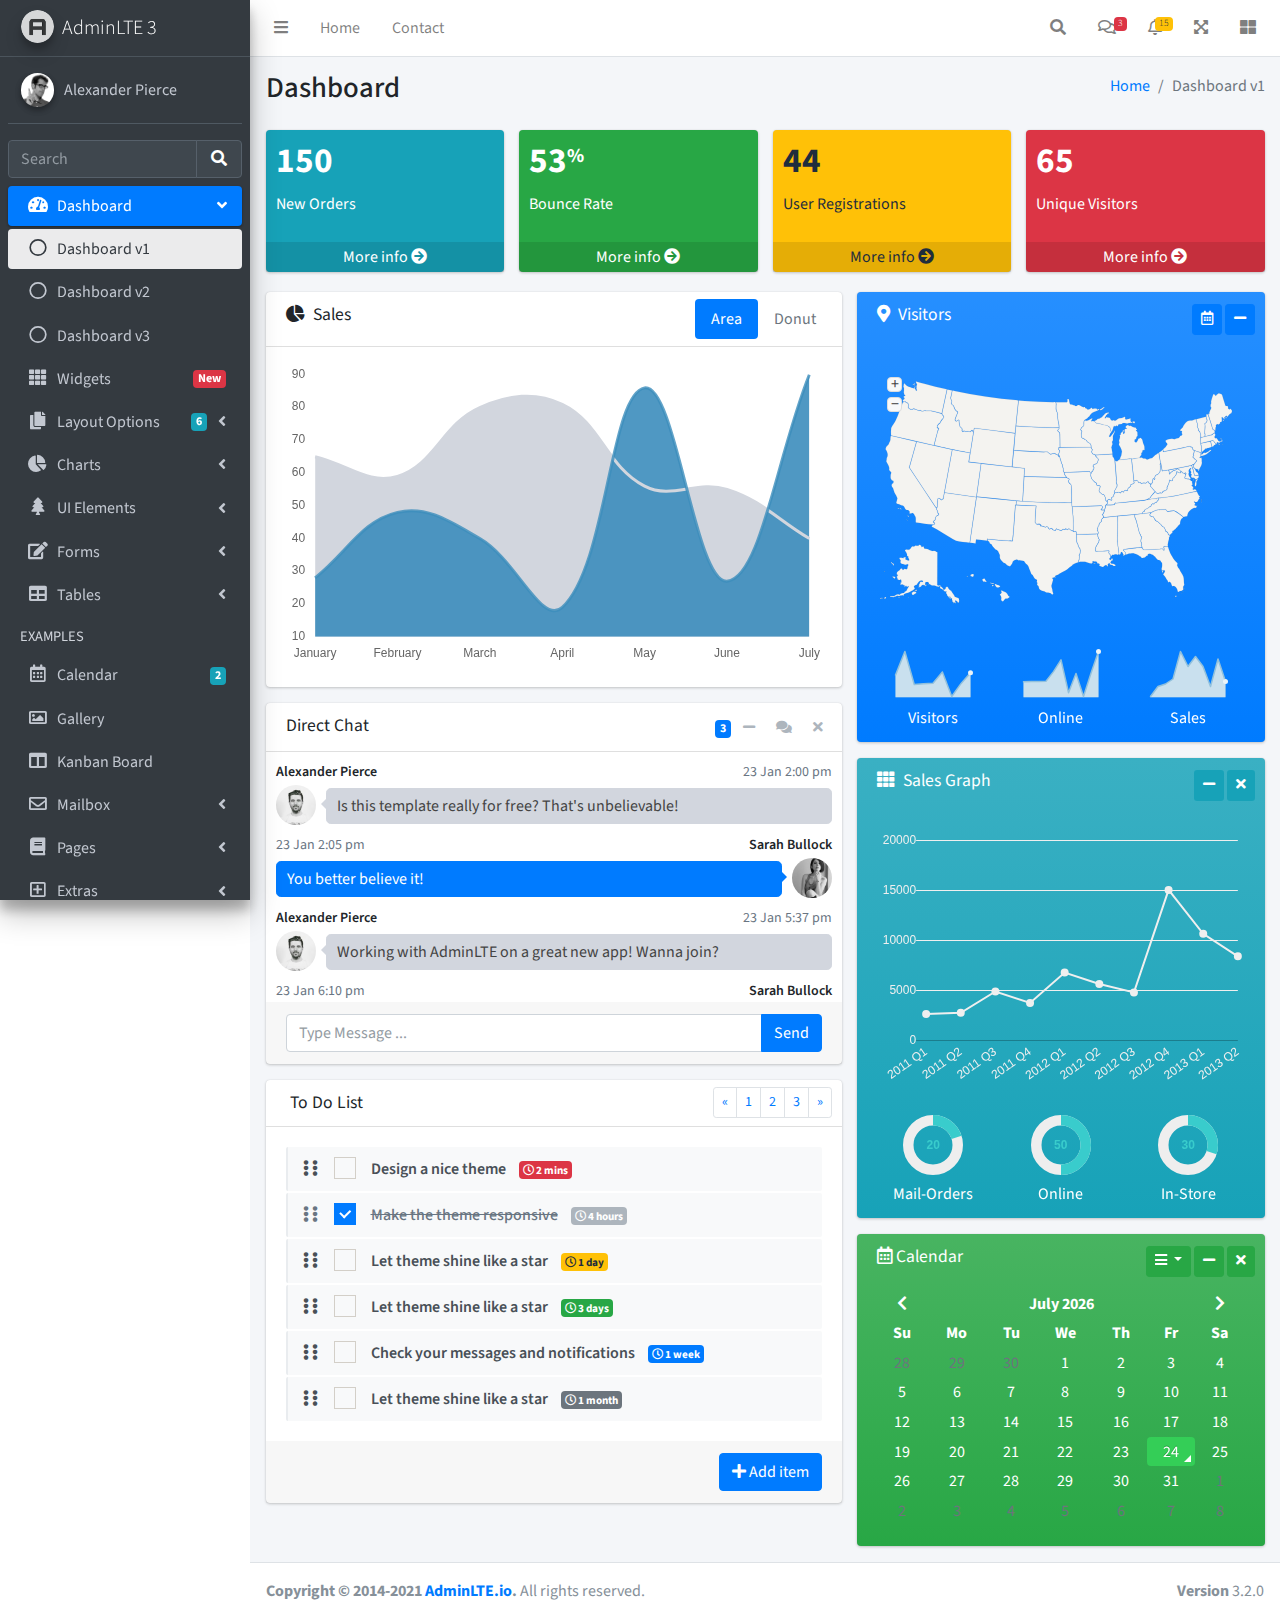
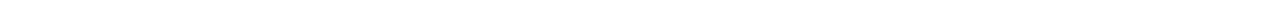
<file: AdminLTE-3.2.0/index.html>
<!DOCTYPE html>
<html lang="en">
<head>
  <meta charset="utf-8">
  <meta name="viewport" content="width=device-width, initial-scale=1">
  <title>AdminLTE 3 | Dashboard</title>

  <!-- Google Font: Source Sans Pro -->
  <link rel="stylesheet" href="https://fonts.googleapis.com/css?family=Source+Sans+Pro:300,400,400i,700&display=fallback">
  <!-- Font Awesome -->
  <link rel="stylesheet" href="plugins/fontawesome-free/css/all.min.css">
  <!-- Ionicons -->
  <link rel="stylesheet" href="https://code.ionicframework.com/ionicons/2.0.1/css/ionicons.min.css">
  <!-- Tempusdominus Bootstrap 4 -->
  <link rel="stylesheet" href="plugins/tempusdominus-bootstrap-4/css/tempusdominus-bootstrap-4.min.css">
  <!-- iCheck -->
  <link rel="stylesheet" href="plugins/icheck-bootstrap/icheck-bootstrap.min.css">
  <!-- JQVMap -->
  <link rel="stylesheet" href="plugins/jqvmap/jqvmap.min.css">
  <!-- Theme style -->
  <link rel="stylesheet" href="dist/css/adminlte.min.css">
  <!-- overlayScrollbars -->
  <link rel="stylesheet" href="plugins/overlayScrollbars/css/OverlayScrollbars.min.css">
  <!-- Daterange picker -->
  <link rel="stylesheet" href="plugins/daterangepicker/daterangepicker.css">
  <!-- summernote -->
  <link rel="stylesheet" href="plugins/summernote/summernote-bs4.min.css">
</head>
<body class="hold-transition sidebar-mini layout-fixed">
<div class="wrapper">

  <!-- Preloader -->
  <div class="preloader flex-column justify-content-center align-items-center">
    <img class="animation__shake" src="dist/img/AdminLTELogo.png" alt="AdminLTELogo" height="60" width="60">
  </div>

  <!-- Navbar -->
  <nav class="main-header navbar navbar-expand navbar-white navbar-light">
    <!-- Left navbar links -->
    <ul class="navbar-nav">
      <li class="nav-item">
        <a class="nav-link" data-widget="pushmenu" href="#" role="button"><i class="fas fa-bars"></i></a>
      </li>
      <li class="nav-item d-none d-sm-inline-block">
        <a href="index3.html" class="nav-link">Home</a>
      </li>
      <li class="nav-item d-none d-sm-inline-block">
        <a href="#" class="nav-link">Contact</a>
      </li>
    </ul>

    <!-- Right navbar links -->
    <ul class="navbar-nav ml-auto">
      <!-- Navbar Search -->
      <li class="nav-item">
        <a class="nav-link" data-widget="navbar-search" href="#" role="button">
          <i class="fas fa-search"></i>
        </a>
        <div class="navbar-search-block">
          <form class="form-inline">
            <div class="input-group input-group-sm">
              <input class="form-control form-control-navbar" type="search" placeholder="Search" aria-label="Search">
              <div class="input-group-append">
                <button class="btn btn-navbar" type="submit">
                  <i class="fas fa-search"></i>
                </button>
                <button class="btn btn-navbar" type="button" data-widget="navbar-search">
                  <i class="fas fa-times"></i>
                </button>
              </div>
            </div>
          </form>
        </div>
      </li>

      <!-- Messages Dropdown Menu -->
      <li class="nav-item dropdown">
        <a class="nav-link" data-toggle="dropdown" href="#">
          <i class="far fa-comments"></i>
          <span class="badge badge-danger navbar-badge">3</span>
        </a>
        <div class="dropdown-menu dropdown-menu-lg dropdown-menu-right">
          <a href="#" class="dropdown-item">
            <!-- Message Start -->
            <div class="media">
              <img src="dist/img/user1-128x128.jpg" alt="User Avatar" class="img-size-50 mr-3 img-circle">
              <div class="media-body">
                <h3 class="dropdown-item-title">
                  Brad Diesel
                  <span class="float-right text-sm text-danger"><i class="fas fa-star"></i></span>
                </h3>
                <p class="text-sm">Call me whenever you can...</p>
                <p class="text-sm text-muted"><i class="far fa-clock mr-1"></i> 4 Hours Ago</p>
              </div>
            </div>
            <!-- Message End -->
          </a>
          <div class="dropdown-divider"></div>
          <a href="#" class="dropdown-item">
            <!-- Message Start -->
            <div class="media">
              <img src="dist/img/user8-128x128.jpg" alt="User Avatar" class="img-size-50 img-circle mr-3">
              <div class="media-body">
                <h3 class="dropdown-item-title">
                  John Pierce
                  <span class="float-right text-sm text-muted"><i class="fas fa-star"></i></span>
                </h3>
                <p class="text-sm">I got your message bro</p>
                <p class="text-sm text-muted"><i class="far fa-clock mr-1"></i> 4 Hours Ago</p>
              </div>
            </div>
            <!-- Message End -->
          </a>
          <div class="dropdown-divider"></div>
          <a href="#" class="dropdown-item">
            <!-- Message Start -->
            <div class="media">
              <img src="dist/img/user3-128x128.jpg" alt="User Avatar" class="img-size-50 img-circle mr-3">
              <div class="media-body">
                <h3 class="dropdown-item-title">
                  Nora Silvester
                  <span class="float-right text-sm text-warning"><i class="fas fa-star"></i></span>
                </h3>
                <p class="text-sm">The subject goes here</p>
                <p class="text-sm text-muted"><i class="far fa-clock mr-1"></i> 4 Hours Ago</p>
              </div>
            </div>
            <!-- Message End -->
          </a>
          <div class="dropdown-divider"></div>
          <a href="#" class="dropdown-item dropdown-footer">See All Messages</a>
        </div>
      </li>
      <!-- Notifications Dropdown Menu -->
      <li class="nav-item dropdown">
        <a class="nav-link" data-toggle="dropdown" href="#">
          <i class="far fa-bell"></i>
          <span class="badge badge-warning navbar-badge">15</span>
        </a>
        <div class="dropdown-menu dropdown-menu-lg dropdown-menu-right">
          <span class="dropdown-item dropdown-header">15 Notifications</span>
          <div class="dropdown-divider"></div>
          <a href="#" class="dropdown-item">
            <i class="fas fa-envelope mr-2"></i> 4 new messages
            <span class="float-right text-muted text-sm">3 mins</span>
          </a>
          <div class="dropdown-divider"></div>
          <a href="#" class="dropdown-item">
            <i class="fas fa-users mr-2"></i> 8 friend requests
            <span class="float-right text-muted text-sm">12 hours</span>
          </a>
          <div class="dropdown-divider"></div>
          <a href="#" class="dropdown-item">
            <i class="fas fa-file mr-2"></i> 3 new reports
            <span class="float-right text-muted text-sm">2 days</span>
          </a>
          <div class="dropdown-divider"></div>
          <a href="#" class="dropdown-item dropdown-footer">See All Notifications</a>
        </div>
      </li>
      <li class="nav-item">
        <a class="nav-link" data-widget="fullscreen" href="#" role="button">
          <i class="fas fa-expand-arrows-alt"></i>
        </a>
      </li>
      <li class="nav-item">
        <a class="nav-link" data-widget="control-sidebar" data-controlsidebar-slide="true" href="#" role="button">
          <i class="fas fa-th-large"></i>
        </a>
      </li>
    </ul>
  </nav>
  <!-- /.navbar -->

  <!-- Main Sidebar Container -->
  <aside class="main-sidebar sidebar-dark-primary elevation-4">
    <!-- Brand Logo -->
    <a href="index3.html" class="brand-link">
      <img src="dist/img/AdminLTELogo.png" alt="AdminLTE Logo" class="brand-image img-circle elevation-3" style="opacity: .8">
      <span class="brand-text font-weight-light">AdminLTE 3</span>
    </a>

    <!-- Sidebar -->
    <div class="sidebar">
      <!-- Sidebar user panel (optional) -->
      <div class="user-panel mt-3 pb-3 mb-3 d-flex">
        <div class="image">
          <img src="dist/img/user2-160x160.jpg" class="img-circle elevation-2" alt="User Image">
        </div>
        <div class="info">
          <a href="#" class="d-block">Alexander Pierce</a>
        </div>
      </div>

      <!-- SidebarSearch Form -->
      <div class="form-inline">
        <div class="input-group" data-widget="sidebar-search">
          <input class="form-control form-control-sidebar" type="search" placeholder="Search" aria-label="Search">
          <div class="input-group-append">
            <button class="btn btn-sidebar">
              <i class="fas fa-search fa-fw"></i>
            </button>
          </div>
        </div>
      </div>

      <!-- Sidebar Menu -->
      <nav class="mt-2">
        <ul class="nav nav-pills nav-sidebar flex-column" data-widget="treeview" role="menu" data-accordion="false">
          <!-- Add icons to the links using the .nav-icon class
               with font-awesome or any other icon font library -->
          <li class="nav-item menu-open">
            <a href="#" class="nav-link active">
              <i class="nav-icon fas fa-tachometer-alt"></i>
              <p>
                Dashboard
                <i class="right fas fa-angle-left"></i>
              </p>
            </a>
            <ul class="nav nav-treeview">
              <li class="nav-item">
                <a href="./index.html" class="nav-link active">
                  <i class="far fa-circle nav-icon"></i>
                  <p>Dashboard v1</p>
                </a>
              </li>
              <li class="nav-item">
                <a href="./index2.html" class="nav-link">
                  <i class="far fa-circle nav-icon"></i>
                  <p>Dashboard v2</p>
                </a>
              </li>
              <li class="nav-item">
                <a href="./index3.html" class="nav-link">
                  <i class="far fa-circle nav-icon"></i>
                  <p>Dashboard v3</p>
                </a>
              </li>
            </ul>
          </li>
          <li class="nav-item">
            <a href="pages/widgets.html" class="nav-link">
              <i class="nav-icon fas fa-th"></i>
              <p>
                Widgets
                <span class="right badge badge-danger">New</span>
              </p>
            </a>
          </li>
          <li class="nav-item">
            <a href="#" class="nav-link">
              <i class="nav-icon fas fa-copy"></i>
              <p>
                Layout Options
                <i class="fas fa-angle-left right"></i>
                <span class="badge badge-info right">6</span>
              </p>
            </a>
            <ul class="nav nav-treeview">
              <li class="nav-item">
                <a href="pages/layout/top-nav.html" class="nav-link">
                  <i class="far fa-circle nav-icon"></i>
                  <p>Top Navigation</p>
                </a>
              </li>
              <li class="nav-item">
                <a href="pages/layout/top-nav-sidebar.html" class="nav-link">
                  <i class="far fa-circle nav-icon"></i>
                  <p>Top Navigation + Sidebar</p>
                </a>
              </li>
              <li class="nav-item">
                <a href="pages/layout/boxed.html" class="nav-link">
                  <i class="far fa-circle nav-icon"></i>
                  <p>Boxed</p>
                </a>
              </li>
              <li class="nav-item">
                <a href="pages/layout/fixed-sidebar.html" class="nav-link">
                  <i class="far fa-circle nav-icon"></i>
                  <p>Fixed Sidebar</p>
                </a>
              </li>
              <li class="nav-item">
                <a href="pages/layout/fixed-sidebar-custom.html" class="nav-link">
                  <i class="far fa-circle nav-icon"></i>
                  <p>Fixed Sidebar <small>+ Custom Area</small></p>
                </a>
              </li>
              <li class="nav-item">
                <a href="pages/layout/fixed-topnav.html" class="nav-link">
                  <i class="far fa-circle nav-icon"></i>
                  <p>Fixed Navbar</p>
                </a>
              </li>
              <li class="nav-item">
                <a href="pages/layout/fixed-footer.html" class="nav-link">
                  <i class="far fa-circle nav-icon"></i>
                  <p>Fixed Footer</p>
                </a>
              </li>
              <li class="nav-item">
                <a href="pages/layout/collapsed-sidebar.html" class="nav-link">
                  <i class="far fa-circle nav-icon"></i>
                  <p>Collapsed Sidebar</p>
                </a>
              </li>
            </ul>
          </li>
          <li class="nav-item">
            <a href="#" class="nav-link">
              <i class="nav-icon fas fa-chart-pie"></i>
              <p>
                Charts
                <i class="right fas fa-angle-left"></i>
              </p>
            </a>
            <ul class="nav nav-treeview">
              <li class="nav-item">
                <a href="pages/charts/chartjs.html" class="nav-link">
                  <i class="far fa-circle nav-icon"></i>
                  <p>ChartJS</p>
                </a>
              </li>
              <li class="nav-item">
                <a href="pages/charts/flot.html" class="nav-link">
                  <i class="far fa-circle nav-icon"></i>
                  <p>Flot</p>
                </a>
              </li>
              <li class="nav-item">
                <a href="pages/charts/inline.html" class="nav-link">
                  <i class="far fa-circle nav-icon"></i>
                  <p>Inline</p>
                </a>
              </li>
              <li class="nav-item">
                <a href="pages/charts/uplot.html" class="nav-link">
                  <i class="far fa-circle nav-icon"></i>
                  <p>uPlot</p>
                </a>
              </li>
            </ul>
          </li>
          <li class="nav-item">
            <a href="#" class="nav-link">
              <i class="nav-icon fas fa-tree"></i>
              <p>
                UI Elements
                <i class="fas fa-angle-left right"></i>
              </p>
            </a>
            <ul class="nav nav-treeview">
              <li class="nav-item">
                <a href="pages/UI/general.html" class="nav-link">
                  <i class="far fa-circle nav-icon"></i>
                  <p>General</p>
                </a>
              </li>
              <li class="nav-item">
                <a href="pages/UI/icons.html" class="nav-link">
                  <i class="far fa-circle nav-icon"></i>
                  <p>Icons</p>
                </a>
              </li>
              <li class="nav-item">
                <a href="pages/UI/buttons.html" class="nav-link">
                  <i class="far fa-circle nav-icon"></i>
                  <p>Buttons</p>
                </a>
              </li>
              <li class="nav-item">
                <a href="pages/UI/sliders.html" class="nav-link">
                  <i class="far fa-circle nav-icon"></i>
                  <p>Sliders</p>
                </a>
              </li>
              <li class="nav-item">
                <a href="pages/UI/modals.html" class="nav-link">
                  <i class="far fa-circle nav-icon"></i>
                  <p>Modals & Alerts</p>
                </a>
              </li>
              <li class="nav-item">
                <a href="pages/UI/navbar.html" class="nav-link">
                  <i class="far fa-circle nav-icon"></i>
                  <p>Navbar & Tabs</p>
                </a>
              </li>
              <li class="nav-item">
                <a href="pages/UI/timeline.html" class="nav-link">
                  <i class="far fa-circle nav-icon"></i>
                  <p>Timeline</p>
                </a>
              </li>
              <li class="nav-item">
                <a href="pages/UI/ribbons.html" class="nav-link">
                  <i class="far fa-circle nav-icon"></i>
                  <p>Ribbons</p>
                </a>
              </li>
            </ul>
          </li>
          <li class="nav-item">
            <a href="#" class="nav-link">
              <i class="nav-icon fas fa-edit"></i>
              <p>
                Forms
                <i class="fas fa-angle-left right"></i>
              </p>
            </a>
            <ul class="nav nav-treeview">
              <li class="nav-item">
                <a href="pages/forms/general.html" class="nav-link">
                  <i class="far fa-circle nav-icon"></i>
                  <p>General Elements</p>
                </a>
              </li>
              <li class="nav-item">
                <a href="pages/forms/advanced.html" class="nav-link">
                  <i class="far fa-circle nav-icon"></i>
                  <p>Advanced Elements</p>
                </a>
              </li>
              <li class="nav-item">
                <a href="pages/forms/editors.html" class="nav-link">
                  <i class="far fa-circle nav-icon"></i>
                  <p>Editors</p>
                </a>
              </li>
              <li class="nav-item">
                <a href="pages/forms/validation.html" class="nav-link">
                  <i class="far fa-circle nav-icon"></i>
                  <p>Validation</p>
                </a>
              </li>
            </ul>
          </li>
          <li class="nav-item">
            <a href="#" class="nav-link">
              <i class="nav-icon fas fa-table"></i>
              <p>
                Tables
                <i class="fas fa-angle-left right"></i>
              </p>
            </a>
            <ul class="nav nav-treeview">
              <li class="nav-item">
                <a href="pages/tables/simple.html" class="nav-link">
                  <i class="far fa-circle nav-icon"></i>
                  <p>Simple Tables</p>
                </a>
              </li>
              <li class="nav-item">
                <a href="pages/tables/data.html" class="nav-link">
                  <i class="far fa-circle nav-icon"></i>
                  <p>DataTables</p>
                </a>
              </li>
              <li class="nav-item">
                <a href="pages/tables/jsgrid.html" class="nav-link">
                  <i class="far fa-circle nav-icon"></i>
                  <p>jsGrid</p>
                </a>
              </li>
            </ul>
          </li>
          <li class="nav-header">EXAMPLES</li>
          <li class="nav-item">
            <a href="pages/calendar.html" class="nav-link">
              <i class="nav-icon far fa-calendar-alt"></i>
              <p>
                Calendar
                <span class="badge badge-info right">2</span>
              </p>
            </a>
          </li>
          <li class="nav-item">
            <a href="pages/gallery.html" class="nav-link">
              <i class="nav-icon far fa-image"></i>
              <p>
                Gallery
              </p>
            </a>
          </li>
          <li class="nav-item">
            <a href="pages/kanban.html" class="nav-link">
              <i class="nav-icon fas fa-columns"></i>
              <p>
                Kanban Board
              </p>
            </a>
          </li>
          <li class="nav-item">
            <a href="#" class="nav-link">
              <i class="nav-icon far fa-envelope"></i>
              <p>
                Mailbox
                <i class="fas fa-angle-left right"></i>
              </p>
            </a>
            <ul class="nav nav-treeview">
              <li class="nav-item">
                <a href="pages/mailbox/mailbox.html" class="nav-link">
                  <i class="far fa-circle nav-icon"></i>
                  <p>Inbox</p>
                </a>
              </li>
              <li class="nav-item">
                <a href="pages/mailbox/compose.html" class="nav-link">
                  <i class="far fa-circle nav-icon"></i>
                  <p>Compose</p>
                </a>
              </li>
              <li class="nav-item">
                <a href="pages/mailbox/read-mail.html" class="nav-link">
                  <i class="far fa-circle nav-icon"></i>
                  <p>Read</p>
                </a>
              </li>
            </ul>
          </li>
          <li class="nav-item">
            <a href="#" class="nav-link">
              <i class="nav-icon fas fa-book"></i>
              <p>
                Pages
                <i class="fas fa-angle-left right"></i>
              </p>
            </a>
            <ul class="nav nav-treeview">
              <li class="nav-item">
                <a href="pages/examples/invoice.html" class="nav-link">
                  <i class="far fa-circle nav-icon"></i>
                  <p>Invoice</p>
                </a>
              </li>
              <li class="nav-item">
                <a href="pages/examples/profile.html" class="nav-link">
                  <i class="far fa-circle nav-icon"></i>
                  <p>Profile</p>
                </a>
              </li>
              <li class="nav-item">
                <a href="pages/examples/e-commerce.html" class="nav-link">
                  <i class="far fa-circle nav-icon"></i>
                  <p>E-commerce</p>
                </a>
              </li>
              <li class="nav-item">
                <a href="pages/examples/projects.html" class="nav-link">
                  <i class="far fa-circle nav-icon"></i>
                  <p>Projects</p>
                </a>
              </li>
              <li class="nav-item">
                <a href="pages/examples/project-add.html" class="nav-link">
                  <i class="far fa-circle nav-icon"></i>
                  <p>Project Add</p>
                </a>
              </li>
              <li class="nav-item">
                <a href="pages/examples/project-edit.html" class="nav-link">
                  <i class="far fa-circle nav-icon"></i>
                  <p>Project Edit</p>
                </a>
              </li>
              <li class="nav-item">
                <a href="pages/examples/project-detail.html" class="nav-link">
                  <i class="far fa-circle nav-icon"></i>
                  <p>Project Detail</p>
                </a>
              </li>
              <li class="nav-item">
                <a href="pages/examples/contacts.html" class="nav-link">
                  <i class="far fa-circle nav-icon"></i>
                  <p>Contacts</p>
                </a>
              </li>
              <li class="nav-item">
                <a href="pages/examples/faq.html" class="nav-link">
                  <i class="far fa-circle nav-icon"></i>
                  <p>FAQ</p>
                </a>
              </li>
              <li class="nav-item">
                <a href="pages/examples/contact-us.html" class="nav-link">
                  <i class="far fa-circle nav-icon"></i>
                  <p>Contact us</p>
                </a>
              </li>
            </ul>
          </li>
          <li class="nav-item">
            <a href="#" class="nav-link">
              <i class="nav-icon far fa-plus-square"></i>
              <p>
                Extras
                <i class="fas fa-angle-left right"></i>
              </p>
            </a>
            <ul class="nav nav-treeview">
              <li class="nav-item">
                <a href="#" class="nav-link">
                  <i class="far fa-circle nav-icon"></i>
                  <p>
                    Login & Register v1
                    <i class="fas fa-angle-left right"></i>
                  </p>
                </a>
                <ul class="nav nav-treeview">
                  <li class="nav-item">
                    <a href="pages/examples/login.html" class="nav-link">
                      <i class="far fa-circle nav-icon"></i>
                      <p>Login v1</p>
                    </a>
                  </li>
                  <li class="nav-item">
                    <a href="pages/examples/register.html" class="nav-link">
                      <i class="far fa-circle nav-icon"></i>
                      <p>Register v1</p>
                    </a>
                  </li>
                  <li class="nav-item">
                    <a href="pages/examples/forgot-password.html" class="nav-link">
                      <i class="far fa-circle nav-icon"></i>
                      <p>Forgot Password v1</p>
                    </a>
                  </li>
                  <li class="nav-item">
                    <a href="pages/examples/recover-password.html" class="nav-link">
                      <i class="far fa-circle nav-icon"></i>
                      <p>Recover Password v1</p>
                    </a>
                  </li>
                </ul>
              </li>
              <li class="nav-item">
                <a href="#" class="nav-link">
                  <i class="far fa-circle nav-icon"></i>
                  <p>
                    Login & Register v2
                    <i class="fas fa-angle-left right"></i>
                  </p>
                </a>
                <ul class="nav nav-treeview">
                  <li class="nav-item">
                    <a href="pages/examples/login-v2.html" class="nav-link">
                      <i class="far fa-circle nav-icon"></i>
                      <p>Login v2</p>
                    </a>
                  </li>
                  <li class="nav-item">
                    <a href="pages/examples/register-v2.html" class="nav-link">
                      <i class="far fa-circle nav-icon"></i>
                      <p>Register v2</p>
                    </a>
                  </li>
                  <li class="nav-item">
                    <a href="pages/examples/forgot-password-v2.html" class="nav-link">
                      <i class="far fa-circle nav-icon"></i>
                      <p>Forgot Password v2</p>
                    </a>
                  </li>
                  <li class="nav-item">
                    <a href="pages/examples/recover-password-v2.html" class="nav-link">
                      <i class="far fa-circle nav-icon"></i>
                      <p>Recover Password v2</p>
                    </a>
                  </li>
                </ul>
              </li>
              <li class="nav-item">
                <a href="pages/examples/lockscreen.html" class="nav-link">
                  <i class="far fa-circle nav-icon"></i>
                  <p>Lockscreen</p>
                </a>
              </li>
              <li class="nav-item">
                <a href="pages/examples/legacy-user-menu.html" class="nav-link">
                  <i class="far fa-circle nav-icon"></i>
                  <p>Legacy User Menu</p>
                </a>
              </li>
              <li class="nav-item">
                <a href="pages/examples/language-menu.html" class="nav-link">
                  <i class="far fa-circle nav-icon"></i>
                  <p>Language Menu</p>
                </a>
              </li>
              <li class="nav-item">
                <a href="pages/examples/404.html" class="nav-link">
                  <i class="far fa-circle nav-icon"></i>
                  <p>Error 404</p>
                </a>
              </li>
              <li class="nav-item">
                <a href="pages/examples/500.html" class="nav-link">
                  <i class="far fa-circle nav-icon"></i>
                  <p>Error 500</p>
                </a>
              </li>
              <li class="nav-item">
                <a href="pages/examples/pace.html" class="nav-link">
                  <i class="far fa-circle nav-icon"></i>
                  <p>Pace</p>
                </a>
              </li>
              <li class="nav-item">
                <a href="pages/examples/blank.html" class="nav-link">
                  <i class="far fa-circle nav-icon"></i>
                  <p>Blank Page</p>
                </a>
              </li>
              <li class="nav-item">
                <a href="starter.html" class="nav-link">
                  <i class="far fa-circle nav-icon"></i>
                  <p>Starter Page</p>
                </a>
              </li>
            </ul>
          </li>
          <li class="nav-item">
            <a href="#" class="nav-link">
              <i class="nav-icon fas fa-search"></i>
              <p>
                Search
                <i class="fas fa-angle-left right"></i>
              </p>
            </a>
            <ul class="nav nav-treeview">
              <li class="nav-item">
                <a href="pages/search/simple.html" class="nav-link">
                  <i class="far fa-circle nav-icon"></i>
                  <p>Simple Search</p>
                </a>
              </li>
              <li class="nav-item">
                <a href="pages/search/enhanced.html" class="nav-link">
                  <i class="far fa-circle nav-icon"></i>
                  <p>Enhanced</p>
                </a>
              </li>
            </ul>
          </li>
          <li class="nav-header">MISCELLANEOUS</li>
          <li class="nav-item">
            <a href="iframe.html" class="nav-link">
              <i class="nav-icon fas fa-ellipsis-h"></i>
              <p>Tabbed IFrame Plugin</p>
            </a>
          </li>
          <li class="nav-item">
            <a href="https://adminlte.io/docs/3.1/" class="nav-link">
              <i class="nav-icon fas fa-file"></i>
              <p>Documentation</p>
            </a>
          </li>
          <li class="nav-header">MULTI LEVEL EXAMPLE</li>
          <li class="nav-item">
            <a href="#" class="nav-link">
              <i class="fas fa-circle nav-icon"></i>
              <p>Level 1</p>
            </a>
          </li>
          <li class="nav-item">
            <a href="#" class="nav-link">
              <i class="nav-icon fas fa-circle"></i>
              <p>
                Level 1
                <i class="right fas fa-angle-left"></i>
              </p>
            </a>
            <ul class="nav nav-treeview">
              <li class="nav-item">
                <a href="#" class="nav-link">
                  <i class="far fa-circle nav-icon"></i>
                  <p>Level 2</p>
                </a>
              </li>
              <li class="nav-item">
                <a href="#" class="nav-link">
                  <i class="far fa-circle nav-icon"></i>
                  <p>
                    Level 2
                    <i class="right fas fa-angle-left"></i>
                  </p>
                </a>
                <ul class="nav nav-treeview">
                  <li class="nav-item">
                    <a href="#" class="nav-link">
                      <i class="far fa-dot-circle nav-icon"></i>
                      <p>Level 3</p>
                    </a>
                  </li>
                  <li class="nav-item">
                    <a href="#" class="nav-link">
                      <i class="far fa-dot-circle nav-icon"></i>
                      <p>Level 3</p>
                    </a>
                  </li>
                  <li class="nav-item">
                    <a href="#" class="nav-link">
                      <i class="far fa-dot-circle nav-icon"></i>
                      <p>Level 3</p>
                    </a>
                  </li>
                </ul>
              </li>
              <li class="nav-item">
                <a href="#" class="nav-link">
                  <i class="far fa-circle nav-icon"></i>
                  <p>Level 2</p>
                </a>
              </li>
            </ul>
          </li>
          <li class="nav-item">
            <a href="#" class="nav-link">
              <i class="fas fa-circle nav-icon"></i>
              <p>Level 1</p>
            </a>
          </li>
          <li class="nav-header">LABELS</li>
          <li class="nav-item">
            <a href="#" class="nav-link">
              <i class="nav-icon far fa-circle text-danger"></i>
              <p class="text">Important</p>
            </a>
          </li>
          <li class="nav-item">
            <a href="#" class="nav-link">
              <i class="nav-icon far fa-circle text-warning"></i>
              <p>Warning</p>
            </a>
          </li>
          <li class="nav-item">
            <a href="#" class="nav-link">
              <i class="nav-icon far fa-circle text-info"></i>
              <p>Informational</p>
            </a>
          </li>
        </ul>
      </nav>
      <!-- /.sidebar-menu -->
    </div>
    <!-- /.sidebar -->
  </aside>

  <!-- Content Wrapper. Contains page content -->
  <div class="content-wrapper">
    <!-- Content Header (Page header) -->
    <div class="content-header">
      <div class="container-fluid">
        <div class="row mb-2">
          <div class="col-sm-6">
            <h1 class="m-0">Dashboard</h1>
          </div><!-- /.col -->
          <div class="col-sm-6">
            <ol class="breadcrumb float-sm-right">
              <li class="breadcrumb-item"><a href="#">Home</a></li>
              <li class="breadcrumb-item active">Dashboard v1</li>
            </ol>
          </div><!-- /.col -->
        </div><!-- /.row -->
      </div><!-- /.container-fluid -->
    </div>
    <!-- /.content-header -->

    <!-- Main content -->
    <section class="content">
      <div class="container-fluid">
        <!-- Small boxes (Stat box) -->
        <div class="row">
          <div class="col-lg-3 col-6">
            <!-- small box -->
            <div class="small-box bg-info">
              <div class="inner">
                <h3>150</h3>

                <p>New Orders</p>
              </div>
              <div class="icon">
                <i class="ion ion-bag"></i>
              </div>
              <a href="#" class="small-box-footer">More info <i class="fas fa-arrow-circle-right"></i></a>
            </div>
          </div>
          <!-- ./col -->
          <div class="col-lg-3 col-6">
            <!-- small box -->
            <div class="small-box bg-success">
              <div class="inner">
                <h3>53<sup style="font-size: 20px">%</sup></h3>

                <p>Bounce Rate</p>
              </div>
              <div class="icon">
                <i class="ion ion-stats-bars"></i>
              </div>
              <a href="#" class="small-box-footer">More info <i class="fas fa-arrow-circle-right"></i></a>
            </div>
          </div>
          <!-- ./col -->
          <div class="col-lg-3 col-6">
            <!-- small box -->
            <div class="small-box bg-warning">
              <div class="inner">
                <h3>44</h3>

                <p>User Registrations</p>
              </div>
              <div class="icon">
                <i class="ion ion-person-add"></i>
              </div>
              <a href="#" class="small-box-footer">More info <i class="fas fa-arrow-circle-right"></i></a>
            </div>
          </div>
          <!-- ./col -->
          <div class="col-lg-3 col-6">
            <!-- small box -->
            <div class="small-box bg-danger">
              <div class="inner">
                <h3>65</h3>

                <p>Unique Visitors</p>
              </div>
              <div class="icon">
                <i class="ion ion-pie-graph"></i>
              </div>
              <a href="#" class="small-box-footer">More info <i class="fas fa-arrow-circle-right"></i></a>
            </div>
          </div>
          <!-- ./col -->
        </div>
        <!-- /.row -->
        <!-- Main row -->
        <div class="row">
          <!-- Left col -->
          <section class="col-lg-7 connectedSortable">
            <!-- Custom tabs (Charts with tabs)-->
            <div class="card">
              <div class="card-header">
                <h3 class="card-title">
                  <i class="fas fa-chart-pie mr-1"></i>
                  Sales
                </h3>
                <div class="card-tools">
                  <ul class="nav nav-pills ml-auto">
                    <li class="nav-item">
                      <a class="nav-link active" href="#revenue-chart" data-toggle="tab">Area</a>
                    </li>
                    <li class="nav-item">
                      <a class="nav-link" href="#sales-chart" data-toggle="tab">Donut</a>
                    </li>
                  </ul>
                </div>
              </div><!-- /.card-header -->
              <div class="card-body">
                <div class="tab-content p-0">
                  <!-- Morris chart - Sales -->
                  <div class="chart tab-pane active" id="revenue-chart"
                       style="position: relative; height: 300px;">
                      <canvas id="revenue-chart-canvas" height="300" style="height: 300px;"></canvas>
                   </div>
                  <div class="chart tab-pane" id="sales-chart" style="position: relative; height: 300px;">
                    <canvas id="sales-chart-canvas" height="300" style="height: 300px;"></canvas>
                  </div>
                </div>
              </div><!-- /.card-body -->
            </div>
            <!-- /.card -->

            <!-- DIRECT CHAT -->
            <div class="card direct-chat direct-chat-primary">
              <div class="card-header">
                <h3 class="card-title">Direct Chat</h3>

                <div class="card-tools">
                  <span title="3 New Messages" class="badge badge-primary">3</span>
                  <button type="button" class="btn btn-tool" data-card-widget="collapse">
                    <i class="fas fa-minus"></i>
                  </button>
                  <button type="button" class="btn btn-tool" title="Contacts" data-widget="chat-pane-toggle">
                    <i class="fas fa-comments"></i>
                  </button>
                  <button type="button" class="btn btn-tool" data-card-widget="remove">
                    <i class="fas fa-times"></i>
                  </button>
                </div>
              </div>
              <!-- /.card-header -->
              <div class="card-body">
                <!-- Conversations are loaded here -->
                <div class="direct-chat-messages">
                  <!-- Message. Default to the left -->
                  <div class="direct-chat-msg">
                    <div class="direct-chat-infos clearfix">
                      <span class="direct-chat-name float-left">Alexander Pierce</span>
                      <span class="direct-chat-timestamp float-right">23 Jan 2:00 pm</span>
                    </div>
                    <!-- /.direct-chat-infos -->
                    <img class="direct-chat-img" src="dist/img/user1-128x128.jpg" alt="message user image">
                    <!-- /.direct-chat-img -->
                    <div class="direct-chat-text">
                      Is this template really for free? That's unbelievable!
                    </div>
                    <!-- /.direct-chat-text -->
                  </div>
                  <!-- /.direct-chat-msg -->

                  <!-- Message to the right -->
                  <div class="direct-chat-msg right">
                    <div class="direct-chat-infos clearfix">
                      <span class="direct-chat-name float-right">Sarah Bullock</span>
                      <span class="direct-chat-timestamp float-left">23 Jan 2:05 pm</span>
                    </div>
                    <!-- /.direct-chat-infos -->
                    <img class="direct-chat-img" src="dist/img/user3-128x128.jpg" alt="message user image">
                    <!-- /.direct-chat-img -->
                    <div class="direct-chat-text">
                      You better believe it!
                    </div>
                    <!-- /.direct-chat-text -->
                  </div>
                  <!-- /.direct-chat-msg -->

                  <!-- Message. Default to the left -->
                  <div class="direct-chat-msg">
                    <div class="direct-chat-infos clearfix">
                      <span class="direct-chat-name float-left">Alexander Pierce</span>
                      <span class="direct-chat-timestamp float-right">23 Jan 5:37 pm</span>
                    </div>
                    <!-- /.direct-chat-infos -->
                    <img class="direct-chat-img" src="dist/img/user1-128x128.jpg" alt="message user image">
                    <!-- /.direct-chat-img -->
                    <div class="direct-chat-text">
                      Working with AdminLTE on a great new app! Wanna join?
                    </div>
                    <!-- /.direct-chat-text -->
                  </div>
                  <!-- /.direct-chat-msg -->

                  <!-- Message to the right -->
                  <div class="direct-chat-msg right">
                    <div class="direct-chat-infos clearfix">
                      <span class="direct-chat-name float-right">Sarah Bullock</span>
                      <span class="direct-chat-timestamp float-left">23 Jan 6:10 pm</span>
                    </div>
                    <!-- /.direct-chat-infos -->
                    <img class="direct-chat-img" src="dist/img/user3-128x128.jpg" alt="message user image">
                    <!-- /.direct-chat-img -->
                    <div class="direct-chat-text">
                      I would love to.
                    </div>
                    <!-- /.direct-chat-text -->
                  </div>
                  <!-- /.direct-chat-msg -->

                </div>
                <!--/.direct-chat-messages-->

                <!-- Contacts are loaded here -->
                <div class="direct-chat-contacts">
                  <ul class="contacts-list">
                    <li>
                      <a href="#">
                        <img class="contacts-list-img" src="dist/img/user1-128x128.jpg" alt="User Avatar">

                        <div class="contacts-list-info">
                          <span class="contacts-list-name">
                            Count Dracula
                            <small class="contacts-list-date float-right">2/28/2015</small>
                          </span>
                          <span class="contacts-list-msg">How have you been? I was...</span>
                        </div>
                        <!-- /.contacts-list-info -->
                      </a>
                    </li>
                    <!-- End Contact Item -->
                    <li>
                      <a href="#">
                        <img class="contacts-list-img" src="dist/img/user7-128x128.jpg" alt="User Avatar">

                        <div class="contacts-list-info">
                          <span class="contacts-list-name">
                            Sarah Doe
                            <small class="contacts-list-date float-right">2/23/2015</small>
                          </span>
                          <span class="contacts-list-msg">I will be waiting for...</span>
                        </div>
                        <!-- /.contacts-list-info -->
                      </a>
                    </li>
                    <!-- End Contact Item -->
                    <li>
                      <a href="#">
                        <img class="contacts-list-img" src="dist/img/user3-128x128.jpg" alt="User Avatar">

                        <div class="contacts-list-info">
                          <span class="contacts-list-name">
                            Nadia Jolie
                            <small class="contacts-list-date float-right">2/20/2015</small>
                          </span>
                          <span class="contacts-list-msg">I'll call you back at...</span>
                        </div>
                        <!-- /.contacts-list-info -->
                      </a>
                    </li>
                    <!-- End Contact Item -->
                    <li>
                      <a href="#">
                        <img class="contacts-list-img" src="dist/img/user5-128x128.jpg" alt="User Avatar">

                        <div class="contacts-list-info">
                          <span class="contacts-list-name">
                            Nora S. Vans
                            <small class="contacts-list-date float-right">2/10/2015</small>
                          </span>
                          <span class="contacts-list-msg">Where is your new...</span>
                        </div>
                        <!-- /.contacts-list-info -->
                      </a>
                    </li>
                    <!-- End Contact Item -->
                    <li>
                      <a href="#">
                        <img class="contacts-list-img" src="dist/img/user6-128x128.jpg" alt="User Avatar">

                        <div class="contacts-list-info">
                          <span class="contacts-list-name">
                            John K.
                            <small class="contacts-list-date float-right">1/27/2015</small>
                          </span>
                          <span class="contacts-list-msg">Can I take a look at...</span>
                        </div>
                        <!-- /.contacts-list-info -->
                      </a>
                    </li>
                    <!-- End Contact Item -->
                    <li>
                      <a href="#">
                        <img class="contacts-list-img" src="dist/img/user8-128x128.jpg" alt="User Avatar">

                        <div class="contacts-list-info">
                          <span class="contacts-list-name">
                            Kenneth M.
                            <small class="contacts-list-date float-right">1/4/2015</small>
                          </span>
                          <span class="contacts-list-msg">Never mind I found...</span>
                        </div>
                        <!-- /.contacts-list-info -->
                      </a>
                    </li>
                    <!-- End Contact Item -->
                  </ul>
                  <!-- /.contacts-list -->
                </div>
                <!-- /.direct-chat-pane -->
              </div>
              <!-- /.card-body -->
              <div class="card-footer">
                <form action="#" method="post">
                  <div class="input-group">
                    <input type="text" name="message" placeholder="Type Message ..." class="form-control">
                    <span class="input-group-append">
                      <button type="button" class="btn btn-primary">Send</button>
                    </span>
                  </div>
                </form>
              </div>
              <!-- /.card-footer-->
            </div>
            <!--/.direct-chat -->

            <!-- TO DO List -->
            <div class="card">
              <div class="card-header">
                <h3 class="card-title">
                  <i class="ion ion-clipboard mr-1"></i>
                  To Do List
                </h3>

                <div class="card-tools">
                  <ul class="pagination pagination-sm">
                    <li class="page-item"><a href="#" class="page-link">&laquo;</a></li>
                    <li class="page-item"><a href="#" class="page-link">1</a></li>
                    <li class="page-item"><a href="#" class="page-link">2</a></li>
                    <li class="page-item"><a href="#" class="page-link">3</a></li>
                    <li class="page-item"><a href="#" class="page-link">&raquo;</a></li>
                  </ul>
                </div>
              </div>
              <!-- /.card-header -->
              <div class="card-body">
                <ul class="todo-list" data-widget="todo-list">
                  <li>
                    <!-- drag handle -->
                    <span class="handle">
                      <i class="fas fa-ellipsis-v"></i>
                      <i class="fas fa-ellipsis-v"></i>
                    </span>
                    <!-- checkbox -->
                    <div  class="icheck-primary d-inline ml-2">
                      <input type="checkbox" value="" name="todo1" id="todoCheck1">
                      <label for="todoCheck1"></label>
                    </div>
                    <!-- todo text -->
                    <span class="text">Design a nice theme</span>
                    <!-- Emphasis label -->
                    <small class="badge badge-danger"><i class="far fa-clock"></i> 2 mins</small>
                    <!-- General tools such as edit or delete-->
                    <div class="tools">
                      <i class="fas fa-edit"></i>
                      <i class="fas fa-trash-o"></i>
                    </div>
                  </li>
                  <li>
                    <span class="handle">
                      <i class="fas fa-ellipsis-v"></i>
                      <i class="fas fa-ellipsis-v"></i>
                    </span>
                    <div  class="icheck-primary d-inline ml-2">
                      <input type="checkbox" value="" name="todo2" id="todoCheck2" checked>
                      <label for="todoCheck2"></label>
                    </div>
                    <span class="text">Make the theme responsive</span>
                    <small class="badge badge-info"><i class="far fa-clock"></i> 4 hours</small>
                    <div class="tools">
                      <i class="fas fa-edit"></i>
                      <i class="fas fa-trash-o"></i>
                    </div>
                  </li>
                  <li>
                    <span class="handle">
                      <i class="fas fa-ellipsis-v"></i>
                      <i class="fas fa-ellipsis-v"></i>
                    </span>
                    <div  class="icheck-primary d-inline ml-2">
                      <input type="checkbox" value="" name="todo3" id="todoCheck3">
                      <label for="todoCheck3"></label>
                    </div>
                    <span class="text">Let theme shine like a star</span>
                    <small class="badge badge-warning"><i class="far fa-clock"></i> 1 day</small>
                    <div class="tools">
                      <i class="fas fa-edit"></i>
                      <i class="fas fa-trash-o"></i>
                    </div>
                  </li>
                  <li>
                    <span class="handle">
                      <i class="fas fa-ellipsis-v"></i>
                      <i class="fas fa-ellipsis-v"></i>
                    </span>
                    <div  class="icheck-primary d-inline ml-2">
                      <input type="checkbox" value="" name="todo4" id="todoCheck4">
                      <label for="todoCheck4"></label>
                    </div>
                    <span class="text">Let theme shine like a star</span>
                    <small class="badge badge-success"><i class="far fa-clock"></i> 3 days</small>
                    <div class="tools">
                      <i class="fas fa-edit"></i>
                      <i class="fas fa-trash-o"></i>
                    </div>
                  </li>
                  <li>
                    <span class="handle">
                      <i class="fas fa-ellipsis-v"></i>
                      <i class="fas fa-ellipsis-v"></i>
                    </span>
                    <div  class="icheck-primary d-inline ml-2">
                      <input type="checkbox" value="" name="todo5" id="todoCheck5">
                      <label for="todoCheck5"></label>
                    </div>
                    <span class="text">Check your messages and notifications</span>
                    <small class="badge badge-primary"><i class="far fa-clock"></i> 1 week</small>
                    <div class="tools">
                      <i class="fas fa-edit"></i>
                      <i class="fas fa-trash-o"></i>
                    </div>
                  </li>
                  <li>
                    <span class="handle">
                      <i class="fas fa-ellipsis-v"></i>
                      <i class="fas fa-ellipsis-v"></i>
                    </span>
                    <div  class="icheck-primary d-inline ml-2">
                      <input type="checkbox" value="" name="todo6" id="todoCheck6">
                      <label for="todoCheck6"></label>
                    </div>
                    <span class="text">Let theme shine like a star</span>
                    <small class="badge badge-secondary"><i class="far fa-clock"></i> 1 month</small>
                    <div class="tools">
                      <i class="fas fa-edit"></i>
                      <i class="fas fa-trash-o"></i>
                    </div>
                  </li>
                </ul>
              </div>
              <!-- /.card-body -->
              <div class="card-footer clearfix">
                <button type="button" class="btn btn-primary float-right"><i class="fas fa-plus"></i> Add item</button>
              </div>
            </div>
            <!-- /.card -->
          </section>
          <!-- /.Left col -->
          <!-- right col (We are only adding the ID to make the widgets sortable)-->
          <section class="col-lg-5 connectedSortable">

            <!-- Map card -->
            <div class="card bg-gradient-primary">
              <div class="card-header border-0">
                <h3 class="card-title">
                  <i class="fas fa-map-marker-alt mr-1"></i>
                  Visitors
                </h3>
                <!-- card tools -->
                <div class="card-tools">
                  <button type="button" class="btn btn-primary btn-sm daterange" title="Date range">
                    <i class="far fa-calendar-alt"></i>
                  </button>
                  <button type="button" class="btn btn-primary btn-sm" data-card-widget="collapse" title="Collapse">
                    <i class="fas fa-minus"></i>
                  </button>
                </div>
                <!-- /.card-tools -->
              </div>
              <div class="card-body">
                <div id="world-map" style="height: 250px; width: 100%;"></div>
              </div>
              <!-- /.card-body-->
              <div class="card-footer bg-transparent">
                <div class="row">
                  <div class="col-4 text-center">
                    <div id="sparkline-1"></div>
                    <div class="text-white">Visitors</div>
                  </div>
                  <!-- ./col -->
                  <div class="col-4 text-center">
                    <div id="sparkline-2"></div>
                    <div class="text-white">Online</div>
                  </div>
                  <!-- ./col -->
                  <div class="col-4 text-center">
                    <div id="sparkline-3"></div>
                    <div class="text-white">Sales</div>
                  </div>
                  <!-- ./col -->
                </div>
                <!-- /.row -->
              </div>
            </div>
            <!-- /.card -->

            <!-- solid sales graph -->
            <div class="card bg-gradient-info">
              <div class="card-header border-0">
                <h3 class="card-title">
                  <i class="fas fa-th mr-1"></i>
                  Sales Graph
                </h3>

                <div class="card-tools">
                  <button type="button" class="btn bg-info btn-sm" data-card-widget="collapse">
                    <i class="fas fa-minus"></i>
                  </button>
                  <button type="button" class="btn bg-info btn-sm" data-card-widget="remove">
                    <i class="fas fa-times"></i>
                  </button>
                </div>
              </div>
              <div class="card-body">
                <canvas class="chart" id="line-chart" style="min-height: 250px; height: 250px; max-height: 250px; max-width: 100%;"></canvas>
              </div>
              <!-- /.card-body -->
              <div class="card-footer bg-transparent">
                <div class="row">
                  <div class="col-4 text-center">
                    <input type="text" class="knob" data-readonly="true" value="20" data-width="60" data-height="60"
                           data-fgColor="#39CCCC">

                    <div class="text-white">Mail-Orders</div>
                  </div>
                  <!-- ./col -->
                  <div class="col-4 text-center">
                    <input type="text" class="knob" data-readonly="true" value="50" data-width="60" data-height="60"
                           data-fgColor="#39CCCC">

                    <div class="text-white">Online</div>
                  </div>
                  <!-- ./col -->
                  <div class="col-4 text-center">
                    <input type="text" class="knob" data-readonly="true" value="30" data-width="60" data-height="60"
                           data-fgColor="#39CCCC">

                    <div class="text-white">In-Store</div>
                  </div>
                  <!-- ./col -->
                </div>
                <!-- /.row -->
              </div>
              <!-- /.card-footer -->
            </div>
            <!-- /.card -->

            <!-- Calendar -->
            <div class="card bg-gradient-success">
              <div class="card-header border-0">

                <h3 class="card-title">
                  <i class="far fa-calendar-alt"></i>
                  Calendar
                </h3>
                <!-- tools card -->
                <div class="card-tools">
                  <!-- button with a dropdown -->
                  <div class="btn-group">
                    <button type="button" class="btn btn-success btn-sm dropdown-toggle" data-toggle="dropdown" data-offset="-52">
                      <i class="fas fa-bars"></i>
                    </button>
                    <div class="dropdown-menu" role="menu">
                      <a href="#" class="dropdown-item">Add new event</a>
                      <a href="#" class="dropdown-item">Clear events</a>
                      <div class="dropdown-divider"></div>
                      <a href="#" class="dropdown-item">View calendar</a>
                    </div>
                  </div>
                  <button type="button" class="btn btn-success btn-sm" data-card-widget="collapse">
                    <i class="fas fa-minus"></i>
                  </button>
                  <button type="button" class="btn btn-success btn-sm" data-card-widget="remove">
                    <i class="fas fa-times"></i>
                  </button>
                </div>
                <!-- /. tools -->
              </div>
              <!-- /.card-header -->
              <div class="card-body pt-0">
                <!--The calendar -->
                <div id="calendar" style="width: 100%"></div>
              </div>
              <!-- /.card-body -->
            </div>
            <!-- /.card -->
          </section>
          <!-- right col -->
        </div>
        <!-- /.row (main row) -->
      </div><!-- /.container-fluid -->
    </section>
    <!-- /.content -->
  </div>
  <!-- /.content-wrapper -->
  <footer class="main-footer">
    <strong>Copyright &copy; 2014-2021 <a href="https://adminlte.io">AdminLTE.io</a>.</strong>
    All rights reserved.
    <div class="float-right d-none d-sm-inline-block">
      <b>Version</b> 3.2.0
    </div>
  </footer>

  <!-- Control Sidebar -->
  <aside class="control-sidebar control-sidebar-dark">
    <!-- Control sidebar content goes here -->
  </aside>
  <!-- /.control-sidebar -->
</div>
<!-- ./wrapper -->

<!-- jQuery -->
<script src="plugins/jquery/jquery.min.js"></script>
<!-- jQuery UI 1.11.4 -->
<script src="plugins/jquery-ui/jquery-ui.min.js"></script>
<!-- Resolve conflict in jQuery UI tooltip with Bootstrap tooltip -->
<script>
  $.widget.bridge('uibutton', $.ui.button)
</script>
<!-- Bootstrap 4 -->
<script src="plugins/bootstrap/js/bootstrap.bundle.min.js"></script>
<!-- ChartJS -->
<script src="plugins/chart.js/Chart.min.js"></script>
<!-- Sparkline -->
<script src="plugins/sparklines/sparkline.js"></script>
<!-- JQVMap -->
<script src="plugins/jqvmap/jquery.vmap.min.js"></script>
<script src="plugins/jqvmap/maps/jquery.vmap.usa.js"></script>
<!-- jQuery Knob Chart -->
<script src="plugins/jquery-knob/jquery.knob.min.js"></script>
<!-- daterangepicker -->
<script src="plugins/moment/moment.min.js"></script>
<script src="plugins/daterangepicker/daterangepicker.js"></script>
<!-- Tempusdominus Bootstrap 4 -->
<script src="plugins/tempusdominus-bootstrap-4/js/tempusdominus-bootstrap-4.min.js"></script>
<!-- Summernote -->
<script src="plugins/summernote/summernote-bs4.min.js"></script>
<!-- overlayScrollbars -->
<script src="plugins/overlayScrollbars/js/jquery.overlayScrollbars.min.js"></script>
<!-- AdminLTE App -->
<script src="dist/js/adminlte.js"></script>
<!-- AdminLTE for demo purposes -->
<script src="dist/js/demo.js"></script>
<!-- AdminLTE dashboard demo (This is only for demo purposes) -->
<script src="dist/js/pages/dashboard.js"></script>
</body>
</html>
</file>
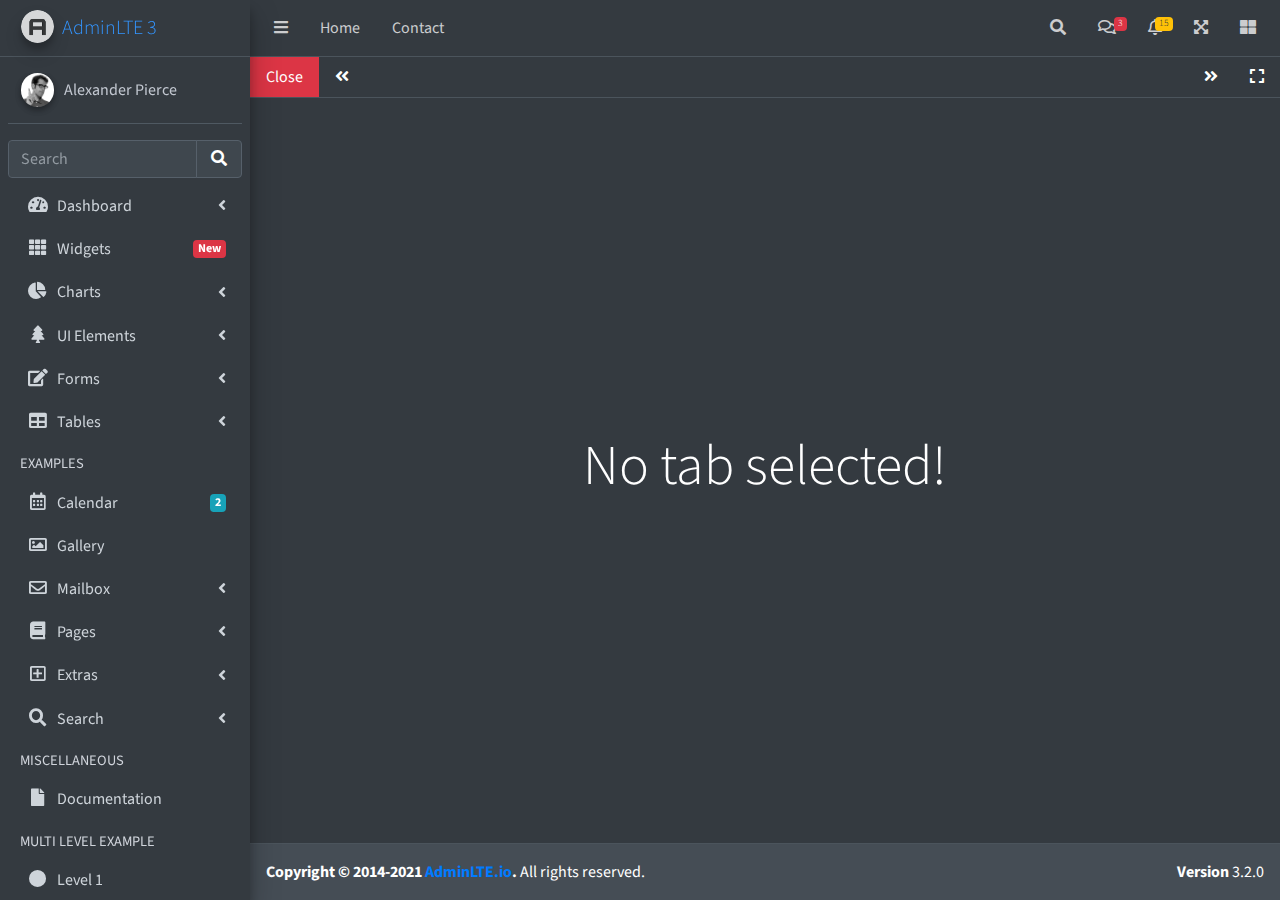
<file: AdminLTE-3.2.0/iframe-dark.html>
<!DOCTYPE html>
<html lang="en">
<head>
  <meta charset="utf-8">
  <meta name="viewport" content="width=device-width, initial-scale=1">
  <title>AdminLTE 3 | Tabbed IFrames</title>

  <!-- Google Font: Source Sans Pro -->
  <link rel="stylesheet" href="https://fonts.googleapis.com/css?family=Source+Sans+Pro:300,400,400i,700&display=fallback">
  <!-- Font Awesome -->
  <link rel="stylesheet" href="plugins/fontawesome-free/css/all.min.css">
  <!-- Theme style -->
  <link rel="stylesheet" href="dist/css/adminlte.min.css">
  <!-- overlayScrollbars -->
  <link rel="stylesheet" href="plugins/overlayScrollbars/css/OverlayScrollbars.min.css">
</head>
<body class="hold-transition sidebar-mini layout-fixed dark-mode" data-panel-auto-height-mode="height">
<div class="wrapper">

  <!-- Navbar -->
  <nav class="main-header navbar navbar-expand navbar-dark">
    <!-- Left navbar links -->
    <ul class="navbar-nav">
      <li class="nav-item">
        <a class="nav-link" data-widget="pushmenu" href="#" role="button"><i class="fas fa-bars"></i></a>
      </li>
      <li class="nav-item d-none d-sm-inline-block">
        <a href="index3.html" class="nav-link">Home</a>
      </li>
      <li class="nav-item d-none d-sm-inline-block">
        <a href="#" class="nav-link">Contact</a>
      </li>
    </ul>

    <!-- Right navbar links -->
    <ul class="navbar-nav ml-auto">
      <!-- Navbar Search -->
      <li class="nav-item">
        <a class="nav-link" data-widget="navbar-search" href="#" role="button">
          <i class="fas fa-search"></i>
        </a>
        <div class="navbar-search-block">
          <form class="form-inline">
            <div class="input-group input-group-sm">
              <input class="form-control form-control-navbar" type="search" placeholder="Search" aria-label="Search">
              <div class="input-group-append">
                <button class="btn btn-navbar" type="submit">
                  <i class="fas fa-search"></i>
                </button>
                <button class="btn btn-navbar" type="button" data-widget="navbar-search">
                  <i class="fas fa-times"></i>
                </button>
              </div>
            </div>
          </form>
        </div>
      </li>

      <!-- Messages Dropdown Menu -->
      <li class="nav-item dropdown">
        <a class="nav-link" data-toggle="dropdown" href="#">
          <i class="far fa-comments"></i>
          <span class="badge badge-danger navbar-badge">3</span>
        </a>
        <div class="dropdown-menu dropdown-menu-lg dropdown-menu-right">
          <a href="#" class="dropdown-item">
            <!-- Message Start -->
            <div class="media">
              <img src="dist/img/user1-128x128.jpg" alt="User Avatar" class="img-size-50 mr-3 img-circle">
              <div class="media-body">
                <h3 class="dropdown-item-title">
                  Brad Diesel
                  <span class="float-right text-sm text-danger"><i class="fas fa-star"></i></span>
                </h3>
                <p class="text-sm">Call me whenever you can...</p>
                <p class="text-sm text-muted"><i class="far fa-clock mr-1"></i> 4 Hours Ago</p>
              </div>
            </div>
            <!-- Message End -->
          </a>
          <div class="dropdown-divider"></div>
          <a href="#" class="dropdown-item">
            <!-- Message Start -->
            <div class="media">
              <img src="dist/img/user8-128x128.jpg" alt="User Avatar" class="img-size-50 img-circle mr-3">
              <div class="media-body">
                <h3 class="dropdown-item-title">
                  John Pierce
                  <span class="float-right text-sm text-muted"><i class="fas fa-star"></i></span>
                </h3>
                <p class="text-sm">I got your message bro</p>
                <p class="text-sm text-muted"><i class="far fa-clock mr-1"></i> 4 Hours Ago</p>
              </div>
            </div>
            <!-- Message End -->
          </a>
          <div class="dropdown-divider"></div>
          <a href="#" class="dropdown-item">
            <!-- Message Start -->
            <div class="media">
              <img src="dist/img/user3-128x128.jpg" alt="User Avatar" class="img-size-50 img-circle mr-3">
              <div class="media-body">
                <h3 class="dropdown-item-title">
                  Nora Silvester
                  <span class="float-right text-sm text-warning"><i class="fas fa-star"></i></span>
                </h3>
                <p class="text-sm">The subject goes here</p>
                <p class="text-sm text-muted"><i class="far fa-clock mr-1"></i> 4 Hours Ago</p>
              </div>
            </div>
            <!-- Message End -->
          </a>
          <div class="dropdown-divider"></div>
          <a href="#" class="dropdown-item dropdown-footer">See All Messages</a>
        </div>
      </li>
      <!-- Notifications Dropdown Menu -->
      <li class="nav-item dropdown">
        <a class="nav-link" data-toggle="dropdown" href="#">
          <i class="far fa-bell"></i>
          <span class="badge badge-warning navbar-badge">15</span>
        </a>
        <div class="dropdown-menu dropdown-menu-lg dropdown-menu-right">
          <span class="dropdown-item dropdown-header">15 Notifications</span>
          <div class="dropdown-divider"></div>
          <a href="#" class="dropdown-item">
            <i class="fas fa-envelope mr-2"></i> 4 new messages
            <span class="float-right text-muted text-sm">3 mins</span>
          </a>
          <div class="dropdown-divider"></div>
          <a href="#" class="dropdown-item">
            <i class="fas fa-users mr-2"></i> 8 friend requests
            <span class="float-right text-muted text-sm">12 hours</span>
          </a>
          <div class="dropdown-divider"></div>
          <a href="#" class="dropdown-item">
            <i class="fas fa-file mr-2"></i> 3 new reports
            <span class="float-right text-muted text-sm">2 days</span>
          </a>
          <div class="dropdown-divider"></div>
          <a href="#" class="dropdown-item dropdown-footer">See All Notifications</a>
        </div>
      </li>
      <li class="nav-item">
        <a class="nav-link" data-widget="fullscreen" href="#" role="button">
          <i class="fas fa-expand-arrows-alt"></i>
        </a>
      </li>
      <li class="nav-item">
        <a class="nav-link" data-widget="control-sidebar" data-slide="true" href="#" role="button">
          <i class="fas fa-th-large"></i>
        </a>
      </li>
    </ul>
  </nav>
  <!-- /.navbar -->

  <!-- Main Sidebar Container -->
  <aside class="main-sidebar sidebar-dark-primary elevation-4">
    <!-- Brand Logo -->
    <a href="index3.html" class="brand-link">
      <img src="dist/img/AdminLTELogo.png" alt="AdminLTE Logo" class="brand-image img-circle elevation-3" style="opacity: .8">
      <span class="brand-text font-weight-light">AdminLTE 3</span>
    </a>

    <!-- Sidebar -->
    <div class="sidebar">
      <!-- Sidebar user panel (optional) -->
      <div class="user-panel mt-3 pb-3 mb-3 d-flex">
        <div class="image">
          <img src="dist/img/user2-160x160.jpg" class="img-circle elevation-2" alt="User Image">
        </div>
        <div class="info">
          <a href="#" class="d-block">Alexander Pierce</a>
        </div>
      </div>

      <!-- SidebarSearch Form -->
      <div class="form-inline">
        <div class="input-group" data-widget="sidebar-search">
          <input class="form-control form-control-sidebar" type="search" placeholder="Search" aria-label="Search">
          <div class="input-group-append">
            <button class="btn btn-sidebar">
              <i class="fas fa-search fa-fw"></i>
            </button>
          </div>
        </div>
      </div>

      <!-- Sidebar Menu -->
      <nav class="mt-2">
        <ul class="nav nav-pills nav-sidebar flex-column" data-widget="treeview" role="menu" data-accordion="false">
          <!-- Add icons to the links using the .nav-icon class
               with font-awesome or any other icon font library -->
          <li class="nav-item">
            <a href="#" class="nav-link">
              <i class="nav-icon fas fa-tachometer-alt"></i>
              <p>
                Dashboard
                <i class="right fas fa-angle-left"></i>
              </p>
            </a>
            <ul class="nav nav-treeview">
              <li class="nav-item">
                <a href="./index.html" class="nav-link">
                  <i class="far fa-circle nav-icon"></i>
                  <p>Dashboard v1</p>
                </a>
              </li>
              <li class="nav-item">
                <a href="./index2.html" class="nav-link">
                  <i class="far fa-circle nav-icon"></i>
                  <p>Dashboard v2</p>
                </a>
              </li>
              <li class="nav-item">
                <a href="./index3.html" class="nav-link">
                  <i class="far fa-circle nav-icon"></i>
                  <p>Dashboard v3</p>
                </a>
              </li>
            </ul>
          </li>
          <li class="nav-item">
            <a href="pages/widgets.html" class="nav-link">
              <i class="nav-icon fas fa-th"></i>
              <p>
                Widgets
                <span class="right badge badge-danger">New</span>
              </p>
            </a>
          </li>
          <li class="nav-item">
            <a href="#" class="nav-link">
              <i class="nav-icon fas fa-chart-pie"></i>
              <p>
                Charts
                <i class="right fas fa-angle-left"></i>
              </p>
            </a>
            <ul class="nav nav-treeview">
              <li class="nav-item">
                <a href="pages/charts/chartjs.html" class="nav-link">
                  <i class="far fa-circle nav-icon"></i>
                  <p>ChartJS</p>
                </a>
              </li>
              <li class="nav-item">
                <a href="pages/charts/flot.html" class="nav-link">
                  <i class="far fa-circle nav-icon"></i>
                  <p>Flot</p>
                </a>
              </li>
              <li class="nav-item">
                <a href="pages/charts/inline.html" class="nav-link">
                  <i class="far fa-circle nav-icon"></i>
                  <p>Inline</p>
                </a>
              </li>
            </ul>
          </li>
          <li class="nav-item">
            <a href="#" class="nav-link">
              <i class="nav-icon fas fa-tree"></i>
              <p>
                UI Elements
                <i class="fas fa-angle-left right"></i>
              </p>
            </a>
            <ul class="nav nav-treeview">
              <li class="nav-item">
                <a href="pages/UI/general.html" class="nav-link">
                  <i class="far fa-circle nav-icon"></i>
                  <p>General</p>
                </a>
              </li>
              <li class="nav-item">
                <a href="pages/UI/icons.html" class="nav-link">
                  <i class="far fa-circle nav-icon"></i>
                  <p>Icons</p>
                </a>
              </li>
              <li class="nav-item">
                <a href="pages/UI/buttons.html" class="nav-link">
                  <i class="far fa-circle nav-icon"></i>
                  <p>Buttons</p>
                </a>
              </li>
              <li class="nav-item">
                <a href="pages/UI/sliders.html" class="nav-link">
                  <i class="far fa-circle nav-icon"></i>
                  <p>Sliders</p>
                </a>
              </li>
              <li class="nav-item">
                <a href="pages/UI/modals.html" class="nav-link">
                  <i class="far fa-circle nav-icon"></i>
                  <p>Modals & Alerts</p>
                </a>
              </li>
              <li class="nav-item">
                <a href="pages/UI/navbar.html" class="nav-link">
                  <i class="far fa-circle nav-icon"></i>
                  <p>Navbar & Tabs</p>
                </a>
              </li>
              <li class="nav-item">
                <a href="pages/UI/timeline.html" class="nav-link">
                  <i class="far fa-circle nav-icon"></i>
                  <p>Timeline</p>
                </a>
              </li>
              <li class="nav-item">
                <a href="pages/UI/ribbons.html" class="nav-link">
                  <i class="far fa-circle nav-icon"></i>
                  <p>Ribbons</p>
                </a>
              </li>
            </ul>
          </li>
          <li class="nav-item">
            <a href="#" class="nav-link">
              <i class="nav-icon fas fa-edit"></i>
              <p>
                Forms
                <i class="fas fa-angle-left right"></i>
              </p>
            </a>
            <ul class="nav nav-treeview">
              <li class="nav-item">
                <a href="pages/forms/general.html" class="nav-link">
                  <i class="far fa-circle nav-icon"></i>
                  <p>General Elements</p>
                </a>
              </li>
              <li class="nav-item">
                <a href="pages/forms/advanced.html" class="nav-link">
                  <i class="far fa-circle nav-icon"></i>
                  <p>Advanced Elements</p>
                </a>
              </li>
              <li class="nav-item">
                <a href="pages/forms/editors.html" class="nav-link">
                  <i class="far fa-circle nav-icon"></i>
                  <p>Editors</p>
                </a>
              </li>
              <li class="nav-item">
                <a href="pages/forms/validation.html" class="nav-link">
                  <i class="far fa-circle nav-icon"></i>
                  <p>Validation</p>
                </a>
              </li>
            </ul>
          </li>
          <li class="nav-item">
            <a href="#" class="nav-link">
              <i class="nav-icon fas fa-table"></i>
              <p>
                Tables
                <i class="fas fa-angle-left right"></i>
              </p>
            </a>
            <ul class="nav nav-treeview">
              <li class="nav-item">
                <a href="pages/tables/simple.html" class="nav-link">
                  <i class="far fa-circle nav-icon"></i>
                  <p>Simple Tables</p>
                </a>
              </li>
              <li class="nav-item">
                <a href="pages/tables/data.html" class="nav-link">
                  <i class="far fa-circle nav-icon"></i>
                  <p>DataTables</p>
                </a>
              </li>
              <li class="nav-item">
                <a href="pages/tables/jsgrid.html" class="nav-link">
                  <i class="far fa-circle nav-icon"></i>
                  <p>jsGrid</p>
                </a>
              </li>
            </ul>
          </li>
          <li class="nav-header">EXAMPLES</li>
          <li class="nav-item">
            <a href="pages/calendar.html" class="nav-link">
              <i class="nav-icon far fa-calendar-alt"></i>
              <p>
                Calendar
                <span class="badge badge-info right">2</span>
              </p>
            </a>
          </li>
          <li class="nav-item">
            <a href="pages/gallery.html" class="nav-link">
              <i class="nav-icon far fa-image"></i>
              <p>
                Gallery
              </p>
            </a>
          </li>
          <li class="nav-item">
            <a href="#" class="nav-link">
              <i class="nav-icon far fa-envelope"></i>
              <p>
                Mailbox
                <i class="fas fa-angle-left right"></i>
              </p>
            </a>
            <ul class="nav nav-treeview">
              <li class="nav-item">
                <a href="pages/mailbox/mailbox.html" class="nav-link">
                  <i class="far fa-circle nav-icon"></i>
                  <p>Inbox</p>
                </a>
              </li>
              <li class="nav-item">
                <a href="pages/mailbox/compose.html" class="nav-link">
                  <i class="far fa-circle nav-icon"></i>
                  <p>Compose</p>
                </a>
              </li>
              <li class="nav-item">
                <a href="pages/mailbox/read-mail.html" class="nav-link">
                  <i class="far fa-circle nav-icon"></i>
                  <p>Read</p>
                </a>
              </li>
            </ul>
          </li>
          <li class="nav-item">
            <a href="#" class="nav-link">
              <i class="nav-icon fas fa-book"></i>
              <p>
                Pages
                <i class="fas fa-angle-left right"></i>
              </p>
            </a>
            <ul class="nav nav-treeview">
              <li class="nav-item">
                <a href="pages/examples/invoice.html" class="nav-link">
                  <i class="far fa-circle nav-icon"></i>
                  <p>Invoice</p>
                </a>
              </li>
              <li class="nav-item">
                <a href="pages/examples/profile.html" class="nav-link">
                  <i class="far fa-circle nav-icon"></i>
                  <p>Profile</p>
                </a>
              </li>
              <li class="nav-item">
                <a href="pages/examples/e-commerce.html" class="nav-link">
                  <i class="far fa-circle nav-icon"></i>
                  <p>E-commerce</p>
                </a>
              </li>
              <li class="nav-item">
                <a href="pages/examples/projects.html" class="nav-link">
                  <i class="far fa-circle nav-icon"></i>
                  <p>Projects</p>
                </a>
              </li>
              <li class="nav-item">
                <a href="pages/examples/project-add.html" class="nav-link">
                  <i class="far fa-circle nav-icon"></i>
                  <p>Project Add</p>
                </a>
              </li>
              <li class="nav-item">
                <a href="pages/examples/project-edit.html" class="nav-link">
                  <i class="far fa-circle nav-icon"></i>
                  <p>Project Edit</p>
                </a>
              </li>
              <li class="nav-item">
                <a href="pages/examples/project-detail.html" class="nav-link">
                  <i class="far fa-circle nav-icon"></i>
                  <p>Project Detail</p>
                </a>
              </li>
              <li class="nav-item">
                <a href="pages/examples/contacts.html" class="nav-link">
                  <i class="far fa-circle nav-icon"></i>
                  <p>Contacts</p>
                </a>
              </li>
              <li class="nav-item">
                <a href="pages/examples/faq.html" class="nav-link">
                  <i class="far fa-circle nav-icon"></i>
                  <p>FAQ</p>
                </a>
              </li>
              <li class="nav-item">
                <a href="pages/examples/contact-us.html" class="nav-link">
                  <i class="far fa-circle nav-icon"></i>
                  <p>Contact us</p>
                </a>
              </li>
            </ul>
          </li>
          <li class="nav-item">
            <a href="#" class="nav-link">
              <i class="nav-icon far fa-plus-square"></i>
              <p>
                Extras
                <i class="fas fa-angle-left right"></i>
              </p>
            </a>
            <ul class="nav nav-treeview">
              <li class="nav-item">
                <a href="#" class="nav-link">
                  <i class="far fa-circle nav-icon"></i>
                  <p>
                    Login & Register v1
                    <i class="fas fa-angle-left right"></i>
                  </p>
                </a>
                <ul class="nav nav-treeview">
                  <li class="nav-item">
                    <a href="pages/examples/login.html" class="nav-link">
                      <i class="far fa-circle nav-icon"></i>
                      <p>Login v1</p>
                    </a>
                  </li>
                  <li class="nav-item">
                    <a href="pages/examples/register.html" class="nav-link">
                      <i class="far fa-circle nav-icon"></i>
                      <p>Register v1</p>
                    </a>
                  </li>
                  <li class="nav-item">
                    <a href="pages/examples/forgot-password.html" class="nav-link">
                      <i class="far fa-circle nav-icon"></i>
                      <p>Forgot Password v1</p>
                    </a>
                  </li>
                  <li class="nav-item">
                    <a href="pages/examples/recover-password.html" class="nav-link">
                      <i class="far fa-circle nav-icon"></i>
                      <p>Recover Password v1</p>
                    </a>
                  </li>
                </ul>
              </li>
              <li class="nav-item">
                <a href="#" class="nav-link">
                  <i class="far fa-circle nav-icon"></i>
                  <p>
                    Login & Register v2
                    <i class="fas fa-angle-left right"></i>
                  </p>
                </a>
                <ul class="nav nav-treeview">
                  <li class="nav-item">
                    <a href="pages/examples/login-v2.html" class="nav-link">
                      <i class="far fa-circle nav-icon"></i>
                      <p>Login v2</p>
                    </a>
                  </li>
                  <li class="nav-item">
                    <a href="pages/examples/register-v2.html" class="nav-link">
                      <i class="far fa-circle nav-icon"></i>
                      <p>Register v2</p>
                    </a>
                  </li>
                  <li class="nav-item">
                    <a href="pages/examples/forgot-password-v2.html" class="nav-link">
                      <i class="far fa-circle nav-icon"></i>
                      <p>Forgot Password v2</p>
                    </a>
                  </li>
                  <li class="nav-item">
                    <a href="pages/examples/recover-password-v2.html" class="nav-link">
                      <i class="far fa-circle nav-icon"></i>
                      <p>Recover Password v2</p>
                    </a>
                  </li>
                </ul>
              </li>
              <li class="nav-item">
                <a href="pages/examples/lockscreen.html" class="nav-link">
                  <i class="far fa-circle nav-icon"></i>
                  <p>Lockscreen</p>
                </a>
              </li>
              <li class="nav-item">
                <a href="pages/examples/legacy-user-menu.html" class="nav-link">
                  <i class="far fa-circle nav-icon"></i>
                  <p>Legacy User Menu</p>
                </a>
              </li>
              <li class="nav-item">
                <a href="pages/examples/language-menu.html" class="nav-link">
                  <i class="far fa-circle nav-icon"></i>
                  <p>Language Menu</p>
                </a>
              </li>
              <li class="nav-item">
                <a href="pages/examples/404.html" class="nav-link">
                  <i class="far fa-circle nav-icon"></i>
                  <p>Error 404</p>
                </a>
              </li>
              <li class="nav-item">
                <a href="pages/examples/500.html" class="nav-link">
                  <i class="far fa-circle nav-icon"></i>
                  <p>Error 500</p>
                </a>
              </li>
              <li class="nav-item">
                <a href="pages/examples/pace.html" class="nav-link">
                  <i class="far fa-circle nav-icon"></i>
                  <p>Pace</p>
                </a>
              </li>
              <li class="nav-item">
                <a href="pages/examples/blank.html" class="nav-link">
                  <i class="far fa-circle nav-icon"></i>
                  <p>Blank Page</p>
                </a>
              </li>
              <li class="nav-item">
                <a href="starter.html" class="nav-link">
                  <i class="far fa-circle nav-icon"></i>
                  <p>Starter Page</p>
                </a>
              </li>
            </ul>
          </li>
          <li class="nav-item">
            <a href="#" class="nav-link">
              <i class="nav-icon fas fa-search"></i>
              <p>
                Search
                <i class="fas fa-angle-left right"></i>
              </p>
            </a>
            <ul class="nav nav-treeview">
              <li class="nav-item">
                <a href="pages/search/simple.html" class="nav-link">
                  <i class="far fa-circle nav-icon"></i>
                  <p>Simple Search</p>
                </a>
              </li>
              <li class="nav-item">
                <a href="pages/search/enhanced.html" class="nav-link">
                  <i class="far fa-circle nav-icon"></i>
                  <p>Enhanced</p>
                </a>
              </li>
            </ul>
          </li>
          <li class="nav-header">MISCELLANEOUS</li>
          <li class="nav-item">
            <a href="https://adminlte.io/docs/3.1/" class="nav-link">
              <i class="nav-icon fas fa-file"></i>
              <p>Documentation</p>
            </a>
          </li>
          <li class="nav-header">MULTI LEVEL EXAMPLE</li>
          <li class="nav-item">
            <a href="#" class="nav-link">
              <i class="fas fa-circle nav-icon"></i>
              <p>Level 1</p>
            </a>
          </li>
          <li class="nav-item">
            <a href="#" class="nav-link">
              <i class="nav-icon fas fa-circle"></i>
              <p>
                Level 1
                <i class="right fas fa-angle-left"></i>
              </p>
            </a>
            <ul class="nav nav-treeview">
              <li class="nav-item">
                <a href="#" class="nav-link">
                  <i class="far fa-circle nav-icon"></i>
                  <p>Level 2</p>
                </a>
              </li>
              <li class="nav-item">
                <a href="#" class="nav-link">
                  <i class="far fa-circle nav-icon"></i>
                  <p>
                    Level 2
                    <i class="right fas fa-angle-left"></i>
                  </p>
                </a>
                <ul class="nav nav-treeview">
                  <li class="nav-item">
                    <a href="#" class="nav-link">
                      <i class="far fa-dot-circle nav-icon"></i>
                      <p>Level 3</p>
                    </a>
                  </li>
                  <li class="nav-item">
                    <a href="#" class="nav-link">
                      <i class="far fa-dot-circle nav-icon"></i>
                      <p>Level 3</p>
                    </a>
                  </li>
                  <li class="nav-item">
                    <a href="#" class="nav-link">
                      <i class="far fa-dot-circle nav-icon"></i>
                      <p>Level 3</p>
                    </a>
                  </li>
                </ul>
              </li>
              <li class="nav-item">
                <a href="#" class="nav-link">
                  <i class="far fa-circle nav-icon"></i>
                  <p>Level 2</p>
                </a>
              </li>
            </ul>
          </li>
          <li class="nav-item">
            <a href="#" class="nav-link">
              <i class="fas fa-circle nav-icon"></i>
              <p>Level 1</p>
            </a>
          </li>
          <li class="nav-header">LABELS</li>
          <li class="nav-item">
            <a href="#" class="nav-link">
              <i class="nav-icon far fa-circle text-danger"></i>
              <p class="text">Important</p>
            </a>
          </li>
          <li class="nav-item">
            <a href="#" class="nav-link">
              <i class="nav-icon far fa-circle text-warning"></i>
              <p>Warning</p>
            </a>
          </li>
          <li class="nav-item">
            <a href="#" class="nav-link">
              <i class="nav-icon far fa-circle text-info"></i>
              <p>Informational</p>
            </a>
          </li>
        </ul>
      </nav>
      <!-- /.sidebar-menu -->
    </div>
    <!-- /.sidebar -->
  </aside>

  <!-- Content Wrapper. Contains page content -->
  <div class="content-wrapper iframe-mode bg-dark" data-widget="iframe" data-auto-dark-mode="true" data-loading-screen="750">
    <div class="nav navbar navbar-expand-lg navbar-dark border-bottom border-dark p-0">
      <a class="nav-link bg-danger" href="#" data-widget="iframe-close">Close</a>
      <a class="nav-link bg-dark" href="#" data-widget="iframe-scrollleft"><i class="fas fa-angle-double-left"></i></a>
      <ul class="navbar-nav" role="tablist">
      </ul>
      <a class="nav-link bg-dark" href="#" data-widget="iframe-scrollright"><i class="fas fa-angle-double-right"></i></a>
      <a class="nav-link bg-dark" href="#" data-widget="iframe-fullscreen"><i class="fas fa-expand"></i></a>
    </div>
    <div class="tab-content">
      <div class="tab-empty">
        <h2 class="display-4">No tab selected!</h2>
      </div>
      <div class="tab-loading">
        <div>
          <h2 class="display-4">Tab is loading <i class="fa fa-sync fa-spin"></i></h2>
        </div>
      </div>
    </div>
  </div>
    <!-- /.content-wrapper -->
  <footer class="main-footer dark-mode">
    <strong>Copyright &copy; 2014-2021 <a href="https://adminlte.io">AdminLTE.io</a>.</strong>
    All rights reserved.
    <div class="float-right d-none d-sm-inline-block">
      <b>Version</b> 3.2.0
    </div>
  </footer>

  <!-- Control Sidebar -->
  <aside class="control-sidebar control-sidebar-dark">
    <!-- Control sidebar content goes here -->
  </aside>
  <!-- /.control-sidebar -->
</div>
<!-- ./wrapper -->

<!-- jQuery -->
<script src="plugins/jquery/jquery.min.js"></script>
<!-- jQuery UI 1.11.4 -->
<script src="plugins/jquery-ui/jquery-ui.min.js"></script>
<!-- Resolve conflict in jQuery UI tooltip with Bootstrap tooltip -->
<script>
  $.widget.bridge('uibutton', $.ui.button)
</script>
<!-- Bootstrap 4 -->
<script src="plugins/bootstrap/js/bootstrap.bundle.min.js"></script>
<!-- overlayScrollbars -->
<script src="plugins/overlayScrollbars/js/jquery.overlayScrollbars.min.js"></script>
<!-- AdminLTE App -->
<script src="dist/js/adminlte.js"></script>
<!-- AdminLTE for demo purposes -->
<script src="dist/js/demo.js"></script>
</body>
</html>
</file>
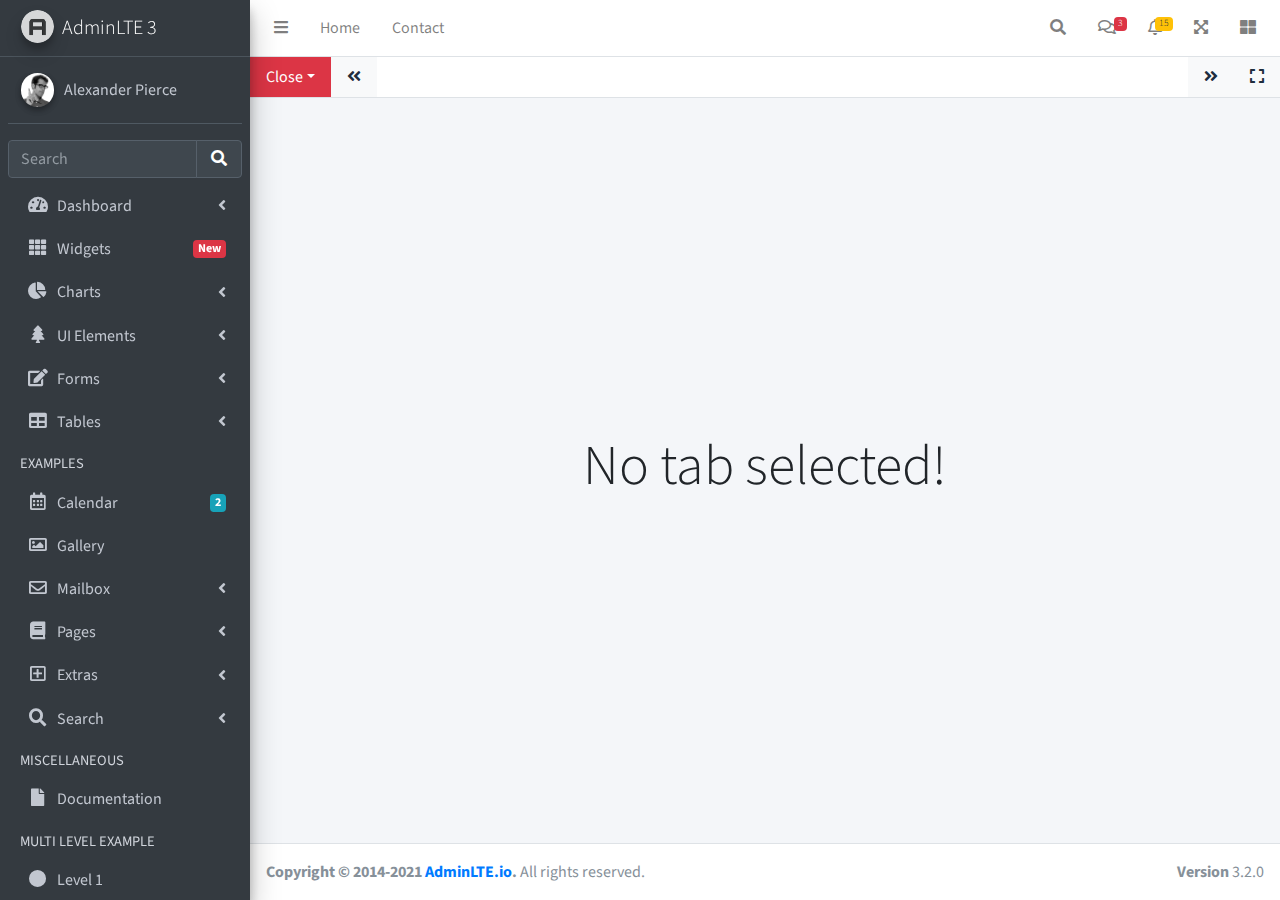
<file: AdminLTE-3.2.0/iframe.html>
<!DOCTYPE html>
<html lang="en">
<head>
  <meta charset="utf-8">
  <meta name="viewport" content="width=device-width, initial-scale=1">
  <title>AdminLTE 3 | Tabbed IFrames</title>

  <!-- Google Font: Source Sans Pro -->
  <link rel="stylesheet" href="https://fonts.googleapis.com/css?family=Source+Sans+Pro:300,400,400i,700&display=fallback">
  <!-- Font Awesome -->
  <link rel="stylesheet" href="plugins/fontawesome-free/css/all.min.css">
  <!-- Theme style -->
  <link rel="stylesheet" href="dist/css/adminlte.min.css">
  <!-- overlayScrollbars -->
  <link rel="stylesheet" href="plugins/overlayScrollbars/css/OverlayScrollbars.min.css">
</head>
<body class="hold-transition sidebar-mini layout-fixed" data-panel-auto-height-mode="height">
<div class="wrapper">

  <!-- Navbar -->
  <nav class="main-header navbar navbar-expand navbar-white navbar-light">
    <!-- Left navbar links -->
    <ul class="navbar-nav">
      <li class="nav-item">
        <a class="nav-link" data-widget="pushmenu" href="#" role="button"><i class="fas fa-bars"></i></a>
      </li>
      <li class="nav-item d-none d-sm-inline-block">
        <a href="index3.html" class="nav-link">Home</a>
      </li>
      <li class="nav-item d-none d-sm-inline-block">
        <a href="#" class="nav-link">Contact</a>
      </li>
    </ul>

    <!-- Right navbar links -->
    <ul class="navbar-nav ml-auto">
      <!-- Navbar Search -->
      <li class="nav-item">
        <a class="nav-link" data-widget="navbar-search" href="#" role="button">
          <i class="fas fa-search"></i>
        </a>
        <div class="navbar-search-block">
          <form class="form-inline">
            <div class="input-group input-group-sm">
              <input class="form-control form-control-navbar" type="search" placeholder="Search" aria-label="Search">
              <div class="input-group-append">
                <button class="btn btn-navbar" type="submit">
                  <i class="fas fa-search"></i>
                </button>
                <button class="btn btn-navbar" type="button" data-widget="navbar-search">
                  <i class="fas fa-times"></i>
                </button>
              </div>
            </div>
          </form>
        </div>
      </li>

      <!-- Messages Dropdown Menu -->
      <li class="nav-item dropdown">
        <a class="nav-link" data-toggle="dropdown" href="#">
          <i class="far fa-comments"></i>
          <span class="badge badge-danger navbar-badge">3</span>
        </a>
        <div class="dropdown-menu dropdown-menu-lg dropdown-menu-right">
          <a href="#" class="dropdown-item">
            <!-- Message Start -->
            <div class="media">
              <img src="dist/img/user1-128x128.jpg" alt="User Avatar" class="img-size-50 mr-3 img-circle">
              <div class="media-body">
                <h3 class="dropdown-item-title">
                  Brad Diesel
                  <span class="float-right text-sm text-danger"><i class="fas fa-star"></i></span>
                </h3>
                <p class="text-sm">Call me whenever you can...</p>
                <p class="text-sm text-muted"><i class="far fa-clock mr-1"></i> 4 Hours Ago</p>
              </div>
            </div>
            <!-- Message End -->
          </a>
          <div class="dropdown-divider"></div>
          <a href="#" class="dropdown-item">
            <!-- Message Start -->
            <div class="media">
              <img src="dist/img/user8-128x128.jpg" alt="User Avatar" class="img-size-50 img-circle mr-3">
              <div class="media-body">
                <h3 class="dropdown-item-title">
                  John Pierce
                  <span class="float-right text-sm text-muted"><i class="fas fa-star"></i></span>
                </h3>
                <p class="text-sm">I got your message bro</p>
                <p class="text-sm text-muted"><i class="far fa-clock mr-1"></i> 4 Hours Ago</p>
              </div>
            </div>
            <!-- Message End -->
          </a>
          <div class="dropdown-divider"></div>
          <a href="#" class="dropdown-item">
            <!-- Message Start -->
            <div class="media">
              <img src="dist/img/user3-128x128.jpg" alt="User Avatar" class="img-size-50 img-circle mr-3">
              <div class="media-body">
                <h3 class="dropdown-item-title">
                  Nora Silvester
                  <span class="float-right text-sm text-warning"><i class="fas fa-star"></i></span>
                </h3>
                <p class="text-sm">The subject goes here</p>
                <p class="text-sm text-muted"><i class="far fa-clock mr-1"></i> 4 Hours Ago</p>
              </div>
            </div>
            <!-- Message End -->
          </a>
          <div class="dropdown-divider"></div>
          <a href="#" class="dropdown-item dropdown-footer">See All Messages</a>
        </div>
      </li>
      <!-- Notifications Dropdown Menu -->
      <li class="nav-item dropdown">
        <a class="nav-link" data-toggle="dropdown" href="#">
          <i class="far fa-bell"></i>
          <span class="badge badge-warning navbar-badge">15</span>
        </a>
        <div class="dropdown-menu dropdown-menu-lg dropdown-menu-right">
          <span class="dropdown-item dropdown-header">15 Notifications</span>
          <div class="dropdown-divider"></div>
          <a href="#" class="dropdown-item">
            <i class="fas fa-envelope mr-2"></i> 4 new messages
            <span class="float-right text-muted text-sm">3 mins</span>
          </a>
          <div class="dropdown-divider"></div>
          <a href="#" class="dropdown-item">
            <i class="fas fa-users mr-2"></i> 8 friend requests
            <span class="float-right text-muted text-sm">12 hours</span>
          </a>
          <div class="dropdown-divider"></div>
          <a href="#" class="dropdown-item">
            <i class="fas fa-file mr-2"></i> 3 new reports
            <span class="float-right text-muted text-sm">2 days</span>
          </a>
          <div class="dropdown-divider"></div>
          <a href="#" class="dropdown-item dropdown-footer">See All Notifications</a>
        </div>
      </li>
      <li class="nav-item">
        <a class="nav-link" data-widget="fullscreen" href="#" role="button">
          <i class="fas fa-expand-arrows-alt"></i>
        </a>
      </li>
      <li class="nav-item">
        <a class="nav-link" data-widget="control-sidebar" data-slide="true" href="#" role="button">
          <i class="fas fa-th-large"></i>
        </a>
      </li>
    </ul>
  </nav>
  <!-- /.navbar -->

  <!-- Main Sidebar Container -->
  <aside class="main-sidebar sidebar-dark-primary elevation-4">
    <!-- Brand Logo -->
    <a href="index3.html" class="brand-link">
      <img src="dist/img/AdminLTELogo.png" alt="AdminLTE Logo" class="brand-image img-circle elevation-3" style="opacity: .8">
      <span class="brand-text font-weight-light">AdminLTE 3</span>
    </a>

    <!-- Sidebar -->
    <div class="sidebar">
      <!-- Sidebar user panel (optional) -->
      <div class="user-panel mt-3 pb-3 mb-3 d-flex">
        <div class="image">
          <img src="dist/img/user2-160x160.jpg" class="img-circle elevation-2" alt="User Image">
        </div>
        <div class="info">
          <a href="#" class="d-block">Alexander Pierce</a>
        </div>
      </div>

      <!-- SidebarSearch Form -->
      <div class="form-inline">
        <div class="input-group" data-widget="sidebar-search">
          <input class="form-control form-control-sidebar" type="search" placeholder="Search" aria-label="Search">
          <div class="input-group-append">
            <button class="btn btn-sidebar">
              <i class="fas fa-search fa-fw"></i>
            </button>
          </div>
        </div>
      </div>

      <!-- Sidebar Menu -->
      <nav class="mt-2">
        <ul class="nav nav-pills nav-sidebar flex-column" data-widget="treeview" role="menu" data-accordion="false">
          <!-- Add icons to the links using the .nav-icon class
               with font-awesome or any other icon font library -->
          <li class="nav-item">
            <a href="#" class="nav-link">
              <i class="nav-icon fas fa-tachometer-alt"></i>
              <p>
                Dashboard
                <i class="right fas fa-angle-left"></i>
              </p>
            </a>
            <ul class="nav nav-treeview">
              <li class="nav-item">
                <a href="./index.html" class="nav-link">
                  <i class="far fa-circle nav-icon"></i>
                  <p>Dashboard v1</p>
                </a>
              </li>
              <li class="nav-item">
                <a href="./index2.html" class="nav-link">
                  <i class="far fa-circle nav-icon"></i>
                  <p>Dashboard v2</p>
                </a>
              </li>
              <li class="nav-item">
                <a href="./index3.html" class="nav-link">
                  <i class="far fa-circle nav-icon"></i>
                  <p>Dashboard v3</p>
                </a>
              </li>
            </ul>
          </li>
          <li class="nav-item">
            <a href="pages/widgets.html" class="nav-link">
              <i class="nav-icon fas fa-th"></i>
              <p>
                Widgets
                <span class="right badge badge-danger">New</span>
              </p>
            </a>
          </li>
          <li class="nav-item">
            <a href="#" class="nav-link">
              <i class="nav-icon fas fa-chart-pie"></i>
              <p>
                Charts
                <i class="right fas fa-angle-left"></i>
              </p>
            </a>
            <ul class="nav nav-treeview">
              <li class="nav-item">
                <a href="pages/charts/chartjs.html" class="nav-link">
                  <i class="far fa-circle nav-icon"></i>
                  <p>ChartJS</p>
                </a>
              </li>
              <li class="nav-item">
                <a href="pages/charts/flot.html" class="nav-link">
                  <i class="far fa-circle nav-icon"></i>
                  <p>Flot</p>
                </a>
              </li>
              <li class="nav-item">
                <a href="pages/charts/inline.html" class="nav-link">
                  <i class="far fa-circle nav-icon"></i>
                  <p>Inline</p>
                </a>
              </li>
            </ul>
          </li>
          <li class="nav-item">
            <a href="#" class="nav-link">
              <i class="nav-icon fas fa-tree"></i>
              <p>
                UI Elements
                <i class="fas fa-angle-left right"></i>
              </p>
            </a>
            <ul class="nav nav-treeview">
              <li class="nav-item">
                <a href="pages/UI/general.html" class="nav-link">
                  <i class="far fa-circle nav-icon"></i>
                  <p>General</p>
                </a>
              </li>
              <li class="nav-item">
                <a href="pages/UI/icons.html" class="nav-link">
                  <i class="far fa-circle nav-icon"></i>
                  <p>Icons</p>
                </a>
              </li>
              <li class="nav-item">
                <a href="pages/UI/buttons.html" class="nav-link">
                  <i class="far fa-circle nav-icon"></i>
                  <p>Buttons</p>
                </a>
              </li>
              <li class="nav-item">
                <a href="pages/UI/sliders.html" class="nav-link">
                  <i class="far fa-circle nav-icon"></i>
                  <p>Sliders</p>
                </a>
              </li>
              <li class="nav-item">
                <a href="pages/UI/modals.html" class="nav-link">
                  <i class="far fa-circle nav-icon"></i>
                  <p>Modals & Alerts</p>
                </a>
              </li>
              <li class="nav-item">
                <a href="pages/UI/navbar.html" class="nav-link">
                  <i class="far fa-circle nav-icon"></i>
                  <p>Navbar & Tabs</p>
                </a>
              </li>
              <li class="nav-item">
                <a href="pages/UI/timeline.html" class="nav-link">
                  <i class="far fa-circle nav-icon"></i>
                  <p>Timeline</p>
                </a>
              </li>
              <li class="nav-item">
                <a href="pages/UI/ribbons.html" class="nav-link">
                  <i class="far fa-circle nav-icon"></i>
                  <p>Ribbons</p>
                </a>
              </li>
            </ul>
          </li>
          <li class="nav-item">
            <a href="#" class="nav-link">
              <i class="nav-icon fas fa-edit"></i>
              <p>
                Forms
                <i class="fas fa-angle-left right"></i>
              </p>
            </a>
            <ul class="nav nav-treeview">
              <li class="nav-item">
                <a href="pages/forms/general.html" class="nav-link">
                  <i class="far fa-circle nav-icon"></i>
                  <p>General Elements</p>
                </a>
              </li>
              <li class="nav-item">
                <a href="pages/forms/advanced.html" class="nav-link">
                  <i class="far fa-circle nav-icon"></i>
                  <p>Advanced Elements</p>
                </a>
              </li>
              <li class="nav-item">
                <a href="pages/forms/editors.html" class="nav-link">
                  <i class="far fa-circle nav-icon"></i>
                  <p>Editors</p>
                </a>
              </li>
              <li class="nav-item">
                <a href="pages/forms/validation.html" class="nav-link">
                  <i class="far fa-circle nav-icon"></i>
                  <p>Validation</p>
                </a>
              </li>
            </ul>
          </li>
          <li class="nav-item">
            <a href="#" class="nav-link">
              <i class="nav-icon fas fa-table"></i>
              <p>
                Tables
                <i class="fas fa-angle-left right"></i>
              </p>
            </a>
            <ul class="nav nav-treeview">
              <li class="nav-item">
                <a href="pages/tables/simple.html" class="nav-link">
                  <i class="far fa-circle nav-icon"></i>
                  <p>Simple Tables</p>
                </a>
              </li>
              <li class="nav-item">
                <a href="pages/tables/data.html" class="nav-link">
                  <i class="far fa-circle nav-icon"></i>
                  <p>DataTables</p>
                </a>
              </li>
              <li class="nav-item">
                <a href="pages/tables/jsgrid.html" class="nav-link">
                  <i class="far fa-circle nav-icon"></i>
                  <p>jsGrid</p>
                </a>
              </li>
            </ul>
          </li>
          <li class="nav-header">EXAMPLES</li>
          <li class="nav-item">
            <a href="pages/calendar.html" class="nav-link">
              <i class="nav-icon far fa-calendar-alt"></i>
              <p>
                Calendar
                <span class="badge badge-info right">2</span>
              </p>
            </a>
          </li>
          <li class="nav-item">
            <a href="pages/gallery.html" class="nav-link">
              <i class="nav-icon far fa-image"></i>
              <p>
                Gallery
              </p>
            </a>
          </li>
          <li class="nav-item">
            <a href="#" class="nav-link">
              <i class="nav-icon far fa-envelope"></i>
              <p>
                Mailbox
                <i class="fas fa-angle-left right"></i>
              </p>
            </a>
            <ul class="nav nav-treeview">
              <li class="nav-item">
                <a href="pages/mailbox/mailbox.html" class="nav-link">
                  <i class="far fa-circle nav-icon"></i>
                  <p>Inbox</p>
                </a>
              </li>
              <li class="nav-item">
                <a href="pages/mailbox/compose.html" class="nav-link">
                  <i class="far fa-circle nav-icon"></i>
                  <p>Compose</p>
                </a>
              </li>
              <li class="nav-item">
                <a href="pages/mailbox/read-mail.html" class="nav-link">
                  <i class="far fa-circle nav-icon"></i>
                  <p>Read</p>
                </a>
              </li>
            </ul>
          </li>
          <li class="nav-item">
            <a href="#" class="nav-link">
              <i class="nav-icon fas fa-book"></i>
              <p>
                Pages
                <i class="fas fa-angle-left right"></i>
              </p>
            </a>
            <ul class="nav nav-treeview">
              <li class="nav-item">
                <a href="pages/examples/invoice.html" class="nav-link">
                  <i class="far fa-circle nav-icon"></i>
                  <p>Invoice</p>
                </a>
              </li>
              <li class="nav-item">
                <a href="pages/examples/profile.html" class="nav-link">
                  <i class="far fa-circle nav-icon"></i>
                  <p>Profile</p>
                </a>
              </li>
              <li class="nav-item">
                <a href="pages/examples/e-commerce.html" class="nav-link">
                  <i class="far fa-circle nav-icon"></i>
                  <p>E-commerce</p>
                </a>
              </li>
              <li class="nav-item">
                <a href="pages/examples/projects.html" class="nav-link">
                  <i class="far fa-circle nav-icon"></i>
                  <p>Projects</p>
                </a>
              </li>
              <li class="nav-item">
                <a href="pages/examples/project-add.html" class="nav-link">
                  <i class="far fa-circle nav-icon"></i>
                  <p>Project Add</p>
                </a>
              </li>
              <li class="nav-item">
                <a href="pages/examples/project-edit.html" class="nav-link">
                  <i class="far fa-circle nav-icon"></i>
                  <p>Project Edit</p>
                </a>
              </li>
              <li class="nav-item">
                <a href="pages/examples/project-detail.html" class="nav-link">
                  <i class="far fa-circle nav-icon"></i>
                  <p>Project Detail</p>
                </a>
              </li>
              <li class="nav-item">
                <a href="pages/examples/contacts.html" class="nav-link">
                  <i class="far fa-circle nav-icon"></i>
                  <p>Contacts</p>
                </a>
              </li>
              <li class="nav-item">
                <a href="pages/examples/faq.html" class="nav-link">
                  <i class="far fa-circle nav-icon"></i>
                  <p>FAQ</p>
                </a>
              </li>
              <li class="nav-item">
                <a href="pages/examples/contact-us.html" class="nav-link">
                  <i class="far fa-circle nav-icon"></i>
                  <p>Contact us</p>
                </a>
              </li>
            </ul>
          </li>
          <li class="nav-item">
            <a href="#" class="nav-link">
              <i class="nav-icon far fa-plus-square"></i>
              <p>
                Extras
                <i class="fas fa-angle-left right"></i>
              </p>
            </a>
            <ul class="nav nav-treeview">
              <li class="nav-item">
                <a href="#" class="nav-link">
                  <i class="far fa-circle nav-icon"></i>
                  <p>
                    Login & Register v1
                    <i class="fas fa-angle-left right"></i>
                  </p>
                </a>
                <ul class="nav nav-treeview">
                  <li class="nav-item">
                    <a href="pages/examples/login.html" class="nav-link">
                      <i class="far fa-circle nav-icon"></i>
                      <p>Login v1</p>
                    </a>
                  </li>
                  <li class="nav-item">
                    <a href="pages/examples/register.html" class="nav-link">
                      <i class="far fa-circle nav-icon"></i>
                      <p>Register v1</p>
                    </a>
                  </li>
                  <li class="nav-item">
                    <a href="pages/examples/forgot-password.html" class="nav-link">
                      <i class="far fa-circle nav-icon"></i>
                      <p>Forgot Password v1</p>
                    </a>
                  </li>
                  <li class="nav-item">
                    <a href="pages/examples/recover-password.html" class="nav-link">
                      <i class="far fa-circle nav-icon"></i>
                      <p>Recover Password v1</p>
                    </a>
                  </li>
                </ul>
              </li>
              <li class="nav-item">
                <a href="#" class="nav-link">
                  <i class="far fa-circle nav-icon"></i>
                  <p>
                    Login & Register v2
                    <i class="fas fa-angle-left right"></i>
                  </p>
                </a>
                <ul class="nav nav-treeview">
                  <li class="nav-item">
                    <a href="pages/examples/login-v2.html" class="nav-link">
                      <i class="far fa-circle nav-icon"></i>
                      <p>Login v2</p>
                    </a>
                  </li>
                  <li class="nav-item">
                    <a href="pages/examples/register-v2.html" class="nav-link">
                      <i class="far fa-circle nav-icon"></i>
                      <p>Register v2</p>
                    </a>
                  </li>
                  <li class="nav-item">
                    <a href="pages/examples/forgot-password-v2.html" class="nav-link">
                      <i class="far fa-circle nav-icon"></i>
                      <p>Forgot Password v2</p>
                    </a>
                  </li>
                  <li class="nav-item">
                    <a href="pages/examples/recover-password-v2.html" class="nav-link">
                      <i class="far fa-circle nav-icon"></i>
                      <p>Recover Password v2</p>
                    </a>
                  </li>
                </ul>
              </li>
              <li class="nav-item">
                <a href="pages/examples/lockscreen.html" class="nav-link">
                  <i class="far fa-circle nav-icon"></i>
                  <p>Lockscreen</p>
                </a>
              </li>
              <li class="nav-item">
                <a href="pages/examples/legacy-user-menu.html" class="nav-link">
                  <i class="far fa-circle nav-icon"></i>
                  <p>Legacy User Menu</p>
                </a>
              </li>
              <li class="nav-item">
                <a href="pages/examples/language-menu.html" class="nav-link">
                  <i class="far fa-circle nav-icon"></i>
                  <p>Language Menu</p>
                </a>
              </li>
              <li class="nav-item">
                <a href="pages/examples/404.html" class="nav-link">
                  <i class="far fa-circle nav-icon"></i>
                  <p>Error 404</p>
                </a>
              </li>
              <li class="nav-item">
                <a href="pages/examples/500.html" class="nav-link">
                  <i class="far fa-circle nav-icon"></i>
                  <p>Error 500</p>
                </a>
              </li>
              <li class="nav-item">
                <a href="pages/examples/pace.html" class="nav-link">
                  <i class="far fa-circle nav-icon"></i>
                  <p>Pace</p>
                </a>
              </li>
              <li class="nav-item">
                <a href="pages/examples/blank.html" class="nav-link">
                  <i class="far fa-circle nav-icon"></i>
                  <p>Blank Page</p>
                </a>
              </li>
              <li class="nav-item">
                <a href="starter.html" class="nav-link">
                  <i class="far fa-circle nav-icon"></i>
                  <p>Starter Page</p>
                </a>
              </li>
            </ul>
          </li>
          <li class="nav-item">
            <a href="#" class="nav-link">
              <i class="nav-icon fas fa-search"></i>
              <p>
                Search
                <i class="fas fa-angle-left right"></i>
              </p>
            </a>
            <ul class="nav nav-treeview">
              <li class="nav-item">
                <a href="pages/search/simple.html" class="nav-link">
                  <i class="far fa-circle nav-icon"></i>
                  <p>Simple Search</p>
                </a>
              </li>
              <li class="nav-item">
                <a href="pages/search/enhanced.html" class="nav-link">
                  <i class="far fa-circle nav-icon"></i>
                  <p>Enhanced</p>
                </a>
              </li>
            </ul>
          </li>
          <li class="nav-header">MISCELLANEOUS</li>
          <li class="nav-item">
            <a href="https://adminlte.io/docs/3.1/" class="nav-link">
              <i class="nav-icon fas fa-file"></i>
              <p>Documentation</p>
            </a>
          </li>
          <li class="nav-header">MULTI LEVEL EXAMPLE</li>
          <li class="nav-item">
            <a href="#" class="nav-link">
              <i class="fas fa-circle nav-icon"></i>
              <p>Level 1</p>
            </a>
          </li>
          <li class="nav-item">
            <a href="#" class="nav-link">
              <i class="nav-icon fas fa-circle"></i>
              <p>
                Level 1
                <i class="right fas fa-angle-left"></i>
              </p>
            </a>
            <ul class="nav nav-treeview">
              <li class="nav-item">
                <a href="#" class="nav-link">
                  <i class="far fa-circle nav-icon"></i>
                  <p>Level 2</p>
                </a>
              </li>
              <li class="nav-item">
                <a href="#" class="nav-link">
                  <i class="far fa-circle nav-icon"></i>
                  <p>
                    Level 2
                    <i class="right fas fa-angle-left"></i>
                  </p>
                </a>
                <ul class="nav nav-treeview">
                  <li class="nav-item">
                    <a href="#" class="nav-link">
                      <i class="far fa-dot-circle nav-icon"></i>
                      <p>Level 3</p>
                    </a>
                  </li>
                  <li class="nav-item">
                    <a href="#" class="nav-link">
                      <i class="far fa-dot-circle nav-icon"></i>
                      <p>Level 3</p>
                    </a>
                  </li>
                  <li class="nav-item">
                    <a href="#" class="nav-link">
                      <i class="far fa-dot-circle nav-icon"></i>
                      <p>Level 3</p>
                    </a>
                  </li>
                </ul>
              </li>
              <li class="nav-item">
                <a href="#" class="nav-link">
                  <i class="far fa-circle nav-icon"></i>
                  <p>Level 2</p>
                </a>
              </li>
            </ul>
          </li>
          <li class="nav-item">
            <a href="#" class="nav-link">
              <i class="fas fa-circle nav-icon"></i>
              <p>Level 1</p>
            </a>
          </li>
          <li class="nav-header">LABELS</li>
          <li class="nav-item">
            <a href="#" class="nav-link">
              <i class="nav-icon far fa-circle text-danger"></i>
              <p class="text">Important</p>
            </a>
          </li>
          <li class="nav-item">
            <a href="#" class="nav-link">
              <i class="nav-icon far fa-circle text-warning"></i>
              <p>Warning</p>
            </a>
          </li>
          <li class="nav-item">
            <a href="#" class="nav-link">
              <i class="nav-icon far fa-circle text-info"></i>
              <p>Informational</p>
            </a>
          </li>
        </ul>
      </nav>
      <!-- /.sidebar-menu -->
    </div>
    <!-- /.sidebar -->
  </aside>

  <!-- Content Wrapper. Contains page content -->
  <div class="content-wrapper iframe-mode" data-widget="iframe" data-loading-screen="750">
    <div class="nav navbar navbar-expand navbar-white navbar-light border-bottom p-0">
      <div class="nav-item dropdown">
        <a class="nav-link bg-danger dropdown-toggle" data-toggle="dropdown" href="#" role="button" aria-haspopup="true" aria-expanded="false">Close</a>
        <div class="dropdown-menu mt-0">
          <a class="dropdown-item" href="#" data-widget="iframe-close" data-type="all">Close All</a>
          <a class="dropdown-item" href="#" data-widget="iframe-close" data-type="all-other">Close All Other</a>
        </div>
      </div>
      <a class="nav-link bg-light" href="#" data-widget="iframe-scrollleft"><i class="fas fa-angle-double-left"></i></a>
      <ul class="navbar-nav overflow-hidden" role="tablist"></ul>
      <a class="nav-link bg-light" href="#" data-widget="iframe-scrollright"><i class="fas fa-angle-double-right"></i></a>
      <a class="nav-link bg-light" href="#" data-widget="iframe-fullscreen"><i class="fas fa-expand"></i></a>
    </div>
    <div class="tab-content">
      <div class="tab-empty">
        <h2 class="display-4">No tab selected!</h2>
      </div>
      <div class="tab-loading">
        <div>
          <h2 class="display-4">Tab is loading <i class="fa fa-sync fa-spin"></i></h2>
        </div>
      </div>
    </div>
  </div>
  <!-- /.content-wrapper -->
  <footer class="main-footer">
    <strong>Copyright &copy; 2014-2021 <a href="https://adminlte.io">AdminLTE.io</a>.</strong>
    All rights reserved.
    <div class="float-right d-none d-sm-inline-block">
      <b>Version</b> 3.2.0
    </div>
  </footer>

  <!-- Control Sidebar -->
  <aside class="control-sidebar control-sidebar-dark">
    <!-- Control sidebar content goes here -->
  </aside>
  <!-- /.control-sidebar -->
</div>
<!-- ./wrapper -->

<!-- jQuery -->
<script src="plugins/jquery/jquery.min.js"></script>
<!-- jQuery UI 1.11.4 -->
<script src="plugins/jquery-ui/jquery-ui.min.js"></script>
<!-- Resolve conflict in jQuery UI tooltip with Bootstrap tooltip -->
<script>
  $.widget.bridge('uibutton', $.ui.button)
</script>
<!-- Bootstrap 4 -->
<script src="plugins/bootstrap/js/bootstrap.bundle.min.js"></script>
<!-- overlayScrollbars -->
<script src="plugins/overlayScrollbars/js/jquery.overlayScrollbars.min.js"></script>
<!-- AdminLTE App -->
<script src="dist/js/adminlte.js"></script>
<!-- AdminLTE for demo purposes -->
<script src="dist/js/demo.js"></script>
</body>
</html>
</file>
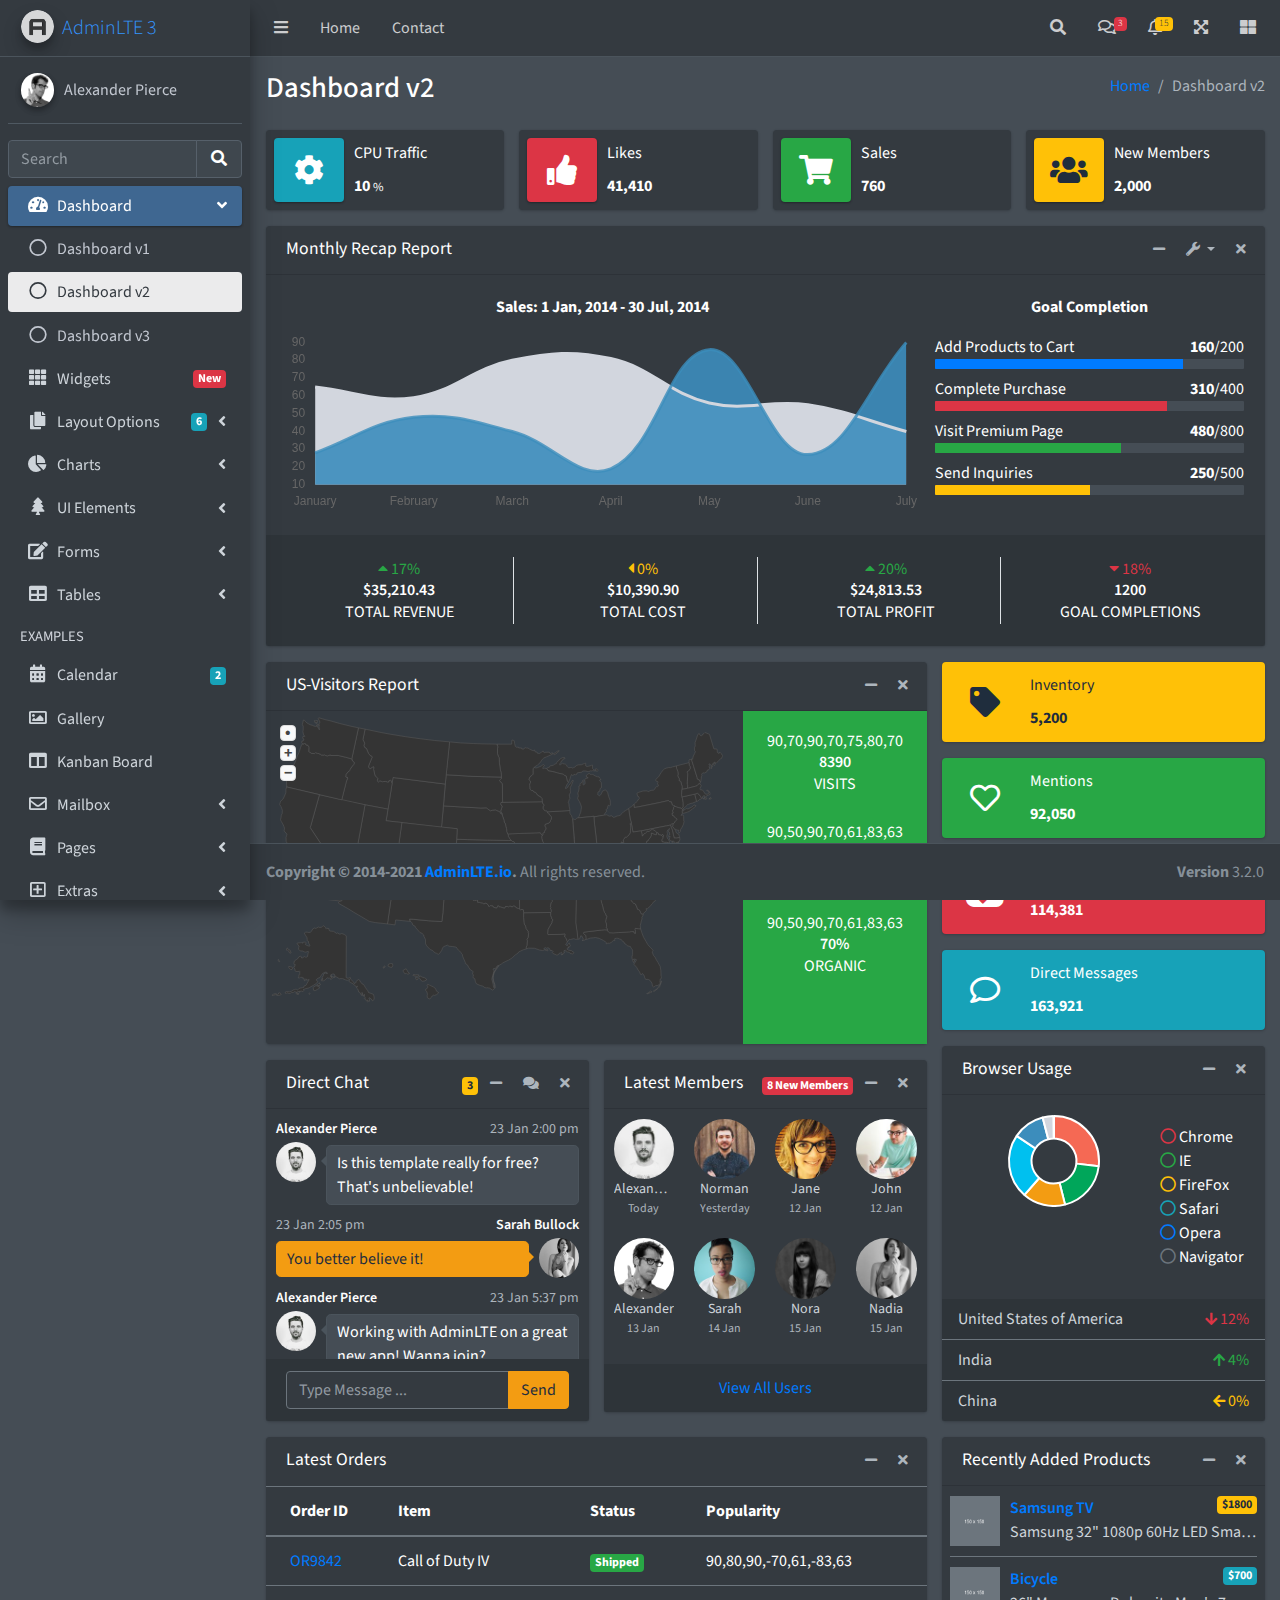
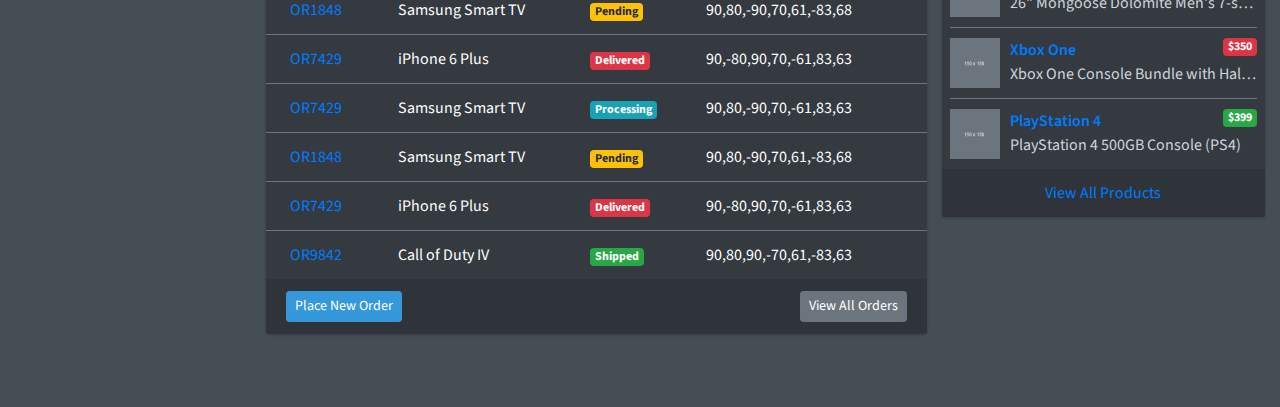
<file: AdminLTE-3.2.0/index2.html>
<!DOCTYPE html>
<html lang="en">
<head>
  <meta charset="utf-8">
  <meta name="viewport" content="width=device-width, initial-scale=1">
  <title>AdminLTE 3 | Dashboard 2</title>

  <!-- Google Font: Source Sans Pro -->
  <link rel="stylesheet" href="https://fonts.googleapis.com/css?family=Source+Sans+Pro:300,400,400i,700&display=fallback">
  <!-- Font Awesome Icons -->
  <link rel="stylesheet" href="plugins/fontawesome-free/css/all.min.css">
  <!-- overlayScrollbars -->
  <link rel="stylesheet" href="plugins/overlayScrollbars/css/OverlayScrollbars.min.css">
  <!-- Theme style -->
  <link rel="stylesheet" href="dist/css/adminlte.min.css">
</head>
<body class="hold-transition dark-mode sidebar-mini layout-fixed layout-navbar-fixed layout-footer-fixed">
<div class="wrapper">

  <!-- Preloader -->
  <div class="preloader flex-column justify-content-center align-items-center">
    <img class="animation__wobble" src="dist/img/AdminLTELogo.png" alt="AdminLTELogo" height="60" width="60">
  </div>

  <!-- Navbar -->
  <nav class="main-header navbar navbar-expand navbar-dark">
    <!-- Left navbar links -->
    <ul class="navbar-nav">
      <li class="nav-item">
        <a class="nav-link" data-widget="pushmenu" href="#" role="button"><i class="fas fa-bars"></i></a>
      </li>
      <li class="nav-item d-none d-sm-inline-block">
        <a href="index3.html" class="nav-link">Home</a>
      </li>
      <li class="nav-item d-none d-sm-inline-block">
        <a href="#" class="nav-link">Contact</a>
      </li>
    </ul>

    <!-- Right navbar links -->
    <ul class="navbar-nav ml-auto">
      <!-- Navbar Search -->
      <li class="nav-item">
        <a class="nav-link" data-widget="navbar-search" href="#" role="button">
          <i class="fas fa-search"></i>
        </a>
        <div class="navbar-search-block">
          <form class="form-inline">
            <div class="input-group input-group-sm">
              <input class="form-control form-control-navbar" type="search" placeholder="Search" aria-label="Search">
              <div class="input-group-append">
                <button class="btn btn-navbar" type="submit">
                  <i class="fas fa-search"></i>
                </button>
                <button class="btn btn-navbar" type="button" data-widget="navbar-search">
                  <i class="fas fa-times"></i>
                </button>
              </div>
            </div>
          </form>
        </div>
      </li>

      <!-- Messages Dropdown Menu -->
      <li class="nav-item dropdown">
        <a class="nav-link" data-toggle="dropdown" href="#">
          <i class="far fa-comments"></i>
          <span class="badge badge-danger navbar-badge">3</span>
        </a>
        <div class="dropdown-menu dropdown-menu-lg dropdown-menu-right">
          <a href="#" class="dropdown-item">
            <!-- Message Start -->
            <div class="media">
              <img src="dist/img/user1-128x128.jpg" alt="User Avatar" class="img-size-50 mr-3 img-circle">
              <div class="media-body">
                <h3 class="dropdown-item-title">
                  Brad Diesel
                  <span class="float-right text-sm text-danger"><i class="fas fa-star"></i></span>
                </h3>
                <p class="text-sm">Call me whenever you can...</p>
                <p class="text-sm text-muted"><i class="far fa-clock mr-1"></i> 4 Hours Ago</p>
              </div>
            </div>
            <!-- Message End -->
          </a>
          <div class="dropdown-divider"></div>
          <a href="#" class="dropdown-item">
            <!-- Message Start -->
            <div class="media">
              <img src="dist/img/user8-128x128.jpg" alt="User Avatar" class="img-size-50 img-circle mr-3">
              <div class="media-body">
                <h3 class="dropdown-item-title">
                  John Pierce
                  <span class="float-right text-sm text-muted"><i class="fas fa-star"></i></span>
                </h3>
                <p class="text-sm">I got your message bro</p>
                <p class="text-sm text-muted"><i class="far fa-clock mr-1"></i> 4 Hours Ago</p>
              </div>
            </div>
            <!-- Message End -->
          </a>
          <div class="dropdown-divider"></div>
          <a href="#" class="dropdown-item">
            <!-- Message Start -->
            <div class="media">
              <img src="dist/img/user3-128x128.jpg" alt="User Avatar" class="img-size-50 img-circle mr-3">
              <div class="media-body">
                <h3 class="dropdown-item-title">
                  Nora Silvester
                  <span class="float-right text-sm text-warning"><i class="fas fa-star"></i></span>
                </h3>
                <p class="text-sm">The subject goes here</p>
                <p class="text-sm text-muted"><i class="far fa-clock mr-1"></i> 4 Hours Ago</p>
              </div>
            </div>
            <!-- Message End -->
          </a>
          <div class="dropdown-divider"></div>
          <a href="#" class="dropdown-item dropdown-footer">See All Messages</a>
        </div>
      </li>
      <!-- Notifications Dropdown Menu -->
      <li class="nav-item dropdown">
        <a class="nav-link" data-toggle="dropdown" href="#">
          <i class="far fa-bell"></i>
          <span class="badge badge-warning navbar-badge">15</span>
        </a>
        <div class="dropdown-menu dropdown-menu-lg dropdown-menu-right">
          <span class="dropdown-item dropdown-header">15 Notifications</span>
          <div class="dropdown-divider"></div>
          <a href="#" class="dropdown-item">
            <i class="fas fa-envelope mr-2"></i> 4 new messages
            <span class="float-right text-muted text-sm">3 mins</span>
          </a>
          <div class="dropdown-divider"></div>
          <a href="#" class="dropdown-item">
            <i class="fas fa-users mr-2"></i> 8 friend requests
            <span class="float-right text-muted text-sm">12 hours</span>
          </a>
          <div class="dropdown-divider"></div>
          <a href="#" class="dropdown-item">
            <i class="fas fa-file mr-2"></i> 3 new reports
            <span class="float-right text-muted text-sm">2 days</span>
          </a>
          <div class="dropdown-divider"></div>
          <a href="#" class="dropdown-item dropdown-footer">See All Notifications</a>
        </div>
      </li>
      <li class="nav-item">
        <a class="nav-link" data-widget="fullscreen" href="#" role="button">
          <i class="fas fa-expand-arrows-alt"></i>
        </a>
      </li>
      <li class="nav-item">
        <a class="nav-link" data-widget="control-sidebar" data-slide="true" href="#" role="button">
          <i class="fas fa-th-large"></i>
        </a>
      </li>
    </ul>
  </nav>
  <!-- /.navbar -->

  <!-- Main Sidebar Container -->
  <aside class="main-sidebar sidebar-dark-primary elevation-4">
    <!-- Brand Logo -->
    <a href="index3.html" class="brand-link">
      <img src="dist/img/AdminLTELogo.png" alt="AdminLTE Logo" class="brand-image img-circle elevation-3" style="opacity: .8">
      <span class="brand-text font-weight-light">AdminLTE 3</span>
    </a>

    <!-- Sidebar -->
    <div class="sidebar">
      <!-- Sidebar user panel (optional) -->
      <div class="user-panel mt-3 pb-3 mb-3 d-flex">
        <div class="image">
          <img src="dist/img/user2-160x160.jpg" class="img-circle elevation-2" alt="User Image">
        </div>
        <div class="info">
          <a href="#" class="d-block">Alexander Pierce</a>
        </div>
      </div>

      <!-- SidebarSearch Form -->
      <div class="form-inline">
        <div class="input-group" data-widget="sidebar-search">
          <input class="form-control form-control-sidebar" type="search" placeholder="Search" aria-label="Search">
          <div class="input-group-append">
            <button class="btn btn-sidebar">
              <i class="fas fa-search fa-fw"></i>
            </button>
          </div>
        </div>
      </div>

      <!-- Sidebar Menu -->
      <nav class="mt-2">
        <ul class="nav nav-pills nav-sidebar flex-column" data-widget="treeview" role="menu" data-accordion="false">
          <!-- Add icons to the links using the .nav-icon class
               with font-awesome or any other icon font library -->
          <li class="nav-item menu-open">
            <a href="#" class="nav-link active">
              <i class="nav-icon fas fa-tachometer-alt"></i>
              <p>
                Dashboard
                <i class="right fas fa-angle-left"></i>
              </p>
            </a>
            <ul class="nav nav-treeview">
              <li class="nav-item">
                <a href="./index.html" class="nav-link">
                  <i class="far fa-circle nav-icon"></i>
                  <p>Dashboard v1</p>
                </a>
              </li>
              <li class="nav-item">
                <a href="./index2.html" class="nav-link active">
                  <i class="far fa-circle nav-icon"></i>
                  <p>Dashboard v2</p>
                </a>
              </li>
              <li class="nav-item">
                <a href="./index3.html" class="nav-link">
                  <i class="far fa-circle nav-icon"></i>
                  <p>Dashboard v3</p>
                </a>
              </li>
            </ul>
          </li>
          <li class="nav-item">
            <a href="pages/widgets.html" class="nav-link">
              <i class="nav-icon fas fa-th"></i>
              <p>
                Widgets
                <span class="right badge badge-danger">New</span>
              </p>
            </a>
          </li>
          <li class="nav-item">
            <a href="#" class="nav-link">
              <i class="nav-icon fas fa-copy"></i>
              <p>
                Layout Options
                <i class="fas fa-angle-left right"></i>
                <span class="badge badge-info right">6</span>
              </p>
            </a>
            <ul class="nav nav-treeview">
              <li class="nav-item">
                <a href="pages/layout/top-nav.html" class="nav-link">
                  <i class="far fa-circle nav-icon"></i>
                  <p>Top Navigation</p>
                </a>
              </li>
              <li class="nav-item">
                <a href="pages/layout/top-nav-sidebar.html" class="nav-link">
                  <i class="far fa-circle nav-icon"></i>
                  <p>Top Navigation + Sidebar</p>
                </a>
              </li>
              <li class="nav-item">
                <a href="pages/layout/boxed.html" class="nav-link">
                  <i class="far fa-circle nav-icon"></i>
                  <p>Boxed</p>
                </a>
              </li>
              <li class="nav-item">
                <a href="pages/layout/fixed-sidebar.html" class="nav-link">
                  <i class="far fa-circle nav-icon"></i>
                  <p>Fixed Sidebar</p>
                </a>
              </li>
              <li class="nav-item">
                <a href="pages/layout/fixed-sidebar-custom.html" class="nav-link">
                  <i class="far fa-circle nav-icon"></i>
                  <p>Fixed Sidebar <small>+ Custom Area</small></p>
                </a>
              </li>
              <li class="nav-item">
                <a href="pages/layout/fixed-topnav.html" class="nav-link">
                  <i class="far fa-circle nav-icon"></i>
                  <p>Fixed Navbar</p>
                </a>
              </li>
              <li class="nav-item">
                <a href="pages/layout/fixed-footer.html" class="nav-link">
                  <i class="far fa-circle nav-icon"></i>
                  <p>Fixed Footer</p>
                </a>
              </li>
              <li class="nav-item">
                <a href="pages/layout/collapsed-sidebar.html" class="nav-link">
                  <i class="far fa-circle nav-icon"></i>
                  <p>Collapsed Sidebar</p>
                </a>
              </li>
            </ul>
          </li>
          <li class="nav-item">
            <a href="#" class="nav-link">
              <i class="nav-icon fas fa-chart-pie"></i>
              <p>
                Charts
                <i class="right fas fa-angle-left"></i>
              </p>
            </a>
            <ul class="nav nav-treeview">
              <li class="nav-item">
                <a href="pages/charts/chartjs.html" class="nav-link">
                  <i class="far fa-circle nav-icon"></i>
                  <p>ChartJS</p>
                </a>
              </li>
              <li class="nav-item">
                <a href="pages/charts/flot.html" class="nav-link">
                  <i class="far fa-circle nav-icon"></i>
                  <p>Flot</p>
                </a>
              </li>
              <li class="nav-item">
                <a href="pages/charts/inline.html" class="nav-link">
                  <i class="far fa-circle nav-icon"></i>
                  <p>Inline</p>
                </a>
              </li>
              <li class="nav-item">
                <a href="pages/charts/uplot.html" class="nav-link">
                  <i class="far fa-circle nav-icon"></i>
                  <p>uPlot</p>
                </a>
              </li>
            </ul>
          </li>
          <li class="nav-item">
            <a href="#" class="nav-link">
              <i class="nav-icon fas fa-tree"></i>
              <p>
                UI Elements
                <i class="fas fa-angle-left right"></i>
              </p>
            </a>
            <ul class="nav nav-treeview">
              <li class="nav-item">
                <a href="pages/UI/general.html" class="nav-link">
                  <i class="far fa-circle nav-icon"></i>
                  <p>General</p>
                </a>
              </li>
              <li class="nav-item">
                <a href="pages/UI/icons.html" class="nav-link">
                  <i class="far fa-circle nav-icon"></i>
                  <p>Icons</p>
                </a>
              </li>
              <li class="nav-item">
                <a href="pages/UI/buttons.html" class="nav-link">
                  <i class="far fa-circle nav-icon"></i>
                  <p>Buttons</p>
                </a>
              </li>
              <li class="nav-item">
                <a href="pages/UI/sliders.html" class="nav-link">
                  <i class="far fa-circle nav-icon"></i>
                  <p>Sliders</p>
                </a>
              </li>
              <li class="nav-item">
                <a href="pages/UI/modals.html" class="nav-link">
                  <i class="far fa-circle nav-icon"></i>
                  <p>Modals & Alerts</p>
                </a>
              </li>
              <li class="nav-item">
                <a href="pages/UI/navbar.html" class="nav-link">
                  <i class="far fa-circle nav-icon"></i>
                  <p>Navbar & Tabs</p>
                </a>
              </li>
              <li class="nav-item">
                <a href="pages/UI/timeline.html" class="nav-link">
                  <i class="far fa-circle nav-icon"></i>
                  <p>Timeline</p>
                </a>
              </li>
              <li class="nav-item">
                <a href="pages/UI/ribbons.html" class="nav-link">
                  <i class="far fa-circle nav-icon"></i>
                  <p>Ribbons</p>
                </a>
              </li>
            </ul>
          </li>
          <li class="nav-item">
            <a href="#" class="nav-link">
              <i class="nav-icon fas fa-edit"></i>
              <p>
                Forms
                <i class="fas fa-angle-left right"></i>
              </p>
            </a>
            <ul class="nav nav-treeview">
              <li class="nav-item">
                <a href="pages/forms/general.html" class="nav-link">
                  <i class="far fa-circle nav-icon"></i>
                  <p>General Elements</p>
                </a>
              </li>
              <li class="nav-item">
                <a href="pages/forms/advanced.html" class="nav-link">
                  <i class="far fa-circle nav-icon"></i>
                  <p>Advanced Elements</p>
                </a>
              </li>
              <li class="nav-item">
                <a href="pages/forms/editors.html" class="nav-link">
                  <i class="far fa-circle nav-icon"></i>
                  <p>Editors</p>
                </a>
              </li>
              <li class="nav-item">
                <a href="pages/forms/validation.html" class="nav-link">
                  <i class="far fa-circle nav-icon"></i>
                  <p>Validation</p>
                </a>
              </li>
            </ul>
          </li>
          <li class="nav-item">
            <a href="#" class="nav-link">
              <i class="nav-icon fas fa-table"></i>
              <p>
                Tables
                <i class="fas fa-angle-left right"></i>
              </p>
            </a>
            <ul class="nav nav-treeview">
              <li class="nav-item">
                <a href="pages/tables/simple.html" class="nav-link">
                  <i class="far fa-circle nav-icon"></i>
                  <p>Simple Tables</p>
                </a>
              </li>
              <li class="nav-item">
                <a href="pages/tables/data.html" class="nav-link">
                  <i class="far fa-circle nav-icon"></i>
                  <p>DataTables</p>
                </a>
              </li>
              <li class="nav-item">
                <a href="pages/tables/jsgrid.html" class="nav-link">
                  <i class="far fa-circle nav-icon"></i>
                  <p>jsGrid</p>
                </a>
              </li>
            </ul>
          </li>
          <li class="nav-header">EXAMPLES</li>
          <li class="nav-item">
            <a href="pages/calendar.html" class="nav-link">
              <i class="nav-icon fas fa-calendar-alt"></i>
              <p>
                Calendar
                <span class="badge badge-info right">2</span>
              </p>
            </a>
          </li>
          <li class="nav-item">
            <a href="pages/gallery.html" class="nav-link">
              <i class="nav-icon far fa-image"></i>
              <p>
                Gallery
              </p>
            </a>
          </li>
          <li class="nav-item">
            <a href="pages/kanban.html" class="nav-link">
              <i class="nav-icon fas fa-columns"></i>
              <p>
                Kanban Board
              </p>
            </a>
          </li>
          <li class="nav-item">
            <a href="#" class="nav-link">
              <i class="nav-icon far fa-envelope"></i>
              <p>
                Mailbox
                <i class="fas fa-angle-left right"></i>
              </p>
            </a>
            <ul class="nav nav-treeview">
              <li class="nav-item">
                <a href="pages/mailbox/mailbox.html" class="nav-link">
                  <i class="far fa-circle nav-icon"></i>
                  <p>Inbox</p>
                </a>
              </li>
              <li class="nav-item">
                <a href="pages/mailbox/compose.html" class="nav-link">
                  <i class="far fa-circle nav-icon"></i>
                  <p>Compose</p>
                </a>
              </li>
              <li class="nav-item">
                <a href="pages/mailbox/read-mail.html" class="nav-link">
                  <i class="far fa-circle nav-icon"></i>
                  <p>Read</p>
                </a>
              </li>
            </ul>
          </li>
          <li class="nav-item">
            <a href="#" class="nav-link">
              <i class="nav-icon fas fa-book"></i>
              <p>
                Pages
                <i class="fas fa-angle-left right"></i>
              </p>
            </a>
            <ul class="nav nav-treeview">
              <li class="nav-item">
                <a href="pages/examples/invoice.html" class="nav-link">
                  <i class="far fa-circle nav-icon"></i>
                  <p>Invoice</p>
                </a>
              </li>
              <li class="nav-item">
                <a href="pages/examples/profile.html" class="nav-link">
                  <i class="far fa-circle nav-icon"></i>
                  <p>Profile</p>
                </a>
              </li>
              <li class="nav-item">
                <a href="pages/examples/e-commerce.html" class="nav-link">
                  <i class="far fa-circle nav-icon"></i>
                  <p>E-commerce</p>
                </a>
              </li>
              <li class="nav-item">
                <a href="pages/examples/projects.html" class="nav-link">
                  <i class="far fa-circle nav-icon"></i>
                  <p>Projects</p>
                </a>
              </li>
              <li class="nav-item">
                <a href="pages/examples/project-add.html" class="nav-link">
                  <i class="far fa-circle nav-icon"></i>
                  <p>Project Add</p>
                </a>
              </li>
              <li class="nav-item">
                <a href="pages/examples/project-edit.html" class="nav-link">
                  <i class="far fa-circle nav-icon"></i>
                  <p>Project Edit</p>
                </a>
              </li>
              <li class="nav-item">
                <a href="pages/examples/project-detail.html" class="nav-link">
                  <i class="far fa-circle nav-icon"></i>
                  <p>Project Detail</p>
                </a>
              </li>
              <li class="nav-item">
                <a href="pages/examples/contacts.html" class="nav-link">
                  <i class="far fa-circle nav-icon"></i>
                  <p>Contacts</p>
                </a>
              </li>
              <li class="nav-item">
                <a href="pages/examples/faq.html" class="nav-link">
                  <i class="far fa-circle nav-icon"></i>
                  <p>FAQ</p>
                </a>
              </li>
              <li class="nav-item">
                <a href="pages/examples/contact-us.html" class="nav-link">
                  <i class="far fa-circle nav-icon"></i>
                  <p>Contact us</p>
                </a>
              </li>
            </ul>
          </li>
          <li class="nav-item">
            <a href="#" class="nav-link">
              <i class="nav-icon far fa-plus-square"></i>
              <p>
                Extras
                <i class="fas fa-angle-left right"></i>
              </p>
            </a>
            <ul class="nav nav-treeview">
              <li class="nav-item">
                <a href="#" class="nav-link">
                  <i class="far fa-circle nav-icon"></i>
                  <p>
                    Login & Register v1
                    <i class="fas fa-angle-left right"></i>
                  </p>
                </a>
                <ul class="nav nav-treeview">
                  <li class="nav-item">
                    <a href="pages/examples/login.html" class="nav-link">
                      <i class="far fa-circle nav-icon"></i>
                      <p>Login v1</p>
                    </a>
                  </li>
                  <li class="nav-item">
                    <a href="pages/examples/register.html" class="nav-link">
                      <i class="far fa-circle nav-icon"></i>
                      <p>Register v1</p>
                    </a>
                  </li>
                  <li class="nav-item">
                    <a href="pages/examples/forgot-password.html" class="nav-link">
                      <i class="far fa-circle nav-icon"></i>
                      <p>Forgot Password v1</p>
                    </a>
                  </li>
                  <li class="nav-item">
                    <a href="pages/examples/recover-password.html" class="nav-link">
                      <i class="far fa-circle nav-icon"></i>
                      <p>Recover Password v1</p>
                    </a>
                  </li>
                </ul>
              </li>
              <li class="nav-item">
                <a href="#" class="nav-link">
                  <i class="far fa-circle nav-icon"></i>
                  <p>
                    Login & Register v2
                    <i class="fas fa-angle-left right"></i>
                  </p>
                </a>
                <ul class="nav nav-treeview">
                  <li class="nav-item">
                    <a href="pages/examples/login-v2.html" class="nav-link">
                      <i class="far fa-circle nav-icon"></i>
                      <p>Login v2</p>
                    </a>
                  </li>
                  <li class="nav-item">
                    <a href="pages/examples/register-v2.html" class="nav-link">
                      <i class="far fa-circle nav-icon"></i>
                      <p>Register v2</p>
                    </a>
                  </li>
                  <li class="nav-item">
                    <a href="pages/examples/forgot-password-v2.html" class="nav-link">
                      <i class="far fa-circle nav-icon"></i>
                      <p>Forgot Password v2</p>
                    </a>
                  </li>
                  <li class="nav-item">
                    <a href="pages/examples/recover-password-v2.html" class="nav-link">
                      <i class="far fa-circle nav-icon"></i>
                      <p>Recover Password v2</p>
                    </a>
                  </li>
                </ul>
              </li>
              <li class="nav-item">
                <a href="pages/examples/lockscreen.html" class="nav-link">
                  <i class="far fa-circle nav-icon"></i>
                  <p>Lockscreen</p>
                </a>
              </li>
              <li class="nav-item">
                <a href="pages/examples/legacy-user-menu.html" class="nav-link">
                  <i class="far fa-circle nav-icon"></i>
                  <p>Legacy User Menu</p>
                </a>
              </li>
              <li class="nav-item">
                <a href="pages/examples/language-menu.html" class="nav-link">
                  <i class="far fa-circle nav-icon"></i>
                  <p>Language Menu</p>
                </a>
              </li>
              <li class="nav-item">
                <a href="pages/examples/404.html" class="nav-link">
                  <i class="far fa-circle nav-icon"></i>
                  <p>Error 404</p>
                </a>
              </li>
              <li class="nav-item">
                <a href="pages/examples/500.html" class="nav-link">
                  <i class="far fa-circle nav-icon"></i>
                  <p>Error 500</p>
                </a>
              </li>
              <li class="nav-item">
                <a href="pages/examples/pace.html" class="nav-link">
                  <i class="far fa-circle nav-icon"></i>
                  <p>Pace</p>
                </a>
              </li>
              <li class="nav-item">
                <a href="pages/examples/blank.html" class="nav-link">
                  <i class="far fa-circle nav-icon"></i>
                  <p>Blank Page</p>
                </a>
              </li>
              <li class="nav-item">
                <a href="starter.html" class="nav-link">
                  <i class="far fa-circle nav-icon"></i>
                  <p>Starter Page</p>
                </a>
              </li>
            </ul>
          </li>
          <li class="nav-item">
            <a href="#" class="nav-link">
              <i class="nav-icon fas fa-search"></i>
              <p>
                Search
                <i class="fas fa-angle-left right"></i>
              </p>
            </a>
            <ul class="nav nav-treeview">
              <li class="nav-item">
                <a href="pages/search/simple.html" class="nav-link">
                  <i class="far fa-circle nav-icon"></i>
                  <p>Simple Search</p>
                </a>
              </li>
              <li class="nav-item">
                <a href="pages/search/enhanced.html" class="nav-link">
                  <i class="far fa-circle nav-icon"></i>
                  <p>Enhanced</p>
                </a>
              </li>
            </ul>
          </li>
          <li class="nav-header">MISCELLANEOUS</li>
          <li class="nav-item">
            <a href="iframe.html" class="nav-link">
              <i class="nav-icon fas fa-ellipsis-h"></i>
              <p>Tabbed IFrame Plugin</p>
            </a>
          </li>
          <li class="nav-item">
            <a href="https://adminlte.io/docs/3.1/" class="nav-link">
              <i class="nav-icon fas fa-file"></i>
              <p>Documentation</p>
            </a>
          </li>
          <li class="nav-header">MULTI LEVEL EXAMPLE</li>
          <li class="nav-item">
            <a href="#" class="nav-link">
              <i class="fas fa-circle nav-icon"></i>
              <p>Level 1</p>
            </a>
          </li>
          <li class="nav-item">
            <a href="#" class="nav-link">
              <i class="nav-icon fas fa-circle"></i>
              <p>
                Level 1
                <i class="right fas fa-angle-left"></i>
              </p>
            </a>
            <ul class="nav nav-treeview">
              <li class="nav-item">
                <a href="#" class="nav-link">
                  <i class="far fa-circle nav-icon"></i>
                  <p>Level 2</p>
                </a>
              </li>
              <li class="nav-item">
                <a href="#" class="nav-link">
                  <i class="far fa-circle nav-icon"></i>
                  <p>
                    Level 2
                    <i class="right fas fa-angle-left"></i>
                  </p>
                </a>
                <ul class="nav nav-treeview">
                  <li class="nav-item">
                    <a href="#" class="nav-link">
                      <i class="far fa-dot-circle nav-icon"></i>
                      <p>Level 3</p>
                    </a>
                  </li>
                  <li class="nav-item">
                    <a href="#" class="nav-link">
                      <i class="far fa-dot-circle nav-icon"></i>
                      <p>Level 3</p>
                    </a>
                  </li>
                  <li class="nav-item">
                    <a href="#" class="nav-link">
                      <i class="far fa-dot-circle nav-icon"></i>
                      <p>Level 3</p>
                    </a>
                  </li>
                </ul>
              </li>
              <li class="nav-item">
                <a href="#" class="nav-link">
                  <i class="far fa-circle nav-icon"></i>
                  <p>Level 2</p>
                </a>
              </li>
            </ul>
          </li>
          <li class="nav-item">
            <a href="#" class="nav-link">
              <i class="fas fa-circle nav-icon"></i>
              <p>Level 1</p>
            </a>
          </li>
          <li class="nav-header">LABELS</li>
          <li class="nav-item">
            <a href="#" class="nav-link">
              <i class="nav-icon far fa-circle text-danger"></i>
              <p class="text">Important</p>
            </a>
          </li>
          <li class="nav-item">
            <a href="#" class="nav-link">
              <i class="nav-icon far fa-circle text-warning"></i>
              <p>Warning</p>
            </a>
          </li>
          <li class="nav-item">
            <a href="#" class="nav-link">
              <i class="nav-icon far fa-circle text-info"></i>
              <p>Informational</p>
            </a>
          </li>
        </ul>
      </nav>
      <!-- /.sidebar-menu -->
    </div>
    <!-- /.sidebar -->
  </aside>

  <!-- Content Wrapper. Contains page content -->
  <div class="content-wrapper">
    <!-- Content Header (Page header) -->
    <div class="content-header">
      <div class="container-fluid">
        <div class="row mb-2">
          <div class="col-sm-6">
            <h1 class="m-0">Dashboard v2</h1>
          </div><!-- /.col -->
          <div class="col-sm-6">
            <ol class="breadcrumb float-sm-right">
              <li class="breadcrumb-item"><a href="#">Home</a></li>
              <li class="breadcrumb-item active">Dashboard v2</li>
            </ol>
          </div><!-- /.col -->
        </div><!-- /.row -->
      </div><!-- /.container-fluid -->
    </div>
    <!-- /.content-header -->

    <!-- Main content -->
    <section class="content">
      <div class="container-fluid">
        <!-- Info boxes -->
        <div class="row">
          <div class="col-12 col-sm-6 col-md-3">
            <div class="info-box">
              <span class="info-box-icon bg-info elevation-1"><i class="fas fa-cog"></i></span>

              <div class="info-box-content">
                <span class="info-box-text">CPU Traffic</span>
                <span class="info-box-number">
                  10
                  <small>%</small>
                </span>
              </div>
              <!-- /.info-box-content -->
            </div>
            <!-- /.info-box -->
          </div>
          <!-- /.col -->
          <div class="col-12 col-sm-6 col-md-3">
            <div class="info-box mb-3">
              <span class="info-box-icon bg-danger elevation-1"><i class="fas fa-thumbs-up"></i></span>

              <div class="info-box-content">
                <span class="info-box-text">Likes</span>
                <span class="info-box-number">41,410</span>
              </div>
              <!-- /.info-box-content -->
            </div>
            <!-- /.info-box -->
          </div>
          <!-- /.col -->

          <!-- fix for small devices only -->
          <div class="clearfix hidden-md-up"></div>

          <div class="col-12 col-sm-6 col-md-3">
            <div class="info-box mb-3">
              <span class="info-box-icon bg-success elevation-1"><i class="fas fa-shopping-cart"></i></span>

              <div class="info-box-content">
                <span class="info-box-text">Sales</span>
                <span class="info-box-number">760</span>
              </div>
              <!-- /.info-box-content -->
            </div>
            <!-- /.info-box -->
          </div>
          <!-- /.col -->
          <div class="col-12 col-sm-6 col-md-3">
            <div class="info-box mb-3">
              <span class="info-box-icon bg-warning elevation-1"><i class="fas fa-users"></i></span>

              <div class="info-box-content">
                <span class="info-box-text">New Members</span>
                <span class="info-box-number">2,000</span>
              </div>
              <!-- /.info-box-content -->
            </div>
            <!-- /.info-box -->
          </div>
          <!-- /.col -->
        </div>
        <!-- /.row -->

        <div class="row">
          <div class="col-md-12">
            <div class="card">
              <div class="card-header">
                <h5 class="card-title">Monthly Recap Report</h5>

                <div class="card-tools">
                  <button type="button" class="btn btn-tool" data-card-widget="collapse">
                    <i class="fas fa-minus"></i>
                  </button>
                  <div class="btn-group">
                    <button type="button" class="btn btn-tool dropdown-toggle" data-toggle="dropdown">
                      <i class="fas fa-wrench"></i>
                    </button>
                    <div class="dropdown-menu dropdown-menu-right" role="menu">
                      <a href="#" class="dropdown-item">Action</a>
                      <a href="#" class="dropdown-item">Another action</a>
                      <a href="#" class="dropdown-item">Something else here</a>
                      <a class="dropdown-divider"></a>
                      <a href="#" class="dropdown-item">Separated link</a>
                    </div>
                  </div>
                  <button type="button" class="btn btn-tool" data-card-widget="remove">
                    <i class="fas fa-times"></i>
                  </button>
                </div>
              </div>
              <!-- /.card-header -->
              <div class="card-body">
                <div class="row">
                  <div class="col-md-8">
                    <p class="text-center">
                      <strong>Sales: 1 Jan, 2014 - 30 Jul, 2014</strong>
                    </p>

                    <div class="chart">
                      <!-- Sales Chart Canvas -->
                      <canvas id="salesChart" height="180" style="height: 180px;"></canvas>
                    </div>
                    <!-- /.chart-responsive -->
                  </div>
                  <!-- /.col -->
                  <div class="col-md-4">
                    <p class="text-center">
                      <strong>Goal Completion</strong>
                    </p>

                    <div class="progress-group">
                      Add Products to Cart
                      <span class="float-right"><b>160</b>/200</span>
                      <div class="progress progress-sm">
                        <div class="progress-bar bg-primary" style="width: 80%"></div>
                      </div>
                    </div>
                    <!-- /.progress-group -->

                    <div class="progress-group">
                      Complete Purchase
                      <span class="float-right"><b>310</b>/400</span>
                      <div class="progress progress-sm">
                        <div class="progress-bar bg-danger" style="width: 75%"></div>
                      </div>
                    </div>

                    <!-- /.progress-group -->
                    <div class="progress-group">
                      <span class="progress-text">Visit Premium Page</span>
                      <span class="float-right"><b>480</b>/800</span>
                      <div class="progress progress-sm">
                        <div class="progress-bar bg-success" style="width: 60%"></div>
                      </div>
                    </div>

                    <!-- /.progress-group -->
                    <div class="progress-group">
                      Send Inquiries
                      <span class="float-right"><b>250</b>/500</span>
                      <div class="progress progress-sm">
                        <div class="progress-bar bg-warning" style="width: 50%"></div>
                      </div>
                    </div>
                    <!-- /.progress-group -->
                  </div>
                  <!-- /.col -->
                </div>
                <!-- /.row -->
              </div>
              <!-- ./card-body -->
              <div class="card-footer">
                <div class="row">
                  <div class="col-sm-3 col-6">
                    <div class="description-block border-right">
                      <span class="description-percentage text-success"><i class="fas fa-caret-up"></i> 17%</span>
                      <h5 class="description-header">$35,210.43</h5>
                      <span class="description-text">TOTAL REVENUE</span>
                    </div>
                    <!-- /.description-block -->
                  </div>
                  <!-- /.col -->
                  <div class="col-sm-3 col-6">
                    <div class="description-block border-right">
                      <span class="description-percentage text-warning"><i class="fas fa-caret-left"></i> 0%</span>
                      <h5 class="description-header">$10,390.90</h5>
                      <span class="description-text">TOTAL COST</span>
                    </div>
                    <!-- /.description-block -->
                  </div>
                  <!-- /.col -->
                  <div class="col-sm-3 col-6">
                    <div class="description-block border-right">
                      <span class="description-percentage text-success"><i class="fas fa-caret-up"></i> 20%</span>
                      <h5 class="description-header">$24,813.53</h5>
                      <span class="description-text">TOTAL PROFIT</span>
                    </div>
                    <!-- /.description-block -->
                  </div>
                  <!-- /.col -->
                  <div class="col-sm-3 col-6">
                    <div class="description-block">
                      <span class="description-percentage text-danger"><i class="fas fa-caret-down"></i> 18%</span>
                      <h5 class="description-header">1200</h5>
                      <span class="description-text">GOAL COMPLETIONS</span>
                    </div>
                    <!-- /.description-block -->
                  </div>
                </div>
                <!-- /.row -->
              </div>
              <!-- /.card-footer -->
            </div>
            <!-- /.card -->
          </div>
          <!-- /.col -->
        </div>
        <!-- /.row -->

        <!-- Main row -->
        <div class="row">
          <!-- Left col -->
          <div class="col-md-8">
            <!-- MAP & BOX PANE -->
            <div class="card">
              <div class="card-header">
                <h3 class="card-title">US-Visitors Report</h3>

                <div class="card-tools">
                  <button type="button" class="btn btn-tool" data-card-widget="collapse">
                    <i class="fas fa-minus"></i>
                  </button>
                  <button type="button" class="btn btn-tool" data-card-widget="remove">
                    <i class="fas fa-times"></i>
                  </button>
                </div>
              </div>
              <!-- /.card-header -->
              <div class="card-body p-0">
                <div class="d-md-flex">
                  <div class="p-1 flex-fill" style="overflow: hidden">
                    <!-- Map will be created here -->
                    <div id="world-map-markers" style="height: 325px; overflow: hidden">
                      <div class="map"></div>
                    </div>
                  </div>
                  <div class="card-pane-right bg-success pt-2 pb-2 pl-4 pr-4">
                    <div class="description-block mb-4">
                      <div class="sparkbar pad" data-color="#fff">90,70,90,70,75,80,70</div>
                      <h5 class="description-header">8390</h5>
                      <span class="description-text">Visits</span>
                    </div>
                    <!-- /.description-block -->
                    <div class="description-block mb-4">
                      <div class="sparkbar pad" data-color="#fff">90,50,90,70,61,83,63</div>
                      <h5 class="description-header">30%</h5>
                      <span class="description-text">Referrals</span>
                    </div>
                    <!-- /.description-block -->
                    <div class="description-block">
                      <div class="sparkbar pad" data-color="#fff">90,50,90,70,61,83,63</div>
                      <h5 class="description-header">70%</h5>
                      <span class="description-text">Organic</span>
                    </div>
                    <!-- /.description-block -->
                  </div><!-- /.card-pane-right -->
                </div><!-- /.d-md-flex -->
              </div>
              <!-- /.card-body -->
            </div>
            <!-- /.card -->
            <div class="row">
              <div class="col-md-6">
                <!-- DIRECT CHAT -->
                <div class="card direct-chat direct-chat-warning">
                  <div class="card-header">
                    <h3 class="card-title">Direct Chat</h3>

                    <div class="card-tools">
                      <span title="3 New Messages" class="badge badge-warning">3</span>
                      <button type="button" class="btn btn-tool" data-card-widget="collapse">
                        <i class="fas fa-minus"></i>
                      </button>
                      <button type="button" class="btn btn-tool" title="Contacts" data-widget="chat-pane-toggle">
                        <i class="fas fa-comments"></i>
                      </button>
                      <button type="button" class="btn btn-tool" data-card-widget="remove">
                        <i class="fas fa-times"></i>
                      </button>
                    </div>
                  </div>
                  <!-- /.card-header -->
                  <div class="card-body">
                    <!-- Conversations are loaded here -->
                    <div class="direct-chat-messages">
                      <!-- Message. Default to the left -->
                      <div class="direct-chat-msg">
                        <div class="direct-chat-infos clearfix">
                          <span class="direct-chat-name float-left">Alexander Pierce</span>
                          <span class="direct-chat-timestamp float-right">23 Jan 2:00 pm</span>
                        </div>
                        <!-- /.direct-chat-infos -->
                        <img class="direct-chat-img" src="dist/img/user1-128x128.jpg" alt="message user image">
                        <!-- /.direct-chat-img -->
                        <div class="direct-chat-text">
                          Is this template really for free? That's unbelievable!
                        </div>
                        <!-- /.direct-chat-text -->
                      </div>
                      <!-- /.direct-chat-msg -->

                      <!-- Message to the right -->
                      <div class="direct-chat-msg right">
                        <div class="direct-chat-infos clearfix">
                          <span class="direct-chat-name float-right">Sarah Bullock</span>
                          <span class="direct-chat-timestamp float-left">23 Jan 2:05 pm</span>
                        </div>
                        <!-- /.direct-chat-infos -->
                        <img class="direct-chat-img" src="dist/img/user3-128x128.jpg" alt="message user image">
                        <!-- /.direct-chat-img -->
                        <div class="direct-chat-text">
                          You better believe it!
                        </div>
                        <!-- /.direct-chat-text -->
                      </div>
                      <!-- /.direct-chat-msg -->

                      <!-- Message. Default to the left -->
                      <div class="direct-chat-msg">
                        <div class="direct-chat-infos clearfix">
                          <span class="direct-chat-name float-left">Alexander Pierce</span>
                          <span class="direct-chat-timestamp float-right">23 Jan 5:37 pm</span>
                        </div>
                        <!-- /.direct-chat-infos -->
                        <img class="direct-chat-img" src="dist/img/user1-128x128.jpg" alt="message user image">
                        <!-- /.direct-chat-img -->
                        <div class="direct-chat-text">
                          Working with AdminLTE on a great new app! Wanna join?
                        </div>
                        <!-- /.direct-chat-text -->
                      </div>
                      <!-- /.direct-chat-msg -->

                      <!-- Message to the right -->
                      <div class="direct-chat-msg right">
                        <div class="direct-chat-infos clearfix">
                          <span class="direct-chat-name float-right">Sarah Bullock</span>
                          <span class="direct-chat-timestamp float-left">23 Jan 6:10 pm</span>
                        </div>
                        <!-- /.direct-chat-infos -->
                        <img class="direct-chat-img" src="dist/img/user3-128x128.jpg" alt="message user image">
                        <!-- /.direct-chat-img -->
                        <div class="direct-chat-text">
                          I would love to.
                        </div>
                        <!-- /.direct-chat-text -->
                      </div>
                      <!-- /.direct-chat-msg -->

                    </div>
                    <!--/.direct-chat-messages-->

                    <!-- Contacts are loaded here -->
                    <div class="direct-chat-contacts">
                      <ul class="contacts-list">
                        <li>
                          <a href="#">
                            <img class="contacts-list-img" src="dist/img/user1-128x128.jpg" alt="User Avatar">

                            <div class="contacts-list-info">
                              <span class="contacts-list-name">
                                Count Dracula
                                <small class="contacts-list-date float-right">2/28/2015</small>
                              </span>
                              <span class="contacts-list-msg">How have you been? I was...</span>
                            </div>
                            <!-- /.contacts-list-info -->
                          </a>
                        </li>
                        <!-- End Contact Item -->
                        <li>
                          <a href="#">
                            <img class="contacts-list-img" src="dist/img/user7-128x128.jpg" alt="User Avatar">

                            <div class="contacts-list-info">
                              <span class="contacts-list-name">
                                Sarah Doe
                                <small class="contacts-list-date float-right">2/23/2015</small>
                              </span>
                              <span class="contacts-list-msg">I will be waiting for...</span>
                            </div>
                            <!-- /.contacts-list-info -->
                          </a>
                        </li>
                        <!-- End Contact Item -->
                        <li>
                          <a href="#">
                            <img class="contacts-list-img" src="dist/img/user3-128x128.jpg" alt="User Avatar">

                            <div class="contacts-list-info">
                              <span class="contacts-list-name">
                                Nadia Jolie
                                <small class="contacts-list-date float-right">2/20/2015</small>
                              </span>
                              <span class="contacts-list-msg">I'll call you back at...</span>
                            </div>
                            <!-- /.contacts-list-info -->
                          </a>
                        </li>
                        <!-- End Contact Item -->
                        <li>
                          <a href="#">
                            <img class="contacts-list-img" src="dist/img/user5-128x128.jpg" alt="User Avatar">

                            <div class="contacts-list-info">
                              <span class="contacts-list-name">
                                Nora S. Vans
                                <small class="contacts-list-date float-right">2/10/2015</small>
                              </span>
                              <span class="contacts-list-msg">Where is your new...</span>
                            </div>
                            <!-- /.contacts-list-info -->
                          </a>
                        </li>
                        <!-- End Contact Item -->
                        <li>
                          <a href="#">
                            <img class="contacts-list-img" src="dist/img/user6-128x128.jpg" alt="User Avatar">

                            <div class="contacts-list-info">
                              <span class="contacts-list-name">
                                John K.
                                <small class="contacts-list-date float-right">1/27/2015</small>
                              </span>
                              <span class="contacts-list-msg">Can I take a look at...</span>
                            </div>
                            <!-- /.contacts-list-info -->
                          </a>
                        </li>
                        <!-- End Contact Item -->
                        <li>
                          <a href="#">
                            <img class="contacts-list-img" src="dist/img/user8-128x128.jpg" alt="User Avatar">

                            <div class="contacts-list-info">
                              <span class="contacts-list-name">
                                Kenneth M.
                                <small class="contacts-list-date float-right">1/4/2015</small>
                              </span>
                              <span class="contacts-list-msg">Never mind I found...</span>
                            </div>
                            <!-- /.contacts-list-info -->
                          </a>
                        </li>
                        <!-- End Contact Item -->
                      </ul>
                      <!-- /.contacts-list -->
                    </div>
                    <!-- /.direct-chat-pane -->
                  </div>
                  <!-- /.card-body -->
                  <div class="card-footer">
                    <form action="#" method="post">
                      <div class="input-group">
                        <input type="text" name="message" placeholder="Type Message ..." class="form-control">
                        <span class="input-group-append">
                          <button type="button" class="btn btn-warning">Send</button>
                        </span>
                      </div>
                    </form>
                  </div>
                  <!-- /.card-footer-->
                </div>
                <!--/.direct-chat -->
              </div>
              <!-- /.col -->

              <div class="col-md-6">
                <!-- USERS LIST -->
                <div class="card">
                  <div class="card-header">
                    <h3 class="card-title">Latest Members</h3>

                    <div class="card-tools">
                      <span class="badge badge-danger">8 New Members</span>
                      <button type="button" class="btn btn-tool" data-card-widget="collapse">
                        <i class="fas fa-minus"></i>
                      </button>
                      <button type="button" class="btn btn-tool" data-card-widget="remove">
                        <i class="fas fa-times"></i>
                      </button>
                    </div>
                  </div>
                  <!-- /.card-header -->
                  <div class="card-body p-0">
                    <ul class="users-list clearfix">
                      <li>
                        <img src="dist/img/user1-128x128.jpg" alt="User Image">
                        <a class="users-list-name" href="#">Alexander Pierce</a>
                        <span class="users-list-date">Today</span>
                      </li>
                      <li>
                        <img src="dist/img/user8-128x128.jpg" alt="User Image">
                        <a class="users-list-name" href="#">Norman</a>
                        <span class="users-list-date">Yesterday</span>
                      </li>
                      <li>
                        <img src="dist/img/user7-128x128.jpg" alt="User Image">
                        <a class="users-list-name" href="#">Jane</a>
                        <span class="users-list-date">12 Jan</span>
                      </li>
                      <li>
                        <img src="dist/img/user6-128x128.jpg" alt="User Image">
                        <a class="users-list-name" href="#">John</a>
                        <span class="users-list-date">12 Jan</span>
                      </li>
                      <li>
                        <img src="dist/img/user2-160x160.jpg" alt="User Image">
                        <a class="users-list-name" href="#">Alexander</a>
                        <span class="users-list-date">13 Jan</span>
                      </li>
                      <li>
                        <img src="dist/img/user5-128x128.jpg" alt="User Image">
                        <a class="users-list-name" href="#">Sarah</a>
                        <span class="users-list-date">14 Jan</span>
                      </li>
                      <li>
                        <img src="dist/img/user4-128x128.jpg" alt="User Image">
                        <a class="users-list-name" href="#">Nora</a>
                        <span class="users-list-date">15 Jan</span>
                      </li>
                      <li>
                        <img src="dist/img/user3-128x128.jpg" alt="User Image">
                        <a class="users-list-name" href="#">Nadia</a>
                        <span class="users-list-date">15 Jan</span>
                      </li>
                    </ul>
                    <!-- /.users-list -->
                  </div>
                  <!-- /.card-body -->
                  <div class="card-footer text-center">
                    <a href="javascript:">View All Users</a>
                  </div>
                  <!-- /.card-footer -->
                </div>
                <!--/.card -->
              </div>
              <!-- /.col -->
            </div>
            <!-- /.row -->

            <!-- TABLE: LATEST ORDERS -->
            <div class="card">
              <div class="card-header border-transparent">
                <h3 class="card-title">Latest Orders</h3>

                <div class="card-tools">
                  <button type="button" class="btn btn-tool" data-card-widget="collapse">
                    <i class="fas fa-minus"></i>
                  </button>
                  <button type="button" class="btn btn-tool" data-card-widget="remove">
                    <i class="fas fa-times"></i>
                  </button>
                </div>
              </div>
              <!-- /.card-header -->
              <div class="card-body p-0">
                <div class="table-responsive">
                  <table class="table m-0">
                    <thead>
                    <tr>
                      <th>Order ID</th>
                      <th>Item</th>
                      <th>Status</th>
                      <th>Popularity</th>
                    </tr>
                    </thead>
                    <tbody>
                    <tr>
                      <td><a href="pages/examples/invoice.html">OR9842</a></td>
                      <td>Call of Duty IV</td>
                      <td><span class="badge badge-success">Shipped</span></td>
                      <td>
                        <div class="sparkbar" data-color="#00a65a" data-height="20">90,80,90,-70,61,-83,63</div>
                      </td>
                    </tr>
                    <tr>
                      <td><a href="pages/examples/invoice.html">OR1848</a></td>
                      <td>Samsung Smart TV</td>
                      <td><span class="badge badge-warning">Pending</span></td>
                      <td>
                        <div class="sparkbar" data-color="#f39c12" data-height="20">90,80,-90,70,61,-83,68</div>
                      </td>
                    </tr>
                    <tr>
                      <td><a href="pages/examples/invoice.html">OR7429</a></td>
                      <td>iPhone 6 Plus</td>
                      <td><span class="badge badge-danger">Delivered</span></td>
                      <td>
                        <div class="sparkbar" data-color="#f56954" data-height="20">90,-80,90,70,-61,83,63</div>
                      </td>
                    </tr>
                    <tr>
                      <td><a href="pages/examples/invoice.html">OR7429</a></td>
                      <td>Samsung Smart TV</td>
                      <td><span class="badge badge-info">Processing</span></td>
                      <td>
                        <div class="sparkbar" data-color="#00c0ef" data-height="20">90,80,-90,70,-61,83,63</div>
                      </td>
                    </tr>
                    <tr>
                      <td><a href="pages/examples/invoice.html">OR1848</a></td>
                      <td>Samsung Smart TV</td>
                      <td><span class="badge badge-warning">Pending</span></td>
                      <td>
                        <div class="sparkbar" data-color="#f39c12" data-height="20">90,80,-90,70,61,-83,68</div>
                      </td>
                    </tr>
                    <tr>
                      <td><a href="pages/examples/invoice.html">OR7429</a></td>
                      <td>iPhone 6 Plus</td>
                      <td><span class="badge badge-danger">Delivered</span></td>
                      <td>
                        <div class="sparkbar" data-color="#f56954" data-height="20">90,-80,90,70,-61,83,63</div>
                      </td>
                    </tr>
                    <tr>
                      <td><a href="pages/examples/invoice.html">OR9842</a></td>
                      <td>Call of Duty IV</td>
                      <td><span class="badge badge-success">Shipped</span></td>
                      <td>
                        <div class="sparkbar" data-color="#00a65a" data-height="20">90,80,90,-70,61,-83,63</div>
                      </td>
                    </tr>
                    </tbody>
                  </table>
                </div>
                <!-- /.table-responsive -->
              </div>
              <!-- /.card-body -->
              <div class="card-footer clearfix">
                <a href="javascript:void(0)" class="btn btn-sm btn-info float-left">Place New Order</a>
                <a href="javascript:void(0)" class="btn btn-sm btn-secondary float-right">View All Orders</a>
              </div>
              <!-- /.card-footer -->
            </div>
            <!-- /.card -->
          </div>
          <!-- /.col -->

          <div class="col-md-4">
            <!-- Info Boxes Style 2 -->
            <div class="info-box mb-3 bg-warning">
              <span class="info-box-icon"><i class="fas fa-tag"></i></span>

              <div class="info-box-content">
                <span class="info-box-text">Inventory</span>
                <span class="info-box-number">5,200</span>
              </div>
              <!-- /.info-box-content -->
            </div>
            <!-- /.info-box -->
            <div class="info-box mb-3 bg-success">
              <span class="info-box-icon"><i class="far fa-heart"></i></span>

              <div class="info-box-content">
                <span class="info-box-text">Mentions</span>
                <span class="info-box-number">92,050</span>
              </div>
              <!-- /.info-box-content -->
            </div>
            <!-- /.info-box -->
            <div class="info-box mb-3 bg-danger">
              <span class="info-box-icon"><i class="fas fa-cloud-download-alt"></i></span>

              <div class="info-box-content">
                <span class="info-box-text">Downloads</span>
                <span class="info-box-number">114,381</span>
              </div>
              <!-- /.info-box-content -->
            </div>
            <!-- /.info-box -->
            <div class="info-box mb-3 bg-info">
              <span class="info-box-icon"><i class="far fa-comment"></i></span>

              <div class="info-box-content">
                <span class="info-box-text">Direct Messages</span>
                <span class="info-box-number">163,921</span>
              </div>
              <!-- /.info-box-content -->
            </div>
            <!-- /.info-box -->

            <div class="card">
              <div class="card-header">
                <h3 class="card-title">Browser Usage</h3>

                <div class="card-tools">
                  <button type="button" class="btn btn-tool" data-card-widget="collapse">
                    <i class="fas fa-minus"></i>
                  </button>
                  <button type="button" class="btn btn-tool" data-card-widget="remove">
                    <i class="fas fa-times"></i>
                  </button>
                </div>
              </div>
              <!-- /.card-header -->
              <div class="card-body">
                <div class="row">
                  <div class="col-md-8">
                    <div class="chart-responsive">
                      <canvas id="pieChart" height="150"></canvas>
                    </div>
                    <!-- ./chart-responsive -->
                  </div>
                  <!-- /.col -->
                  <div class="col-md-4">
                    <ul class="chart-legend clearfix">
                      <li><i class="far fa-circle text-danger"></i> Chrome</li>
                      <li><i class="far fa-circle text-success"></i> IE</li>
                      <li><i class="far fa-circle text-warning"></i> FireFox</li>
                      <li><i class="far fa-circle text-info"></i> Safari</li>
                      <li><i class="far fa-circle text-primary"></i> Opera</li>
                      <li><i class="far fa-circle text-secondary"></i> Navigator</li>
                    </ul>
                  </div>
                  <!-- /.col -->
                </div>
                <!-- /.row -->
              </div>
              <!-- /.card-body -->
              <div class="card-footer p-0">
                <ul class="nav nav-pills flex-column">
                  <li class="nav-item">
                    <a href="#" class="nav-link">
                      United States of America
                      <span class="float-right text-danger">
                        <i class="fas fa-arrow-down text-sm"></i>
                        12%</span>
                    </a>
                  </li>
                  <li class="nav-item">
                    <a href="#" class="nav-link">
                      India
                      <span class="float-right text-success">
                        <i class="fas fa-arrow-up text-sm"></i> 4%
                      </span>
                    </a>
                  </li>
                  <li class="nav-item">
                    <a href="#" class="nav-link">
                      China
                      <span class="float-right text-warning">
                        <i class="fas fa-arrow-left text-sm"></i> 0%
                      </span>
                    </a>
                  </li>
                </ul>
              </div>
              <!-- /.footer -->
            </div>
            <!-- /.card -->

            <!-- PRODUCT LIST -->
            <div class="card">
              <div class="card-header">
                <h3 class="card-title">Recently Added Products</h3>

                <div class="card-tools">
                  <button type="button" class="btn btn-tool" data-card-widget="collapse">
                    <i class="fas fa-minus"></i>
                  </button>
                  <button type="button" class="btn btn-tool" data-card-widget="remove">
                    <i class="fas fa-times"></i>
                  </button>
                </div>
              </div>
              <!-- /.card-header -->
              <div class="card-body p-0">
                <ul class="products-list product-list-in-card pl-2 pr-2">
                  <li class="item">
                    <div class="product-img">
                      <img src="dist/img/default-150x150.png" alt="Product Image" class="img-size-50">
                    </div>
                    <div class="product-info">
                      <a href="javascript:void(0)" class="product-title">Samsung TV
                        <span class="badge badge-warning float-right">$1800</span></a>
                      <span class="product-description">
                        Samsung 32" 1080p 60Hz LED Smart HDTV.
                      </span>
                    </div>
                  </li>
                  <!-- /.item -->
                  <li class="item">
                    <div class="product-img">
                      <img src="dist/img/default-150x150.png" alt="Product Image" class="img-size-50">
                    </div>
                    <div class="product-info">
                      <a href="javascript:void(0)" class="product-title">Bicycle
                        <span class="badge badge-info float-right">$700</span></a>
                      <span class="product-description">
                        26" Mongoose Dolomite Men's 7-speed, Navy Blue.
                      </span>
                    </div>
                  </li>
                  <!-- /.item -->
                  <li class="item">
                    <div class="product-img">
                      <img src="dist/img/default-150x150.png" alt="Product Image" class="img-size-50">
                    </div>
                    <div class="product-info">
                      <a href="javascript:void(0)" class="product-title">
                        Xbox One <span class="badge badge-danger float-right">
                        $350
                      </span>
                      </a>
                      <span class="product-description">
                        Xbox One Console Bundle with Halo Master Chief Collection.
                      </span>
                    </div>
                  </li>
                  <!-- /.item -->
                  <li class="item">
                    <div class="product-img">
                      <img src="dist/img/default-150x150.png" alt="Product Image" class="img-size-50">
                    </div>
                    <div class="product-info">
                      <a href="javascript:void(0)" class="product-title">PlayStation 4
                        <span class="badge badge-success float-right">$399</span></a>
                      <span class="product-description">
                        PlayStation 4 500GB Console (PS4)
                      </span>
                    </div>
                  </li>
                  <!-- /.item -->
                </ul>
              </div>
              <!-- /.card-body -->
              <div class="card-footer text-center">
                <a href="javascript:void(0)" class="uppercase">View All Products</a>
              </div>
              <!-- /.card-footer -->
            </div>
            <!-- /.card -->
          </div>
          <!-- /.col -->
        </div>
        <!-- /.row -->
      </div><!--/. container-fluid -->
    </section>
    <!-- /.content -->
  </div>
  <!-- /.content-wrapper -->

  <!-- Control Sidebar -->
  <aside class="control-sidebar control-sidebar-dark">
    <!-- Control sidebar content goes here -->
  </aside>
  <!-- /.control-sidebar -->

  <!-- Main Footer -->
  <footer class="main-footer">
    <strong>Copyright &copy; 2014-2021 <a href="https://adminlte.io">AdminLTE.io</a>.</strong>
    All rights reserved.
    <div class="float-right d-none d-sm-inline-block">
      <b>Version</b> 3.2.0
    </div>
  </footer>
</div>
<!-- ./wrapper -->

<!-- REQUIRED SCRIPTS -->
<!-- jQuery -->
<script src="plugins/jquery/jquery.min.js"></script>
<!-- Bootstrap -->
<script src="plugins/bootstrap/js/bootstrap.bundle.min.js"></script>
<!-- overlayScrollbars -->
<script src="plugins/overlayScrollbars/js/jquery.overlayScrollbars.min.js"></script>
<!-- AdminLTE App -->
<script src="dist/js/adminlte.js"></script>

<!-- PAGE PLUGINS -->
<!-- jQuery Mapael -->
<script src="plugins/jquery-mousewheel/jquery.mousewheel.js"></script>
<script src="plugins/raphael/raphael.min.js"></script>
<script src="plugins/jquery-mapael/jquery.mapael.min.js"></script>
<script src="plugins/jquery-mapael/maps/usa_states.min.js"></script>
<!-- ChartJS -->
<script src="plugins/chart.js/Chart.min.js"></script>

<!-- AdminLTE for demo purposes -->
<script src="dist/js/demo.js"></script>
<!-- AdminLTE dashboard demo (This is only for demo purposes) -->
<script src="dist/js/pages/dashboard2.js"></script>
</body>
</html>
</file>
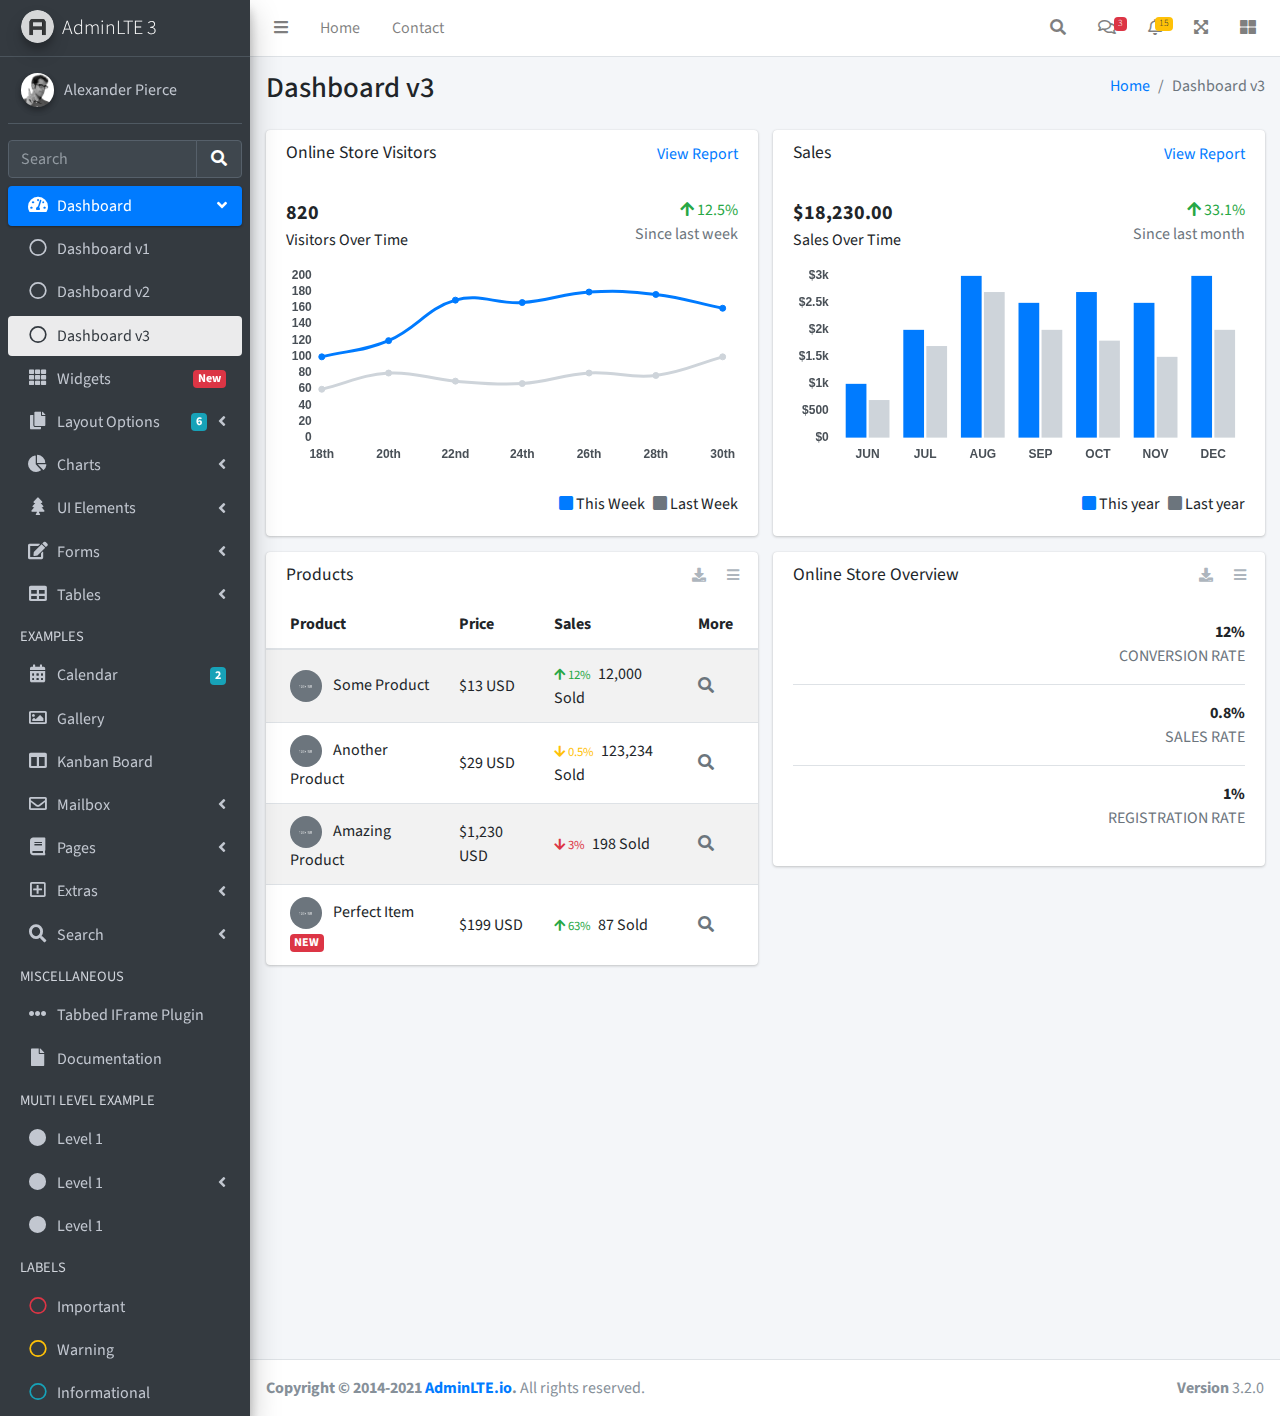
<file: AdminLTE-3.2.0/index3.html>
<!DOCTYPE html>
<html lang="en">
<head>
  <meta charset="utf-8">
  <meta name="viewport" content="width=device-width, initial-scale=1">
  <title>AdminLTE 3 | Dashboard 3</title>

  <!-- Google Font: Source Sans Pro -->
  <link rel="stylesheet" href="https://fonts.googleapis.com/css?family=Source+Sans+Pro:300,400,400i,700&display=fallback">
  <!-- Font Awesome Icons -->
  <link rel="stylesheet" href="plugins/fontawesome-free/css/all.min.css">
  <!-- IonIcons -->
  <link rel="stylesheet" href="https://code.ionicframework.com/ionicons/2.0.1/css/ionicons.min.css">
  <!-- Theme style -->
  <link rel="stylesheet" href="dist/css/adminlte.min.css">
</head>
<!--
`body` tag options:

  Apply one or more of the following classes to to the body tag
  to get the desired effect

  * sidebar-collapse
  * sidebar-mini
-->
<body class="hold-transition sidebar-mini">
<div class="wrapper">
  <!-- Navbar -->
  <nav class="main-header navbar navbar-expand navbar-white navbar-light">
    <!-- Left navbar links -->
    <ul class="navbar-nav">
      <li class="nav-item">
        <a class="nav-link" data-widget="pushmenu" href="#" role="button"><i class="fas fa-bars"></i></a>
      </li>
      <li class="nav-item d-none d-sm-inline-block">
        <a href="index3.html" class="nav-link">Home</a>
      </li>
      <li class="nav-item d-none d-sm-inline-block">
        <a href="#" class="nav-link">Contact</a>
      </li>
    </ul>

    <!-- Right navbar links -->
    <ul class="navbar-nav ml-auto">
      <!-- Navbar Search -->
      <li class="nav-item">
        <a class="nav-link" data-widget="navbar-search" href="#" role="button">
          <i class="fas fa-search"></i>
        </a>
        <div class="navbar-search-block">
          <form class="form-inline">
            <div class="input-group input-group-sm">
              <input class="form-control form-control-navbar" type="search" placeholder="Search" aria-label="Search">
              <div class="input-group-append">
                <button class="btn btn-navbar" type="submit">
                  <i class="fas fa-search"></i>
                </button>
                <button class="btn btn-navbar" type="button" data-widget="navbar-search">
                  <i class="fas fa-times"></i>
                </button>
              </div>
            </div>
          </form>
        </div>
      </li>

      <!-- Messages Dropdown Menu -->
      <li class="nav-item dropdown">
        <a class="nav-link" data-toggle="dropdown" href="#">
          <i class="far fa-comments"></i>
          <span class="badge badge-danger navbar-badge">3</span>
        </a>
        <div class="dropdown-menu dropdown-menu-lg dropdown-menu-right">
          <a href="#" class="dropdown-item">
            <!-- Message Start -->
            <div class="media">
              <img src="dist/img/user1-128x128.jpg" alt="User Avatar" class="img-size-50 mr-3 img-circle">
              <div class="media-body">
                <h3 class="dropdown-item-title">
                  Brad Diesel
                  <span class="float-right text-sm text-danger"><i class="fas fa-star"></i></span>
                </h3>
                <p class="text-sm">Call me whenever you can...</p>
                <p class="text-sm text-muted"><i class="far fa-clock mr-1"></i> 4 Hours Ago</p>
              </div>
            </div>
            <!-- Message End -->
          </a>
          <div class="dropdown-divider"></div>
          <a href="#" class="dropdown-item">
            <!-- Message Start -->
            <div class="media">
              <img src="dist/img/user8-128x128.jpg" alt="User Avatar" class="img-size-50 img-circle mr-3">
              <div class="media-body">
                <h3 class="dropdown-item-title">
                  John Pierce
                  <span class="float-right text-sm text-muted"><i class="fas fa-star"></i></span>
                </h3>
                <p class="text-sm">I got your message bro</p>
                <p class="text-sm text-muted"><i class="far fa-clock mr-1"></i> 4 Hours Ago</p>
              </div>
            </div>
            <!-- Message End -->
          </a>
          <div class="dropdown-divider"></div>
          <a href="#" class="dropdown-item">
            <!-- Message Start -->
            <div class="media">
              <img src="dist/img/user3-128x128.jpg" alt="User Avatar" class="img-size-50 img-circle mr-3">
              <div class="media-body">
                <h3 class="dropdown-item-title">
                  Nora Silvester
                  <span class="float-right text-sm text-warning"><i class="fas fa-star"></i></span>
                </h3>
                <p class="text-sm">The subject goes here</p>
                <p class="text-sm text-muted"><i class="far fa-clock mr-1"></i> 4 Hours Ago</p>
              </div>
            </div>
            <!-- Message End -->
          </a>
          <div class="dropdown-divider"></div>
          <a href="#" class="dropdown-item dropdown-footer">See All Messages</a>
        </div>
      </li>
      <!-- Notifications Dropdown Menu -->
      <li class="nav-item dropdown">
        <a class="nav-link" data-toggle="dropdown" href="#">
          <i class="far fa-bell"></i>
          <span class="badge badge-warning navbar-badge">15</span>
        </a>
        <div class="dropdown-menu dropdown-menu-lg dropdown-menu-right">
          <span class="dropdown-item dropdown-header">15 Notifications</span>
          <div class="dropdown-divider"></div>
          <a href="#" class="dropdown-item">
            <i class="fas fa-envelope mr-2"></i> 4 new messages
            <span class="float-right text-muted text-sm">3 mins</span>
          </a>
          <div class="dropdown-divider"></div>
          <a href="#" class="dropdown-item">
            <i class="fas fa-users mr-2"></i> 8 friend requests
            <span class="float-right text-muted text-sm">12 hours</span>
          </a>
          <div class="dropdown-divider"></div>
          <a href="#" class="dropdown-item">
            <i class="fas fa-file mr-2"></i> 3 new reports
            <span class="float-right text-muted text-sm">2 days</span>
          </a>
          <div class="dropdown-divider"></div>
          <a href="#" class="dropdown-item dropdown-footer">See All Notifications</a>
        </div>
      </li>
      <li class="nav-item">
        <a class="nav-link" data-widget="fullscreen" href="#" role="button">
          <i class="fas fa-expand-arrows-alt"></i>
        </a>
      </li>
      <li class="nav-item">
        <a class="nav-link" data-widget="control-sidebar" data-slide="true" href="#" role="button">
          <i class="fas fa-th-large"></i>
        </a>
      </li>
    </ul>
  </nav>
  <!-- /.navbar -->

  <!-- Main Sidebar Container -->
  <aside class="main-sidebar sidebar-dark-primary elevation-4">
    <!-- Brand Logo -->
    <a href="index3.html" class="brand-link">
      <img src="dist/img/AdminLTELogo.png" alt="AdminLTE Logo" class="brand-image img-circle elevation-3" style="opacity: .8">
      <span class="brand-text font-weight-light">AdminLTE 3</span>
    </a>

    <!-- Sidebar -->
    <div class="sidebar">
      <!-- Sidebar user panel (optional) -->
      <div class="user-panel mt-3 pb-3 mb-3 d-flex">
        <div class="image">
          <img src="dist/img/user2-160x160.jpg" class="img-circle elevation-2" alt="User Image">
        </div>
        <div class="info">
          <a href="#" class="d-block">Alexander Pierce</a>
        </div>
      </div>

      <!-- SidebarSearch Form -->
      <div class="form-inline">
        <div class="input-group" data-widget="sidebar-search">
          <input class="form-control form-control-sidebar" type="search" placeholder="Search" aria-label="Search">
          <div class="input-group-append">
            <button class="btn btn-sidebar">
              <i class="fas fa-search fa-fw"></i>
            </button>
          </div>
        </div>
      </div>

      <!-- Sidebar Menu -->
      <nav class="mt-2">
        <ul class="nav nav-pills nav-sidebar flex-column" data-widget="treeview" role="menu" data-accordion="false">
          <!-- Add icons to the links using the .nav-icon class
               with font-awesome or any other icon font library -->
          <li class="nav-item menu-open">
            <a href="#" class="nav-link active">
              <i class="nav-icon fas fa-tachometer-alt"></i>
              <p>
                Dashboard
                <i class="right fas fa-angle-left"></i>
              </p>
            </a>
            <ul class="nav nav-treeview">
              <li class="nav-item">
                <a href="./index.html" class="nav-link">
                  <i class="far fa-circle nav-icon"></i>
                  <p>Dashboard v1</p>
                </a>
              </li>
              <li class="nav-item">
                <a href="./index2.html" class="nav-link">
                  <i class="far fa-circle nav-icon"></i>
                  <p>Dashboard v2</p>
                </a>
              </li>
              <li class="nav-item">
                <a href="./index3.html" class="nav-link active">
                  <i class="far fa-circle nav-icon"></i>
                  <p>Dashboard v3</p>
                </a>
              </li>
            </ul>
          </li>
          <li class="nav-item">
            <a href="pages/widgets.html" class="nav-link">
              <i class="nav-icon fas fa-th"></i>
              <p>
                Widgets
                <span class="right badge badge-danger">New</span>
              </p>
            </a>
          </li>
          <li class="nav-item">
            <a href="#" class="nav-link">
              <i class="nav-icon fas fa-copy"></i>
              <p>
                Layout Options
                <i class="fas fa-angle-left right"></i>
                <span class="badge badge-info right">6</span>
              </p>
            </a>
            <ul class="nav nav-treeview">
              <li class="nav-item">
                <a href="pages/layout/top-nav.html" class="nav-link">
                  <i class="far fa-circle nav-icon"></i>
                  <p>Top Navigation</p>
                </a>
              </li>
              <li class="nav-item">
                <a href="pages/layout/top-nav-sidebar.html" class="nav-link">
                  <i class="far fa-circle nav-icon"></i>
                  <p>Top Navigation + Sidebar</p>
                </a>
              </li>
              <li class="nav-item">
                <a href="pages/layout/boxed.html" class="nav-link">
                  <i class="far fa-circle nav-icon"></i>
                  <p>Boxed</p>
                </a>
              </li>
              <li class="nav-item">
                <a href="pages/layout/fixed-sidebar.html" class="nav-link">
                  <i class="far fa-circle nav-icon"></i>
                  <p>Fixed Sidebar</p>
                </a>
              </li>
              <li class="nav-item">
                <a href="pages/layout/fixed-sidebar-custom.html" class="nav-link">
                  <i class="far fa-circle nav-icon"></i>
                  <p>Fixed Sidebar <small>+ Custom Area</small></p>
                </a>
              </li>
              <li class="nav-item">
                <a href="pages/layout/fixed-topnav.html" class="nav-link">
                  <i class="far fa-circle nav-icon"></i>
                  <p>Fixed Navbar</p>
                </a>
              </li>
              <li class="nav-item">
                <a href="pages/layout/fixed-footer.html" class="nav-link">
                  <i class="far fa-circle nav-icon"></i>
                  <p>Fixed Footer</p>
                </a>
              </li>
              <li class="nav-item">
                <a href="pages/layout/collapsed-sidebar.html" class="nav-link">
                  <i class="far fa-circle nav-icon"></i>
                  <p>Collapsed Sidebar</p>
                </a>
              </li>
            </ul>
          </li>
          <li class="nav-item">
            <a href="#" class="nav-link">
              <i class="nav-icon fas fa-chart-pie"></i>
              <p>
                Charts
                <i class="right fas fa-angle-left"></i>
              </p>
            </a>
            <ul class="nav nav-treeview">
              <li class="nav-item">
                <a href="pages/charts/chartjs.html" class="nav-link">
                  <i class="far fa-circle nav-icon"></i>
                  <p>ChartJS</p>
                </a>
              </li>
              <li class="nav-item">
                <a href="pages/charts/flot.html" class="nav-link">
                  <i class="far fa-circle nav-icon"></i>
                  <p>Flot</p>
                </a>
              </li>
              <li class="nav-item">
                <a href="pages/charts/inline.html" class="nav-link">
                  <i class="far fa-circle nav-icon"></i>
                  <p>Inline</p>
                </a>
              </li>
              <li class="nav-item">
                <a href="pages/charts/uplot.html" class="nav-link">
                  <i class="far fa-circle nav-icon"></i>
                  <p>uPlot</p>
                </a>
              </li>
            </ul>
          </li>
          <li class="nav-item">
            <a href="#" class="nav-link">
              <i class="nav-icon fas fa-tree"></i>
              <p>
                UI Elements
                <i class="fas fa-angle-left right"></i>
              </p>
            </a>
            <ul class="nav nav-treeview">
              <li class="nav-item">
                <a href="pages/UI/general.html" class="nav-link">
                  <i class="far fa-circle nav-icon"></i>
                  <p>General</p>
                </a>
              </li>
              <li class="nav-item">
                <a href="pages/UI/icons.html" class="nav-link">
                  <i class="far fa-circle nav-icon"></i>
                  <p>Icons</p>
                </a>
              </li>
              <li class="nav-item">
                <a href="pages/UI/buttons.html" class="nav-link">
                  <i class="far fa-circle nav-icon"></i>
                  <p>Buttons</p>
                </a>
              </li>
              <li class="nav-item">
                <a href="pages/UI/sliders.html" class="nav-link">
                  <i class="far fa-circle nav-icon"></i>
                  <p>Sliders</p>
                </a>
              </li>
              <li class="nav-item">
                <a href="pages/UI/modals.html" class="nav-link">
                  <i class="far fa-circle nav-icon"></i>
                  <p>Modals & Alerts</p>
                </a>
              </li>
              <li class="nav-item">
                <a href="pages/UI/navbar.html" class="nav-link">
                  <i class="far fa-circle nav-icon"></i>
                  <p>Navbar & Tabs</p>
                </a>
              </li>
              <li class="nav-item">
                <a href="pages/UI/timeline.html" class="nav-link">
                  <i class="far fa-circle nav-icon"></i>
                  <p>Timeline</p>
                </a>
              </li>
              <li class="nav-item">
                <a href="pages/UI/ribbons.html" class="nav-link">
                  <i class="far fa-circle nav-icon"></i>
                  <p>Ribbons</p>
                </a>
              </li>
            </ul>
          </li>
          <li class="nav-item">
            <a href="#" class="nav-link">
              <i class="nav-icon fas fa-edit"></i>
              <p>
                Forms
                <i class="fas fa-angle-left right"></i>
              </p>
            </a>
            <ul class="nav nav-treeview">
              <li class="nav-item">
                <a href="pages/forms/general.html" class="nav-link">
                  <i class="far fa-circle nav-icon"></i>
                  <p>General Elements</p>
                </a>
              </li>
              <li class="nav-item">
                <a href="pages/forms/advanced.html" class="nav-link">
                  <i class="far fa-circle nav-icon"></i>
                  <p>Advanced Elements</p>
                </a>
              </li>
              <li class="nav-item">
                <a href="pages/forms/editors.html" class="nav-link">
                  <i class="far fa-circle nav-icon"></i>
                  <p>Editors</p>
                </a>
              </li>
              <li class="nav-item">
                <a href="pages/forms/validation.html" class="nav-link">
                  <i class="far fa-circle nav-icon"></i>
                  <p>Validation</p>
                </a>
              </li>
            </ul>
          </li>
          <li class="nav-item">
            <a href="#" class="nav-link">
              <i class="nav-icon fas fa-table"></i>
              <p>
                Tables
                <i class="fas fa-angle-left right"></i>
              </p>
            </a>
            <ul class="nav nav-treeview">
              <li class="nav-item">
                <a href="pages/tables/simple.html" class="nav-link">
                  <i class="far fa-circle nav-icon"></i>
                  <p>Simple Tables</p>
                </a>
              </li>
              <li class="nav-item">
                <a href="pages/tables/data.html" class="nav-link">
                  <i class="far fa-circle nav-icon"></i>
                  <p>DataTables</p>
                </a>
              </li>
              <li class="nav-item">
                <a href="pages/tables/jsgrid.html" class="nav-link">
                  <i class="far fa-circle nav-icon"></i>
                  <p>jsGrid</p>
                </a>
              </li>
            </ul>
          </li>
          <li class="nav-header">EXAMPLES</li>
          <li class="nav-item">
            <a href="pages/calendar.html" class="nav-link">
              <i class="nav-icon fas fa-calendar-alt"></i>
              <p>
                Calendar
                <span class="badge badge-info right">2</span>
              </p>
            </a>
          </li>
          <li class="nav-item">
            <a href="pages/gallery.html" class="nav-link">
              <i class="nav-icon far fa-image"></i>
              <p>
                Gallery
              </p>
            </a>
          </li>
          <li class="nav-item">
            <a href="pages/kanban.html" class="nav-link">
              <i class="nav-icon fas fa-columns"></i>
              <p>
                Kanban Board
              </p>
            </a>
          </li>
          <li class="nav-item">
            <a href="#" class="nav-link">
              <i class="nav-icon far fa-envelope"></i>
              <p>
                Mailbox
                <i class="fas fa-angle-left right"></i>
              </p>
            </a>
            <ul class="nav nav-treeview">
              <li class="nav-item">
                <a href="pages/mailbox/mailbox.html" class="nav-link">
                  <i class="far fa-circle nav-icon"></i>
                  <p>Inbox</p>
                </a>
              </li>
              <li class="nav-item">
                <a href="pages/mailbox/compose.html" class="nav-link">
                  <i class="far fa-circle nav-icon"></i>
                  <p>Compose</p>
                </a>
              </li>
              <li class="nav-item">
                <a href="pages/mailbox/read-mail.html" class="nav-link">
                  <i class="far fa-circle nav-icon"></i>
                  <p>Read</p>
                </a>
              </li>
            </ul>
          </li>
          <li class="nav-item">
            <a href="#" class="nav-link">
              <i class="nav-icon fas fa-book"></i>
              <p>
                Pages
                <i class="fas fa-angle-left right"></i>
              </p>
            </a>
            <ul class="nav nav-treeview">
              <li class="nav-item">
                <a href="pages/examples/invoice.html" class="nav-link">
                  <i class="far fa-circle nav-icon"></i>
                  <p>Invoice</p>
                </a>
              </li>
              <li class="nav-item">
                <a href="pages/examples/profile.html" class="nav-link">
                  <i class="far fa-circle nav-icon"></i>
                  <p>Profile</p>
                </a>
              </li>
              <li class="nav-item">
                <a href="pages/examples/e-commerce.html" class="nav-link">
                  <i class="far fa-circle nav-icon"></i>
                  <p>E-commerce</p>
                </a>
              </li>
              <li class="nav-item">
                <a href="pages/examples/projects.html" class="nav-link">
                  <i class="far fa-circle nav-icon"></i>
                  <p>Projects</p>
                </a>
              </li>
              <li class="nav-item">
                <a href="pages/examples/project-add.html" class="nav-link">
                  <i class="far fa-circle nav-icon"></i>
                  <p>Project Add</p>
                </a>
              </li>
              <li class="nav-item">
                <a href="pages/examples/project-edit.html" class="nav-link">
                  <i class="far fa-circle nav-icon"></i>
                  <p>Project Edit</p>
                </a>
              </li>
              <li class="nav-item">
                <a href="pages/examples/project-detail.html" class="nav-link">
                  <i class="far fa-circle nav-icon"></i>
                  <p>Project Detail</p>
                </a>
              </li>
              <li class="nav-item">
                <a href="pages/examples/contacts.html" class="nav-link">
                  <i class="far fa-circle nav-icon"></i>
                  <p>Contacts</p>
                </a>
              </li>
              <li class="nav-item">
                <a href="pages/examples/faq.html" class="nav-link">
                  <i class="far fa-circle nav-icon"></i>
                  <p>FAQ</p>
                </a>
              </li>
              <li class="nav-item">
                <a href="pages/examples/contact-us.html" class="nav-link">
                  <i class="far fa-circle nav-icon"></i>
                  <p>Contact us</p>
                </a>
              </li>
            </ul>
          </li>
          <li class="nav-item">
            <a href="#" class="nav-link">
              <i class="nav-icon far fa-plus-square"></i>
              <p>
                Extras
                <i class="fas fa-angle-left right"></i>
              </p>
            </a>
            <ul class="nav nav-treeview">
              <li class="nav-item">
                <a href="#" class="nav-link">
                  <i class="far fa-circle nav-icon"></i>
                  <p>
                    Login & Register v1
                    <i class="fas fa-angle-left right"></i>
                  </p>
                </a>
                <ul class="nav nav-treeview">
                  <li class="nav-item">
                    <a href="pages/examples/login.html" class="nav-link">
                      <i class="far fa-circle nav-icon"></i>
                      <p>Login v1</p>
                    </a>
                  </li>
                  <li class="nav-item">
                    <a href="pages/examples/register.html" class="nav-link">
                      <i class="far fa-circle nav-icon"></i>
                      <p>Register v1</p>
                    </a>
                  </li>
                  <li class="nav-item">
                    <a href="pages/examples/forgot-password.html" class="nav-link">
                      <i class="far fa-circle nav-icon"></i>
                      <p>Forgot Password v1</p>
                    </a>
                  </li>
                  <li class="nav-item">
                    <a href="pages/examples/recover-password.html" class="nav-link">
                      <i class="far fa-circle nav-icon"></i>
                      <p>Recover Password v1</p>
                    </a>
                  </li>
                </ul>
              </li>
              <li class="nav-item">
                <a href="#" class="nav-link">
                  <i class="far fa-circle nav-icon"></i>
                  <p>
                    Login & Register v2
                    <i class="fas fa-angle-left right"></i>
                  </p>
                </a>
                <ul class="nav nav-treeview">
                  <li class="nav-item">
                    <a href="pages/examples/login-v2.html" class="nav-link">
                      <i class="far fa-circle nav-icon"></i>
                      <p>Login v2</p>
                    </a>
                  </li>
                  <li class="nav-item">
                    <a href="pages/examples/register-v2.html" class="nav-link">
                      <i class="far fa-circle nav-icon"></i>
                      <p>Register v2</p>
                    </a>
                  </li>
                  <li class="nav-item">
                    <a href="pages/examples/forgot-password-v2.html" class="nav-link">
                      <i class="far fa-circle nav-icon"></i>
                      <p>Forgot Password v2</p>
                    </a>
                  </li>
                  <li class="nav-item">
                    <a href="pages/examples/recover-password-v2.html" class="nav-link">
                      <i class="far fa-circle nav-icon"></i>
                      <p>Recover Password v2</p>
                    </a>
                  </li>
                </ul>
              </li>
              <li class="nav-item">
                <a href="pages/examples/lockscreen.html" class="nav-link">
                  <i class="far fa-circle nav-icon"></i>
                  <p>Lockscreen</p>
                </a>
              </li>
              <li class="nav-item">
                <a href="pages/examples/legacy-user-menu.html" class="nav-link">
                  <i class="far fa-circle nav-icon"></i>
                  <p>Legacy User Menu</p>
                </a>
              </li>
              <li class="nav-item">
                <a href="pages/examples/language-menu.html" class="nav-link">
                  <i class="far fa-circle nav-icon"></i>
                  <p>Language Menu</p>
                </a>
              </li>
              <li class="nav-item">
                <a href="pages/examples/404.html" class="nav-link">
                  <i class="far fa-circle nav-icon"></i>
                  <p>Error 404</p>
                </a>
              </li>
              <li class="nav-item">
                <a href="pages/examples/500.html" class="nav-link">
                  <i class="far fa-circle nav-icon"></i>
                  <p>Error 500</p>
                </a>
              </li>
              <li class="nav-item">
                <a href="pages/examples/pace.html" class="nav-link">
                  <i class="far fa-circle nav-icon"></i>
                  <p>Pace</p>
                </a>
              </li>
              <li class="nav-item">
                <a href="pages/examples/blank.html" class="nav-link">
                  <i class="far fa-circle nav-icon"></i>
                  <p>Blank Page</p>
                </a>
              </li>
              <li class="nav-item">
                <a href="starter.html" class="nav-link">
                  <i class="far fa-circle nav-icon"></i>
                  <p>Starter Page</p>
                </a>
              </li>
            </ul>
          </li>
          <li class="nav-item">
            <a href="#" class="nav-link">
              <i class="nav-icon fas fa-search"></i>
              <p>
                Search
                <i class="fas fa-angle-left right"></i>
              </p>
            </a>
            <ul class="nav nav-treeview">
              <li class="nav-item">
                <a href="pages/search/simple.html" class="nav-link">
                  <i class="far fa-circle nav-icon"></i>
                  <p>Simple Search</p>
                </a>
              </li>
              <li class="nav-item">
                <a href="pages/search/enhanced.html" class="nav-link">
                  <i class="far fa-circle nav-icon"></i>
                  <p>Enhanced</p>
                </a>
              </li>
            </ul>
          </li>
          <li class="nav-header">MISCELLANEOUS</li>
          <li class="nav-item">
            <a href="iframe.html" class="nav-link">
              <i class="nav-icon fas fa-ellipsis-h"></i>
              <p>Tabbed IFrame Plugin</p>
            </a>
          </li>
          <li class="nav-item">
            <a href="https://adminlte.io/docs/3.1/" class="nav-link">
              <i class="nav-icon fas fa-file"></i>
              <p>Documentation</p>
            </a>
          </li>
          <li class="nav-header">MULTI LEVEL EXAMPLE</li>
          <li class="nav-item">
            <a href="#" class="nav-link">
              <i class="fas fa-circle nav-icon"></i>
              <p>Level 1</p>
            </a>
          </li>
          <li class="nav-item">
            <a href="#" class="nav-link">
              <i class="nav-icon fas fa-circle"></i>
              <p>
                Level 1
                <i class="right fas fa-angle-left"></i>
              </p>
            </a>
            <ul class="nav nav-treeview">
              <li class="nav-item">
                <a href="#" class="nav-link">
                  <i class="far fa-circle nav-icon"></i>
                  <p>Level 2</p>
                </a>
              </li>
              <li class="nav-item">
                <a href="#" class="nav-link">
                  <i class="far fa-circle nav-icon"></i>
                  <p>
                    Level 2
                    <i class="right fas fa-angle-left"></i>
                  </p>
                </a>
                <ul class="nav nav-treeview">
                  <li class="nav-item">
                    <a href="#" class="nav-link">
                      <i class="far fa-dot-circle nav-icon"></i>
                      <p>Level 3</p>
                    </a>
                  </li>
                  <li class="nav-item">
                    <a href="#" class="nav-link">
                      <i class="far fa-dot-circle nav-icon"></i>
                      <p>Level 3</p>
                    </a>
                  </li>
                  <li class="nav-item">
                    <a href="#" class="nav-link">
                      <i class="far fa-dot-circle nav-icon"></i>
                      <p>Level 3</p>
                    </a>
                  </li>
                </ul>
              </li>
              <li class="nav-item">
                <a href="#" class="nav-link">
                  <i class="far fa-circle nav-icon"></i>
                  <p>Level 2</p>
                </a>
              </li>
            </ul>
          </li>
          <li class="nav-item">
            <a href="#" class="nav-link">
              <i class="fas fa-circle nav-icon"></i>
              <p>Level 1</p>
            </a>
          </li>
          <li class="nav-header">LABELS</li>
          <li class="nav-item">
            <a href="#" class="nav-link">
              <i class="nav-icon far fa-circle text-danger"></i>
              <p class="text">Important</p>
            </a>
          </li>
          <li class="nav-item">
            <a href="#" class="nav-link">
              <i class="nav-icon far fa-circle text-warning"></i>
              <p>Warning</p>
            </a>
          </li>
          <li class="nav-item">
            <a href="#" class="nav-link">
              <i class="nav-icon far fa-circle text-info"></i>
              <p>Informational</p>
            </a>
          </li>
        </ul>
      </nav>
      <!-- /.sidebar-menu -->
    </div>
    <!-- /.sidebar -->
  </aside>

  <!-- Content Wrapper. Contains page content -->
  <div class="content-wrapper">
    <!-- Content Header (Page header) -->
    <div class="content-header">
      <div class="container-fluid">
        <div class="row mb-2">
          <div class="col-sm-6">
            <h1 class="m-0">Dashboard v3</h1>
          </div><!-- /.col -->
          <div class="col-sm-6">
            <ol class="breadcrumb float-sm-right">
              <li class="breadcrumb-item"><a href="#">Home</a></li>
              <li class="breadcrumb-item active">Dashboard v3</li>
            </ol>
          </div><!-- /.col -->
        </div><!-- /.row -->
      </div><!-- /.container-fluid -->
    </div>
    <!-- /.content-header -->

    <!-- Main content -->
    <div class="content">
      <div class="container-fluid">
        <div class="row">
          <div class="col-lg-6">
            <div class="card">
              <div class="card-header border-0">
                <div class="d-flex justify-content-between">
                  <h3 class="card-title">Online Store Visitors</h3>
                  <a href="javascript:void(0);">View Report</a>
                </div>
              </div>
              <div class="card-body">
                <div class="d-flex">
                  <p class="d-flex flex-column">
                    <span class="text-bold text-lg">820</span>
                    <span>Visitors Over Time</span>
                  </p>
                  <p class="ml-auto d-flex flex-column text-right">
                    <span class="text-success">
                      <i class="fas fa-arrow-up"></i> 12.5%
                    </span>
                    <span class="text-muted">Since last week</span>
                  </p>
                </div>
                <!-- /.d-flex -->

                <div class="position-relative mb-4">
                  <canvas id="visitors-chart" height="200"></canvas>
                </div>

                <div class="d-flex flex-row justify-content-end">
                  <span class="mr-2">
                    <i class="fas fa-square text-primary"></i> This Week
                  </span>

                  <span>
                    <i class="fas fa-square text-gray"></i> Last Week
                  </span>
                </div>
              </div>
            </div>
            <!-- /.card -->

            <div class="card">
              <div class="card-header border-0">
                <h3 class="card-title">Products</h3>
                <div class="card-tools">
                  <a href="#" class="btn btn-tool btn-sm">
                    <i class="fas fa-download"></i>
                  </a>
                  <a href="#" class="btn btn-tool btn-sm">
                    <i class="fas fa-bars"></i>
                  </a>
                </div>
              </div>
              <div class="card-body table-responsive p-0">
                <table class="table table-striped table-valign-middle">
                  <thead>
                  <tr>
                    <th>Product</th>
                    <th>Price</th>
                    <th>Sales</th>
                    <th>More</th>
                  </tr>
                  </thead>
                  <tbody>
                  <tr>
                    <td>
                      <img src="dist/img/default-150x150.png" alt="Product 1" class="img-circle img-size-32 mr-2">
                      Some Product
                    </td>
                    <td>$13 USD</td>
                    <td>
                      <small class="text-success mr-1">
                        <i class="fas fa-arrow-up"></i>
                        12%
                      </small>
                      12,000 Sold
                    </td>
                    <td>
                      <a href="#" class="text-muted">
                        <i class="fas fa-search"></i>
                      </a>
                    </td>
                  </tr>
                  <tr>
                    <td>
                      <img src="dist/img/default-150x150.png" alt="Product 1" class="img-circle img-size-32 mr-2">
                      Another Product
                    </td>
                    <td>$29 USD</td>
                    <td>
                      <small class="text-warning mr-1">
                        <i class="fas fa-arrow-down"></i>
                        0.5%
                      </small>
                      123,234 Sold
                    </td>
                    <td>
                      <a href="#" class="text-muted">
                        <i class="fas fa-search"></i>
                      </a>
                    </td>
                  </tr>
                  <tr>
                    <td>
                      <img src="dist/img/default-150x150.png" alt="Product 1" class="img-circle img-size-32 mr-2">
                      Amazing Product
                    </td>
                    <td>$1,230 USD</td>
                    <td>
                      <small class="text-danger mr-1">
                        <i class="fas fa-arrow-down"></i>
                        3%
                      </small>
                      198 Sold
                    </td>
                    <td>
                      <a href="#" class="text-muted">
                        <i class="fas fa-search"></i>
                      </a>
                    </td>
                  </tr>
                  <tr>
                    <td>
                      <img src="dist/img/default-150x150.png" alt="Product 1" class="img-circle img-size-32 mr-2">
                      Perfect Item
                      <span class="badge bg-danger">NEW</span>
                    </td>
                    <td>$199 USD</td>
                    <td>
                      <small class="text-success mr-1">
                        <i class="fas fa-arrow-up"></i>
                        63%
                      </small>
                      87 Sold
                    </td>
                    <td>
                      <a href="#" class="text-muted">
                        <i class="fas fa-search"></i>
                      </a>
                    </td>
                  </tr>
                  </tbody>
                </table>
              </div>
            </div>
            <!-- /.card -->
          </div>
          <!-- /.col-md-6 -->
          <div class="col-lg-6">
            <div class="card">
              <div class="card-header border-0">
                <div class="d-flex justify-content-between">
                  <h3 class="card-title">Sales</h3>
                  <a href="javascript:void(0);">View Report</a>
                </div>
              </div>
              <div class="card-body">
                <div class="d-flex">
                  <p class="d-flex flex-column">
                    <span class="text-bold text-lg">$18,230.00</span>
                    <span>Sales Over Time</span>
                  </p>
                  <p class="ml-auto d-flex flex-column text-right">
                    <span class="text-success">
                      <i class="fas fa-arrow-up"></i> 33.1%
                    </span>
                    <span class="text-muted">Since last month</span>
                  </p>
                </div>
                <!-- /.d-flex -->

                <div class="position-relative mb-4">
                  <canvas id="sales-chart" height="200"></canvas>
                </div>

                <div class="d-flex flex-row justify-content-end">
                  <span class="mr-2">
                    <i class="fas fa-square text-primary"></i> This year
                  </span>

                  <span>
                    <i class="fas fa-square text-gray"></i> Last year
                  </span>
                </div>
              </div>
            </div>
            <!-- /.card -->

            <div class="card">
              <div class="card-header border-0">
                <h3 class="card-title">Online Store Overview</h3>
                <div class="card-tools">
                  <a href="#" class="btn btn-sm btn-tool">
                    <i class="fas fa-download"></i>
                  </a>
                  <a href="#" class="btn btn-sm btn-tool">
                    <i class="fas fa-bars"></i>
                  </a>
                </div>
              </div>
              <div class="card-body">
                <div class="d-flex justify-content-between align-items-center border-bottom mb-3">
                  <p class="text-success text-xl">
                    <i class="ion ion-ios-refresh-empty"></i>
                  </p>
                  <p class="d-flex flex-column text-right">
                    <span class="font-weight-bold">
                      <i class="ion ion-android-arrow-up text-success"></i> 12%
                    </span>
                    <span class="text-muted">CONVERSION RATE</span>
                  </p>
                </div>
                <!-- /.d-flex -->
                <div class="d-flex justify-content-between align-items-center border-bottom mb-3">
                  <p class="text-warning text-xl">
                    <i class="ion ion-ios-cart-outline"></i>
                  </p>
                  <p class="d-flex flex-column text-right">
                    <span class="font-weight-bold">
                      <i class="ion ion-android-arrow-up text-warning"></i> 0.8%
                    </span>
                    <span class="text-muted">SALES RATE</span>
                  </p>
                </div>
                <!-- /.d-flex -->
                <div class="d-flex justify-content-between align-items-center mb-0">
                  <p class="text-danger text-xl">
                    <i class="ion ion-ios-people-outline"></i>
                  </p>
                  <p class="d-flex flex-column text-right">
                    <span class="font-weight-bold">
                      <i class="ion ion-android-arrow-down text-danger"></i> 1%
                    </span>
                    <span class="text-muted">REGISTRATION RATE</span>
                  </p>
                </div>
                <!-- /.d-flex -->
              </div>
            </div>
          </div>
          <!-- /.col-md-6 -->
        </div>
        <!-- /.row -->
      </div>
      <!-- /.container-fluid -->
    </div>
    <!-- /.content -->
  </div>
  <!-- /.content-wrapper -->

  <!-- Control Sidebar -->
  <aside class="control-sidebar control-sidebar-dark">
    <!-- Control sidebar content goes here -->
  </aside>
  <!-- /.control-sidebar -->

  <!-- Main Footer -->
  <footer class="main-footer">
    <strong>Copyright &copy; 2014-2021 <a href="https://adminlte.io">AdminLTE.io</a>.</strong>
    All rights reserved.
    <div class="float-right d-none d-sm-inline-block">
      <b>Version</b> 3.2.0
    </div>
  </footer>
</div>
<!-- ./wrapper -->

<!-- REQUIRED SCRIPTS -->

<!-- jQuery -->
<script src="plugins/jquery/jquery.min.js"></script>
<!-- Bootstrap -->
<script src="plugins/bootstrap/js/bootstrap.bundle.min.js"></script>
<!-- AdminLTE -->
<script src="dist/js/adminlte.js"></script>

<!-- OPTIONAL SCRIPTS -->
<script src="plugins/chart.js/Chart.min.js"></script>
<!-- AdminLTE for demo purposes -->
<script src="dist/js/demo.js"></script>
<!-- AdminLTE dashboard demo (This is only for demo purposes) -->
<script src="dist/js/pages/dashboard3.js"></script>
</body>
</html>
</file>
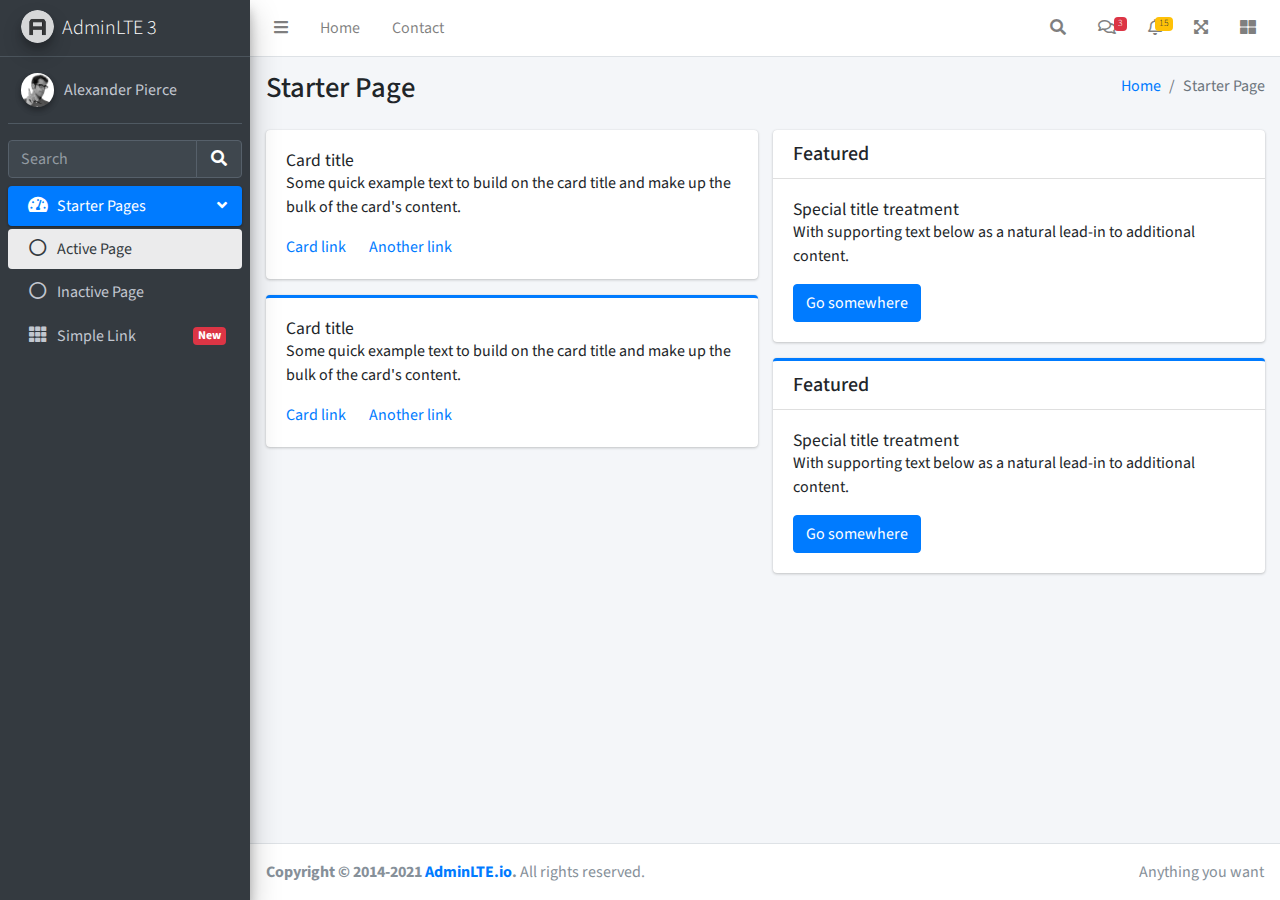
<file: AdminLTE-3.2.0/starter.html>
<!DOCTYPE html>
<!--
This is a starter template page. Use this page to start your new project from
scratch. This page gets rid of all links and provides the needed markup only.
-->
<html lang="en">
<head>
  <meta charset="utf-8">
  <meta name="viewport" content="width=device-width, initial-scale=1">
  <title>AdminLTE 3 | Starter</title>

  <!-- Google Font: Source Sans Pro -->
  <link rel="stylesheet" href="https://fonts.googleapis.com/css?family=Source+Sans+Pro:300,400,400i,700&display=fallback">
  <!-- Font Awesome Icons -->
  <link rel="stylesheet" href="plugins/fontawesome-free/css/all.min.css">
  <!-- Theme style -->
  <link rel="stylesheet" href="dist/css/adminlte.min.css">
</head>
<body class="hold-transition sidebar-mini">
<div class="wrapper">

  <!-- Navbar -->
  <nav class="main-header navbar navbar-expand navbar-white navbar-light">
    <!-- Left navbar links -->
    <ul class="navbar-nav">
      <li class="nav-item">
        <a class="nav-link" data-widget="pushmenu" href="#" role="button"><i class="fas fa-bars"></i></a>
      </li>
      <li class="nav-item d-none d-sm-inline-block">
        <a href="index3.html" class="nav-link">Home</a>
      </li>
      <li class="nav-item d-none d-sm-inline-block">
        <a href="#" class="nav-link">Contact</a>
      </li>
    </ul>

    <!-- Right navbar links -->
    <ul class="navbar-nav ml-auto">
      <!-- Navbar Search -->
      <li class="nav-item">
        <a class="nav-link" data-widget="navbar-search" href="#" role="button">
          <i class="fas fa-search"></i>
        </a>
        <div class="navbar-search-block">
          <form class="form-inline">
            <div class="input-group input-group-sm">
              <input class="form-control form-control-navbar" type="search" placeholder="Search" aria-label="Search">
              <div class="input-group-append">
                <button class="btn btn-navbar" type="submit">
                  <i class="fas fa-search"></i>
                </button>
                <button class="btn btn-navbar" type="button" data-widget="navbar-search">
                  <i class="fas fa-times"></i>
                </button>
              </div>
            </div>
          </form>
        </div>
      </li>

      <!-- Messages Dropdown Menu -->
      <li class="nav-item dropdown">
        <a class="nav-link" data-toggle="dropdown" href="#">
          <i class="far fa-comments"></i>
          <span class="badge badge-danger navbar-badge">3</span>
        </a>
        <div class="dropdown-menu dropdown-menu-lg dropdown-menu-right">
          <a href="#" class="dropdown-item">
            <!-- Message Start -->
            <div class="media">
              <img src="dist/img/user1-128x128.jpg" alt="User Avatar" class="img-size-50 mr-3 img-circle">
              <div class="media-body">
                <h3 class="dropdown-item-title">
                  Brad Diesel
                  <span class="float-right text-sm text-danger"><i class="fas fa-star"></i></span>
                </h3>
                <p class="text-sm">Call me whenever you can...</p>
                <p class="text-sm text-muted"><i class="far fa-clock mr-1"></i> 4 Hours Ago</p>
              </div>
            </div>
            <!-- Message End -->
          </a>
          <div class="dropdown-divider"></div>
          <a href="#" class="dropdown-item">
            <!-- Message Start -->
            <div class="media">
              <img src="dist/img/user8-128x128.jpg" alt="User Avatar" class="img-size-50 img-circle mr-3">
              <div class="media-body">
                <h3 class="dropdown-item-title">
                  John Pierce
                  <span class="float-right text-sm text-muted"><i class="fas fa-star"></i></span>
                </h3>
                <p class="text-sm">I got your message bro</p>
                <p class="text-sm text-muted"><i class="far fa-clock mr-1"></i> 4 Hours Ago</p>
              </div>
            </div>
            <!-- Message End -->
          </a>
          <div class="dropdown-divider"></div>
          <a href="#" class="dropdown-item">
            <!-- Message Start -->
            <div class="media">
              <img src="dist/img/user3-128x128.jpg" alt="User Avatar" class="img-size-50 img-circle mr-3">
              <div class="media-body">
                <h3 class="dropdown-item-title">
                  Nora Silvester
                  <span class="float-right text-sm text-warning"><i class="fas fa-star"></i></span>
                </h3>
                <p class="text-sm">The subject goes here</p>
                <p class="text-sm text-muted"><i class="far fa-clock mr-1"></i> 4 Hours Ago</p>
              </div>
            </div>
            <!-- Message End -->
          </a>
          <div class="dropdown-divider"></div>
          <a href="#" class="dropdown-item dropdown-footer">See All Messages</a>
        </div>
      </li>
      <!-- Notifications Dropdown Menu -->
      <li class="nav-item dropdown">
        <a class="nav-link" data-toggle="dropdown" href="#">
          <i class="far fa-bell"></i>
          <span class="badge badge-warning navbar-badge">15</span>
        </a>
        <div class="dropdown-menu dropdown-menu-lg dropdown-menu-right">
          <span class="dropdown-header">15 Notifications</span>
          <div class="dropdown-divider"></div>
          <a href="#" class="dropdown-item">
            <i class="fas fa-envelope mr-2"></i> 4 new messages
            <span class="float-right text-muted text-sm">3 mins</span>
          </a>
          <div class="dropdown-divider"></div>
          <a href="#" class="dropdown-item">
            <i class="fas fa-users mr-2"></i> 8 friend requests
            <span class="float-right text-muted text-sm">12 hours</span>
          </a>
          <div class="dropdown-divider"></div>
          <a href="#" class="dropdown-item">
            <i class="fas fa-file mr-2"></i> 3 new reports
            <span class="float-right text-muted text-sm">2 days</span>
          </a>
          <div class="dropdown-divider"></div>
          <a href="#" class="dropdown-item dropdown-footer">See All Notifications</a>
        </div>
      </li>
      <li class="nav-item">
        <a class="nav-link" data-widget="fullscreen" href="#" role="button">
          <i class="fas fa-expand-arrows-alt"></i>
        </a>
      </li>
      <li class="nav-item">
        <a class="nav-link" data-widget="control-sidebar" data-slide="true" href="#" role="button">
          <i class="fas fa-th-large"></i>
        </a>
      </li>
    </ul>
  </nav>
  <!-- /.navbar -->

  <!-- Main Sidebar Container -->
  <aside class="main-sidebar sidebar-dark-primary elevation-4">
    <!-- Brand Logo -->
    <a href="index3.html" class="brand-link">
      <img src="dist/img/AdminLTELogo.png" alt="AdminLTE Logo" class="brand-image img-circle elevation-3" style="opacity: .8">
      <span class="brand-text font-weight-light">AdminLTE 3</span>
    </a>

    <!-- Sidebar -->
    <div class="sidebar">
      <!-- Sidebar user panel (optional) -->
      <div class="user-panel mt-3 pb-3 mb-3 d-flex">
        <div class="image">
          <img src="dist/img/user2-160x160.jpg" class="img-circle elevation-2" alt="User Image">
        </div>
        <div class="info">
          <a href="#" class="d-block">Alexander Pierce</a>
        </div>
      </div>

      <!-- SidebarSearch Form -->
      <div class="form-inline">
        <div class="input-group" data-widget="sidebar-search">
          <input class="form-control form-control-sidebar" type="search" placeholder="Search" aria-label="Search">
          <div class="input-group-append">
            <button class="btn btn-sidebar">
              <i class="fas fa-search fa-fw"></i>
            </button>
          </div>
        </div>
      </div>

      <!-- Sidebar Menu -->
      <nav class="mt-2">
        <ul class="nav nav-pills nav-sidebar flex-column" data-widget="treeview" role="menu" data-accordion="false">
          <!-- Add icons to the links using the .nav-icon class
               with font-awesome or any other icon font library -->
          <li class="nav-item menu-open">
            <a href="#" class="nav-link active">
              <i class="nav-icon fas fa-tachometer-alt"></i>
              <p>
                Starter Pages
                <i class="right fas fa-angle-left"></i>
              </p>
            </a>
            <ul class="nav nav-treeview">
              <li class="nav-item">
                <a href="#" class="nav-link active">
                  <i class="far fa-circle nav-icon"></i>
                  <p>Active Page</p>
                </a>
              </li>
              <li class="nav-item">
                <a href="#" class="nav-link">
                  <i class="far fa-circle nav-icon"></i>
                  <p>Inactive Page</p>
                </a>
              </li>
            </ul>
          </li>
          <li class="nav-item">
            <a href="#" class="nav-link">
              <i class="nav-icon fas fa-th"></i>
              <p>
                Simple Link
                <span class="right badge badge-danger">New</span>
              </p>
            </a>
          </li>
        </ul>
      </nav>
      <!-- /.sidebar-menu -->
    </div>
    <!-- /.sidebar -->
  </aside>

  <!-- Content Wrapper. Contains page content -->
  <div class="content-wrapper">
    <!-- Content Header (Page header) -->
    <div class="content-header">
      <div class="container-fluid">
        <div class="row mb-2">
          <div class="col-sm-6">
            <h1 class="m-0">Starter Page</h1>
          </div><!-- /.col -->
          <div class="col-sm-6">
            <ol class="breadcrumb float-sm-right">
              <li class="breadcrumb-item"><a href="#">Home</a></li>
              <li class="breadcrumb-item active">Starter Page</li>
            </ol>
          </div><!-- /.col -->
        </div><!-- /.row -->
      </div><!-- /.container-fluid -->
    </div>
    <!-- /.content-header -->

    <!-- Main content -->
    <div class="content">
      <div class="container-fluid">
        <div class="row">
          <div class="col-lg-6">
            <div class="card">
              <div class="card-body">
                <h5 class="card-title">Card title</h5>

                <p class="card-text">
                  Some quick example text to build on the card title and make up the bulk of the card's
                  content.
                </p>

                <a href="#" class="card-link">Card link</a>
                <a href="#" class="card-link">Another link</a>
              </div>
            </div>

            <div class="card card-primary card-outline">
              <div class="card-body">
                <h5 class="card-title">Card title</h5>

                <p class="card-text">
                  Some quick example text to build on the card title and make up the bulk of the card's
                  content.
                </p>
                <a href="#" class="card-link">Card link</a>
                <a href="#" class="card-link">Another link</a>
              </div>
            </div><!-- /.card -->
          </div>
          <!-- /.col-md-6 -->
          <div class="col-lg-6">
            <div class="card">
              <div class="card-header">
                <h5 class="m-0">Featured</h5>
              </div>
              <div class="card-body">
                <h6 class="card-title">Special title treatment</h6>

                <p class="card-text">With supporting text below as a natural lead-in to additional content.</p>
                <a href="#" class="btn btn-primary">Go somewhere</a>
              </div>
            </div>

            <div class="card card-primary card-outline">
              <div class="card-header">
                <h5 class="m-0">Featured</h5>
              </div>
              <div class="card-body">
                <h6 class="card-title">Special title treatment</h6>

                <p class="card-text">With supporting text below as a natural lead-in to additional content.</p>
                <a href="#" class="btn btn-primary">Go somewhere</a>
              </div>
            </div>
          </div>
          <!-- /.col-md-6 -->
        </div>
        <!-- /.row -->
      </div><!-- /.container-fluid -->
    </div>
    <!-- /.content -->
  </div>
  <!-- /.content-wrapper -->

  <!-- Control Sidebar -->
  <aside class="control-sidebar control-sidebar-dark">
    <!-- Control sidebar content goes here -->
    <div class="p-3">
      <h5>Title</h5>
      <p>Sidebar content</p>
    </div>
  </aside>
  <!-- /.control-sidebar -->

  <!-- Main Footer -->
  <footer class="main-footer">
    <!-- To the right -->
    <div class="float-right d-none d-sm-inline">
      Anything you want
    </div>
    <!-- Default to the left -->
    <strong>Copyright &copy; 2014-2021 <a href="https://adminlte.io">AdminLTE.io</a>.</strong> All rights reserved.
  </footer>
</div>
<!-- ./wrapper -->

<!-- REQUIRED SCRIPTS -->

<!-- jQuery -->
<script src="plugins/jquery/jquery.min.js"></script>
<!-- Bootstrap 4 -->
<script src="plugins/bootstrap/js/bootstrap.bundle.min.js"></script>
<!-- AdminLTE App -->
<script src="dist/js/adminlte.min.js"></script>
</body>
</html>
</file>
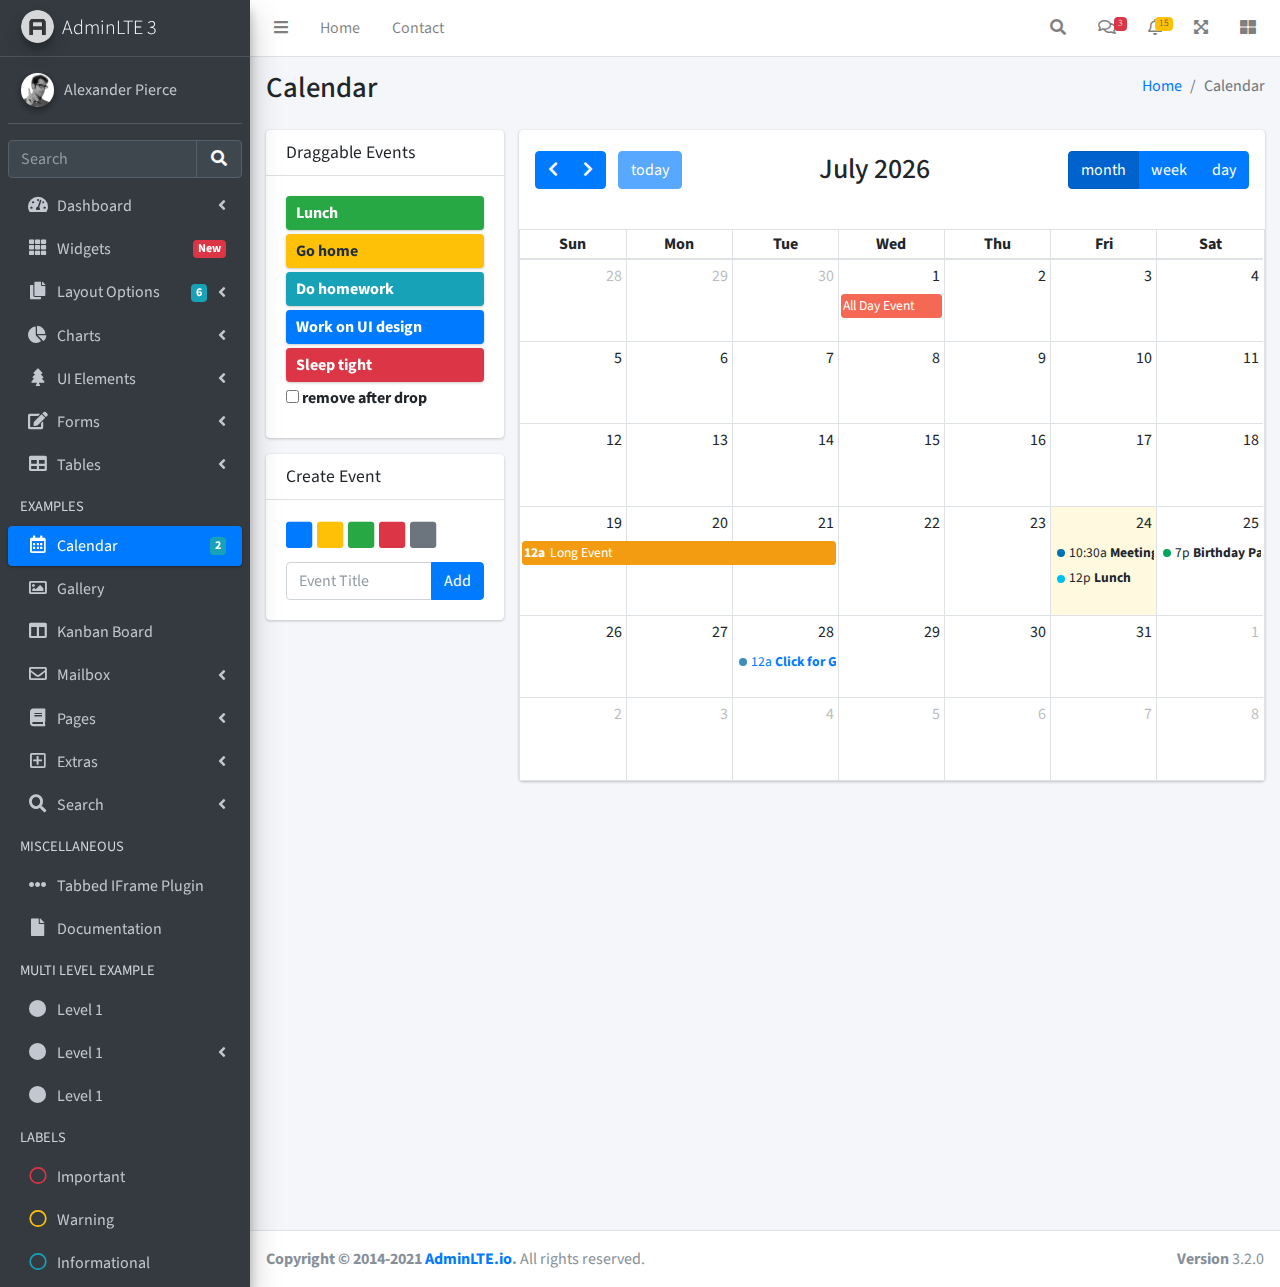
<file: AdminLTE-3.2.0/pages/calendar.html>
<!DOCTYPE html>
<html lang="en">
<head>
  <meta charset="utf-8">
  <meta name="viewport" content="width=device-width, initial-scale=1">
  <title>AdminLTE 3 | Calendar</title>

  <!-- Google Font: Source Sans Pro -->
  <link rel="stylesheet" href="https://fonts.googleapis.com/css?family=Source+Sans+Pro:300,400,400i,700&display=fallback">
  <!-- Font Awesome -->
  <link rel="stylesheet" href="../plugins/fontawesome-free/css/all.min.css">
  <!-- fullCalendar -->
  <link rel="stylesheet" href="../plugins/fullcalendar/main.css">
  <!-- Theme style -->
  <link rel="stylesheet" href="../dist/css/adminlte.min.css">
</head>
<body class="hold-transition sidebar-mini">
<div class="wrapper">
  <!-- Navbar -->
  <nav class="main-header navbar navbar-expand navbar-white navbar-light">
    <!-- Left navbar links -->
    <ul class="navbar-nav">
      <li class="nav-item">
        <a class="nav-link" data-widget="pushmenu" href="#" role="button"><i class="fas fa-bars"></i></a>
      </li>
      <li class="nav-item d-none d-sm-inline-block">
        <a href="../index3.html" class="nav-link">Home</a>
      </li>
      <li class="nav-item d-none d-sm-inline-block">
        <a href="#" class="nav-link">Contact</a>
      </li>
    </ul>

    <!-- Right navbar links -->
    <ul class="navbar-nav ml-auto">
      <!-- Navbar Search -->
      <li class="nav-item">
        <a class="nav-link" data-widget="navbar-search" href="#" role="button">
          <i class="fas fa-search"></i>
        </a>
        <div class="navbar-search-block">
          <form class="form-inline">
            <div class="input-group input-group-sm">
              <input class="form-control form-control-navbar" type="search" placeholder="Search" aria-label="Search">
              <div class="input-group-append">
                <button class="btn btn-navbar" type="submit">
                  <i class="fas fa-search"></i>
                </button>
                <button class="btn btn-navbar" type="button" data-widget="navbar-search">
                  <i class="fas fa-times"></i>
                </button>
              </div>
            </div>
          </form>
        </div>
      </li>

      <!-- Messages Dropdown Menu -->
      <li class="nav-item dropdown">
        <a class="nav-link" data-toggle="dropdown" href="#">
          <i class="far fa-comments"></i>
          <span class="badge badge-danger navbar-badge">3</span>
        </a>
        <div class="dropdown-menu dropdown-menu-lg dropdown-menu-right">
          <a href="#" class="dropdown-item">
            <!-- Message Start -->
            <div class="media">
              <img src="../dist/img/user1-128x128.jpg" alt="User Avatar" class="img-size-50 mr-3 img-circle">
              <div class="media-body">
                <h3 class="dropdown-item-title">
                  Brad Diesel
                  <span class="float-right text-sm text-danger"><i class="fas fa-star"></i></span>
                </h3>
                <p class="text-sm">Call me whenever you can...</p>
                <p class="text-sm text-muted"><i class="far fa-clock mr-1"></i> 4 Hours Ago</p>
              </div>
            </div>
            <!-- Message End -->
          </a>
          <div class="dropdown-divider"></div>
          <a href="#" class="dropdown-item">
            <!-- Message Start -->
            <div class="media">
              <img src="../dist/img/user8-128x128.jpg" alt="User Avatar" class="img-size-50 img-circle mr-3">
              <div class="media-body">
                <h3 class="dropdown-item-title">
                  John Pierce
                  <span class="float-right text-sm text-muted"><i class="fas fa-star"></i></span>
                </h3>
                <p class="text-sm">I got your message bro</p>
                <p class="text-sm text-muted"><i class="far fa-clock mr-1"></i> 4 Hours Ago</p>
              </div>
            </div>
            <!-- Message End -->
          </a>
          <div class="dropdown-divider"></div>
          <a href="#" class="dropdown-item">
            <!-- Message Start -->
            <div class="media">
              <img src="../dist/img/user3-128x128.jpg" alt="User Avatar" class="img-size-50 img-circle mr-3">
              <div class="media-body">
                <h3 class="dropdown-item-title">
                  Nora Silvester
                  <span class="float-right text-sm text-warning"><i class="fas fa-star"></i></span>
                </h3>
                <p class="text-sm">The subject goes here</p>
                <p class="text-sm text-muted"><i class="far fa-clock mr-1"></i> 4 Hours Ago</p>
              </div>
            </div>
            <!-- Message End -->
          </a>
          <div class="dropdown-divider"></div>
          <a href="#" class="dropdown-item dropdown-footer">See All Messages</a>
        </div>
      </li>
      <!-- Notifications Dropdown Menu -->
      <li class="nav-item dropdown">
        <a class="nav-link" data-toggle="dropdown" href="#">
          <i class="far fa-bell"></i>
          <span class="badge badge-warning navbar-badge">15</span>
        </a>
        <div class="dropdown-menu dropdown-menu-lg dropdown-menu-right">
          <span class="dropdown-item dropdown-header">15 Notifications</span>
          <div class="dropdown-divider"></div>
          <a href="#" class="dropdown-item">
            <i class="fas fa-envelope mr-2"></i> 4 new messages
            <span class="float-right text-muted text-sm">3 mins</span>
          </a>
          <div class="dropdown-divider"></div>
          <a href="#" class="dropdown-item">
            <i class="fas fa-users mr-2"></i> 8 friend requests
            <span class="float-right text-muted text-sm">12 hours</span>
          </a>
          <div class="dropdown-divider"></div>
          <a href="#" class="dropdown-item">
            <i class="fas fa-file mr-2"></i> 3 new reports
            <span class="float-right text-muted text-sm">2 days</span>
          </a>
          <div class="dropdown-divider"></div>
          <a href="#" class="dropdown-item dropdown-footer">See All Notifications</a>
        </div>
      </li>
      <li class="nav-item">
        <a class="nav-link" data-widget="fullscreen" href="#" role="button">
          <i class="fas fa-expand-arrows-alt"></i>
        </a>
      </li>
      <li class="nav-item">
        <a class="nav-link" data-widget="control-sidebar" data-slide="true" href="#" role="button">
          <i class="fas fa-th-large"></i>
        </a>
      </li>
    </ul>
  </nav>
  <!-- /.navbar -->

  <!-- Main Sidebar Container -->
  <aside class="main-sidebar sidebar-dark-primary elevation-4">
    <!-- Brand Logo -->
    <a href="../index3.html" class="brand-link">
      <img src="../dist/img/AdminLTELogo.png" alt="AdminLTE Logo" class="brand-image img-circle elevation-3" style="opacity: .8">
      <span class="brand-text font-weight-light">AdminLTE 3</span>
    </a>

    <!-- Sidebar -->
    <div class="sidebar">
      <!-- Sidebar user panel (optional) -->
      <div class="user-panel mt-3 pb-3 mb-3 d-flex">
        <div class="image">
          <img src="../dist/img/user2-160x160.jpg" class="img-circle elevation-2" alt="User Image">
        </div>
        <div class="info">
          <a href="#" class="d-block">Alexander Pierce</a>
        </div>
      </div>

      <!-- SidebarSearch Form -->
      <div class="form-inline">
        <div class="input-group" data-widget="sidebar-search">
          <input class="form-control form-control-sidebar" type="search" placeholder="Search" aria-label="Search">
          <div class="input-group-append">
            <button class="btn btn-sidebar">
              <i class="fas fa-search fa-fw"></i>
            </button>
          </div>
        </div>
      </div>

      <!-- Sidebar Menu -->
      <nav class="mt-2">
        <ul class="nav nav-pills nav-sidebar flex-column" data-widget="treeview" role="menu" data-accordion="false">
          <!-- Add icons to the links using the .nav-icon class
               with font-awesome or any other icon font library -->
          <li class="nav-item">
            <a href="#" class="nav-link">
              <i class="nav-icon fas fa-tachometer-alt"></i>
              <p>
                Dashboard
                <i class="right fas fa-angle-left"></i>
              </p>
            </a>
            <ul class="nav nav-treeview">
              <li class="nav-item">
                <a href="../index.html" class="nav-link">
                  <i class="far fa-circle nav-icon"></i>
                  <p>Dashboard v1</p>
                </a>
              </li>
              <li class="nav-item">
                <a href="../index2.html" class="nav-link">
                  <i class="far fa-circle nav-icon"></i>
                  <p>Dashboard v2</p>
                </a>
              </li>
              <li class="nav-item">
                <a href="../index3.html" class="nav-link">
                  <i class="far fa-circle nav-icon"></i>
                  <p>Dashboard v3</p>
                </a>
              </li>
            </ul>
          </li>
          <li class="nav-item">
            <a href="widgets.html" class="nav-link">
              <i class="nav-icon fas fa-th"></i>
              <p>
                Widgets
                <span class="right badge badge-danger">New</span>
              </p>
            </a>
          </li>
          <li class="nav-item">
            <a href="#" class="nav-link">
              <i class="nav-icon fas fa-copy"></i>
              <p>
                Layout Options
                <i class="fas fa-angle-left right"></i>
                <span class="badge badge-info right">6</span>
              </p>
            </a>
            <ul class="nav nav-treeview">
              <li class="nav-item">
                <a href="layout/top-nav.html" class="nav-link">
                  <i class="far fa-circle nav-icon"></i>
                  <p>Top Navigation</p>
                </a>
              </li>
              <li class="nav-item">
                <a href="layout/top-nav-sidebar.html" class="nav-link">
                  <i class="far fa-circle nav-icon"></i>
                  <p>Top Navigation + Sidebar</p>
                </a>
              </li>
              <li class="nav-item">
                <a href="layout/boxed.html" class="nav-link">
                  <i class="far fa-circle nav-icon"></i>
                  <p>Boxed</p>
                </a>
              </li>
              <li class="nav-item">
                <a href="layout/fixed-sidebar.html" class="nav-link">
                  <i class="far fa-circle nav-icon"></i>
                  <p>Fixed Sidebar</p>
                </a>
              </li>
              <li class="nav-item">
                <a href="layout/fixed-sidebar-custom.html" class="nav-link">
                  <i class="far fa-circle nav-icon"></i>
                  <p>Fixed Sidebar <small>+ Custom Area</small></p>
                </a>
              </li>
              <li class="nav-item">
                <a href="layout/fixed-topnav.html" class="nav-link">
                  <i class="far fa-circle nav-icon"></i>
                  <p>Fixed Navbar</p>
                </a>
              </li>
              <li class="nav-item">
                <a href="layout/fixed-footer.html" class="nav-link">
                  <i class="far fa-circle nav-icon"></i>
                  <p>Fixed Footer</p>
                </a>
              </li>
              <li class="nav-item">
                <a href="layout/collapsed-sidebar.html" class="nav-link">
                  <i class="far fa-circle nav-icon"></i>
                  <p>Collapsed Sidebar</p>
                </a>
              </li>
            </ul>
          </li>
          <li class="nav-item">
            <a href="#" class="nav-link">
              <i class="nav-icon fas fa-chart-pie"></i>
              <p>
                Charts
                <i class="right fas fa-angle-left"></i>
              </p>
            </a>
            <ul class="nav nav-treeview">
              <li class="nav-item">
                <a href="charts/chartjs.html" class="nav-link">
                  <i class="far fa-circle nav-icon"></i>
                  <p>ChartJS</p>
                </a>
              </li>
              <li class="nav-item">
                <a href="charts/flot.html" class="nav-link">
                  <i class="far fa-circle nav-icon"></i>
                  <p>Flot</p>
                </a>
              </li>
              <li class="nav-item">
                <a href="charts/inline.html" class="nav-link">
                  <i class="far fa-circle nav-icon"></i>
                  <p>Inline</p>
                </a>
              </li>
              <li class="nav-item">
                <a href="charts/uplot.html" class="nav-link">
                  <i class="far fa-circle nav-icon"></i>
                  <p>uPlot</p>
                </a>
              </li>
            </ul>
          </li>
          <li class="nav-item">
            <a href="#" class="nav-link">
              <i class="nav-icon fas fa-tree"></i>
              <p>
                UI Elements
                <i class="fas fa-angle-left right"></i>
              </p>
            </a>
            <ul class="nav nav-treeview">
              <li class="nav-item">
                <a href="UI/general.html" class="nav-link">
                  <i class="far fa-circle nav-icon"></i>
                  <p>General</p>
                </a>
              </li>
              <li class="nav-item">
                <a href="UI/icons.html" class="nav-link">
                  <i class="far fa-circle nav-icon"></i>
                  <p>Icons</p>
                </a>
              </li>
              <li class="nav-item">
                <a href="UI/buttons.html" class="nav-link">
                  <i class="far fa-circle nav-icon"></i>
                  <p>Buttons</p>
                </a>
              </li>
              <li class="nav-item">
                <a href="UI/sliders.html" class="nav-link">
                  <i class="far fa-circle nav-icon"></i>
                  <p>Sliders</p>
                </a>
              </li>
              <li class="nav-item">
                <a href="UI/modals.html" class="nav-link">
                  <i class="far fa-circle nav-icon"></i>
                  <p>Modals & Alerts</p>
                </a>
              </li>
              <li class="nav-item">
                <a href="UI/navbar.html" class="nav-link">
                  <i class="far fa-circle nav-icon"></i>
                  <p>Navbar & Tabs</p>
                </a>
              </li>
              <li class="nav-item">
                <a href="UI/timeline.html" class="nav-link">
                  <i class="far fa-circle nav-icon"></i>
                  <p>Timeline</p>
                </a>
              </li>
              <li class="nav-item">
                <a href="UI/ribbons.html" class="nav-link">
                  <i class="far fa-circle nav-icon"></i>
                  <p>Ribbons</p>
                </a>
              </li>
            </ul>
          </li>
          <li class="nav-item">
            <a href="#" class="nav-link">
              <i class="nav-icon fas fa-edit"></i>
              <p>
                Forms
                <i class="fas fa-angle-left right"></i>
              </p>
            </a>
            <ul class="nav nav-treeview">
              <li class="nav-item">
                <a href="forms/general.html" class="nav-link">
                  <i class="far fa-circle nav-icon"></i>
                  <p>General Elements</p>
                </a>
              </li>
              <li class="nav-item">
                <a href="forms/advanced.html" class="nav-link">
                  <i class="far fa-circle nav-icon"></i>
                  <p>Advanced Elements</p>
                </a>
              </li>
              <li class="nav-item">
                <a href="forms/editors.html" class="nav-link">
                  <i class="far fa-circle nav-icon"></i>
                  <p>Editors</p>
                </a>
              </li>
              <li class="nav-item">
                <a href="forms/validation.html" class="nav-link">
                  <i class="far fa-circle nav-icon"></i>
                  <p>Validation</p>
                </a>
              </li>
            </ul>
          </li>
          <li class="nav-item">
            <a href="#" class="nav-link">
              <i class="nav-icon fas fa-table"></i>
              <p>
                Tables
                <i class="fas fa-angle-left right"></i>
              </p>
            </a>
            <ul class="nav nav-treeview">
              <li class="nav-item">
                <a href="tables/simple.html" class="nav-link">
                  <i class="far fa-circle nav-icon"></i>
                  <p>Simple Tables</p>
                </a>
              </li>
              <li class="nav-item">
                <a href="tables/data.html" class="nav-link">
                  <i class="far fa-circle nav-icon"></i>
                  <p>DataTables</p>
                </a>
              </li>
              <li class="nav-item">
                <a href="tables/jsgrid.html" class="nav-link">
                  <i class="far fa-circle nav-icon"></i>
                  <p>jsGrid</p>
                </a>
              </li>
            </ul>
          </li>
          <li class="nav-header">EXAMPLES</li>
          <li class="nav-item">
            <a href="calendar.html" class="nav-link active">
              <i class="nav-icon far fa-calendar-alt"></i>
              <p>
                Calendar
                <span class="badge badge-info right">2</span>
              </p>
            </a>
          </li>
          <li class="nav-item">
            <a href="gallery.html" class="nav-link">
              <i class="nav-icon far fa-image"></i>
              <p>
                Gallery
              </p>
            </a>
          </li>
          <li class="nav-item">
            <a href="kanban.html" class="nav-link">
              <i class="nav-icon fas fa-columns"></i>
              <p>
                Kanban Board
              </p>
            </a>
          </li>
          <li class="nav-item">
            <a href="#" class="nav-link">
              <i class="nav-icon far fa-envelope"></i>
              <p>
                Mailbox
                <i class="fas fa-angle-left right"></i>
              </p>
            </a>
            <ul class="nav nav-treeview">
              <li class="nav-item">
                <a href="mailbox/mailbox.html" class="nav-link">
                  <i class="far fa-circle nav-icon"></i>
                  <p>Inbox</p>
                </a>
              </li>
              <li class="nav-item">
                <a href="mailbox/compose.html" class="nav-link">
                  <i class="far fa-circle nav-icon"></i>
                  <p>Compose</p>
                </a>
              </li>
              <li class="nav-item">
                <a href="mailbox/read-mail.html" class="nav-link">
                  <i class="far fa-circle nav-icon"></i>
                  <p>Read</p>
                </a>
              </li>
            </ul>
          </li>
          <li class="nav-item">
            <a href="#" class="nav-link">
              <i class="nav-icon fas fa-book"></i>
              <p>
                Pages
                <i class="fas fa-angle-left right"></i>
              </p>
            </a>
            <ul class="nav nav-treeview">
              <li class="nav-item">
                <a href="examples/invoice.html" class="nav-link">
                  <i class="far fa-circle nav-icon"></i>
                  <p>Invoice</p>
                </a>
              </li>
              <li class="nav-item">
                <a href="examples/profile.html" class="nav-link">
                  <i class="far fa-circle nav-icon"></i>
                  <p>Profile</p>
                </a>
              </li>
              <li class="nav-item">
                <a href="examples/e-commerce.html" class="nav-link">
                  <i class="far fa-circle nav-icon"></i>
                  <p>E-commerce</p>
                </a>
              </li>
              <li class="nav-item">
                <a href="examples/projects.html" class="nav-link">
                  <i class="far fa-circle nav-icon"></i>
                  <p>Projects</p>
                </a>
              </li>
              <li class="nav-item">
                <a href="examples/project-add.html" class="nav-link">
                  <i class="far fa-circle nav-icon"></i>
                  <p>Project Add</p>
                </a>
              </li>
              <li class="nav-item">
                <a href="examples/project-edit.html" class="nav-link">
                  <i class="far fa-circle nav-icon"></i>
                  <p>Project Edit</p>
                </a>
              </li>
              <li class="nav-item">
                <a href="examples/project-detail.html" class="nav-link">
                  <i class="far fa-circle nav-icon"></i>
                  <p>Project Detail</p>
                </a>
              </li>
              <li class="nav-item">
                <a href="examples/contacts.html" class="nav-link">
                  <i class="far fa-circle nav-icon"></i>
                  <p>Contacts</p>
                </a>
              </li>
              <li class="nav-item">
                <a href="examples/faq.html" class="nav-link">
                  <i class="far fa-circle nav-icon"></i>
                  <p>FAQ</p>
                </a>
              </li>
              <li class="nav-item">
                <a href="examples/contact-us.html" class="nav-link">
                  <i class="far fa-circle nav-icon"></i>
                  <p>Contact us</p>
                </a>
              </li>
            </ul>
          </li>
          <li class="nav-item">
            <a href="#" class="nav-link">
              <i class="nav-icon far fa-plus-square"></i>
              <p>
                Extras
                <i class="fas fa-angle-left right"></i>
              </p>
            </a>
            <ul class="nav nav-treeview">
              <li class="nav-item">
                <a href="#" class="nav-link">
                  <i class="far fa-circle nav-icon"></i>
                  <p>
                    Login & Register v1
                    <i class="fas fa-angle-left right"></i>
                  </p>
                </a>
                <ul class="nav nav-treeview">
                  <li class="nav-item">
                    <a href="examples/login.html" class="nav-link">
                      <i class="far fa-circle nav-icon"></i>
                      <p>Login v1</p>
                    </a>
                  </li>
                  <li class="nav-item">
                    <a href="examples/register.html" class="nav-link">
                      <i class="far fa-circle nav-icon"></i>
                      <p>Register v1</p>
                    </a>
                  </li>
                  <li class="nav-item">
                    <a href="examples/forgot-password.html" class="nav-link">
                      <i class="far fa-circle nav-icon"></i>
                      <p>Forgot Password v1</p>
                    </a>
                  </li>
                  <li class="nav-item">
                    <a href="examples/recover-password.html" class="nav-link">
                      <i class="far fa-circle nav-icon"></i>
                      <p>Recover Password v1</p>
                    </a>
                  </li>
                </ul>
              </li>
              <li class="nav-item">
                <a href="#" class="nav-link">
                  <i class="far fa-circle nav-icon"></i>
                  <p>
                    Login & Register v2
                    <i class="fas fa-angle-left right"></i>
                  </p>
                </a>
                <ul class="nav nav-treeview">
                  <li class="nav-item">
                    <a href="examples/login-v2.html" class="nav-link">
                      <i class="far fa-circle nav-icon"></i>
                      <p>Login v2</p>
                    </a>
                  </li>
                  <li class="nav-item">
                    <a href="examples/register-v2.html" class="nav-link">
                      <i class="far fa-circle nav-icon"></i>
                      <p>Register v2</p>
                    </a>
                  </li>
                  <li class="nav-item">
                    <a href="examples/forgot-password-v2.html" class="nav-link">
                      <i class="far fa-circle nav-icon"></i>
                      <p>Forgot Password v2</p>
                    </a>
                  </li>
                  <li class="nav-item">
                    <a href="examples/recover-password-v2.html" class="nav-link">
                      <i class="far fa-circle nav-icon"></i>
                      <p>Recover Password v2</p>
                    </a>
                  </li>
                </ul>
              </li>
              <li class="nav-item">
                <a href="examples/lockscreen.html" class="nav-link">
                  <i class="far fa-circle nav-icon"></i>
                  <p>Lockscreen</p>
                </a>
              </li>
              <li class="nav-item">
                <a href="examples/legacy-user-menu.html" class="nav-link">
                  <i class="far fa-circle nav-icon"></i>
                  <p>Legacy User Menu</p>
                </a>
              </li>
              <li class="nav-item">
                <a href="examples/language-menu.html" class="nav-link">
                  <i class="far fa-circle nav-icon"></i>
                  <p>Language Menu</p>
                </a>
              </li>
              <li class="nav-item">
                <a href="examples/404.html" class="nav-link">
                  <i class="far fa-circle nav-icon"></i>
                  <p>Error 404</p>
                </a>
              </li>
              <li class="nav-item">
                <a href="examples/500.html" class="nav-link">
                  <i class="far fa-circle nav-icon"></i>
                  <p>Error 500</p>
                </a>
              </li>
              <li class="nav-item">
                <a href="examples/pace.html" class="nav-link">
                  <i class="far fa-circle nav-icon"></i>
                  <p>Pace</p>
                </a>
              </li>
              <li class="nav-item">
                <a href="examples/blank.html" class="nav-link">
                  <i class="far fa-circle nav-icon"></i>
                  <p>Blank Page</p>
                </a>
              </li>
              <li class="nav-item">
                <a href="../starter.html" class="nav-link">
                  <i class="far fa-circle nav-icon"></i>
                  <p>Starter Page</p>
                </a>
              </li>
            </ul>
          </li>
          <li class="nav-item">
            <a href="#" class="nav-link">
              <i class="nav-icon fas fa-search"></i>
              <p>
                Search
                <i class="fas fa-angle-left right"></i>
              </p>
            </a>
            <ul class="nav nav-treeview">
              <li class="nav-item">
                <a href="search/simple.html" class="nav-link">
                  <i class="far fa-circle nav-icon"></i>
                  <p>Simple Search</p>
                </a>
              </li>
              <li class="nav-item">
                <a href="search/enhanced.html" class="nav-link">
                  <i class="far fa-circle nav-icon"></i>
                  <p>Enhanced</p>
                </a>
              </li>
            </ul>
          </li>
          <li class="nav-header">MISCELLANEOUS</li>
          <li class="nav-item">
            <a href="../iframe.html" class="nav-link">
              <i class="nav-icon fas fa-ellipsis-h"></i>
              <p>Tabbed IFrame Plugin</p>
            </a>
          </li>
          <li class="nav-item">
            <a href="https://adminlte.io/docs/3.1/" class="nav-link">
              <i class="nav-icon fas fa-file"></i>
              <p>Documentation</p>
            </a>
          </li>
          <li class="nav-header">MULTI LEVEL EXAMPLE</li>
          <li class="nav-item">
            <a href="#" class="nav-link">
              <i class="fas fa-circle nav-icon"></i>
              <p>Level 1</p>
            </a>
          </li>
          <li class="nav-item">
            <a href="#" class="nav-link">
              <i class="nav-icon fas fa-circle"></i>
              <p>
                Level 1
                <i class="right fas fa-angle-left"></i>
              </p>
            </a>
            <ul class="nav nav-treeview">
              <li class="nav-item">
                <a href="#" class="nav-link">
                  <i class="far fa-circle nav-icon"></i>
                  <p>Level 2</p>
                </a>
              </li>
              <li class="nav-item">
                <a href="#" class="nav-link">
                  <i class="far fa-circle nav-icon"></i>
                  <p>
                    Level 2
                    <i class="right fas fa-angle-left"></i>
                  </p>
                </a>
                <ul class="nav nav-treeview">
                  <li class="nav-item">
                    <a href="#" class="nav-link">
                      <i class="far fa-dot-circle nav-icon"></i>
                      <p>Level 3</p>
                    </a>
                  </li>
                  <li class="nav-item">
                    <a href="#" class="nav-link">
                      <i class="far fa-dot-circle nav-icon"></i>
                      <p>Level 3</p>
                    </a>
                  </li>
                  <li class="nav-item">
                    <a href="#" class="nav-link">
                      <i class="far fa-dot-circle nav-icon"></i>
                      <p>Level 3</p>
                    </a>
                  </li>
                </ul>
              </li>
              <li class="nav-item">
                <a href="#" class="nav-link">
                  <i class="far fa-circle nav-icon"></i>
                  <p>Level 2</p>
                </a>
              </li>
            </ul>
          </li>
          <li class="nav-item">
            <a href="#" class="nav-link">
              <i class="fas fa-circle nav-icon"></i>
              <p>Level 1</p>
            </a>
          </li>
          <li class="nav-header">LABELS</li>
          <li class="nav-item">
            <a href="#" class="nav-link">
              <i class="nav-icon far fa-circle text-danger"></i>
              <p class="text">Important</p>
            </a>
          </li>
          <li class="nav-item">
            <a href="#" class="nav-link">
              <i class="nav-icon far fa-circle text-warning"></i>
              <p>Warning</p>
            </a>
          </li>
          <li class="nav-item">
            <a href="#" class="nav-link">
              <i class="nav-icon far fa-circle text-info"></i>
              <p>Informational</p>
            </a>
          </li>
        </ul>
      </nav>
      <!-- /.sidebar-menu -->
    </div>
    <!-- /.sidebar -->
  </aside>

  <!-- Content Wrapper. Contains page content -->
  <div class="content-wrapper">
    <!-- Content Header (Page header) -->
    <section class="content-header">
      <div class="container-fluid">
        <div class="row mb-2">
          <div class="col-sm-6">
            <h1>Calendar</h1>
          </div>
          <div class="col-sm-6">
            <ol class="breadcrumb float-sm-right">
              <li class="breadcrumb-item"><a href="#">Home</a></li>
              <li class="breadcrumb-item active">Calendar</li>
            </ol>
          </div>
        </div>
      </div><!-- /.container-fluid -->
    </section>

    <!-- Main content -->
    <section class="content">
      <div class="container-fluid">
        <div class="row">
          <div class="col-md-3">
            <div class="sticky-top mb-3">
              <div class="card">
                <div class="card-header">
                  <h4 class="card-title">Draggable Events</h4>
                </div>
                <div class="card-body">
                  <!-- the events -->
                  <div id="external-events">
                    <div class="external-event bg-success">Lunch</div>
                    <div class="external-event bg-warning">Go home</div>
                    <div class="external-event bg-info">Do homework</div>
                    <div class="external-event bg-primary">Work on UI design</div>
                    <div class="external-event bg-danger">Sleep tight</div>
                    <div class="checkbox">
                      <label for="drop-remove">
                        <input type="checkbox" id="drop-remove">
                        remove after drop
                      </label>
                    </div>
                  </div>
                </div>
                <!-- /.card-body -->
              </div>
              <!-- /.card -->
              <div class="card">
                <div class="card-header">
                  <h3 class="card-title">Create Event</h3>
                </div>
                <div class="card-body">
                  <div class="btn-group" style="width: 100%; margin-bottom: 10px;">
                    <ul class="fc-color-picker" id="color-chooser">
                      <li><a class="text-primary" href="#"><i class="fas fa-square"></i></a></li>
                      <li><a class="text-warning" href="#"><i class="fas fa-square"></i></a></li>
                      <li><a class="text-success" href="#"><i class="fas fa-square"></i></a></li>
                      <li><a class="text-danger" href="#"><i class="fas fa-square"></i></a></li>
                      <li><a class="text-muted" href="#"><i class="fas fa-square"></i></a></li>
                    </ul>
                  </div>
                  <!-- /btn-group -->
                  <div class="input-group">
                    <input id="new-event" type="text" class="form-control" placeholder="Event Title">

                    <div class="input-group-append">
                      <button id="add-new-event" type="button" class="btn btn-primary">Add</button>
                    </div>
                    <!-- /btn-group -->
                  </div>
                  <!-- /input-group -->
                </div>
              </div>
            </div>
          </div>
          <!-- /.col -->
          <div class="col-md-9">
            <div class="card card-primary">
              <div class="card-body p-0">
                <!-- THE CALENDAR -->
                <div id="calendar"></div>
              </div>
              <!-- /.card-body -->
            </div>
            <!-- /.card -->
          </div>
          <!-- /.col -->
        </div>
        <!-- /.row -->
      </div><!-- /.container-fluid -->
    </section>
    <!-- /.content -->
  </div>
  <!-- /.content-wrapper -->

  <footer class="main-footer">
    <div class="float-right d-none d-sm-block">
      <b>Version</b> 3.2.0
    </div>
    <strong>Copyright &copy; 2014-2021 <a href="https://adminlte.io">AdminLTE.io</a>.</strong> All rights reserved.
  </footer>

  <!-- Control Sidebar -->
  <aside class="control-sidebar control-sidebar-dark">
    <!-- Control sidebar content goes here -->
  </aside>
  <!-- /.control-sidebar -->
</div>
<!-- ./wrapper -->

<!-- jQuery -->
<script src="../plugins/jquery/jquery.min.js"></script>
<!-- Bootstrap -->
<script src="../plugins/bootstrap/js/bootstrap.bundle.min.js"></script>
<!-- jQuery UI -->
<script src="../plugins/jquery-ui/jquery-ui.min.js"></script>
<!-- AdminLTE App -->
<script src="../dist/js/adminlte.min.js"></script>
<!-- fullCalendar 2.2.5 -->
<script src="../plugins/moment/moment.min.js"></script>
<script src="../plugins/fullcalendar/main.js"></script>
<!-- AdminLTE for demo purposes -->
<script src="../dist/js/demo.js"></script>
<!-- Page specific script -->
<script>
  $(function () {

    /* initialize the external events
     -----------------------------------------------------------------*/
    function ini_events(ele) {
      ele.each(function () {

        // create an Event Object (https://fullcalendar.io/docs/event-object)
        // it doesn't need to have a start or end
        var eventObject = {
          title: $.trim($(this).text()) // use the element's text as the event title
        }

        // store the Event Object in the DOM element so we can get to it later
        $(this).data('eventObject', eventObject)

        // make the event draggable using jQuery UI
        $(this).draggable({
          zIndex        : 1070,
          revert        : true, // will cause the event to go back to its
          revertDuration: 0  //  original position after the drag
        })

      })
    }

    ini_events($('#external-events div.external-event'))

    /* initialize the calendar
     -----------------------------------------------------------------*/
    //Date for the calendar events (dummy data)
    var date = new Date()
    var d    = date.getDate(),
        m    = date.getMonth(),
        y    = date.getFullYear()

    var Calendar = FullCalendar.Calendar;
    var Draggable = FullCalendar.Draggable;

    var containerEl = document.getElementById('external-events');
    var checkbox = document.getElementById('drop-remove');
    var calendarEl = document.getElementById('calendar');

    // initialize the external events
    // -----------------------------------------------------------------

    new Draggable(containerEl, {
      itemSelector: '.external-event',
      eventData: function(eventEl) {
        return {
          title: eventEl.innerText,
          backgroundColor: window.getComputedStyle( eventEl ,null).getPropertyValue('background-color'),
          borderColor: window.getComputedStyle( eventEl ,null).getPropertyValue('background-color'),
          textColor: window.getComputedStyle( eventEl ,null).getPropertyValue('color'),
        };
      }
    });

    var calendar = new Calendar(calendarEl, {
      headerToolbar: {
        left  : 'prev,next today',
        center: 'title',
        right : 'dayGridMonth,timeGridWeek,timeGridDay'
      },
      themeSystem: 'bootstrap',
      //Random default events
      events: [
        {
          title          : 'All Day Event',
          start          : new Date(y, m, 1),
          backgroundColor: '#f56954', //red
          borderColor    : '#f56954', //red
          allDay         : true
        },
        {
          title          : 'Long Event',
          start          : new Date(y, m, d - 5),
          end            : new Date(y, m, d - 2),
          backgroundColor: '#f39c12', //yellow
          borderColor    : '#f39c12' //yellow
        },
        {
          title          : 'Meeting',
          start          : new Date(y, m, d, 10, 30),
          allDay         : false,
          backgroundColor: '#0073b7', //Blue
          borderColor    : '#0073b7' //Blue
        },
        {
          title          : 'Lunch',
          start          : new Date(y, m, d, 12, 0),
          end            : new Date(y, m, d, 14, 0),
          allDay         : false,
          backgroundColor: '#00c0ef', //Info (aqua)
          borderColor    : '#00c0ef' //Info (aqua)
        },
        {
          title          : 'Birthday Party',
          start          : new Date(y, m, d + 1, 19, 0),
          end            : new Date(y, m, d + 1, 22, 30),
          allDay         : false,
          backgroundColor: '#00a65a', //Success (green)
          borderColor    : '#00a65a' //Success (green)
        },
        {
          title          : 'Click for Google',
          start          : new Date(y, m, 28),
          end            : new Date(y, m, 29),
          url            : 'https://www.google.com/',
          backgroundColor: '#3c8dbc', //Primary (light-blue)
          borderColor    : '#3c8dbc' //Primary (light-blue)
        }
      ],
      editable  : true,
      droppable : true, // this allows things to be dropped onto the calendar !!!
      drop      : function(info) {
        // is the "remove after drop" checkbox checked?
        if (checkbox.checked) {
          // if so, remove the element from the "Draggable Events" list
          info.draggedEl.parentNode.removeChild(info.draggedEl);
        }
      }
    });

    calendar.render();
    // $('#calendar').fullCalendar()

    /* ADDING EVENTS */
    var currColor = '#3c8dbc' //Red by default
    // Color chooser button
    $('#color-chooser > li > a').click(function (e) {
      e.preventDefault()
      // Save color
      currColor = $(this).css('color')
      // Add color effect to button
      $('#add-new-event').css({
        'background-color': currColor,
        'border-color'    : currColor
      })
    })
    $('#add-new-event').click(function (e) {
      e.preventDefault()
      // Get value and make sure it is not null
      var val = $('#new-event').val()
      if (val.length == 0) {
        return
      }

      // Create events
      var event = $('<div />')
      event.css({
        'background-color': currColor,
        'border-color'    : currColor,
        'color'           : '#fff'
      }).addClass('external-event')
      event.text(val)
      $('#external-events').prepend(event)

      // Add draggable funtionality
      ini_events(event)

      // Remove event from text input
      $('#new-event').val('')
    })
  })
</script>
</body>
</html>
</file>
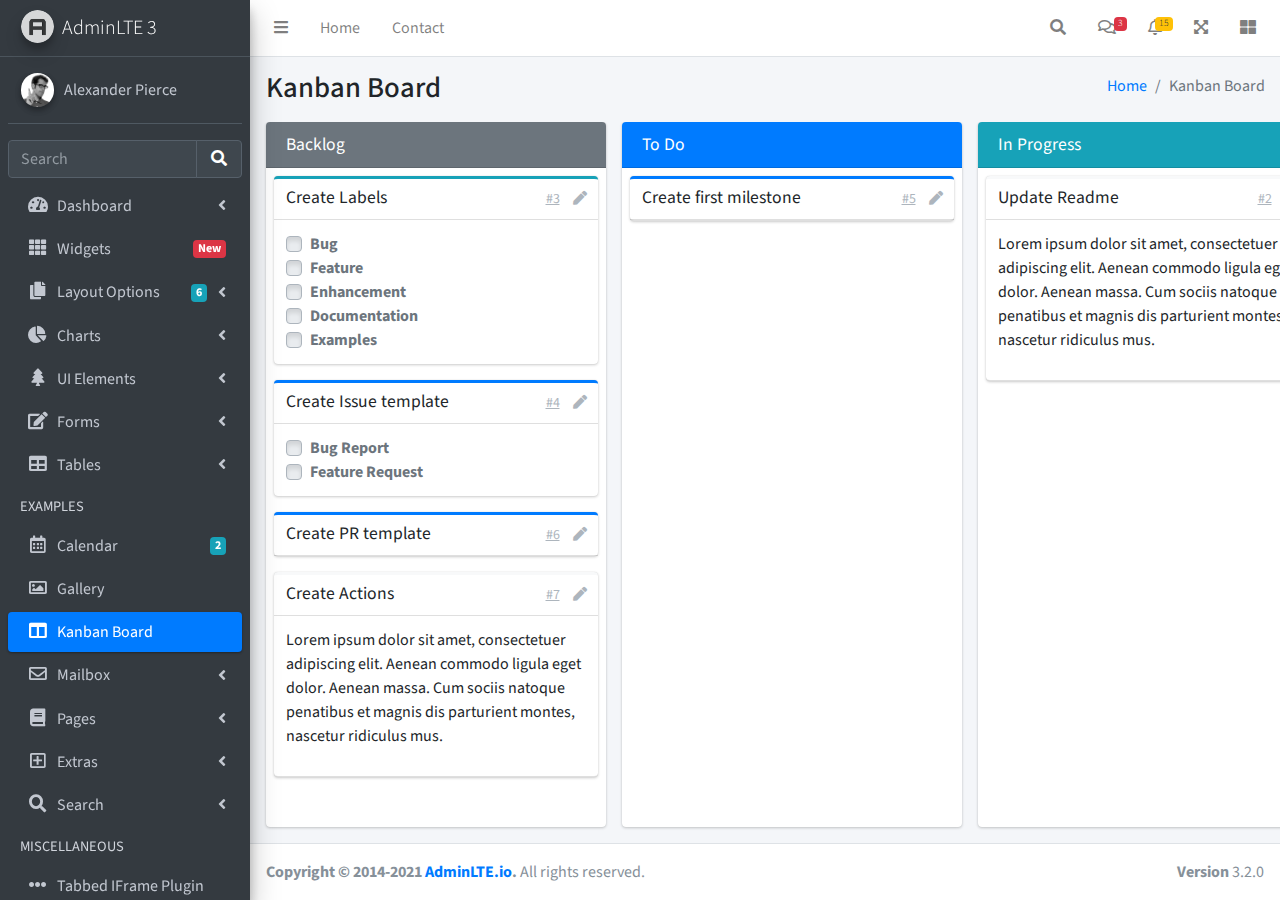
<file: AdminLTE-3.2.0/pages/kanban.html>
<!DOCTYPE html>
<html lang="en">
<head>
  <meta charset="utf-8">
  <meta name="viewport" content="width=device-width, initial-scale=1">
  <title>AdminLTE 3 | Kanban Board</title>

  <!-- Google Font: Source Sans Pro -->
  <link rel="stylesheet" href="https://fonts.googleapis.com/css?family=Source+Sans+Pro:300,400,400i,700&display=fallback">
  <!-- Font Awesome -->
  <link rel="stylesheet" href="../plugins/fontawesome-free/css/all.min.css">
  <!-- Ekko Lightbox -->
  <link rel="stylesheet" href="../plugins/ekko-lightbox/ekko-lightbox.css">
  <!-- Theme style -->
  <link rel="stylesheet" href="../dist/css/adminlte.min.css">
  <!-- overlayScrollbars -->
  <link rel="stylesheet" href="../plugins/overlayScrollbars/css/OverlayScrollbars.min.css">
</head>
<body class="hold-transition sidebar-mini layout-fixed">
<div class="wrapper">
  <!-- Navbar -->
  <nav class="main-header navbar navbar-expand navbar-white navbar-light">
    <!-- Left navbar links -->
    <ul class="navbar-nav">
      <li class="nav-item">
        <a class="nav-link" data-widget="pushmenu" href="#" role="button"><i class="fas fa-bars"></i></a>
      </li>
      <li class="nav-item d-none d-sm-inline-block">
        <a href="../index3.html" class="nav-link">Home</a>
      </li>
      <li class="nav-item d-none d-sm-inline-block">
        <a href="#" class="nav-link">Contact</a>
      </li>
    </ul>

    <!-- Right navbar links -->
    <ul class="navbar-nav ml-auto">
      <!-- Navbar Search -->
      <li class="nav-item">
        <a class="nav-link" data-widget="navbar-search" href="#" role="button">
          <i class="fas fa-search"></i>
        </a>
        <div class="navbar-search-block">
          <form class="form-inline">
            <div class="input-group input-group-sm">
              <input class="form-control form-control-navbar" type="search" placeholder="Search" aria-label="Search">
              <div class="input-group-append">
                <button class="btn btn-navbar" type="submit">
                  <i class="fas fa-search"></i>
                </button>
                <button class="btn btn-navbar" type="button" data-widget="navbar-search">
                  <i class="fas fa-times"></i>
                </button>
              </div>
            </div>
          </form>
        </div>
      </li>

      <!-- Messages Dropdown Menu -->
      <li class="nav-item dropdown">
        <a class="nav-link" data-toggle="dropdown" href="#">
          <i class="far fa-comments"></i>
          <span class="badge badge-danger navbar-badge">3</span>
        </a>
        <div class="dropdown-menu dropdown-menu-lg dropdown-menu-right">
          <a href="#" class="dropdown-item">
            <!-- Message Start -->
            <div class="media">
              <img src="../dist/img/user1-128x128.jpg" alt="User Avatar" class="img-size-50 mr-3 img-circle">
              <div class="media-body">
                <h3 class="dropdown-item-title">
                  Brad Diesel
                  <span class="float-right text-sm text-danger"><i class="fas fa-star"></i></span>
                </h3>
                <p class="text-sm">Call me whenever you can...</p>
                <p class="text-sm text-muted"><i class="far fa-clock mr-1"></i> 4 Hours Ago</p>
              </div>
            </div>
            <!-- Message End -->
          </a>
          <div class="dropdown-divider"></div>
          <a href="#" class="dropdown-item">
            <!-- Message Start -->
            <div class="media">
              <img src="../dist/img/user8-128x128.jpg" alt="User Avatar" class="img-size-50 img-circle mr-3">
              <div class="media-body">
                <h3 class="dropdown-item-title">
                  John Pierce
                  <span class="float-right text-sm text-muted"><i class="fas fa-star"></i></span>
                </h3>
                <p class="text-sm">I got your message bro</p>
                <p class="text-sm text-muted"><i class="far fa-clock mr-1"></i> 4 Hours Ago</p>
              </div>
            </div>
            <!-- Message End -->
          </a>
          <div class="dropdown-divider"></div>
          <a href="#" class="dropdown-item">
            <!-- Message Start -->
            <div class="media">
              <img src="../dist/img/user3-128x128.jpg" alt="User Avatar" class="img-size-50 img-circle mr-3">
              <div class="media-body">
                <h3 class="dropdown-item-title">
                  Nora Silvester
                  <span class="float-right text-sm text-warning"><i class="fas fa-star"></i></span>
                </h3>
                <p class="text-sm">The subject goes here</p>
                <p class="text-sm text-muted"><i class="far fa-clock mr-1"></i> 4 Hours Ago</p>
              </div>
            </div>
            <!-- Message End -->
          </a>
          <div class="dropdown-divider"></div>
          <a href="#" class="dropdown-item dropdown-footer">See All Messages</a>
        </div>
      </li>
      <!-- Notifications Dropdown Menu -->
      <li class="nav-item dropdown">
        <a class="nav-link" data-toggle="dropdown" href="#">
          <i class="far fa-bell"></i>
          <span class="badge badge-warning navbar-badge">15</span>
        </a>
        <div class="dropdown-menu dropdown-menu-lg dropdown-menu-right">
          <span class="dropdown-item dropdown-header">15 Notifications</span>
          <div class="dropdown-divider"></div>
          <a href="#" class="dropdown-item">
            <i class="fas fa-envelope mr-2"></i> 4 new messages
            <span class="float-right text-muted text-sm">3 mins</span>
          </a>
          <div class="dropdown-divider"></div>
          <a href="#" class="dropdown-item">
            <i class="fas fa-users mr-2"></i> 8 friend requests
            <span class="float-right text-muted text-sm">12 hours</span>
          </a>
          <div class="dropdown-divider"></div>
          <a href="#" class="dropdown-item">
            <i class="fas fa-file mr-2"></i> 3 new reports
            <span class="float-right text-muted text-sm">2 days</span>
          </a>
          <div class="dropdown-divider"></div>
          <a href="#" class="dropdown-item dropdown-footer">See All Notifications</a>
        </div>
      </li>
      <li class="nav-item">
        <a class="nav-link" data-widget="fullscreen" href="#" role="button">
          <i class="fas fa-expand-arrows-alt"></i>
        </a>
      </li>
      <li class="nav-item">
        <a class="nav-link" data-widget="control-sidebar" data-slide="true" href="#" role="button">
          <i class="fas fa-th-large"></i>
        </a>
      </li>
    </ul>
  </nav>
  <!-- /.navbar -->

  <!-- Main Sidebar Container -->
  <aside class="main-sidebar sidebar-dark-primary elevation-4">
    <!-- Brand Logo -->
    <a href="../index3.html" class="brand-link">
      <img src="../dist/img/AdminLTELogo.png" alt="AdminLTE Logo" class="brand-image img-circle elevation-3" style="opacity: .8">
      <span class="brand-text font-weight-light">AdminLTE 3</span>
    </a>

    <!-- Sidebar -->
    <div class="sidebar">
      <!-- Sidebar user panel (optional) -->
      <div class="user-panel mt-3 pb-3 mb-3 d-flex">
        <div class="image">
          <img src="../dist/img/user2-160x160.jpg" class="img-circle elevation-2" alt="User Image">
        </div>
        <div class="info">
          <a href="#" class="d-block">Alexander Pierce</a>
        </div>
      </div>

      <!-- SidebarSearch Form -->
      <div class="form-inline">
        <div class="input-group" data-widget="sidebar-search">
          <input class="form-control form-control-sidebar" type="search" placeholder="Search" aria-label="Search">
          <div class="input-group-append">
            <button class="btn btn-sidebar">
              <i class="fas fa-search fa-fw"></i>
            </button>
          </div>
        </div>
      </div>

      <!-- Sidebar Menu -->
      <nav class="mt-2">
        <ul class="nav nav-pills nav-sidebar flex-column" data-widget="treeview" role="menu" data-accordion="false">
          <!-- Add icons to the links using the .nav-icon class
               with font-awesome or any other icon font library -->
          <li class="nav-item">
            <a href="#" class="nav-link">
              <i class="nav-icon fas fa-tachometer-alt"></i>
              <p>
                Dashboard
                <i class="right fas fa-angle-left"></i>
              </p>
            </a>
            <ul class="nav nav-treeview">
              <li class="nav-item">
                <a href="../index.html" class="nav-link">
                  <i class="far fa-circle nav-icon"></i>
                  <p>Dashboard v1</p>
                </a>
              </li>
              <li class="nav-item">
                <a href="../index2.html" class="nav-link">
                  <i class="far fa-circle nav-icon"></i>
                  <p>Dashboard v2</p>
                </a>
              </li>
              <li class="nav-item">
                <a href="../index3.html" class="nav-link">
                  <i class="far fa-circle nav-icon"></i>
                  <p>Dashboard v3</p>
                </a>
              </li>
            </ul>
          </li>
          <li class="nav-item">
            <a href="widgets.html" class="nav-link">
              <i class="nav-icon fas fa-th"></i>
              <p>
                Widgets
                <span class="right badge badge-danger">New</span>
              </p>
            </a>
          </li>
          <li class="nav-item">
            <a href="#" class="nav-link">
              <i class="nav-icon fas fa-copy"></i>
              <p>
                Layout Options
                <i class="fas fa-angle-left right"></i>
                <span class="badge badge-info right">6</span>
              </p>
            </a>
            <ul class="nav nav-treeview">
              <li class="nav-item">
                <a href="layout/top-nav.html" class="nav-link">
                  <i class="far fa-circle nav-icon"></i>
                  <p>Top Navigation</p>
                </a>
              </li>
              <li class="nav-item">
                <a href="layout/top-nav-sidebar.html" class="nav-link">
                  <i class="far fa-circle nav-icon"></i>
                  <p>Top Navigation + Sidebar</p>
                </a>
              </li>
              <li class="nav-item">
                <a href="layout/boxed.html" class="nav-link">
                  <i class="far fa-circle nav-icon"></i>
                  <p>Boxed</p>
                </a>
              </li>
              <li class="nav-item">
                <a href="layout/fixed-sidebar.html" class="nav-link">
                  <i class="far fa-circle nav-icon"></i>
                  <p>Fixed Sidebar</p>
                </a>
              </li>
              <li class="nav-item">
                <a href="layout/fixed-sidebar-custom.html" class="nav-link">
                  <i class="far fa-circle nav-icon"></i>
                  <p>Fixed Sidebar <small>+ Custom Area</small></p>
                </a>
              </li>
              <li class="nav-item">
                <a href="layout/fixed-topnav.html" class="nav-link">
                  <i class="far fa-circle nav-icon"></i>
                  <p>Fixed Navbar</p>
                </a>
              </li>
              <li class="nav-item">
                <a href="layout/fixed-footer.html" class="nav-link">
                  <i class="far fa-circle nav-icon"></i>
                  <p>Fixed Footer</p>
                </a>
              </li>
              <li class="nav-item">
                <a href="layout/collapsed-sidebar.html" class="nav-link">
                  <i class="far fa-circle nav-icon"></i>
                  <p>Collapsed Sidebar</p>
                </a>
              </li>
            </ul>
          </li>
          <li class="nav-item">
            <a href="#" class="nav-link">
              <i class="nav-icon fas fa-chart-pie"></i>
              <p>
                Charts
                <i class="right fas fa-angle-left"></i>
              </p>
            </a>
            <ul class="nav nav-treeview">
              <li class="nav-item">
                <a href="charts/chartjs.html" class="nav-link">
                  <i class="far fa-circle nav-icon"></i>
                  <p>ChartJS</p>
                </a>
              </li>
              <li class="nav-item">
                <a href="charts/flot.html" class="nav-link">
                  <i class="far fa-circle nav-icon"></i>
                  <p>Flot</p>
                </a>
              </li>
              <li class="nav-item">
                <a href="charts/inline.html" class="nav-link">
                  <i class="far fa-circle nav-icon"></i>
                  <p>Inline</p>
                </a>
              </li>
              <li class="nav-item">
                <a href="charts/uplot.html" class="nav-link">
                  <i class="far fa-circle nav-icon"></i>
                  <p>uPlot</p>
                </a>
              </li>
            </ul>
          </li>
          <li class="nav-item">
            <a href="#" class="nav-link">
              <i class="nav-icon fas fa-tree"></i>
              <p>
                UI Elements
                <i class="fas fa-angle-left right"></i>
              </p>
            </a>
            <ul class="nav nav-treeview">
              <li class="nav-item">
                <a href="UI/general.html" class="nav-link">
                  <i class="far fa-circle nav-icon"></i>
                  <p>General</p>
                </a>
              </li>
              <li class="nav-item">
                <a href="UI/icons.html" class="nav-link">
                  <i class="far fa-circle nav-icon"></i>
                  <p>Icons</p>
                </a>
              </li>
              <li class="nav-item">
                <a href="UI/buttons.html" class="nav-link">
                  <i class="far fa-circle nav-icon"></i>
                  <p>Buttons</p>
                </a>
              </li>
              <li class="nav-item">
                <a href="UI/sliders.html" class="nav-link">
                  <i class="far fa-circle nav-icon"></i>
                  <p>Sliders</p>
                </a>
              </li>
              <li class="nav-item">
                <a href="UI/modals.html" class="nav-link">
                  <i class="far fa-circle nav-icon"></i>
                  <p>Modals & Alerts</p>
                </a>
              </li>
              <li class="nav-item">
                <a href="UI/navbar.html" class="nav-link">
                  <i class="far fa-circle nav-icon"></i>
                  <p>Navbar & Tabs</p>
                </a>
              </li>
              <li class="nav-item">
                <a href="UI/timeline.html" class="nav-link">
                  <i class="far fa-circle nav-icon"></i>
                  <p>Timeline</p>
                </a>
              </li>
              <li class="nav-item">
                <a href="UI/ribbons.html" class="nav-link">
                  <i class="far fa-circle nav-icon"></i>
                  <p>Ribbons</p>
                </a>
              </li>
            </ul>
          </li>
          <li class="nav-item">
            <a href="#" class="nav-link">
              <i class="nav-icon fas fa-edit"></i>
              <p>
                Forms
                <i class="fas fa-angle-left right"></i>
              </p>
            </a>
            <ul class="nav nav-treeview">
              <li class="nav-item">
                <a href="forms/general.html" class="nav-link">
                  <i class="far fa-circle nav-icon"></i>
                  <p>General Elements</p>
                </a>
              </li>
              <li class="nav-item">
                <a href="forms/advanced.html" class="nav-link">
                  <i class="far fa-circle nav-icon"></i>
                  <p>Advanced Elements</p>
                </a>
              </li>
              <li class="nav-item">
                <a href="forms/editors.html" class="nav-link">
                  <i class="far fa-circle nav-icon"></i>
                  <p>Editors</p>
                </a>
              </li>
              <li class="nav-item">
                <a href="forms/validation.html" class="nav-link">
                  <i class="far fa-circle nav-icon"></i>
                  <p>Validation</p>
                </a>
              </li>
            </ul>
          </li>
          <li class="nav-item">
            <a href="#" class="nav-link">
              <i class="nav-icon fas fa-table"></i>
              <p>
                Tables
                <i class="fas fa-angle-left right"></i>
              </p>
            </a>
            <ul class="nav nav-treeview">
              <li class="nav-item">
                <a href="tables/simple.html" class="nav-link">
                  <i class="far fa-circle nav-icon"></i>
                  <p>Simple Tables</p>
                </a>
              </li>
              <li class="nav-item">
                <a href="tables/data.html" class="nav-link">
                  <i class="far fa-circle nav-icon"></i>
                  <p>DataTables</p>
                </a>
              </li>
              <li class="nav-item">
                <a href="tables/jsgrid.html" class="nav-link">
                  <i class="far fa-circle nav-icon"></i>
                  <p>jsGrid</p>
                </a>
              </li>
            </ul>
          </li>
          <li class="nav-header">EXAMPLES</li>
          <li class="nav-item">
            <a href="calendar.html" class="nav-link">
              <i class="nav-icon far fa-calendar-alt"></i>
              <p>
                Calendar
                <span class="badge badge-info right">2</span>
              </p>
            </a>
          </li>
          <li class="nav-item">
            <a href="gallery.html" class="nav-link">
              <i class="nav-icon far fa-image"></i>
              <p>
                Gallery
              </p>
            </a>
          </li>
          <li class="nav-item">
            <a href="kanban.html" class="nav-link active">
              <i class="nav-icon fas fa-columns"></i>
              <p>
                Kanban Board
              </p>
            </a>
          </li>
          <li class="nav-item">
            <a href="#" class="nav-link">
              <i class="nav-icon far fa-envelope"></i>
              <p>
                Mailbox
                <i class="fas fa-angle-left right"></i>
              </p>
            </a>
            <ul class="nav nav-treeview">
              <li class="nav-item">
                <a href="mailbox/mailbox.html" class="nav-link">
                  <i class="far fa-circle nav-icon"></i>
                  <p>Inbox</p>
                </a>
              </li>
              <li class="nav-item">
                <a href="mailbox/compose.html" class="nav-link">
                  <i class="far fa-circle nav-icon"></i>
                  <p>Compose</p>
                </a>
              </li>
              <li class="nav-item">
                <a href="mailbox/read-mail.html" class="nav-link">
                  <i class="far fa-circle nav-icon"></i>
                  <p>Read</p>
                </a>
              </li>
            </ul>
          </li>
          <li class="nav-item">
            <a href="#" class="nav-link">
              <i class="nav-icon fas fa-book"></i>
              <p>
                Pages
                <i class="fas fa-angle-left right"></i>
              </p>
            </a>
            <ul class="nav nav-treeview">
              <li class="nav-item">
                <a href="examples/invoice.html" class="nav-link">
                  <i class="far fa-circle nav-icon"></i>
                  <p>Invoice</p>
                </a>
              </li>
              <li class="nav-item">
                <a href="examples/profile.html" class="nav-link">
                  <i class="far fa-circle nav-icon"></i>
                  <p>Profile</p>
                </a>
              </li>
              <li class="nav-item">
                <a href="examples/e-commerce.html" class="nav-link">
                  <i class="far fa-circle nav-icon"></i>
                  <p>E-commerce</p>
                </a>
              </li>
              <li class="nav-item">
                <a href="examples/projects.html" class="nav-link">
                  <i class="far fa-circle nav-icon"></i>
                  <p>Projects</p>
                </a>
              </li>
              <li class="nav-item">
                <a href="examples/project-add.html" class="nav-link">
                  <i class="far fa-circle nav-icon"></i>
                  <p>Project Add</p>
                </a>
              </li>
              <li class="nav-item">
                <a href="examples/project-edit.html" class="nav-link">
                  <i class="far fa-circle nav-icon"></i>
                  <p>Project Edit</p>
                </a>
              </li>
              <li class="nav-item">
                <a href="examples/project-detail.html" class="nav-link">
                  <i class="far fa-circle nav-icon"></i>
                  <p>Project Detail</p>
                </a>
              </li>
              <li class="nav-item">
                <a href="examples/contacts.html" class="nav-link">
                  <i class="far fa-circle nav-icon"></i>
                  <p>Contacts</p>
                </a>
              </li>
              <li class="nav-item">
                <a href="examples/faq.html" class="nav-link">
                  <i class="far fa-circle nav-icon"></i>
                  <p>FAQ</p>
                </a>
              </li>
              <li class="nav-item">
                <a href="examples/contact-us.html" class="nav-link">
                  <i class="far fa-circle nav-icon"></i>
                  <p>Contact us</p>
                </a>
              </li>
            </ul>
          </li>
          <li class="nav-item">
            <a href="#" class="nav-link">
              <i class="nav-icon far fa-plus-square"></i>
              <p>
                Extras
                <i class="fas fa-angle-left right"></i>
              </p>
            </a>
            <ul class="nav nav-treeview">
              <li class="nav-item">
                <a href="#" class="nav-link">
                  <i class="far fa-circle nav-icon"></i>
                  <p>
                    Login & Register v1
                    <i class="fas fa-angle-left right"></i>
                  </p>
                </a>
                <ul class="nav nav-treeview">
                  <li class="nav-item">
                    <a href="examples/login.html" class="nav-link">
                      <i class="far fa-circle nav-icon"></i>
                      <p>Login v1</p>
                    </a>
                  </li>
                  <li class="nav-item">
                    <a href="examples/register.html" class="nav-link">
                      <i class="far fa-circle nav-icon"></i>
                      <p>Register v1</p>
                    </a>
                  </li>
                  <li class="nav-item">
                    <a href="examples/forgot-password.html" class="nav-link">
                      <i class="far fa-circle nav-icon"></i>
                      <p>Forgot Password v1</p>
                    </a>
                  </li>
                  <li class="nav-item">
                    <a href="examples/recover-password.html" class="nav-link">
                      <i class="far fa-circle nav-icon"></i>
                      <p>Recover Password v1</p>
                    </a>
                  </li>
                </ul>
              </li>
              <li class="nav-item">
                <a href="#" class="nav-link">
                  <i class="far fa-circle nav-icon"></i>
                  <p>
                    Login & Register v2
                    <i class="fas fa-angle-left right"></i>
                  </p>
                </a>
                <ul class="nav nav-treeview">
                  <li class="nav-item">
                    <a href="examples/login-v2.html" class="nav-link">
                      <i class="far fa-circle nav-icon"></i>
                      <p>Login v2</p>
                    </a>
                  </li>
                  <li class="nav-item">
                    <a href="examples/register-v2.html" class="nav-link">
                      <i class="far fa-circle nav-icon"></i>
                      <p>Register v2</p>
                    </a>
                  </li>
                  <li class="nav-item">
                    <a href="examples/forgot-password-v2.html" class="nav-link">
                      <i class="far fa-circle nav-icon"></i>
                      <p>Forgot Password v2</p>
                    </a>
                  </li>
                  <li class="nav-item">
                    <a href="examples/recover-password-v2.html" class="nav-link">
                      <i class="far fa-circle nav-icon"></i>
                      <p>Recover Password v2</p>
                    </a>
                  </li>
                </ul>
              </li>
              <li class="nav-item">
                <a href="examples/lockscreen.html" class="nav-link">
                  <i class="far fa-circle nav-icon"></i>
                  <p>Lockscreen</p>
                </a>
              </li>
              <li class="nav-item">
                <a href="examples/legacy-user-menu.html" class="nav-link">
                  <i class="far fa-circle nav-icon"></i>
                  <p>Legacy User Menu</p>
                </a>
              </li>
              <li class="nav-item">
                <a href="examples/language-menu.html" class="nav-link">
                  <i class="far fa-circle nav-icon"></i>
                  <p>Language Menu</p>
                </a>
              </li>
              <li class="nav-item">
                <a href="examples/404.html" class="nav-link">
                  <i class="far fa-circle nav-icon"></i>
                  <p>Error 404</p>
                </a>
              </li>
              <li class="nav-item">
                <a href="examples/500.html" class="nav-link">
                  <i class="far fa-circle nav-icon"></i>
                  <p>Error 500</p>
                </a>
              </li>
              <li class="nav-item">
                <a href="examples/pace.html" class="nav-link">
                  <i class="far fa-circle nav-icon"></i>
                  <p>Pace</p>
                </a>
              </li>
              <li class="nav-item">
                <a href="examples/blank.html" class="nav-link">
                  <i class="far fa-circle nav-icon"></i>
                  <p>Blank Page</p>
                </a>
              </li>
              <li class="nav-item">
                <a href="../starter.html" class="nav-link">
                  <i class="far fa-circle nav-icon"></i>
                  <p>Starter Page</p>
                </a>
              </li>
            </ul>
          </li>
          <li class="nav-item">
            <a href="#" class="nav-link">
              <i class="nav-icon fas fa-search"></i>
              <p>
                Search
                <i class="fas fa-angle-left right"></i>
              </p>
            </a>
            <ul class="nav nav-treeview">
              <li class="nav-item">
                <a href="search/simple.html" class="nav-link">
                  <i class="far fa-circle nav-icon"></i>
                  <p>Simple Search</p>
                </a>
              </li>
              <li class="nav-item">
                <a href="search/enhanced.html" class="nav-link">
                  <i class="far fa-circle nav-icon"></i>
                  <p>Enhanced</p>
                </a>
              </li>
            </ul>
          </li>
          <li class="nav-header">MISCELLANEOUS</li>
          <li class="nav-item">
            <a href="../iframe.html" class="nav-link">
              <i class="nav-icon fas fa-ellipsis-h"></i>
              <p>Tabbed IFrame Plugin</p>
            </a>
          </li>
          <li class="nav-item">
            <a href="https://adminlte.io/docs/3.1/" class="nav-link">
              <i class="nav-icon fas fa-file"></i>
              <p>Documentation</p>
            </a>
          </li>
          <li class="nav-header">MULTI LEVEL EXAMPLE</li>
          <li class="nav-item">
            <a href="#" class="nav-link">
              <i class="fas fa-circle nav-icon"></i>
              <p>Level 1</p>
            </a>
          </li>
          <li class="nav-item">
            <a href="#" class="nav-link">
              <i class="nav-icon fas fa-circle"></i>
              <p>
                Level 1
                <i class="right fas fa-angle-left"></i>
              </p>
            </a>
            <ul class="nav nav-treeview">
              <li class="nav-item">
                <a href="#" class="nav-link">
                  <i class="far fa-circle nav-icon"></i>
                  <p>Level 2</p>
                </a>
              </li>
              <li class="nav-item">
                <a href="#" class="nav-link">
                  <i class="far fa-circle nav-icon"></i>
                  <p>
                    Level 2
                    <i class="right fas fa-angle-left"></i>
                  </p>
                </a>
                <ul class="nav nav-treeview">
                  <li class="nav-item">
                    <a href="#" class="nav-link">
                      <i class="far fa-dot-circle nav-icon"></i>
                      <p>Level 3</p>
                    </a>
                  </li>
                  <li class="nav-item">
                    <a href="#" class="nav-link">
                      <i class="far fa-dot-circle nav-icon"></i>
                      <p>Level 3</p>
                    </a>
                  </li>
                  <li class="nav-item">
                    <a href="#" class="nav-link">
                      <i class="far fa-dot-circle nav-icon"></i>
                      <p>Level 3</p>
                    </a>
                  </li>
                </ul>
              </li>
              <li class="nav-item">
                <a href="#" class="nav-link">
                  <i class="far fa-circle nav-icon"></i>
                  <p>Level 2</p>
                </a>
              </li>
            </ul>
          </li>
          <li class="nav-item">
            <a href="#" class="nav-link">
              <i class="fas fa-circle nav-icon"></i>
              <p>Level 1</p>
            </a>
          </li>
          <li class="nav-header">LABELS</li>
          <li class="nav-item">
            <a href="#" class="nav-link">
              <i class="nav-icon far fa-circle text-danger"></i>
              <p class="text">Important</p>
            </a>
          </li>
          <li class="nav-item">
            <a href="#" class="nav-link">
              <i class="nav-icon far fa-circle text-warning"></i>
              <p>Warning</p>
            </a>
          </li>
          <li class="nav-item">
            <a href="#" class="nav-link">
              <i class="nav-icon far fa-circle text-info"></i>
              <p>Informational</p>
            </a>
          </li>
        </ul>
      </nav>
      <!-- /.sidebar-menu -->
    </div>
    <!-- /.sidebar -->
  </aside>

  <!-- Content Wrapper. Contains page content -->
  <div class="content-wrapper kanban">
    <section class="content-header">
      <div class="container-fluid">
        <div class="row">
          <div class="col-sm-6">
            <h1>Kanban Board</h1>
          </div>
          <div class="col-sm-6 d-none d-sm-block">
            <ol class="breadcrumb float-sm-right">
              <li class="breadcrumb-item"><a href="#">Home</a></li>
              <li class="breadcrumb-item active">Kanban Board</li>
            </ol>
          </div>
        </div>
      </div>
    </section>

    <section class="content pb-3">
      <div class="container-fluid h-100">
        <div class="card card-row card-secondary">
          <div class="card-header">
            <h3 class="card-title">
              Backlog
            </h3>
          </div>
          <div class="card-body">
            <div class="card card-info card-outline">
              <div class="card-header">
                <h5 class="card-title">Create Labels</h5>
                <div class="card-tools">
                  <a href="#" class="btn btn-tool btn-link">#3</a>
                  <a href="#" class="btn btn-tool">
                    <i class="fas fa-pen"></i>
                  </a>
                </div>
              </div>
              <div class="card-body">
                <div class="custom-control custom-checkbox">
                  <input class="custom-control-input" type="checkbox" id="customCheckbox1" disabled>
                  <label for="customCheckbox1" class="custom-control-label">Bug</label>
                </div>
                <div class="custom-control custom-checkbox">
                  <input class="custom-control-input" type="checkbox" id="customCheckbox2" disabled>
                  <label for="customCheckbox2" class="custom-control-label">Feature</label>
                </div>
                <div class="custom-control custom-checkbox">
                  <input class="custom-control-input" type="checkbox" id="customCheckbox3" disabled>
                  <label for="customCheckbox3" class="custom-control-label">Enhancement</label>
                </div>
                <div class="custom-control custom-checkbox">
                  <input class="custom-control-input" type="checkbox" id="customCheckbox4" disabled>
                  <label for="customCheckbox4" class="custom-control-label">Documentation</label>
                </div>
                <div class="custom-control custom-checkbox">
                  <input class="custom-control-input" type="checkbox" id="customCheckbox5" disabled>
                  <label for="customCheckbox5" class="custom-control-label">Examples</label>
                </div>
              </div>
            </div>
            <div class="card card-primary card-outline">
              <div class="card-header">
                <h5 class="card-title">Create Issue template</h5>
                <div class="card-tools">
                  <a href="#" class="btn btn-tool btn-link">#4</a>
                  <a href="#" class="btn btn-tool">
                    <i class="fas fa-pen"></i>
                  </a>
                </div>
              </div>
              <div class="card-body">
                <div class="custom-control custom-checkbox">
                  <input class="custom-control-input" type="checkbox" id="customCheckbox1_1" disabled>
                  <label for="customCheckbox1_1" class="custom-control-label">Bug Report</label>
                </div>
                <div class="custom-control custom-checkbox">
                  <input class="custom-control-input" type="checkbox" id="customCheckbox1_2" disabled>
                  <label for="customCheckbox1_2" class="custom-control-label">Feature Request</label>
                </div>
              </div>
            </div>
            <div class="card card-primary card-outline">
              <div class="card-header">
                <h5 class="card-title">Create PR template</h5>
                <div class="card-tools">
                  <a href="#" class="btn btn-tool btn-link">#6</a>
                  <a href="#" class="btn btn-tool">
                    <i class="fas fa-pen"></i>
                  </a>
                </div>
              </div>
            </div>
            <div class="card card-light card-outline">
              <div class="card-header">
                <h5 class="card-title">Create Actions</h5>
                <div class="card-tools">
                  <a href="#" class="btn btn-tool btn-link">#7</a>
                  <a href="#" class="btn btn-tool">
                    <i class="fas fa-pen"></i>
                  </a>
                </div>

              </div>
              <div class="card-body">
                <p>
                  Lorem ipsum dolor sit amet, consectetuer adipiscing elit.
                  Aenean commodo ligula eget dolor. Aenean massa.
                  Cum sociis natoque penatibus et magnis dis parturient montes,
                  nascetur ridiculus mus.
                </p>
              </div>
            </div>
          </div>
        </div>
        <div class="card card-row card-primary">
          <div class="card-header">
            <h3 class="card-title">
              To Do
            </h3>
          </div>
          <div class="card-body">
            <div class="card card-primary card-outline">
              <div class="card-header">
                <h5 class="card-title">Create first milestone</h5>
                <div class="card-tools">
                  <a href="#" class="btn btn-tool btn-link">#5</a>
                  <a href="#" class="btn btn-tool">
                    <i class="fas fa-pen"></i>
                  </a>
                </div>
              </div>
            </div>
          </div>
        </div>
        <div class="card card-row card-default">
          <div class="card-header bg-info">
            <h3 class="card-title">
              In Progress
            </h3>
          </div>
          <div class="card-body">
            <div class="card card-light card-outline">
              <div class="card-header">
                <h5 class="card-title">Update Readme</h5>
                <div class="card-tools">
                  <a href="#" class="btn btn-tool btn-link">#2</a>
                  <a href="#" class="btn btn-tool">
                    <i class="fas fa-pen"></i>
                  </a>
                </div>
              </div>
              <div class="card-body">
                <p>
                  Lorem ipsum dolor sit amet, consectetuer adipiscing elit.
                  Aenean commodo ligula eget dolor. Aenean massa.
                  Cum sociis natoque penatibus et magnis dis parturient montes,
                  nascetur ridiculus mus.
                </p>
              </div>
            </div>
          </div>
        </div>
        <div class="card card-row card-success">
          <div class="card-header">
            <h3 class="card-title">
              Done
            </h3>
          </div>
          <div class="card-body">
            <div class="card card-primary card-outline">
              <div class="card-header">
                <h5 class="card-title">Create repo</h5>
                <div class="card-tools">
                  <a href="#" class="btn btn-tool btn-link">#1</a>
                  <a href="#" class="btn btn-tool">
                    <i class="fas fa-pen"></i>
                  </a>
                </div>
              </div>
            </div>
          </div>
        </div>
      </div>
    </section>
  </div>

  <footer class="main-footer">
    <div class="float-right d-none d-sm-block">
      <b>Version</b> 3.2.0
    </div>
    <strong>Copyright &copy; 2014-2021 <a href="https://adminlte.io">AdminLTE.io</a>.</strong> All rights reserved.
  </footer>

  <!-- Control Sidebar -->
  <aside class="control-sidebar control-sidebar-dark">
    <!-- Control sidebar content goes here -->
  </aside>
  <!-- /.control-sidebar -->
</div>
<!-- ./wrapper -->

<!-- jQuery -->
<script src="../plugins/jquery/jquery.min.js"></script>
<!-- Bootstrap -->
<script src="../plugins/bootstrap/js/bootstrap.bundle.min.js"></script>
<!-- Ekko Lightbox -->
<script src="../plugins/ekko-lightbox/ekko-lightbox.min.js"></script>
<!-- overlayScrollbars -->
<script src="../plugins/overlayScrollbars/js/jquery.overlayScrollbars.min.js"></script>
<!-- AdminLTE App -->
<script src="../dist/js/adminlte.min.js"></script>
<!-- Filterizr-->
<script src="../plugins/filterizr/jquery.filterizr.min.js"></script>
<!-- AdminLTE for demo purposes -->
<script src="../dist/js/demo.js"></script>
<!-- Page specific script -->
<script>
  $(function () {

  })
</script>
</body>
</html>
</file>
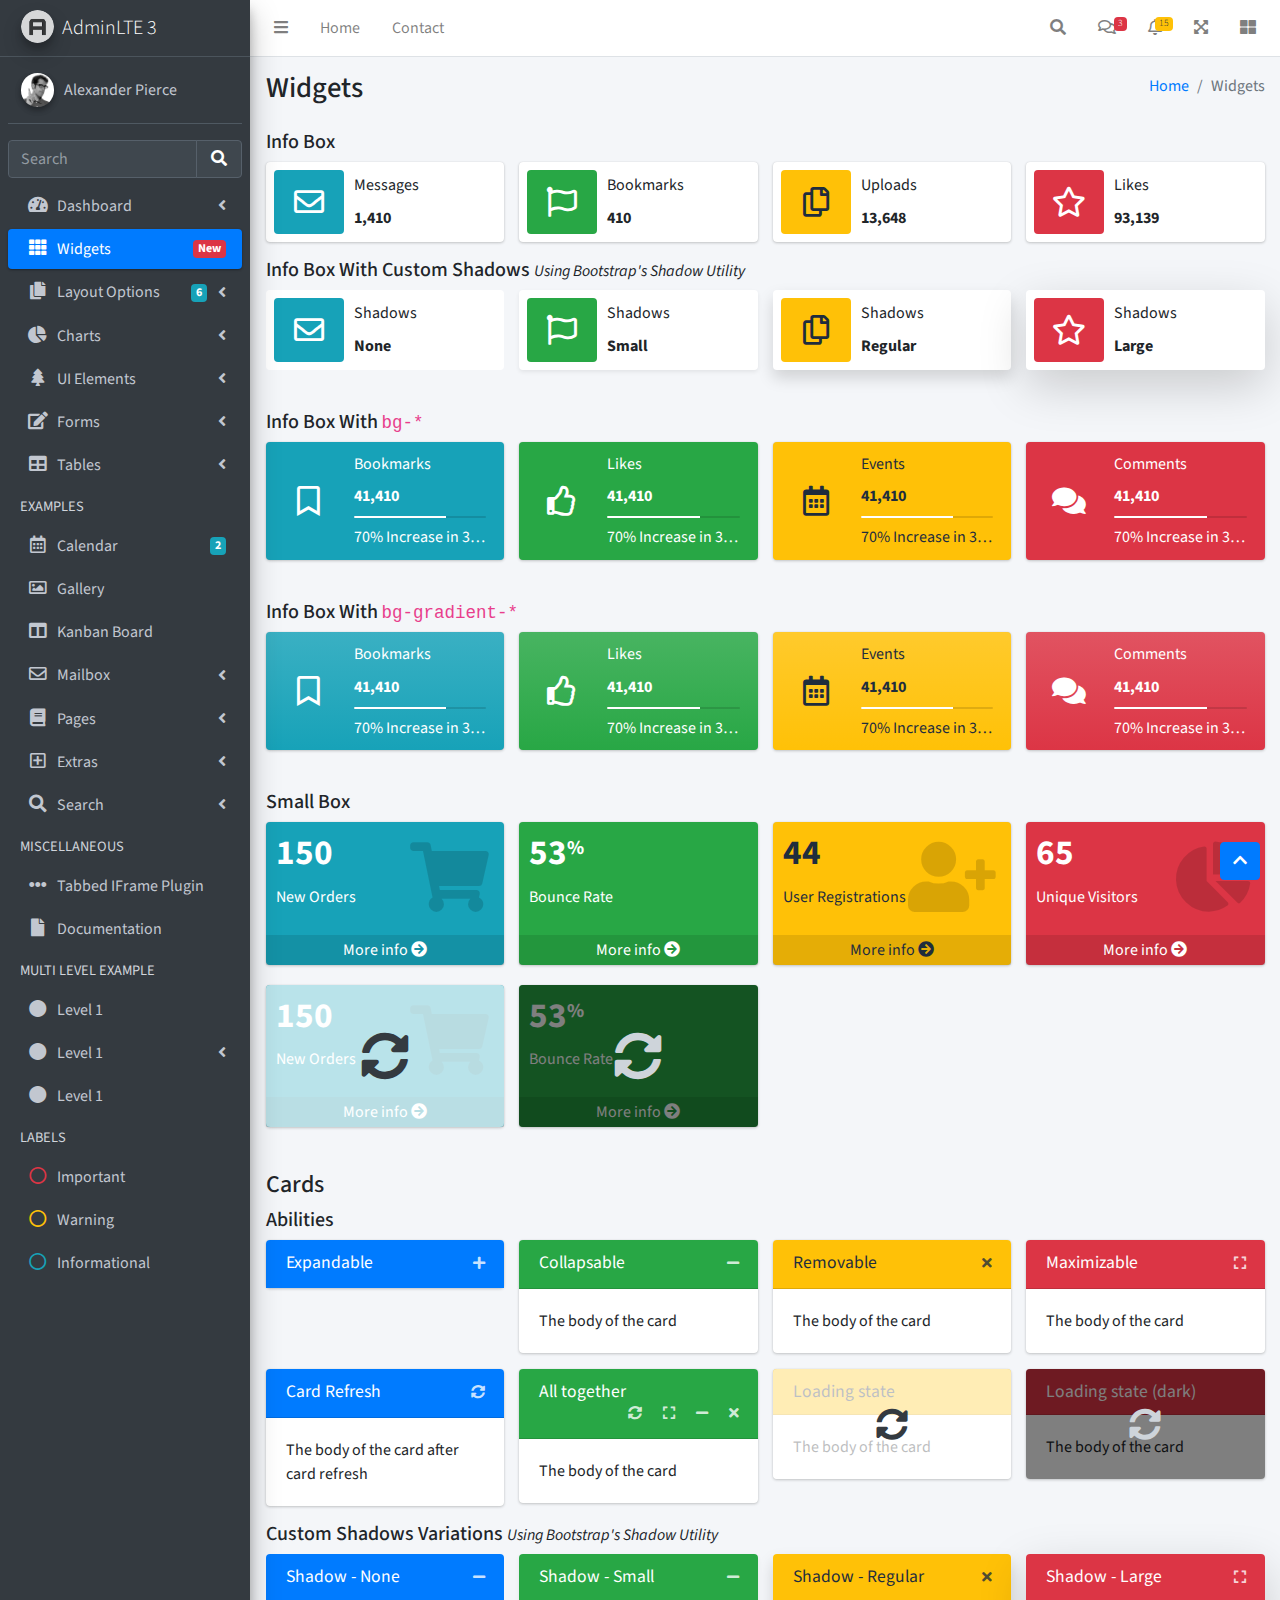
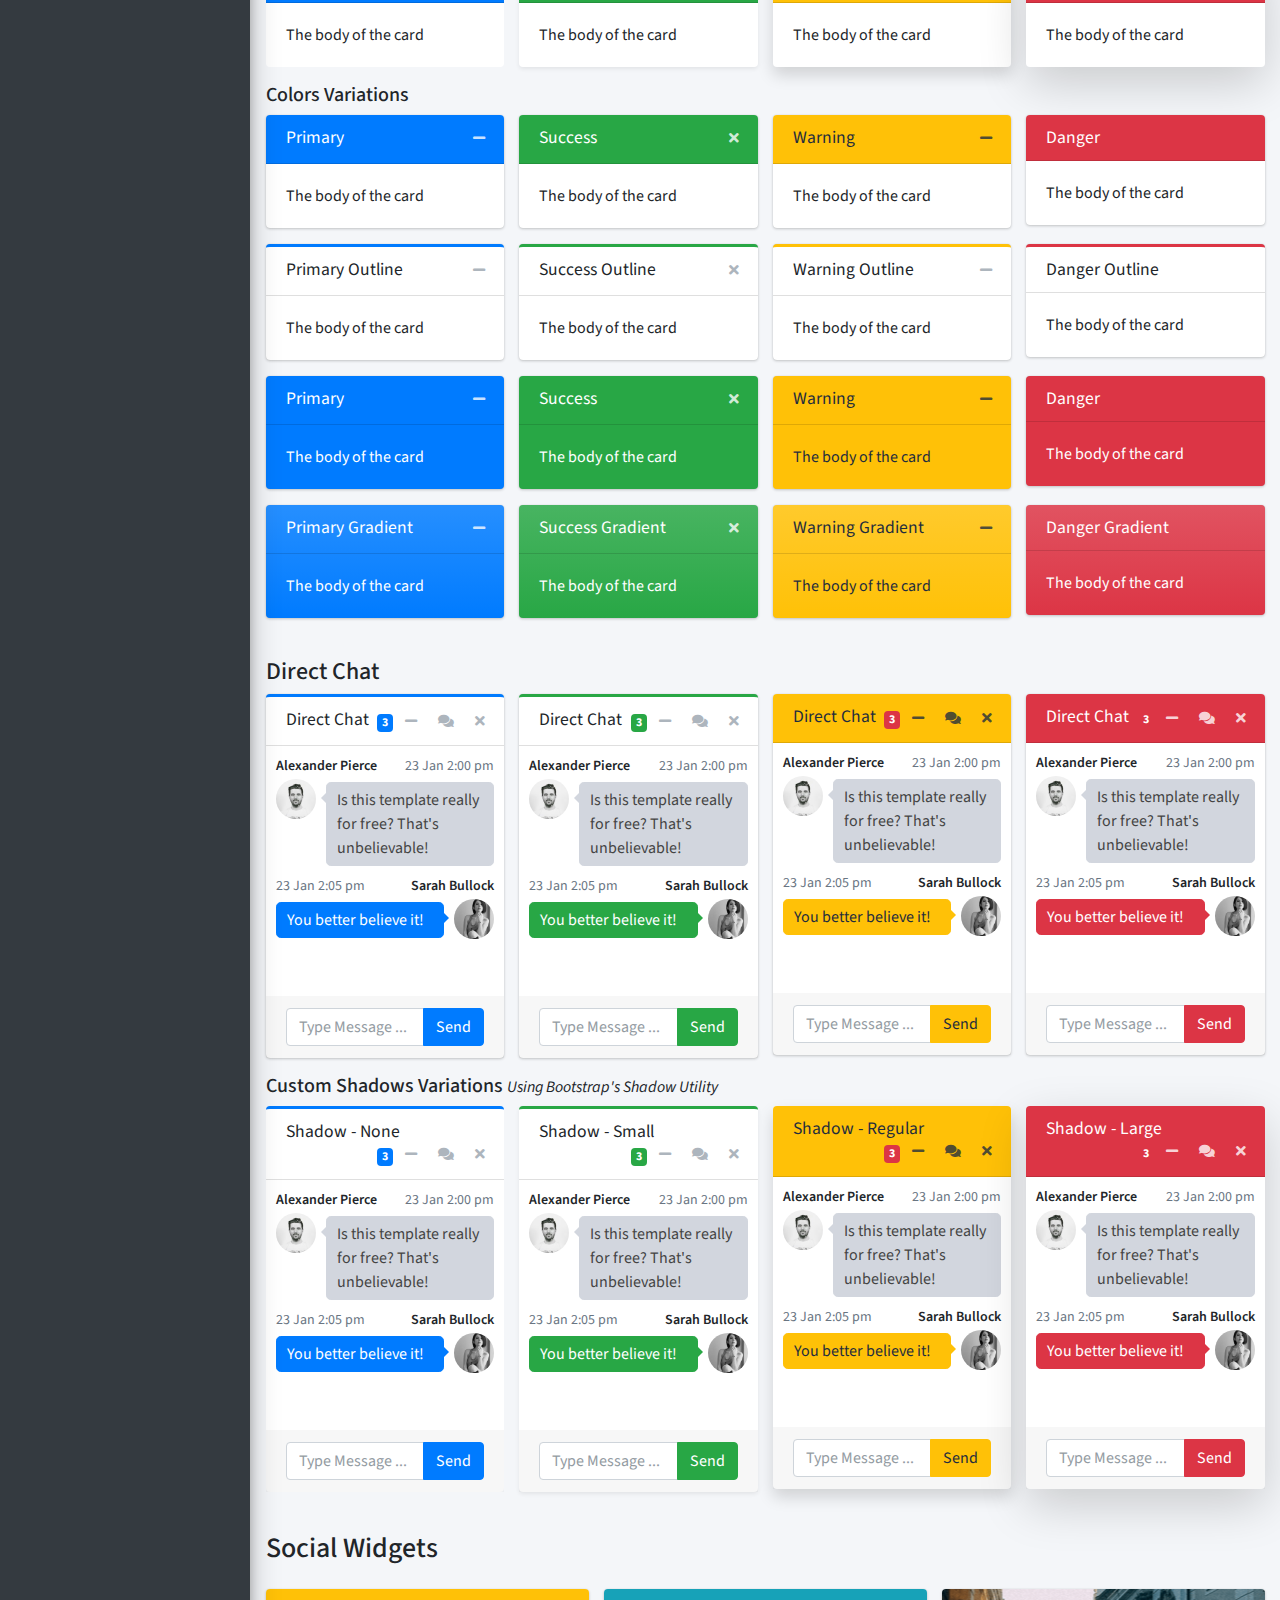
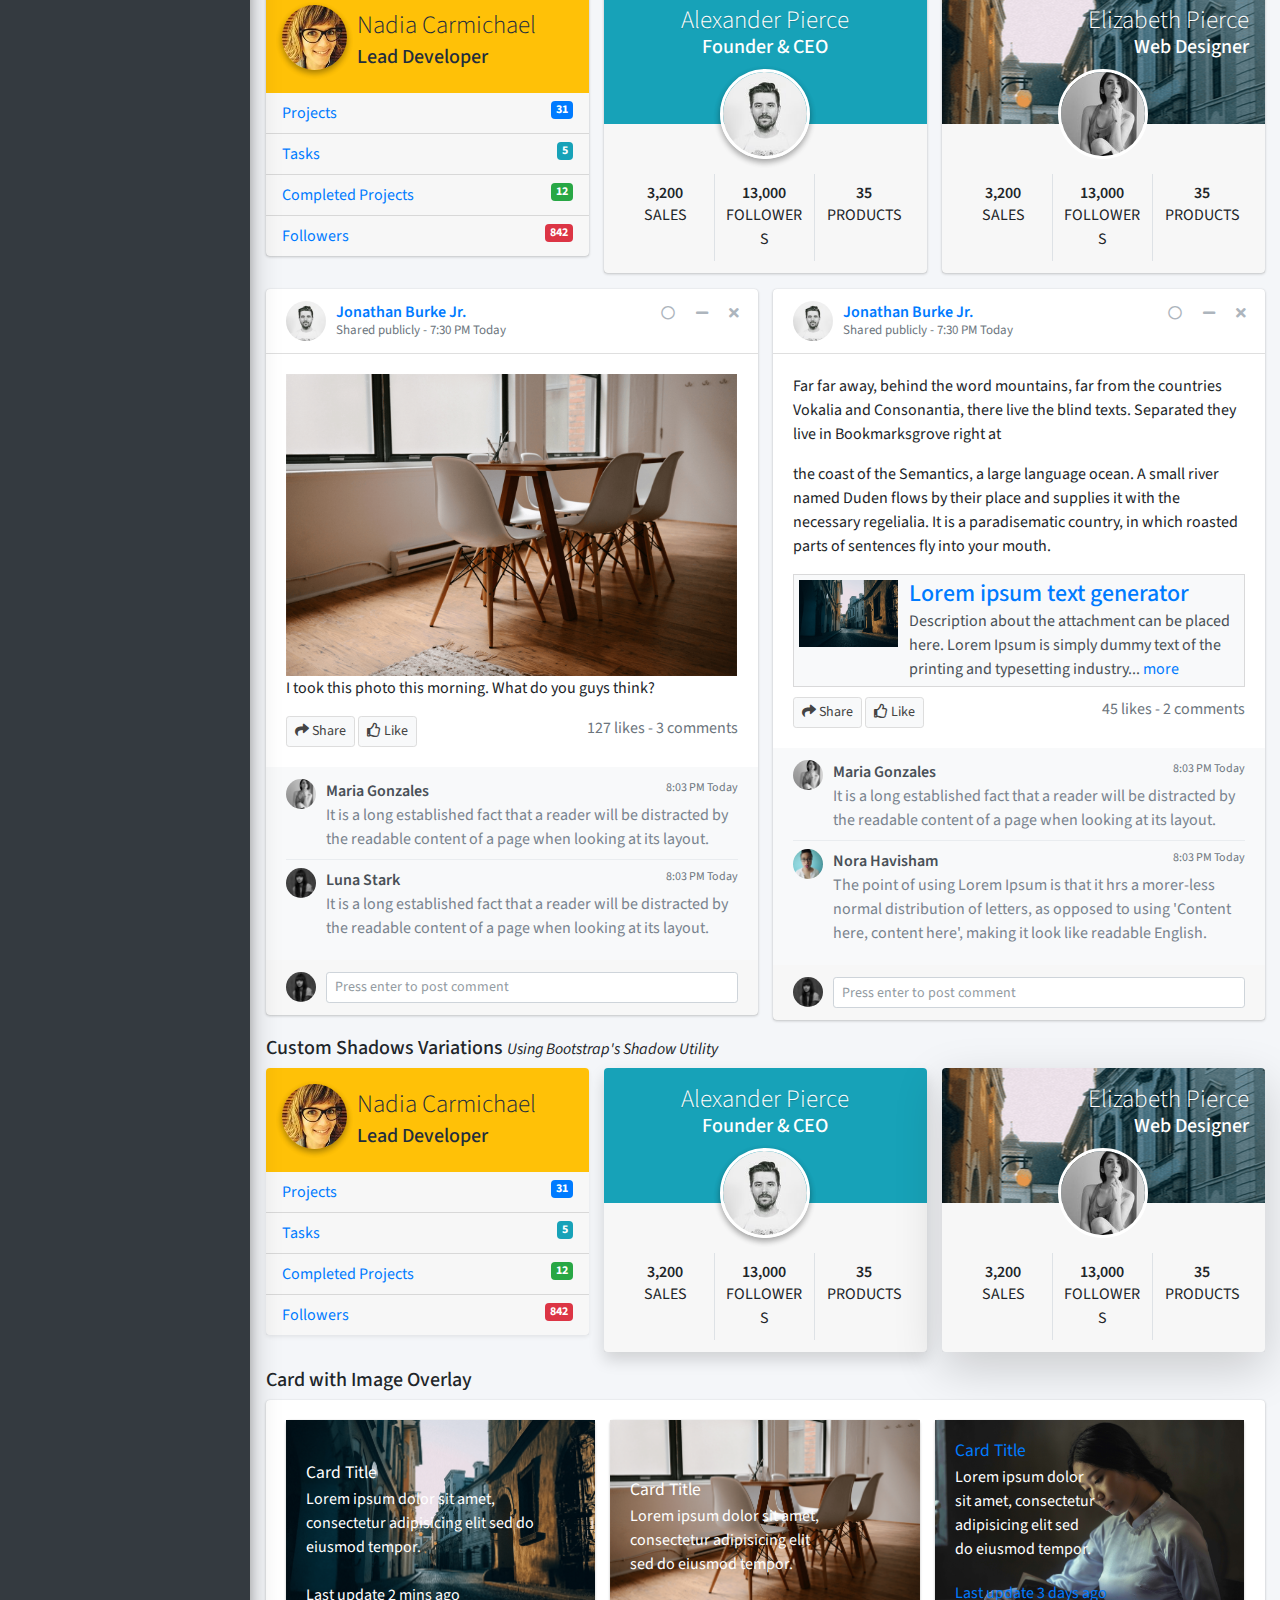
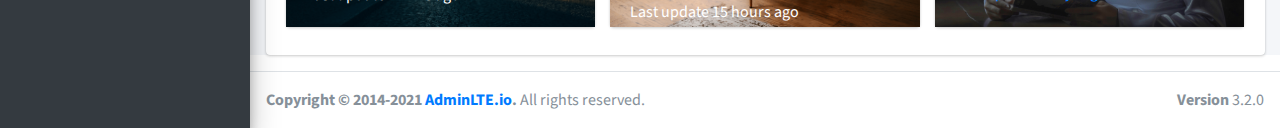
<file: AdminLTE-3.2.0/pages/widgets.html>
<!DOCTYPE html>
<html lang="en">
<head>
  <meta charset="utf-8">
  <meta name="viewport" content="width=device-width, initial-scale=1">
  <title>AdminLTE 3 | Widgets</title>

  <!-- Google Font: Source Sans Pro -->
  <link rel="stylesheet" href="https://fonts.googleapis.com/css?family=Source+Sans+Pro:300,400,400i,700&display=fallback">
  <!-- Font Awesome -->
  <link rel="stylesheet" href="../plugins/fontawesome-free/css/all.min.css">
  <!-- Ionicons -->
  <link rel="stylesheet" href="https://code.ionicframework.com/ionicons/2.0.1/css/ionicons.min.css">
  <!-- Theme style -->
  <link rel="stylesheet" href="../dist/css/adminlte.min.css">
</head>
<body class="hold-transition sidebar-mini">
<div class="wrapper">
  <!-- Navbar -->
  <nav class="main-header navbar navbar-expand navbar-white navbar-light">
    <!-- Left navbar links -->
    <ul class="navbar-nav">
      <li class="nav-item">
        <a class="nav-link" data-widget="pushmenu" href="#" role="button"><i class="fas fa-bars"></i></a>
      </li>
      <li class="nav-item d-none d-sm-inline-block">
        <a href="../index3.html" class="nav-link">Home</a>
      </li>
      <li class="nav-item d-none d-sm-inline-block">
        <a href="#" class="nav-link">Contact</a>
      </li>
    </ul>

    <!-- Right navbar links -->
    <ul class="navbar-nav ml-auto">
      <!-- Navbar Search -->
      <li class="nav-item">
        <a class="nav-link" data-widget="navbar-search" href="#" role="button">
          <i class="fas fa-search"></i>
        </a>
        <div class="navbar-search-block">
          <form class="form-inline">
            <div class="input-group input-group-sm">
              <input class="form-control form-control-navbar" type="search" placeholder="Search" aria-label="Search">
              <div class="input-group-append">
                <button class="btn btn-navbar" type="submit">
                  <i class="fas fa-search"></i>
                </button>
                <button class="btn btn-navbar" type="button" data-widget="navbar-search">
                  <i class="fas fa-times"></i>
                </button>
              </div>
            </div>
          </form>
        </div>
      </li>

      <!-- Messages Dropdown Menu -->
      <li class="nav-item dropdown">
        <a class="nav-link" data-toggle="dropdown" href="#">
          <i class="far fa-comments"></i>
          <span class="badge badge-danger navbar-badge">3</span>
        </a>
        <div class="dropdown-menu dropdown-menu-lg dropdown-menu-right">
          <a href="#" class="dropdown-item">
            <!-- Message Start -->
            <div class="media">
              <img src="../dist/img/user1-128x128.jpg" alt="User Avatar" class="img-size-50 mr-3 img-circle">
              <div class="media-body">
                <h3 class="dropdown-item-title">
                  Brad Diesel
                  <span class="float-right text-sm text-danger"><i class="fas fa-star"></i></span>
                </h3>
                <p class="text-sm">Call me whenever you can...</p>
                <p class="text-sm text-muted"><i class="far fa-clock mr-1"></i> 4 Hours Ago</p>
              </div>
            </div>
            <!-- Message End -->
          </a>
          <div class="dropdown-divider"></div>
          <a href="#" class="dropdown-item">
            <!-- Message Start -->
            <div class="media">
              <img src="../dist/img/user8-128x128.jpg" alt="User Avatar" class="img-size-50 img-circle mr-3">
              <div class="media-body">
                <h3 class="dropdown-item-title">
                  John Pierce
                  <span class="float-right text-sm text-muted"><i class="fas fa-star"></i></span>
                </h3>
                <p class="text-sm">I got your message bro</p>
                <p class="text-sm text-muted"><i class="far fa-clock mr-1"></i> 4 Hours Ago</p>
              </div>
            </div>
            <!-- Message End -->
          </a>
          <div class="dropdown-divider"></div>
          <a href="#" class="dropdown-item">
            <!-- Message Start -->
            <div class="media">
              <img src="../dist/img/user3-128x128.jpg" alt="User Avatar" class="img-size-50 img-circle mr-3">
              <div class="media-body">
                <h3 class="dropdown-item-title">
                  Nora Silvester
                  <span class="float-right text-sm text-warning"><i class="fas fa-star"></i></span>
                </h3>
                <p class="text-sm">The subject goes here</p>
                <p class="text-sm text-muted"><i class="far fa-clock mr-1"></i> 4 Hours Ago</p>
              </div>
            </div>
            <!-- Message End -->
          </a>
          <div class="dropdown-divider"></div>
          <a href="#" class="dropdown-item dropdown-footer">See All Messages</a>
        </div>
      </li>
      <!-- Notifications Dropdown Menu -->
      <li class="nav-item dropdown">
        <a class="nav-link" data-toggle="dropdown" href="#">
          <i class="far fa-bell"></i>
          <span class="badge badge-warning navbar-badge">15</span>
        </a>
        <div class="dropdown-menu dropdown-menu-lg dropdown-menu-right">
          <span class="dropdown-item dropdown-header">15 Notifications</span>
          <div class="dropdown-divider"></div>
          <a href="#" class="dropdown-item">
            <i class="fas fa-envelope mr-2"></i> 4 new messages
            <span class="float-right text-muted text-sm">3 mins</span>
          </a>
          <div class="dropdown-divider"></div>
          <a href="#" class="dropdown-item">
            <i class="fas fa-users mr-2"></i> 8 friend requests
            <span class="float-right text-muted text-sm">12 hours</span>
          </a>
          <div class="dropdown-divider"></div>
          <a href="#" class="dropdown-item">
            <i class="fas fa-file mr-2"></i> 3 new reports
            <span class="float-right text-muted text-sm">2 days</span>
          </a>
          <div class="dropdown-divider"></div>
          <a href="#" class="dropdown-item dropdown-footer">See All Notifications</a>
        </div>
      </li>
      <li class="nav-item">
        <a class="nav-link" data-widget="fullscreen" href="#" role="button">
          <i class="fas fa-expand-arrows-alt"></i>
        </a>
      </li>
      <li class="nav-item">
        <a class="nav-link" data-widget="control-sidebar" data-slide="true" href="#" role="button">
          <i class="fas fa-th-large"></i>
        </a>
      </li>
    </ul>
  </nav>
  <!-- /.navbar -->

  <!-- Main Sidebar Container -->
  <aside class="main-sidebar sidebar-dark-primary elevation-4">
    <!-- Brand Logo -->
    <a href="../index3.html" class="brand-link">
      <img src="../dist/img/AdminLTELogo.png" alt="AdminLTE Logo" class="brand-image img-circle elevation-3" style="opacity: .8">
      <span class="brand-text font-weight-light">AdminLTE 3</span>
    </a>

    <!-- Sidebar -->
    <div class="sidebar">
      <!-- Sidebar user panel (optional) -->
      <div class="user-panel mt-3 pb-3 mb-3 d-flex">
        <div class="image">
          <img src="../dist/img/user2-160x160.jpg" class="img-circle elevation-2" alt="User Image">
        </div>
        <div class="info">
          <a href="#" class="d-block">Alexander Pierce</a>
        </div>
      </div>

      <!-- SidebarSearch Form -->
      <div class="form-inline">
        <div class="input-group" data-widget="sidebar-search">
          <input class="form-control form-control-sidebar" type="search" placeholder="Search" aria-label="Search">
          <div class="input-group-append">
            <button class="btn btn-sidebar">
              <i class="fas fa-search fa-fw"></i>
            </button>
          </div>
        </div>
      </div>

      <!-- Sidebar Menu -->
      <nav class="mt-2">
        <ul class="nav nav-pills nav-sidebar flex-column" data-widget="treeview" role="menu" data-accordion="false">
          <!-- Add icons to the links using the .nav-icon class
               with font-awesome or any other icon font library -->
          <li class="nav-item">
            <a href="#" class="nav-link">
              <i class="nav-icon fas fa-tachometer-alt"></i>
              <p>
                Dashboard
                <i class="right fas fa-angle-left"></i>
              </p>
            </a>
            <ul class="nav nav-treeview">
              <li class="nav-item">
                <a href="../index.html" class="nav-link">
                  <i class="far fa-circle nav-icon"></i>
                  <p>Dashboard v1</p>
                </a>
              </li>
              <li class="nav-item">
                <a href="../index2.html" class="nav-link">
                  <i class="far fa-circle nav-icon"></i>
                  <p>Dashboard v2</p>
                </a>
              </li>
              <li class="nav-item">
                <a href="../index3.html" class="nav-link">
                  <i class="far fa-circle nav-icon"></i>
                  <p>Dashboard v3</p>
                </a>
              </li>
            </ul>
          </li>
          <li class="nav-item">
            <a href="widgets.html" class="nav-link active">
              <i class="nav-icon fas fa-th"></i>
              <p>
                Widgets
                <span class="right badge badge-danger">New</span>
              </p>
            </a>
          </li>
          <li class="nav-item">
            <a href="#" class="nav-link">
              <i class="nav-icon fas fa-copy"></i>
              <p>
                Layout Options
                <i class="fas fa-angle-left right"></i>
                <span class="badge badge-info right">6</span>
              </p>
            </a>
            <ul class="nav nav-treeview">
              <li class="nav-item">
                <a href="layout/top-nav.html" class="nav-link">
                  <i class="far fa-circle nav-icon"></i>
                  <p>Top Navigation</p>
                </a>
              </li>
              <li class="nav-item">
                <a href="layout/top-nav-sidebar.html" class="nav-link">
                  <i class="far fa-circle nav-icon"></i>
                  <p>Top Navigation + Sidebar</p>
                </a>
              </li>
              <li class="nav-item">
                <a href="layout/boxed.html" class="nav-link">
                  <i class="far fa-circle nav-icon"></i>
                  <p>Boxed</p>
                </a>
              </li>
              <li class="nav-item">
                <a href="layout/fixed-sidebar.html" class="nav-link">
                  <i class="far fa-circle nav-icon"></i>
                  <p>Fixed Sidebar</p>
                </a>
              </li>
              <li class="nav-item">
                <a href="layout/fixed-sidebar-custom.html" class="nav-link">
                  <i class="far fa-circle nav-icon"></i>
                  <p>Fixed Sidebar <small>+ Custom Area</small></p>
                </a>
              </li>
              <li class="nav-item">
                <a href="layout/fixed-topnav.html" class="nav-link">
                  <i class="far fa-circle nav-icon"></i>
                  <p>Fixed Navbar</p>
                </a>
              </li>
              <li class="nav-item">
                <a href="layout/fixed-footer.html" class="nav-link">
                  <i class="far fa-circle nav-icon"></i>
                  <p>Fixed Footer</p>
                </a>
              </li>
              <li class="nav-item">
                <a href="layout/collapsed-sidebar.html" class="nav-link">
                  <i class="far fa-circle nav-icon"></i>
                  <p>Collapsed Sidebar</p>
                </a>
              </li>
            </ul>
          </li>
          <li class="nav-item">
            <a href="#" class="nav-link">
              <i class="nav-icon fas fa-chart-pie"></i>
              <p>
                Charts
                <i class="right fas fa-angle-left"></i>
              </p>
            </a>
            <ul class="nav nav-treeview">
              <li class="nav-item">
                <a href="charts/chartjs.html" class="nav-link">
                  <i class="far fa-circle nav-icon"></i>
                  <p>ChartJS</p>
                </a>
              </li>
              <li class="nav-item">
                <a href="charts/flot.html" class="nav-link">
                  <i class="far fa-circle nav-icon"></i>
                  <p>Flot</p>
                </a>
              </li>
              <li class="nav-item">
                <a href="charts/inline.html" class="nav-link">
                  <i class="far fa-circle nav-icon"></i>
                  <p>Inline</p>
                </a>
              </li>
              <li class="nav-item">
                <a href="charts/uplot.html" class="nav-link">
                  <i class="far fa-circle nav-icon"></i>
                  <p>uPlot</p>
                </a>
              </li>
            </ul>
          </li>
          <li class="nav-item">
            <a href="#" class="nav-link">
              <i class="nav-icon fas fa-tree"></i>
              <p>
                UI Elements
                <i class="fas fa-angle-left right"></i>
              </p>
            </a>
            <ul class="nav nav-treeview">
              <li class="nav-item">
                <a href="UI/general.html" class="nav-link">
                  <i class="far fa-circle nav-icon"></i>
                  <p>General</p>
                </a>
              </li>
              <li class="nav-item">
                <a href="UI/icons.html" class="nav-link">
                  <i class="far fa-circle nav-icon"></i>
                  <p>Icons</p>
                </a>
              </li>
              <li class="nav-item">
                <a href="UI/buttons.html" class="nav-link">
                  <i class="far fa-circle nav-icon"></i>
                  <p>Buttons</p>
                </a>
              </li>
              <li class="nav-item">
                <a href="UI/sliders.html" class="nav-link">
                  <i class="far fa-circle nav-icon"></i>
                  <p>Sliders</p>
                </a>
              </li>
              <li class="nav-item">
                <a href="UI/modals.html" class="nav-link">
                  <i class="far fa-circle nav-icon"></i>
                  <p>Modals & Alerts</p>
                </a>
              </li>
              <li class="nav-item">
                <a href="UI/navbar.html" class="nav-link">
                  <i class="far fa-circle nav-icon"></i>
                  <p>Navbar & Tabs</p>
                </a>
              </li>
              <li class="nav-item">
                <a href="UI/timeline.html" class="nav-link">
                  <i class="far fa-circle nav-icon"></i>
                  <p>Timeline</p>
                </a>
              </li>
              <li class="nav-item">
                <a href="UI/ribbons.html" class="nav-link">
                  <i class="far fa-circle nav-icon"></i>
                  <p>Ribbons</p>
                </a>
              </li>
            </ul>
          </li>
          <li class="nav-item">
            <a href="#" class="nav-link">
              <i class="nav-icon fas fa-edit"></i>
              <p>
                Forms
                <i class="fas fa-angle-left right"></i>
              </p>
            </a>
            <ul class="nav nav-treeview">
              <li class="nav-item">
                <a href="forms/general.html" class="nav-link">
                  <i class="far fa-circle nav-icon"></i>
                  <p>General Elements</p>
                </a>
              </li>
              <li class="nav-item">
                <a href="forms/advanced.html" class="nav-link">
                  <i class="far fa-circle nav-icon"></i>
                  <p>Advanced Elements</p>
                </a>
              </li>
              <li class="nav-item">
                <a href="forms/editors.html" class="nav-link">
                  <i class="far fa-circle nav-icon"></i>
                  <p>Editors</p>
                </a>
              </li>
              <li class="nav-item">
                <a href="forms/validation.html" class="nav-link">
                  <i class="far fa-circle nav-icon"></i>
                  <p>Validation</p>
                </a>
              </li>
            </ul>
          </li>
          <li class="nav-item">
            <a href="#" class="nav-link">
              <i class="nav-icon fas fa-table"></i>
              <p>
                Tables
                <i class="fas fa-angle-left right"></i>
              </p>
            </a>
            <ul class="nav nav-treeview">
              <li class="nav-item">
                <a href="tables/simple.html" class="nav-link">
                  <i class="far fa-circle nav-icon"></i>
                  <p>Simple Tables</p>
                </a>
              </li>
              <li class="nav-item">
                <a href="tables/data.html" class="nav-link">
                  <i class="far fa-circle nav-icon"></i>
                  <p>DataTables</p>
                </a>
              </li>
              <li class="nav-item">
                <a href="tables/jsgrid.html" class="nav-link">
                  <i class="far fa-circle nav-icon"></i>
                  <p>jsGrid</p>
                </a>
              </li>
            </ul>
          </li>
          <li class="nav-header">EXAMPLES</li>
          <li class="nav-item">
            <a href="calendar.html" class="nav-link">
              <i class="nav-icon far fa-calendar-alt"></i>
              <p>
                Calendar
                <span class="badge badge-info right">2</span>
              </p>
            </a>
          </li>
          <li class="nav-item">
            <a href="gallery.html" class="nav-link">
              <i class="nav-icon far fa-image"></i>
              <p>
                Gallery
              </p>
            </a>
          </li>
          <li class="nav-item">
            <a href="kanban.html" class="nav-link">
              <i class="nav-icon fas fa-columns"></i>
              <p>
                Kanban Board
              </p>
            </a>
          </li>
          <li class="nav-item">
            <a href="#" class="nav-link">
              <i class="nav-icon far fa-envelope"></i>
              <p>
                Mailbox
                <i class="fas fa-angle-left right"></i>
              </p>
            </a>
            <ul class="nav nav-treeview">
              <li class="nav-item">
                <a href="mailbox/mailbox.html" class="nav-link">
                  <i class="far fa-circle nav-icon"></i>
                  <p>Inbox</p>
                </a>
              </li>
              <li class="nav-item">
                <a href="mailbox/compose.html" class="nav-link">
                  <i class="far fa-circle nav-icon"></i>
                  <p>Compose</p>
                </a>
              </li>
              <li class="nav-item">
                <a href="mailbox/read-mail.html" class="nav-link">
                  <i class="far fa-circle nav-icon"></i>
                  <p>Read</p>
                </a>
              </li>
            </ul>
          </li>
          <li class="nav-item">
            <a href="#" class="nav-link">
              <i class="nav-icon fas fa-book"></i>
              <p>
                Pages
                <i class="fas fa-angle-left right"></i>
              </p>
            </a>
            <ul class="nav nav-treeview">
              <li class="nav-item">
                <a href="examples/invoice.html" class="nav-link">
                  <i class="far fa-circle nav-icon"></i>
                  <p>Invoice</p>
                </a>
              </li>
              <li class="nav-item">
                <a href="examples/profile.html" class="nav-link">
                  <i class="far fa-circle nav-icon"></i>
                  <p>Profile</p>
                </a>
              </li>
              <li class="nav-item">
                <a href="examples/e-commerce.html" class="nav-link">
                  <i class="far fa-circle nav-icon"></i>
                  <p>E-commerce</p>
                </a>
              </li>
              <li class="nav-item">
                <a href="examples/projects.html" class="nav-link">
                  <i class="far fa-circle nav-icon"></i>
                  <p>Projects</p>
                </a>
              </li>
              <li class="nav-item">
                <a href="examples/project-add.html" class="nav-link">
                  <i class="far fa-circle nav-icon"></i>
                  <p>Project Add</p>
                </a>
              </li>
              <li class="nav-item">
                <a href="examples/project-edit.html" class="nav-link">
                  <i class="far fa-circle nav-icon"></i>
                  <p>Project Edit</p>
                </a>
              </li>
              <li class="nav-item">
                <a href="examples/project-detail.html" class="nav-link">
                  <i class="far fa-circle nav-icon"></i>
                  <p>Project Detail</p>
                </a>
              </li>
              <li class="nav-item">
                <a href="examples/contacts.html" class="nav-link">
                  <i class="far fa-circle nav-icon"></i>
                  <p>Contacts</p>
                </a>
              </li>
              <li class="nav-item">
                <a href="examples/faq.html" class="nav-link">
                  <i class="far fa-circle nav-icon"></i>
                  <p>FAQ</p>
                </a>
              </li>
              <li class="nav-item">
                <a href="examples/contact-us.html" class="nav-link">
                  <i class="far fa-circle nav-icon"></i>
                  <p>Contact us</p>
                </a>
              </li>
            </ul>
          </li>
          <li class="nav-item">
            <a href="#" class="nav-link">
              <i class="nav-icon far fa-plus-square"></i>
              <p>
                Extras
                <i class="fas fa-angle-left right"></i>
              </p>
            </a>
            <ul class="nav nav-treeview">
              <li class="nav-item">
                <a href="#" class="nav-link">
                  <i class="far fa-circle nav-icon"></i>
                  <p>
                    Login & Register v1
                    <i class="fas fa-angle-left right"></i>
                  </p>
                </a>
                <ul class="nav nav-treeview">
                  <li class="nav-item">
                    <a href="examples/login.html" class="nav-link">
                      <i class="far fa-circle nav-icon"></i>
                      <p>Login v1</p>
                    </a>
                  </li>
                  <li class="nav-item">
                    <a href="examples/register.html" class="nav-link">
                      <i class="far fa-circle nav-icon"></i>
                      <p>Register v1</p>
                    </a>
                  </li>
                  <li class="nav-item">
                    <a href="examples/forgot-password.html" class="nav-link">
                      <i class="far fa-circle nav-icon"></i>
                      <p>Forgot Password v1</p>
                    </a>
                  </li>
                  <li class="nav-item">
                    <a href="examples/recover-password.html" class="nav-link">
                      <i class="far fa-circle nav-icon"></i>
                      <p>Recover Password v1</p>
                    </a>
                  </li>
                </ul>
              </li>
              <li class="nav-item">
                <a href="#" class="nav-link">
                  <i class="far fa-circle nav-icon"></i>
                  <p>
                    Login & Register v2
                    <i class="fas fa-angle-left right"></i>
                  </p>
                </a>
                <ul class="nav nav-treeview">
                  <li class="nav-item">
                    <a href="examples/login-v2.html" class="nav-link">
                      <i class="far fa-circle nav-icon"></i>
                      <p>Login v2</p>
                    </a>
                  </li>
                  <li class="nav-item">
                    <a href="examples/register-v2.html" class="nav-link">
                      <i class="far fa-circle nav-icon"></i>
                      <p>Register v2</p>
                    </a>
                  </li>
                  <li class="nav-item">
                    <a href="examples/forgot-password-v2.html" class="nav-link">
                      <i class="far fa-circle nav-icon"></i>
                      <p>Forgot Password v2</p>
                    </a>
                  </li>
                  <li class="nav-item">
                    <a href="examples/recover-password-v2.html" class="nav-link">
                      <i class="far fa-circle nav-icon"></i>
                      <p>Recover Password v2</p>
                    </a>
                  </li>
                </ul>
              </li>
              <li class="nav-item">
                <a href="examples/lockscreen.html" class="nav-link">
                  <i class="far fa-circle nav-icon"></i>
                  <p>Lockscreen</p>
                </a>
              </li>
              <li class="nav-item">
                <a href="examples/legacy-user-menu.html" class="nav-link">
                  <i class="far fa-circle nav-icon"></i>
                  <p>Legacy User Menu</p>
                </a>
              </li>
              <li class="nav-item">
                <a href="examples/language-menu.html" class="nav-link">
                  <i class="far fa-circle nav-icon"></i>
                  <p>Language Menu</p>
                </a>
              </li>
              <li class="nav-item">
                <a href="examples/404.html" class="nav-link">
                  <i class="far fa-circle nav-icon"></i>
                  <p>Error 404</p>
                </a>
              </li>
              <li class="nav-item">
                <a href="examples/500.html" class="nav-link">
                  <i class="far fa-circle nav-icon"></i>
                  <p>Error 500</p>
                </a>
              </li>
              <li class="nav-item">
                <a href="examples/pace.html" class="nav-link">
                  <i class="far fa-circle nav-icon"></i>
                  <p>Pace</p>
                </a>
              </li>
              <li class="nav-item">
                <a href="examples/blank.html" class="nav-link">
                  <i class="far fa-circle nav-icon"></i>
                  <p>Blank Page</p>
                </a>
              </li>
              <li class="nav-item">
                <a href="../starter.html" class="nav-link">
                  <i class="far fa-circle nav-icon"></i>
                  <p>Starter Page</p>
                </a>
              </li>
            </ul>
          </li>
          <li class="nav-item">
            <a href="#" class="nav-link">
              <i class="nav-icon fas fa-search"></i>
              <p>
                Search
                <i class="fas fa-angle-left right"></i>
              </p>
            </a>
            <ul class="nav nav-treeview">
              <li class="nav-item">
                <a href="search/simple.html" class="nav-link">
                  <i class="far fa-circle nav-icon"></i>
                  <p>Simple Search</p>
                </a>
              </li>
              <li class="nav-item">
                <a href="search/enhanced.html" class="nav-link">
                  <i class="far fa-circle nav-icon"></i>
                  <p>Enhanced</p>
                </a>
              </li>
            </ul>
          </li>
          <li class="nav-header">MISCELLANEOUS</li>
          <li class="nav-item">
            <a href="../iframe.html" class="nav-link">
              <i class="nav-icon fas fa-ellipsis-h"></i>
              <p>Tabbed IFrame Plugin</p>
            </a>
          </li>
          <li class="nav-item">
            <a href="https://adminlte.io/docs/3.1/" class="nav-link">
              <i class="nav-icon fas fa-file"></i>
              <p>Documentation</p>
            </a>
          </li>
          <li class="nav-header">MULTI LEVEL EXAMPLE</li>
          <li class="nav-item">
            <a href="#" class="nav-link">
              <i class="fas fa-circle nav-icon"></i>
              <p>Level 1</p>
            </a>
          </li>
          <li class="nav-item">
            <a href="#" class="nav-link">
              <i class="nav-icon fas fa-circle"></i>
              <p>
                Level 1
                <i class="right fas fa-angle-left"></i>
              </p>
            </a>
            <ul class="nav nav-treeview">
              <li class="nav-item">
                <a href="#" class="nav-link">
                  <i class="far fa-circle nav-icon"></i>
                  <p>Level 2</p>
                </a>
              </li>
              <li class="nav-item">
                <a href="#" class="nav-link">
                  <i class="far fa-circle nav-icon"></i>
                  <p>
                    Level 2
                    <i class="right fas fa-angle-left"></i>
                  </p>
                </a>
                <ul class="nav nav-treeview">
                  <li class="nav-item">
                    <a href="#" class="nav-link">
                      <i class="far fa-dot-circle nav-icon"></i>
                      <p>Level 3</p>
                    </a>
                  </li>
                  <li class="nav-item">
                    <a href="#" class="nav-link">
                      <i class="far fa-dot-circle nav-icon"></i>
                      <p>Level 3</p>
                    </a>
                  </li>
                  <li class="nav-item">
                    <a href="#" class="nav-link">
                      <i class="far fa-dot-circle nav-icon"></i>
                      <p>Level 3</p>
                    </a>
                  </li>
                </ul>
              </li>
              <li class="nav-item">
                <a href="#" class="nav-link">
                  <i class="far fa-circle nav-icon"></i>
                  <p>Level 2</p>
                </a>
              </li>
            </ul>
          </li>
          <li class="nav-item">
            <a href="#" class="nav-link">
              <i class="fas fa-circle nav-icon"></i>
              <p>Level 1</p>
            </a>
          </li>
          <li class="nav-header">LABELS</li>
          <li class="nav-item">
            <a href="#" class="nav-link">
              <i class="nav-icon far fa-circle text-danger"></i>
              <p class="text">Important</p>
            </a>
          </li>
          <li class="nav-item">
            <a href="#" class="nav-link">
              <i class="nav-icon far fa-circle text-warning"></i>
              <p>Warning</p>
            </a>
          </li>
          <li class="nav-item">
            <a href="#" class="nav-link">
              <i class="nav-icon far fa-circle text-info"></i>
              <p>Informational</p>
            </a>
          </li>
        </ul>
      </nav>
      <!-- /.sidebar-menu -->
    </div>
    <!-- /.sidebar -->
  </aside>

  <!-- Content Wrapper. Contains page content -->
  <div class="content-wrapper">
    <!-- Content Header (Page header) -->
    <section class="content-header">
      <div class="container-fluid">
        <div class="row mb-2">
          <div class="col-sm-6">
            <h1>Widgets</h1>
          </div>
          <div class="col-sm-6">
            <ol class="breadcrumb float-sm-right">
              <li class="breadcrumb-item"><a href="#">Home</a></li>
              <li class="breadcrumb-item active">Widgets</li>
            </ol>
          </div>
        </div>
      </div><!-- /.container-fluid -->
    </section>

    <!-- Main content -->
    <section class="content">
      <div class="container-fluid">
        <h5 class="mb-2">Info Box</h5>
        <div class="row">
          <div class="col-md-3 col-sm-6 col-12">
            <div class="info-box">
              <span class="info-box-icon bg-info"><i class="far fa-envelope"></i></span>

              <div class="info-box-content">
                <span class="info-box-text">Messages</span>
                <span class="info-box-number">1,410</span>
              </div>
              <!-- /.info-box-content -->
            </div>
            <!-- /.info-box -->
          </div>
          <!-- /.col -->
          <div class="col-md-3 col-sm-6 col-12">
            <div class="info-box">
              <span class="info-box-icon bg-success"><i class="far fa-flag"></i></span>

              <div class="info-box-content">
                <span class="info-box-text">Bookmarks</span>
                <span class="info-box-number">410</span>
              </div>
              <!-- /.info-box-content -->
            </div>
            <!-- /.info-box -->
          </div>
          <!-- /.col -->
          <div class="col-md-3 col-sm-6 col-12">
            <div class="info-box">
              <span class="info-box-icon bg-warning"><i class="far fa-copy"></i></span>

              <div class="info-box-content">
                <span class="info-box-text">Uploads</span>
                <span class="info-box-number">13,648</span>
              </div>
              <!-- /.info-box-content -->
            </div>
            <!-- /.info-box -->
          </div>
          <!-- /.col -->
          <div class="col-md-3 col-sm-6 col-12">
            <div class="info-box">
              <span class="info-box-icon bg-danger"><i class="far fa-star"></i></span>

              <div class="info-box-content">
                <span class="info-box-text">Likes</span>
                <span class="info-box-number">93,139</span>
              </div>
              <!-- /.info-box-content -->
            </div>
            <!-- /.info-box -->
          </div>
          <!-- /.col -->
        </div>
        <!-- /.row -->

        <!-- =========================================================== -->
        <h5 class="mb-2">Info Box With Custom Shadows <small><i>Using Bootstrap's Shadow Utility</i></small></h5>
        <div class="row">
          <div class="col-md-3 col-sm-6 col-12">
            <div class="info-box shadow-none">
              <span class="info-box-icon bg-info"><i class="far fa-envelope"></i></span>

              <div class="info-box-content">
                <span class="info-box-text">Shadows</span>
                <span class="info-box-number">None</span>
              </div>
              <!-- /.info-box-content -->
            </div>
            <!-- /.info-box -->
          </div>
          <!-- /.col -->
          <div class="col-md-3 col-sm-6 col-12">
            <div class="info-box shadow-sm">
              <span class="info-box-icon bg-success"><i class="far fa-flag"></i></span>

              <div class="info-box-content">
                <span class="info-box-text">Shadows</span>
                <span class="info-box-number">Small</span>
              </div>
              <!-- /.info-box-content -->
            </div>
            <!-- /.info-box -->
          </div>
          <!-- /.col -->
          <div class="col-md-3 col-sm-6 col-12">
            <div class="info-box shadow">
              <span class="info-box-icon bg-warning"><i class="far fa-copy"></i></span>

              <div class="info-box-content">
                <span class="info-box-text">Shadows</span>
                <span class="info-box-number">Regular</span>
              </div>
              <!-- /.info-box-content -->
            </div>
            <!-- /.info-box -->
          </div>
          <!-- /.col -->
          <div class="col-md-3 col-sm-6 col-12">
            <div class="info-box shadow-lg">
              <span class="info-box-icon bg-danger"><i class="far fa-star"></i></span>

              <div class="info-box-content">
                <span class="info-box-text">Shadows</span>
                <span class="info-box-number">Large</span>
              </div>
              <!-- /.info-box-content -->
            </div>
            <!-- /.info-box -->
          </div>
          <!-- /.col -->
        </div>
        <!-- /.row -->

        <!-- =========================================================== -->
        <h5 class="mt-4 mb-2">Info Box With <code>bg-*</code></h5>
        <div class="row">
          <div class="col-md-3 col-sm-6 col-12">
            <div class="info-box bg-info">
              <span class="info-box-icon"><i class="far fa-bookmark"></i></span>

              <div class="info-box-content">
                <span class="info-box-text">Bookmarks</span>
                <span class="info-box-number">41,410</span>

                <div class="progress">
                  <div class="progress-bar" style="width: 70%"></div>
                </div>
                <span class="progress-description">
                  70% Increase in 30 Days
                </span>
              </div>
              <!-- /.info-box-content -->
            </div>
            <!-- /.info-box -->
          </div>
          <!-- /.col -->
          <div class="col-md-3 col-sm-6 col-12">
            <div class="info-box bg-success">
              <span class="info-box-icon"><i class="far fa-thumbs-up"></i></span>

              <div class="info-box-content">
                <span class="info-box-text">Likes</span>
                <span class="info-box-number">41,410</span>

                <div class="progress">
                  <div class="progress-bar" style="width: 70%"></div>
                </div>
                <span class="progress-description">
                  70% Increase in 30 Days
                </span>
              </div>
              <!-- /.info-box-content -->
            </div>
            <!-- /.info-box -->
          </div>
          <!-- /.col -->
          <div class="col-md-3 col-sm-6 col-12">
            <div class="info-box bg-warning">
              <span class="info-box-icon"><i class="far fa-calendar-alt"></i></span>

              <div class="info-box-content">
                <span class="info-box-text">Events</span>
                <span class="info-box-number">41,410</span>

                <div class="progress">
                  <div class="progress-bar" style="width: 70%"></div>
                </div>
                <span class="progress-description">
                  70% Increase in 30 Days
                </span>
              </div>
              <!-- /.info-box-content -->
            </div>
            <!-- /.info-box -->
          </div>
          <!-- /.col -->
          <div class="col-md-3 col-sm-6 col-12">
            <div class="info-box bg-danger">
              <span class="info-box-icon"><i class="fas fa-comments"></i></span>

              <div class="info-box-content">
                <span class="info-box-text">Comments</span>
                <span class="info-box-number">41,410</span>

                <div class="progress">
                  <div class="progress-bar" style="width: 70%"></div>
                </div>
                <span class="progress-description">
                  70% Increase in 30 Days
                </span>
              </div>
              <!-- /.info-box-content -->
            </div>
            <!-- /.info-box -->
          </div>
          <!-- /.col -->
        </div>
        <!-- /.row -->

        <!-- =========================================================== -->
        <h5 class="mt-4 mb-2">Info Box With <code>bg-gradient-*</code></h5>
        <div class="row">
          <div class="col-md-3 col-sm-6 col-12">
            <div class="info-box bg-gradient-info">
              <span class="info-box-icon"><i class="far fa-bookmark"></i></span>

              <div class="info-box-content">
                <span class="info-box-text">Bookmarks</span>
                <span class="info-box-number">41,410</span>

                <div class="progress">
                  <div class="progress-bar" style="width: 70%"></div>
                </div>
                <span class="progress-description">
                  70% Increase in 30 Days
                </span>
              </div>
              <!-- /.info-box-content -->
            </div>
            <!-- /.info-box -->
          </div>
          <!-- /.col -->
          <div class="col-md-3 col-sm-6 col-12">
            <div class="info-box bg-gradient-success">
              <span class="info-box-icon"><i class="far fa-thumbs-up"></i></span>

              <div class="info-box-content">
                <span class="info-box-text">Likes</span>
                <span class="info-box-number">41,410</span>

                <div class="progress">
                  <div class="progress-bar" style="width: 70%"></div>
                </div>
                <span class="progress-description">
                  70% Increase in 30 Days
                </span>
              </div>
              <!-- /.info-box-content -->
            </div>
            <!-- /.info-box -->
          </div>
          <!-- /.col -->
          <div class="col-md-3 col-sm-6 col-12">
            <div class="info-box bg-gradient-warning">
              <span class="info-box-icon"><i class="far fa-calendar-alt"></i></span>

              <div class="info-box-content">
                <span class="info-box-text">Events</span>
                <span class="info-box-number">41,410</span>

                <div class="progress">
                  <div class="progress-bar" style="width: 70%"></div>
                </div>
                <span class="progress-description">
                  70% Increase in 30 Days
                </span>
              </div>
              <!-- /.info-box-content -->
            </div>
            <!-- /.info-box -->
          </div>
          <!-- /.col -->
          <div class="col-md-3 col-sm-6 col-12">
            <div class="info-box bg-gradient-danger">
              <span class="info-box-icon"><i class="fas fa-comments"></i></span>

              <div class="info-box-content">
                <span class="info-box-text">Comments</span>
                <span class="info-box-number">41,410</span>

                <div class="progress">
                  <div class="progress-bar" style="width: 70%"></div>
                </div>
                <span class="progress-description">
                  70% Increase in 30 Days
                </span>
              </div>
              <!-- /.info-box-content -->
            </div>
            <!-- /.info-box -->
          </div>
          <!-- /.col -->
        </div>
        <!-- /.row -->

        <!-- =========================================================== -->

        <!-- Small Box (Stat card) -->
        <h5 class="mb-2 mt-4">Small Box</h5>
        <div class="row">
          <div class="col-lg-3 col-6">
            <!-- small card -->
            <div class="small-box bg-info">
              <div class="inner">
                <h3>150</h3>

                <p>New Orders</p>
              </div>
              <div class="icon">
                <i class="fas fa-shopping-cart"></i>
              </div>
              <a href="#" class="small-box-footer">
                More info <i class="fas fa-arrow-circle-right"></i>
              </a>
            </div>
          </div>
          <!-- ./col -->
          <div class="col-lg-3 col-6">
            <!-- small card -->
            <div class="small-box bg-success">
              <div class="inner">
                <h3>53<sup style="font-size: 20px">%</sup></h3>

                <p>Bounce Rate</p>
              </div>
              <div class="icon">
                <i class="ion ion-stats-bars"></i>
              </div>
              <a href="#" class="small-box-footer">
                More info <i class="fas fa-arrow-circle-right"></i>
              </a>
            </div>
          </div>
          <!-- ./col -->
          <div class="col-lg-3 col-6">
            <!-- small card -->
            <div class="small-box bg-warning">
              <div class="inner">
                <h3>44</h3>

                <p>User Registrations</p>
              </div>
              <div class="icon">
                <i class="fas fa-user-plus"></i>
              </div>
              <a href="#" class="small-box-footer">
                More info <i class="fas fa-arrow-circle-right"></i>
              </a>
            </div>
          </div>
          <!-- ./col -->
          <div class="col-lg-3 col-6">
            <!-- small card -->
            <div class="small-box bg-danger">
              <div class="inner">
                <h3>65</h3>

                <p>Unique Visitors</p>
              </div>
              <div class="icon">
                <i class="fas fa-chart-pie"></i>
              </div>
              <a href="#" class="small-box-footer">
                More info <i class="fas fa-arrow-circle-right"></i>
              </a>
            </div>
          </div>
          <!-- ./col -->
        </div>
        <!-- /.row -->

        <!-- Small Box (Stat card) -->
        <div class="row">
          <div class="col-lg-3 col-6">
            <!-- small card -->
            <div class="small-box bg-info">
              <!-- Loading (remove the following to stop the loading)-->
              <div class="overlay">
                <i class="fas fa-3x fa-sync-alt"></i>
              </div>
              <!-- end loading -->
              <div class="inner">
                <h3>150</h3>

                <p>New Orders</p>
              </div>
              <div class="icon">
                <i class="fas fa-shopping-cart"></i>
              </div>
              <a href="#" class="small-box-footer">
                More info <i class="fas fa-arrow-circle-right"></i>
              </a>
            </div>
          </div>
          <!-- ./col -->
          <div class="col-lg-3 col-6">
            <!-- small card -->
            <div class="small-box bg-success">
              <!-- Loading (remove the following to stop the loading)-->
              <div class="overlay dark">
                <i class="fas fa-3x fa-sync-alt"></i>
              </div>
              <!-- end loading -->
              <div class="inner">
                <h3>53<sup style="font-size: 20px">%</sup></h3>

                <p>Bounce Rate</p>
              </div>
              <div class="icon">
                <i class="ion ion-stats-bars"></i>
              </div>
              <a href="#" class="small-box-footer">
                More info <i class="fas fa-arrow-circle-right"></i>
              </a>
            </div>
          </div>
          <!-- ./col -->
        </div>
        <!-- /.row -->

        <!-- =========================================================== -->
        <h4 class="mb-2 mt-4">Cards</h4>
        <h5 class="mb-2">Abilities</h5>
        <div class="row">
          <div class="col-md-3">
            <div class="card card-primary collapsed-card">
              <div class="card-header">
                <h3 class="card-title">Expandable</h3>

                <div class="card-tools">
                  <button type="button" class="btn btn-tool" data-card-widget="collapse"><i class="fas fa-plus"></i>
                  </button>
                </div>
                <!-- /.card-tools -->
              </div>
              <!-- /.card-header -->
              <div class="card-body">
                The body of the card
              </div>
              <!-- /.card-body -->
            </div>
            <!-- /.card -->
          </div>
          <!-- /.col -->
          <div class="col-md-3">
            <div class="card card-success">
              <div class="card-header">
                <h3 class="card-title">Collapsable</h3>

                <div class="card-tools">
                  <button type="button" class="btn btn-tool" data-card-widget="collapse"><i class="fas fa-minus"></i>
                  </button>
                </div>
                <!-- /.card-tools -->
              </div>
              <!-- /.card-header -->
              <div class="card-body">
                The body of the card
              </div>
              <!-- /.card-body -->
            </div>
            <!-- /.card -->
          </div>
          <!-- /.col -->
          <div class="col-md-3">
            <div class="card card-warning">
              <div class="card-header">
                <h3 class="card-title">Removable</h3>

                <div class="card-tools">
                  <button type="button" class="btn btn-tool" data-card-widget="remove"><i class="fas fa-times"></i>
                  </button>
                </div>
                <!-- /.card-tools -->
              </div>
              <!-- /.card-header -->
              <div class="card-body">
                The body of the card
              </div>
              <!-- /.card-body -->
            </div>
            <!-- /.card -->
          </div>
          <!-- /.col -->
          <div class="col-md-3">
            <div class="card card-danger">
              <div class="card-header">
                <h3 class="card-title">Maximizable</h3>

                <div class="card-tools">
                  <button type="button" class="btn btn-tool" data-card-widget="maximize"><i class="fas fa-expand"></i>
                  </button>
                </div>
                <!-- /.card-tools -->
              </div>
              <!-- /.card-header -->
              <div class="card-body">
                The body of the card
              </div>
              <!-- /.card-body -->
            </div>
            <!-- /.card -->
          </div>
          <!-- /.col -->
        </div>
        <!-- /.row -->

        <div class="row">
          <div class="col-md-3">
            <div class="card card-primary">
              <div class="card-header">
                <h3 class="card-title">Card Refresh</h3>

                <div class="card-tools">
                  <button type="button" class="btn btn-tool" data-card-widget="card-refresh" data-source="widgets.html" data-source-selector="#card-refresh-content">
                    <i class="fas fa-sync-alt"></i>
                  </button>
                </div>
                <!-- /.card-tools -->
              </div>
              <!-- /.card-header -->
              <div class="card-body">
                The body of the card
              </div>
              <!-- /.card-body -->
            </div>
            <!-- /.card -->
            <div class="d-none" id="card-refresh-content">
                The body of the card after card refresh
            </div>
          </div>
          <!-- /.col -->
          <div class="col-md-3">
            <div class="card card-success">
              <div class="card-header">
                <h3 class="card-title">All together</h3>

                <div class="card-tools">
                  <button type="button" class="btn btn-tool" data-card-widget="card-refresh" data-source="widgets.html" data-source-selector="#card-refresh-content" data-load-on-init="false">
                    <i class="fas fa-sync-alt"></i>
                  </button>
                  <button type="button" class="btn btn-tool" data-card-widget="maximize">
                    <i class="fas fa-expand"></i>
                  </button>
                  <button type="button" class="btn btn-tool" data-card-widget="collapse">
                    <i class="fas fa-minus"></i>
                  </button>
                  <button type="button" class="btn btn-tool" data-card-widget="remove">
                    <i class="fas fa-times"></i>
                  </button>
                </div>
                <!-- /.card-tools -->
              </div>
              <!-- /.card-header -->
              <div class="card-body">
                The body of the card
              </div>
              <!-- /.card-body -->
            </div>
            <!-- /.card -->
          </div>
          <!-- /.col -->
          <div class="col-md-3">
            <div class="card card-warning">
              <div class="card-header">
                <h3 class="card-title">Loading state</h3>
              </div>
              <div class="card-body">
                The body of the card
              </div>
              <!-- /.card-body -->
              <!-- Loading (remove the following to stop the loading)-->
              <div class="overlay">
                <i class="fas fa-2x fa-sync-alt"></i>
              </div>
              <!-- end loading -->
            </div>
            <!-- /.card -->
          </div>
          <!-- /.col -->
          <div class="col-md-3">
            <div class="card card-danger">
              <div class="card-header">
                <h3 class="card-title">Loading state (dark)</h3>
              </div>
              <div class="card-body">
                The body of the card
              </div>
              <!-- /.card-body -->
              <!-- Loading (remove the following to stop the loading)-->
              <div class="overlay dark">
                <i class="fas fa-2x fa-sync-alt"></i>
              </div>
              <!-- end loading -->
            </div>
            <!-- /.card -->
          </div>
          <!-- /.col -->
        </div>
        <!-- /.row -->

        <!-- =========================================================== -->
        <h5 class="mb-2">Custom Shadows Variations <small><i>Using Bootstrap's Shadow Utility</i></small></h5>
        <div class="row">
          <div class="col-md-3">
            <div class="card card-primary shadow-none">
              <div class="card-header">
                <h3 class="card-title">Shadow - None</h3>

                <div class="card-tools">
                  <button type="button" class="btn btn-tool" data-card-widget="collapse">
                    <i class="fas fa-minus"></i>
                  </button>
                </div>
                <!-- /.card-tools -->
              </div>
              <!-- /.card-header -->
              <div class="card-body">
                The body of the card
              </div>
              <!-- /.card-body -->
            </div>
            <!-- /.card -->
          </div>
          <!-- /.col -->
          <div class="col-md-3">
            <div class="card card-success shadow-sm">
              <div class="card-header">
                <h3 class="card-title">Shadow - Small</h3>

                <div class="card-tools">
                  <button type="button" class="btn btn-tool" data-card-widget="collapse">
                    <i class="fas fa-minus"></i>
                  </button>
                </div>
                <!-- /.card-tools -->
              </div>
              <!-- /.card-header -->
              <div class="card-body">
                The body of the card
              </div>
              <!-- /.card-body -->
            </div>
            <!-- /.card -->
          </div>
          <!-- /.col -->
          <div class="col-md-3">
            <div class="card card-warning shadow">
              <div class="card-header">
                <h3 class="card-title">Shadow - Regular</h3>

                <div class="card-tools">
                  <button type="button" class="btn btn-tool" data-card-widget="remove"><i class="fas fa-times"></i>
                  </button>
                </div>
                <!-- /.card-tools -->
              </div>
              <!-- /.card-header -->
              <div class="card-body">
                The body of the card
              </div>
              <!-- /.card-body -->
            </div>
            <!-- /.card -->
          </div>
          <!-- /.col -->
          <div class="col-md-3">
            <div class="card card-danger shadow-lg">
              <div class="card-header">
                <h3 class="card-title">Shadow - Large</h3>

                <div class="card-tools">
                  <button type="button" class="btn btn-tool" data-card-widget="maximize"><i class="fas fa-expand"></i>
                  </button>
                </div>
                <!-- /.card-tools -->
              </div>
              <!-- /.card-header -->
              <div class="card-body">
                The body of the card
              </div>
              <!-- /.card-body -->
            </div>
            <!-- /.card -->
          </div>
          <!-- /.col -->
        </div>
        <!-- /.row -->

        <!-- =========================================================== -->

        <h5 class="mb-2">Colors Variations</h5>

        <div class="row">
          <div class="col-md-3">
            <div class="card card-primary">
              <div class="card-header">
                <h3 class="card-title">Primary</h3>

                <div class="card-tools">
                  <button type="button" class="btn btn-tool" data-card-widget="collapse">
                    <i class="fas fa-minus"></i>
                  </button>
                </div>
                <!-- /.card-tools -->
              </div>
              <!-- /.card-header -->
              <div class="card-body">
                The body of the card
              </div>
              <!-- /.card-body -->
            </div>
            <!-- /.card -->
          </div>
          <!-- /.col -->
          <div class="col-md-3">
            <div class="card card-success">
              <div class="card-header">
                <h3 class="card-title">Success</h3>

                <div class="card-tools">
                  <button type="button" class="btn btn-tool" data-card-widget="remove"><i class="fas fa-times"></i>
                  </button>
                </div>
                <!-- /.card-tools -->
              </div>
              <!-- /.card-header -->
              <div class="card-body">
                The body of the card
              </div>
              <!-- /.card-body -->
            </div>
            <!-- /.card -->
          </div>
          <!-- /.col -->
          <div class="col-md-3">
            <div class="card card-warning">
              <div class="card-header">
                <h3 class="card-title">Warning</h3>

                <div class="card-tools">
                  <button type="button" class="btn btn-tool" data-card-widget="collapse">
                    <i class="fas fa-minus"></i>
                  </button>
                </div>
                <!-- /.card-tools -->
              </div>
              <!-- /.card-header -->
              <div class="card-body">
                The body of the card
              </div>
              <!-- /.card-body -->
            </div>
            <!-- /.card -->
          </div>
          <!-- /.col -->
          <div class="col-md-3">
            <div class="card card-danger">
              <div class="card-header">
                <h3 class="card-title">Danger</h3>
              </div>
              <div class="card-body">
                The body of the card
              </div>
              <!-- /.card-body -->
            </div>
            <!-- /.card -->
          </div>
          <!-- /.col -->
        </div>
        <!-- /.row -->

        <div class="row">
          <div class="col-md-3">
            <div class="card card-outline card-primary">
              <div class="card-header">
                <h3 class="card-title">Primary Outline</h3>

                <div class="card-tools">
                  <button type="button" class="btn btn-tool" data-card-widget="collapse">
                    <i class="fas fa-minus"></i>
                  </button>
                </div>
                <!-- /.card-tools -->
              </div>
              <!-- /.card-header -->
              <div class="card-body">
                The body of the card
              </div>
              <!-- /.card-body -->
            </div>
            <!-- /.card -->
          </div>
          <!-- /.col -->
          <div class="col-md-3">
            <div class="card card-outline card-success">
              <div class="card-header">
                <h3 class="card-title">Success Outline</h3>

                <div class="card-tools">
                  <button type="button" class="btn btn-tool" data-card-widget="remove"><i class="fas fa-times"></i>
                  </button>
                </div>
                <!-- /.card-tools -->
              </div>
              <!-- /.card-header -->
              <div class="card-body">
                The body of the card
              </div>
              <!-- /.card-body -->
            </div>
            <!-- /.card -->
          </div>
          <!-- /.col -->
          <div class="col-md-3">
            <div class="card card-outline card-warning">
              <div class="card-header">
                <h3 class="card-title">Warning Outline</h3>

                <div class="card-tools">
                  <button type="button" class="btn btn-tool" data-card-widget="collapse">
                    <i class="fas fa-minus"></i>
                  </button>
                </div>
                <!-- /.card-tools -->
              </div>
              <!-- /.card-header -->
              <div class="card-body">
                The body of the card
              </div>
              <!-- /.card-body -->
            </div>
            <!-- /.card -->
          </div>
          <!-- /.col -->
          <div class="col-md-3">
            <div class="card card-outline card-danger">
              <div class="card-header">
                <h3 class="card-title">Danger Outline</h3>
              </div>
              <div class="card-body">
                The body of the card
              </div>
              <!-- /.card-body -->
            </div>
            <!-- /.card -->
          </div>
          <!-- /.col -->
        </div>
        <!-- /.row -->

        <div class="row">
          <div class="col-md-3">
            <div class="card bg-primary">
              <div class="card-header">
                <h3 class="card-title">Primary</h3>

                <div class="card-tools">
                  <button type="button" class="btn btn-tool" data-card-widget="collapse">
                    <i class="fas fa-minus"></i>
                  </button>
                </div>
                <!-- /.card-tools -->
              </div>
              <!-- /.card-header -->
              <div class="card-body">
                The body of the card
              </div>
              <!-- /.card-body -->
            </div>
            <!-- /.card -->
          </div>
          <!-- /.col -->
          <div class="col-md-3">
            <div class="card bg-success">
              <div class="card-header">
                <h3 class="card-title">Success</h3>

                <div class="card-tools">
                  <button type="button" class="btn btn-tool" data-card-widget="remove"><i class="fas fa-times"></i>
                  </button>
                </div>
                <!-- /.card-tools -->
              </div>
              <!-- /.card-header -->
              <div class="card-body">
                The body of the card
              </div>
              <!-- /.card-body -->
            </div>
            <!-- /.card -->
          </div>
          <!-- /.col -->
          <div class="col-md-3">
            <div class="card bg-warning">
              <div class="card-header">
                <h3 class="card-title">Warning</h3>

                <div class="card-tools">
                  <button type="button" class="btn btn-tool" data-card-widget="collapse">
                    <i class="fas fa-minus"></i>
                  </button>
                </div>
                <!-- /.card-tools -->
              </div>
              <!-- /.card-header -->
              <div class="card-body">
                The body of the card
              </div>
              <!-- /.card-body -->
            </div>
            <!-- /.card -->
          </div>
          <!-- /.col -->
          <div class="col-md-3">
            <div class="card bg-danger">
              <div class="card-header">
                <h3 class="card-title">Danger</h3>
              </div>
              <div class="card-body">
                The body of the card
              </div>
              <!-- /.card-body -->
            </div>
            <!-- /.card -->
          </div>
          <!-- /.col -->
        </div>
        <!-- /.row -->

        <div class="row">
          <div class="col-md-3">
            <div class="card bg-gradient-primary">
              <div class="card-header">
                <h3 class="card-title">Primary Gradient</h3>

                <div class="card-tools">
                  <button type="button" class="btn btn-tool" data-card-widget="collapse">
                    <i class="fas fa-minus"></i>
                  </button>
                </div>
                <!-- /.card-tools -->
              </div>
              <!-- /.card-header -->
              <div class="card-body">
                The body of the card
              </div>
              <!-- /.card-body -->
            </div>
            <!-- /.card -->
          </div>
          <!-- /.col -->
          <div class="col-md-3">
            <div class="card bg-gradient-success">
              <div class="card-header">
                <h3 class="card-title">Success Gradient</h3>

                <div class="card-tools">
                  <button type="button" class="btn btn-tool" data-card-widget="remove"><i class="fas fa-times"></i>
                  </button>
                </div>
                <!-- /.card-tools -->
              </div>
              <!-- /.card-header -->
              <div class="card-body">
                The body of the card
              </div>
              <!-- /.card-body -->
            </div>
            <!-- /.card -->
          </div>
          <!-- /.col -->
          <div class="col-md-3">
            <div class="card bg-gradient-warning">
              <div class="card-header">
                <h3 class="card-title">Warning Gradient</h3>

                <div class="card-tools">
                  <button type="button" class="btn btn-tool" data-card-widget="collapse">
                    <i class="fas fa-minus"></i>
                  </button>
                </div>
                <!-- /.card-tools -->
              </div>
              <!-- /.card-header -->
              <div class="card-body">
                The body of the card
              </div>
              <!-- /.card-body -->
            </div>
            <!-- /.card -->
          </div>
          <!-- /.col -->
          <div class="col-md-3">
            <div class="card bg-gradient-danger">
              <div class="card-header">
                <h3 class="card-title">Danger Gradient</h3>
              </div>
              <div class="card-body">
                The body of the card
              </div>
              <!-- /.card-body -->
            </div>
            <!-- /.card -->
          </div>
          <!-- /.col -->
        </div>
        <!-- /.row -->

        <!-- =========================================================== -->

        <!-- Direct Chat -->
        <h4 class="mt-4 mb-2">Direct Chat</h4>
        <div class="row">
          <div class="col-md-3">
            <!-- DIRECT CHAT PRIMARY -->
            <div class="card card-primary card-outline direct-chat direct-chat-primary">
              <div class="card-header">
                <h3 class="card-title">Direct Chat</h3>

                <div class="card-tools">
                  <span title="3 New Messages" class="badge bg-primary">3</span>
                  <button type="button" class="btn btn-tool" data-card-widget="collapse">
                      <i class="fas fa-minus"></i>
                  </button>
                  <button type="button" class="btn btn-tool" title="Contacts" data-widget="chat-pane-toggle">
                    <i class="fas fa-comments"></i>
                  </button>
                  <button type="button" class="btn btn-tool" data-card-widget="remove">
                    <i class="fas fa-times"></i>
                  </button>
                </div>
              </div>
              <!-- /.card-header -->
              <div class="card-body">
                <!-- Conversations are loaded here -->
                <div class="direct-chat-messages">
                  <!-- Message. Default to the left -->
                  <div class="direct-chat-msg">
                    <div class="direct-chat-infos clearfix">
                      <span class="direct-chat-name float-left">Alexander Pierce</span>
                      <span class="direct-chat-timestamp float-right">23 Jan 2:00 pm</span>
                    </div>
                    <!-- /.direct-chat-infos -->
                    <img class="direct-chat-img" src="../dist/img/user1-128x128.jpg" alt="Message User Image">
                    <!-- /.direct-chat-img -->
                    <div class="direct-chat-text">
                      Is this template really for free? That's unbelievable!
                    </div>
                    <!-- /.direct-chat-text -->
                  </div>
                  <!-- /.direct-chat-msg -->

                  <!-- Message to the right -->
                  <div class="direct-chat-msg right">
                    <div class="direct-chat-infos clearfix">
                      <span class="direct-chat-name float-right">Sarah Bullock</span>
                      <span class="direct-chat-timestamp float-left">23 Jan 2:05 pm</span>
                    </div>
                    <!-- /.direct-chat-infos -->
                    <img class="direct-chat-img" src="../dist/img/user3-128x128.jpg" alt="Message User Image">
                    <!-- /.direct-chat-img -->
                    <div class="direct-chat-text">
                      You better believe it!
                    </div>
                    <!-- /.direct-chat-text -->
                  </div>
                  <!-- /.direct-chat-msg -->
                </div>
                <!--/.direct-chat-messages-->

                <!-- Contacts are loaded here -->
                <div class="direct-chat-contacts">
                  <ul class="contacts-list">
                    <li>
                      <a href="#">
                        <img class="contacts-list-img" src="../dist/img/user1-128x128.jpg" alt="User Avatar">

                        <div class="contacts-list-info">
                          <span class="contacts-list-name">
                            Count Dracula
                            <small class="contacts-list-date float-right">2/28/2015</small>
                          </span>
                          <span class="contacts-list-msg">How have you been? I was...</span>
                        </div>
                        <!-- /.contacts-list-info -->
                      </a>
                    </li>
                    <!-- End Contact Item -->
                  </ul>
                  <!-- /.contatcts-list -->
                </div>
                <!-- /.direct-chat-pane -->
              </div>
              <!-- /.card-body -->
              <div class="card-footer">
                <form action="#" method="post">
                  <div class="input-group">
                    <input type="text" name="message" placeholder="Type Message ..." class="form-control">
                    <span class="input-group-append">
                      <button type="submit" class="btn btn-primary">Send</button>
                    </span>
                  </div>
                </form>
              </div>
              <!-- /.card-footer-->
            </div>
            <!--/.direct-chat -->
          </div>
          <!-- /.col -->

          <div class="col-md-3">
            <!-- DIRECT CHAT SUCCESS -->
            <div class="card card-success card-outline direct-chat direct-chat-success">
              <div class="card-header">
                <h3 class="card-title">Direct Chat</h3>

                <div class="card-tools">
                  <span title="3 New Messages" class="badge bg-success">3</span>
                  <button type="button" class="btn btn-tool" data-card-widget="collapse">
                    <i class="fas fa-minus"></i>
                  </button>
                  <button type="button" class="btn btn-tool" title="Contacts" data-widget="chat-pane-toggle">
                    <i class="fas fa-comments"></i>
                  </button>
                  <button type="button" class="btn btn-tool" data-card-widget="remove">
                    <i class="fas fa-times"></i>
                  </button>
                </div>
              </div>
              <!-- /.card-header -->
              <div class="card-body">
                <!-- Conversations are loaded here -->
                <div class="direct-chat-messages">
                  <!-- Message. Default to the left -->
                  <div class="direct-chat-msg">
                    <div class="direct-chat-infos clearfix">
                      <span class="direct-chat-name float-left">Alexander Pierce</span>
                      <span class="direct-chat-timestamp float-right">23 Jan 2:00 pm</span>
                    </div>
                    <!-- /.direct-chat-infos -->
                    <img class="direct-chat-img" src="../dist/img/user1-128x128.jpg" alt="Message User Image">
                    <!-- /.direct-chat-img -->
                    <div class="direct-chat-text">
                      Is this template really for free? That's unbelievable!
                    </div>
                    <!-- /.direct-chat-text -->
                  </div>
                  <!-- /.direct-chat-msg -->

                  <!-- Message to the right -->
                  <div class="direct-chat-msg right">
                    <div class="direct-chat-infos clearfix">
                      <span class="direct-chat-name float-right">Sarah Bullock</span>
                      <span class="direct-chat-timestamp float-left">23 Jan 2:05 pm</span>
                    </div>
                    <!-- /.direct-chat-infos -->
                    <img class="direct-chat-img" src="../dist/img/user3-128x128.jpg" alt="Message User Image">
                    <!-- /.direct-chat-img -->
                    <div class="direct-chat-text">
                      You better believe it!
                    </div>
                    <!-- /.direct-chat-text -->
                  </div>
                  <!-- /.direct-chat-msg -->
                </div>
                <!--/.direct-chat-messages-->

                <!-- Contacts are loaded here -->
                <div class="direct-chat-contacts">
                  <ul class="contacts-list">
                    <li>
                      <a href="#">
                        <img class="contacts-list-img" src="../dist/img/user1-128x128.jpg" alt="User Avatar">

                        <div class="contacts-list-info">
                          <span class="contacts-list-name">
                            Count Dracula
                            <small class="contacts-list-date float-right">2/28/2015</small>
                          </span>
                          <span class="contacts-list-msg">How have you been? I was...</span>
                        </div>
                        <!-- /.contacts-list-info -->
                      </a>
                    </li>
                    <!-- End Contact Item -->
                  </ul>
                  <!-- /.contatcts-list -->
                </div>
                <!-- /.direct-chat-pane -->
              </div>
              <!-- /.card-body -->
              <div class="card-footer">
                <form action="#" method="post">
                  <div class="input-group">
                    <input type="text" name="message" placeholder="Type Message ..." class="form-control">
                    <span class="input-group-append">
                      <button type="submit" class="btn btn-success">Send</button>
                    </span>
                  </div>
                </form>
              </div>
              <!-- /.card-footer-->
            </div>
            <!--/.direct-chat -->
          </div>
          <!-- /.col -->

          <div class="col-md-3">
            <!-- DIRECT CHAT WARNING -->
            <div class="card card-warning direct-chat direct-chat-warning">
              <div class="card-header">
                <h3 class="card-title">Direct Chat</h3>

                <div class="card-tools">
                  <span title="3 New Messages" class="badge bg-danger">3</span>
                  <button type="button" class="btn btn-tool" data-card-widget="collapse">
                    <i class="fas fa-minus"></i>
                  </button>
                  <button type="button" class="btn btn-tool" title="Contacts" data-widget="chat-pane-toggle">
                    <i class="fas fa-comments"></i>
                  </button>
                  <button type="button" class="btn btn-tool" data-card-widget="remove">
                    <i class="fas fa-times"></i>
                  </button>
                </div>
              </div>
              <!-- /.card-header -->
              <div class="card-body">
                <!-- Conversations are loaded here -->
                <div class="direct-chat-messages">
                  <!-- Message. Default to the left -->
                  <div class="direct-chat-msg">
                    <div class="direct-chat-infos clearfix">
                      <span class="direct-chat-name float-left">Alexander Pierce</span>
                      <span class="direct-chat-timestamp float-right">23 Jan 2:00 pm</span>
                    </div>
                    <!-- /.direct-chat-infos -->
                    <img class="direct-chat-img" src="../dist/img/user1-128x128.jpg" alt="Message User Image">
                    <!-- /.direct-chat-img -->
                    <div class="direct-chat-text">
                      Is this template really for free? That's unbelievable!
                    </div>
                    <!-- /.direct-chat-text -->
                  </div>
                  <!-- /.direct-chat-msg -->

                  <!-- Message to the right -->
                  <div class="direct-chat-msg right">
                    <div class="direct-chat-infos clearfix">
                      <span class="direct-chat-name float-right">Sarah Bullock</span>
                      <span class="direct-chat-timestamp float-left">23 Jan 2:05 pm</span>
                    </div>
                    <!-- /.direct-chat-infos -->
                    <img class="direct-chat-img" src="../dist/img/user3-128x128.jpg" alt="Message User Image">
                    <!-- /.direct-chat-img -->
                    <div class="direct-chat-text">
                      You better believe it!
                    </div>
                    <!-- /.direct-chat-text -->
                  </div>
                  <!-- /.direct-chat-msg -->
                </div>
                <!--/.direct-chat-messages-->

                <!-- Contacts are loaded here -->
                <div class="direct-chat-contacts">
                  <ul class="contacts-list">
                    <li>
                      <a href="#">
                        <img class="contacts-list-img" src="../dist/img/user1-128x128.jpg" alt="User Avatar">

                        <div class="contacts-list-info">
                          <span class="contacts-list-name">
                            Count Dracula
                            <small class="contacts-list-date float-right">2/28/2015</small>
                          </span>
                          <span class="contacts-list-msg">How have you been? I was...</span>
                        </div>
                        <!-- /.contacts-list-info -->
                      </a>
                    </li>
                    <!-- End Contact Item -->
                  </ul>
                  <!-- /.contatcts-list -->
                </div>
                <!-- /.direct-chat-pane -->
              </div>
              <!-- /.card-body -->
              <div class="card-footer">
                <form action="#" method="post">
                  <div class="input-group">
                    <input type="text" name="message" placeholder="Type Message ..." class="form-control">
                    <span class="input-group-append">
                      <button type="submit" class="btn btn-warning">Send</button>
                    </span>
                  </div>
                </form>
              </div>
              <!-- /.card-footer-->
            </div>
            <!--/.direct-chat -->
          </div>
          <!-- /.col -->

          <div class="col-md-3">
            <!-- DIRECT CHAT DANGER -->
            <div class="card card-danger direct-chat direct-chat-danger">
              <div class="card-header">
                <h3 class="card-title">Direct Chat</h3>

                <div class="card-tools">
                  <span title="3 New Messages" class="badge">3</span>
                  <button type="button" class="btn btn-tool" data-card-widget="collapse">
                    <i class="fas fa-minus"></i>
                  </button>
                  <button type="button" class="btn btn-tool" title="Contacts" data-widget="chat-pane-toggle">
                    <i class="fas fa-comments"></i>
                  </button>
                  <button type="button" class="btn btn-tool" data-card-widget="remove">
                    <i class="fas fa-times"></i>
                  </button>
                </div>
              </div>
              <!-- /.card-header -->
              <div class="card-body">
                <!-- Conversations are loaded here -->
                <div class="direct-chat-messages">
                  <!-- Message. Default to the left -->
                  <div class="direct-chat-msg">
                    <div class="direct-chat-infos clearfix">
                      <span class="direct-chat-name float-left">Alexander Pierce</span>
                      <span class="direct-chat-timestamp float-right">23 Jan 2:00 pm</span>
                    </div>
                    <!-- /.direct-chat-infos -->
                    <img class="direct-chat-img" src="../dist/img/user1-128x128.jpg" alt="Message User Image">
                    <!-- /.direct-chat-img -->
                    <div class="direct-chat-text">
                      Is this template really for free? That's unbelievable!
                    </div>
                    <!-- /.direct-chat-text -->
                  </div>
                  <!-- /.direct-chat-msg -->

                  <!-- Message to the right -->
                  <div class="direct-chat-msg right">
                    <div class="direct-chat-infos clearfix">
                      <span class="direct-chat-name float-right">Sarah Bullock</span>
                      <span class="direct-chat-timestamp float-left">23 Jan 2:05 pm</span>
                    </div>
                    <!-- /.direct-chat-infos -->
                    <img class="direct-chat-img" src="../dist/img/user3-128x128.jpg" alt="Message User Image">
                    <!-- /.direct-chat-img -->
                    <div class="direct-chat-text">
                      You better believe it!
                    </div>
                    <!-- /.direct-chat-text -->
                  </div>
                  <!-- /.direct-chat-msg -->
                </div>
                <!--/.direct-chat-messages-->

                <!-- Contacts are loaded here -->
                <div class="direct-chat-contacts">
                  <ul class="contacts-list">
                    <li>
                      <a href="#">
                        <img class="contacts-list-img" src="../dist/img/user1-128x128.jpg" alt="User Avatar">

                        <div class="contacts-list-info">
                          <span class="contacts-list-name">
                            Count Dracula
                            <small class="contacts-list-date float-right">2/28/2015</small>
                          </span>
                          <span class="contacts-list-msg">How have you been? I was...</span>
                        </div>
                        <!-- /.contacts-list-info -->
                      </a>
                    </li>
                    <!-- End Contact Item -->
                  </ul>
                  <!-- /.contatcts-list -->
                </div>
                <!-- /.direct-chat-pane -->
              </div>
              <!-- /.card-body -->
              <div class="card-footer">
                <form action="#" method="post">
                  <div class="input-group">
                    <input type="text" name="message" placeholder="Type Message ..." class="form-control">
                    <span class="input-group-append">
                      <button type="submit" class="btn btn-danger">Send</button>
                    </span>
                  </div>
                </form>
              </div>
              <!-- /.card-footer-->
            </div>
            <!--/.direct-chat -->
          </div>
          <!-- /.col -->
        </div>
        <!-- /.row -->

        <!-- =========================================================== -->
        <h5 class="mb-2">Custom Shadows Variations <small><i>Using Bootstrap's Shadow Utility</i></small></h5>
        <div class="row">
          <div class="col-md-3">
            <!-- DIRECT CHAT PRIMARY -->
            <div class="card card-primary card-outline direct-chat direct-chat-primary shadow-none">
              <div class="card-header">
                <h3 class="card-title">Shadow - None</h3>

                <div class="card-tools">
                  <span title="3 New Messages" class="badge bg-primary">3</span>
                  <button type="button" class="btn btn-tool" data-card-widget="collapse">
                    <i class="fas fa-minus"></i>
                  </button>
                  <button type="button" class="btn btn-tool" title="Contacts" data-widget="chat-pane-toggle">
                    <i class="fas fa-comments"></i>
                  </button>
                  <button type="button" class="btn btn-tool" data-card-widget="remove">
                    <i class="fas fa-times"></i>
                  </button>
                </div>
              </div>
              <!-- /.card-header -->
              <div class="card-body">
                <!-- Conversations are loaded here -->
                <div class="direct-chat-messages">
                  <!-- Message. Default to the left -->
                  <div class="direct-chat-msg">
                    <div class="direct-chat-infos clearfix">
                      <span class="direct-chat-name float-left">Alexander Pierce</span>
                      <span class="direct-chat-timestamp float-right">23 Jan 2:00 pm</span>
                    </div>
                    <!-- /.direct-chat-infos -->
                    <img class="direct-chat-img" src="../dist/img/user1-128x128.jpg" alt="Message User Image">
                    <!-- /.direct-chat-img -->
                    <div class="direct-chat-text">
                      Is this template really for free? That's unbelievable!
                    </div>
                    <!-- /.direct-chat-text -->
                  </div>
                  <!-- /.direct-chat-msg -->

                  <!-- Message to the right -->
                  <div class="direct-chat-msg right">
                    <div class="direct-chat-infos clearfix">
                      <span class="direct-chat-name float-right">Sarah Bullock</span>
                      <span class="direct-chat-timestamp float-left">23 Jan 2:05 pm</span>
                    </div>
                    <!-- /.direct-chat-infos -->
                    <img class="direct-chat-img" src="../dist/img/user3-128x128.jpg" alt="Message User Image">
                    <!-- /.direct-chat-img -->
                    <div class="direct-chat-text">
                      You better believe it!
                    </div>
                    <!-- /.direct-chat-text -->
                  </div>
                  <!-- /.direct-chat-msg -->
                </div>
                <!--/.direct-chat-messages-->

                <!-- Contacts are loaded here -->
                <div class="direct-chat-contacts">
                  <ul class="contacts-list">
                    <li>
                      <a href="#">
                        <img class="contacts-list-img" src="../dist/img/user1-128x128.jpg" alt="User Avatar">

                        <div class="contacts-list-info">
                          <span class="contacts-list-name">
                            Count Dracula
                            <small class="contacts-list-date float-right">2/28/2015</small>
                          </span>
                          <span class="contacts-list-msg">How have you been? I was...</span>
                        </div>
                        <!-- /.contacts-list-info -->
                      </a>
                    </li>
                    <!-- End Contact Item -->
                  </ul>
                  <!-- /.contatcts-list -->
                </div>
                <!-- /.direct-chat-pane -->
              </div>
              <!-- /.card-body -->
              <div class="card-footer">
                <form action="#" method="post">
                  <div class="input-group">
                    <input type="text" name="message" placeholder="Type Message ..." class="form-control">
                    <span class="input-group-append">
                      <button type="submit" class="btn btn-primary">Send</button>
                    </span>
                  </div>
                </form>
              </div>
              <!-- /.card-footer-->
            </div>
            <!--/.direct-chat -->
          </div>
          <!-- /.col -->

          <div class="col-md-3">
            <!-- DIRECT CHAT SUCCESS -->
            <div class="card card-success card-outline direct-chat direct-chat-success shadow-sm">
              <div class="card-header">
                <h3 class="card-title">Shadow - Small</h3>

                <div class="card-tools">
                  <span title="3 New Messages" class="badge bg-success">3</span>
                  <button type="button" class="btn btn-tool" data-card-widget="collapse">
                    <i class="fas fa-minus"></i>
                  </button>
                  <button type="button" class="btn btn-tool" title="Contacts" data-widget="chat-pane-toggle">
                    <i class="fas fa-comments"></i>
                  </button>
                  <button type="button" class="btn btn-tool" data-card-widget="remove">
                    <i class="fas fa-times"></i>
                  </button>
                </div>
              </div>
              <!-- /.card-header -->
              <div class="card-body">
                <!-- Conversations are loaded here -->
                <div class="direct-chat-messages">
                  <!-- Message. Default to the left -->
                  <div class="direct-chat-msg">
                    <div class="direct-chat-infos clearfix">
                      <span class="direct-chat-name float-left">Alexander Pierce</span>
                      <span class="direct-chat-timestamp float-right">23 Jan 2:00 pm</span>
                    </div>
                    <!-- /.direct-chat-infos -->
                    <img class="direct-chat-img" src="../dist/img/user1-128x128.jpg" alt="Message User Image">
                    <!-- /.direct-chat-img -->
                    <div class="direct-chat-text">
                      Is this template really for free? That's unbelievable!
                    </div>
                    <!-- /.direct-chat-text -->
                  </div>
                  <!-- /.direct-chat-msg -->

                  <!-- Message to the right -->
                  <div class="direct-chat-msg right">
                    <div class="direct-chat-infos clearfix">
                      <span class="direct-chat-name float-right">Sarah Bullock</span>
                      <span class="direct-chat-timestamp float-left">23 Jan 2:05 pm</span>
                    </div>
                    <!-- /.direct-chat-infos -->
                    <img class="direct-chat-img" src="../dist/img/user3-128x128.jpg" alt="Message User Image">
                    <!-- /.direct-chat-img -->
                    <div class="direct-chat-text">
                      You better believe it!
                    </div>
                    <!-- /.direct-chat-text -->
                  </div>
                  <!-- /.direct-chat-msg -->
                </div>
                <!--/.direct-chat-messages-->

                <!-- Contacts are loaded here -->
                <div class="direct-chat-contacts">
                  <ul class="contacts-list">
                    <li>
                      <a href="#">
                        <img class="contacts-list-img" src="../dist/img/user1-128x128.jpg" alt="User Avatar">

                        <div class="contacts-list-info">
                          <span class="contacts-list-name">
                            Count Dracula
                            <small class="contacts-list-date float-right">2/28/2015</small>
                          </span>
                          <span class="contacts-list-msg">How have you been? I was...</span>
                        </div>
                        <!-- /.contacts-list-info -->
                      </a>
                    </li>
                    <!-- End Contact Item -->
                  </ul>
                  <!-- /.contatcts-list -->
                </div>
                <!-- /.direct-chat-pane -->
              </div>
              <!-- /.card-body -->
              <div class="card-footer">
                <form action="#" method="post">
                  <div class="input-group">
                    <input type="text" name="message" placeholder="Type Message ..." class="form-control">
                    <span class="input-group-append">
                      <button type="submit" class="btn btn-success">Send</button>
                    </span>
                  </div>
                </form>
              </div>
              <!-- /.card-footer-->
            </div>
            <!--/.direct-chat -->
          </div>
          <!-- /.col -->

          <div class="col-md-3">
            <!-- DIRECT CHAT WARNING -->
            <div class="card card-warning direct-chat direct-chat-warning shadow">
              <div class="card-header">
                <h3 class="card-title">Shadow - Regular</h3>

                <div class="card-tools">
                  <span title="3 New Messages" class="badge bg-danger">3</span>
                  <button type="button" class="btn btn-tool" data-card-widget="collapse">
                    <i class="fas fa-minus"></i>
                  </button>
                  <button type="button" class="btn btn-tool" title="Contacts" data-widget="chat-pane-toggle">
                    <i class="fas fa-comments"></i>
                  </button>
                  <button type="button" class="btn btn-tool" data-card-widget="remove">
                    <i class="fas fa-times"></i>
                  </button>
                </div>
              </div>
              <!-- /.card-header -->
              <div class="card-body">
                <!-- Conversations are loaded here -->
                <div class="direct-chat-messages">
                  <!-- Message. Default to the left -->
                  <div class="direct-chat-msg">
                    <div class="direct-chat-infos clearfix">
                      <span class="direct-chat-name float-left">Alexander Pierce</span>
                      <span class="direct-chat-timestamp float-right">23 Jan 2:00 pm</span>
                    </div>
                    <!-- /.direct-chat-infos -->
                    <img class="direct-chat-img" src="../dist/img/user1-128x128.jpg" alt="Message User Image">
                    <!-- /.direct-chat-img -->
                    <div class="direct-chat-text">
                      Is this template really for free? That's unbelievable!
                    </div>
                    <!-- /.direct-chat-text -->
                  </div>
                  <!-- /.direct-chat-msg -->

                  <!-- Message to the right -->
                  <div class="direct-chat-msg right">
                    <div class="direct-chat-infos clearfix">
                      <span class="direct-chat-name float-right">Sarah Bullock</span>
                      <span class="direct-chat-timestamp float-left">23 Jan 2:05 pm</span>
                    </div>
                    <!-- /.direct-chat-infos -->
                    <img class="direct-chat-img" src="../dist/img/user3-128x128.jpg" alt="Message User Image">
                    <!-- /.direct-chat-img -->
                    <div class="direct-chat-text">
                      You better believe it!
                    </div>
                    <!-- /.direct-chat-text -->
                  </div>
                  <!-- /.direct-chat-msg -->
                </div>
                <!--/.direct-chat-messages-->

                <!-- Contacts are loaded here -->
                <div class="direct-chat-contacts">
                  <ul class="contacts-list">
                    <li>
                      <a href="#">
                        <img class="contacts-list-img" src="../dist/img/user1-128x128.jpg" alt="User Avatar">

                        <div class="contacts-list-info">
                          <span class="contacts-list-name">
                            Count Dracula
                            <small class="contacts-list-date float-right">2/28/2015</small>
                          </span>
                          <span class="contacts-list-msg">How have you been? I was...</span>
                        </div>
                        <!-- /.contacts-list-info -->
                      </a>
                    </li>
                    <!-- End Contact Item -->
                  </ul>
                  <!-- /.contatcts-list -->
                </div>
                <!-- /.direct-chat-pane -->
              </div>
              <!-- /.card-body -->
              <div class="card-footer">
                <form action="#" method="post">
                  <div class="input-group">
                    <input type="text" name="message" placeholder="Type Message ..." class="form-control">
                    <span class="input-group-append">
                      <button type="submit" class="btn btn-warning">Send</button>
                    </span>
                  </div>
                </form>
              </div>
              <!-- /.card-footer-->
            </div>
            <!--/.direct-chat -->
          </div>
          <!-- /.col -->

          <div class="col-md-3">
            <!-- DIRECT CHAT DANGER -->
            <div class="card card-danger direct-chat direct-chat-danger shadow-lg">
              <div class="card-header">
                <h3 class="card-title">Shadow - Large</h3>

                <div class="card-tools">
                  <span title="3 New Messages" class="badge">3</span>
                  <button type="button" class="btn btn-tool" data-card-widget="collapse">
                    <i class="fas fa-minus"></i>
                  </button>
                  <button type="button" class="btn btn-tool" title="Contacts" data-widget="chat-pane-toggle">
                    <i class="fas fa-comments"></i>
                  </button>
                  <button type="button" class="btn btn-tool" data-card-widget="remove">
                    <i class="fas fa-times"></i>
                  </button>
                </div>
              </div>
              <!-- /.card-header -->
              <div class="card-body">
                <!-- Conversations are loaded here -->
                <div class="direct-chat-messages">
                  <!-- Message. Default to the left -->
                  <div class="direct-chat-msg">
                    <div class="direct-chat-infos clearfix">
                      <span class="direct-chat-name float-left">Alexander Pierce</span>
                      <span class="direct-chat-timestamp float-right">23 Jan 2:00 pm</span>
                    </div>
                    <!-- /.direct-chat-infos -->
                    <img class="direct-chat-img" src="../dist/img/user1-128x128.jpg" alt="Message User Image">
                    <!-- /.direct-chat-img -->
                    <div class="direct-chat-text">
                      Is this template really for free? That's unbelievable!
                    </div>
                    <!-- /.direct-chat-text -->
                  </div>
                  <!-- /.direct-chat-msg -->

                  <!-- Message to the right -->
                  <div class="direct-chat-msg right">
                    <div class="direct-chat-infos clearfix">
                      <span class="direct-chat-name float-right">Sarah Bullock</span>
                      <span class="direct-chat-timestamp float-left">23 Jan 2:05 pm</span>
                    </div>
                    <!-- /.direct-chat-infos -->
                    <img class="direct-chat-img" src="../dist/img/user3-128x128.jpg" alt="Message User Image">
                    <!-- /.direct-chat-img -->
                    <div class="direct-chat-text">
                      You better believe it!
                    </div>
                    <!-- /.direct-chat-text -->
                  </div>
                  <!-- /.direct-chat-msg -->
                </div>
                <!--/.direct-chat-messages-->

                <!-- Contacts are loaded here -->
                <div class="direct-chat-contacts">
                  <ul class="contacts-list">
                    <li>
                      <a href="#">
                        <img class="contacts-list-img" src="../dist/img/user1-128x128.jpg" alt="User Avatar">

                        <div class="contacts-list-info">
                          <span class="contacts-list-name">
                            Count Dracula
                            <small class="contacts-list-date float-right">2/28/2015</small>
                          </span>
                          <span class="contacts-list-msg">How have you been? I was...</span>
                        </div>
                        <!-- /.contacts-list-info -->
                      </a>
                    </li>
                    <!-- End Contact Item -->
                  </ul>
                  <!-- /.contatcts-list -->
                </div>
                <!-- /.direct-chat-pane -->
              </div>
              <!-- /.card-body -->
              <div class="card-footer">
                <form action="#" method="post">
                  <div class="input-group">
                    <input type="text" name="message" placeholder="Type Message ..." class="form-control">
                    <span class="input-group-append">
                      <button type="submit" class="btn btn-danger">Send</button>
                    </span>
                  </div>
                </form>
              </div>
              <!-- /.card-footer-->
            </div>
            <!--/.direct-chat -->
          </div>
          <!-- /.col -->
        </div>
        <!-- /.row -->

        <h3 class="mt-4 mb-4">Social Widgets</h3>

        <div class="row">
          <div class="col-md-4">
            <!-- Widget: user widget style 2 -->
            <div class="card card-widget widget-user-2">
              <!-- Add the bg color to the header using any of the bg-* classes -->
              <div class="widget-user-header bg-warning">
                <div class="widget-user-image">
                  <img class="img-circle elevation-2" src="../dist/img/user7-128x128.jpg" alt="User Avatar">
                </div>
                <!-- /.widget-user-image -->
                <h3 class="widget-user-username">Nadia Carmichael</h3>
                <h5 class="widget-user-desc">Lead Developer</h5>
              </div>
              <div class="card-footer p-0">
                <ul class="nav flex-column">
                  <li class="nav-item">
                    <a href="#" class="nav-link">
                      Projects <span class="float-right badge bg-primary">31</span>
                    </a>
                  </li>
                  <li class="nav-item">
                    <a href="#" class="nav-link">
                      Tasks <span class="float-right badge bg-info">5</span>
                    </a>
                  </li>
                  <li class="nav-item">
                    <a href="#" class="nav-link">
                      Completed Projects <span class="float-right badge bg-success">12</span>
                    </a>
                  </li>
                  <li class="nav-item">
                    <a href="#" class="nav-link">
                      Followers <span class="float-right badge bg-danger">842</span>
                    </a>
                  </li>
                </ul>
              </div>
            </div>
            <!-- /.widget-user -->
          </div>
          <!-- /.col -->
          <div class="col-md-4">
            <!-- Widget: user widget style 1 -->
            <div class="card card-widget widget-user">
              <!-- Add the bg color to the header using any of the bg-* classes -->
              <div class="widget-user-header bg-info">
                <h3 class="widget-user-username">Alexander Pierce</h3>
                <h5 class="widget-user-desc">Founder & CEO</h5>
              </div>
              <div class="widget-user-image">
                <img class="img-circle elevation-2" src="../dist/img/user1-128x128.jpg" alt="User Avatar">
              </div>
              <div class="card-footer">
                <div class="row">
                  <div class="col-sm-4 border-right">
                    <div class="description-block">
                      <h5 class="description-header">3,200</h5>
                      <span class="description-text">SALES</span>
                    </div>
                    <!-- /.description-block -->
                  </div>
                  <!-- /.col -->
                  <div class="col-sm-4 border-right">
                    <div class="description-block">
                      <h5 class="description-header">13,000</h5>
                      <span class="description-text">FOLLOWERS</span>
                    </div>
                    <!-- /.description-block -->
                  </div>
                  <!-- /.col -->
                  <div class="col-sm-4">
                    <div class="description-block">
                      <h5 class="description-header">35</h5>
                      <span class="description-text">PRODUCTS</span>
                    </div>
                    <!-- /.description-block -->
                  </div>
                  <!-- /.col -->
                </div>
                <!-- /.row -->
              </div>
            </div>
            <!-- /.widget-user -->
          </div>
          <!-- /.col -->
          <div class="col-md-4">
            <!-- Widget: user widget style 1 -->
            <div class="card card-widget widget-user">
              <!-- Add the bg color to the header using any of the bg-* classes -->
              <div class="widget-user-header text-white"
                   style="background: url('../dist/img/photo1.png') center center;">
                <h3 class="widget-user-username text-right">Elizabeth Pierce</h3>
                <h5 class="widget-user-desc text-right">Web Designer</h5>
              </div>
              <div class="widget-user-image">
                <img class="img-circle" src="../dist/img/user3-128x128.jpg" alt="User Avatar">
              </div>
              <div class="card-footer">
                <div class="row">
                  <div class="col-sm-4 border-right">
                    <div class="description-block">
                      <h5 class="description-header">3,200</h5>
                      <span class="description-text">SALES</span>
                    </div>
                    <!-- /.description-block -->
                  </div>
                  <!-- /.col -->
                  <div class="col-sm-4 border-right">
                    <div class="description-block">
                      <h5 class="description-header">13,000</h5>
                      <span class="description-text">FOLLOWERS</span>
                    </div>
                    <!-- /.description-block -->
                  </div>
                  <!-- /.col -->
                  <div class="col-sm-4">
                    <div class="description-block">
                      <h5 class="description-header">35</h5>
                      <span class="description-text">PRODUCTS</span>
                    </div>
                    <!-- /.description-block -->
                  </div>
                  <!-- /.col -->
                </div>
                <!-- /.row -->
              </div>
            </div>
            <!-- /.widget-user -->
          </div>
          <!-- /.col -->
        </div>
        <!-- /.row -->

        <div class="row">
          <div class="col-md-6">
            <!-- Box Comment -->
            <div class="card card-widget">
              <div class="card-header">
                <div class="user-block">
                  <img class="img-circle" src="../dist/img/user1-128x128.jpg" alt="User Image">
                  <span class="username"><a href="#">Jonathan Burke Jr.</a></span>
                  <span class="description">Shared publicly - 7:30 PM Today</span>
                </div>
                <!-- /.user-block -->
                <div class="card-tools">
                  <button type="button" class="btn btn-tool" title="Mark as read">
                    <i class="far fa-circle"></i>
                  </button>
                  <button type="button" class="btn btn-tool" data-card-widget="collapse">
                    <i class="fas fa-minus"></i>
                  </button>
                  <button type="button" class="btn btn-tool" data-card-widget="remove">
                    <i class="fas fa-times"></i>
                  </button>
                </div>
                <!-- /.card-tools -->
              </div>
              <!-- /.card-header -->
              <div class="card-body">
                <img class="img-fluid pad" src="../dist/img/photo2.png" alt="Photo">

                <p>I took this photo this morning. What do you guys think?</p>
                <button type="button" class="btn btn-default btn-sm"><i class="fas fa-share"></i> Share</button>
                <button type="button" class="btn btn-default btn-sm"><i class="far fa-thumbs-up"></i> Like</button>
                <span class="float-right text-muted">127 likes - 3 comments</span>
              </div>
              <!-- /.card-body -->
              <div class="card-footer card-comments">
                <div class="card-comment">
                  <!-- User image -->
                  <img class="img-circle img-sm" src="../dist/img/user3-128x128.jpg" alt="User Image">

                  <div class="comment-text">
                    <span class="username">
                      Maria Gonzales
                      <span class="text-muted float-right">8:03 PM Today</span>
                    </span><!-- /.username -->
                    It is a long established fact that a reader will be distracted
                    by the readable content of a page when looking at its layout.
                  </div>
                  <!-- /.comment-text -->
                </div>
                <!-- /.card-comment -->
                <div class="card-comment">
                  <!-- User image -->
                  <img class="img-circle img-sm" src="../dist/img/user4-128x128.jpg" alt="User Image">

                  <div class="comment-text">
                    <span class="username">
                      Luna Stark
                      <span class="text-muted float-right">8:03 PM Today</span>
                    </span><!-- /.username -->
                    It is a long established fact that a reader will be distracted
                    by the readable content of a page when looking at its layout.
                  </div>
                  <!-- /.comment-text -->
                </div>
                <!-- /.card-comment -->
              </div>
              <!-- /.card-footer -->
              <div class="card-footer">
                <form action="#" method="post">
                  <img class="img-fluid img-circle img-sm" src="../dist/img/user4-128x128.jpg" alt="Alt Text">
                  <!-- .img-push is used to add margin to elements next to floating images -->
                  <div class="img-push">
                    <input type="text" class="form-control form-control-sm" placeholder="Press enter to post comment">
                  </div>
                </form>
              </div>
              <!-- /.card-footer -->
            </div>
            <!-- /.card -->
          </div>
          <!-- /.col -->
          <div class="col-md-6">
            <!-- Box Comment -->
            <div class="card card-widget">
              <div class="card-header">
                <div class="user-block">
                  <img class="img-circle" src="../dist/img/user1-128x128.jpg" alt="User Image">
                  <span class="username"><a href="#">Jonathan Burke Jr.</a></span>
                  <span class="description">Shared publicly - 7:30 PM Today</span>
                </div>
                <!-- /.user-block -->
                <div class="card-tools">
                  <button type="button" class="btn btn-tool" title="Mark as read">
                    <i class="far fa-circle"></i>
                  </button>
                  <button type="button" class="btn btn-tool" data-card-widget="collapse">
                    <i class="fas fa-minus"></i>
                  </button>
                  <button type="button" class="btn btn-tool" data-card-widget="remove">
                    <i class="fas fa-times"></i>
                  </button>
                </div>
                <!-- /.card-tools -->
              </div>
              <!-- /.card-header -->
              <div class="card-body">
                <!-- post text -->
                <p>Far far away, behind the word mountains, far from the
                  countries Vokalia and Consonantia, there live the blind
                  texts. Separated they live in Bookmarksgrove right at</p>

                <p>the coast of the Semantics, a large language ocean.
                  A small river named Duden flows by their place and supplies
                  it with the necessary regelialia. It is a paradisematic
                  country, in which roasted parts of sentences fly into
                  your mouth.</p>

                <!-- Attachment -->
                <div class="attachment-block clearfix">
                  <img class="attachment-img" src="../dist/img/photo1.png" alt="Attachment Image">

                  <div class="attachment-pushed">
                    <h4 class="attachment-heading"><a href="https://www.lipsum.com/">Lorem ipsum text generator</a></h4>

                    <div class="attachment-text">
                      Description about the attachment can be placed here.
                      Lorem Ipsum is simply dummy text of the printing and typesetting industry... <a href="#">more</a>
                    </div>
                    <!-- /.attachment-text -->
                  </div>
                  <!-- /.attachment-pushed -->
                </div>
                <!-- /.attachment-block -->

                <!-- Social sharing buttons -->
                <button type="button" class="btn btn-default btn-sm"><i class="fas fa-share"></i> Share</button>
                <button type="button" class="btn btn-default btn-sm"><i class="far fa-thumbs-up"></i> Like</button>
                <span class="float-right text-muted">45 likes - 2 comments</span>
              </div>
              <!-- /.card-body -->
              <div class="card-footer card-comments">
                <div class="card-comment">
                  <!-- User image -->
                  <img class="img-circle img-sm" src="../dist/img/user3-128x128.jpg" alt="User Image">

                  <div class="comment-text">
                    <span class="username">
                      Maria Gonzales
                      <span class="text-muted float-right">8:03 PM Today</span>
                    </span><!-- /.username -->
                    It is a long established fact that a reader will be distracted
                    by the readable content of a page when looking at its layout.
                  </div>
                  <!-- /.comment-text -->
                </div>
                <!-- /.card-comment -->
                <div class="card-comment">
                  <!-- User image -->
                  <img class="img-circle img-sm" src="../dist/img/user5-128x128.jpg" alt="User Image">

                  <div class="comment-text">
                    <span class="username">
                      Nora Havisham
                      <span class="text-muted float-right">8:03 PM Today</span>
                    </span><!-- /.username -->
                    The point of using Lorem Ipsum is that it hrs a morer-less
                    normal distribution of letters, as opposed to using
                    'Content here, content here', making it look like readable English.
                  </div>
                  <!-- /.comment-text -->
                </div>
                <!-- /.card-comment -->
              </div>
              <!-- /.card-footer -->
              <div class="card-footer">
                <form action="#" method="post">
                  <img class="img-fluid img-circle img-sm" src="../dist/img/user4-128x128.jpg" alt="Alt Text">
                  <!-- .img-push is used to add margin to elements next to floating images -->
                  <div class="img-push">
                    <input type="text" class="form-control form-control-sm" placeholder="Press enter to post comment">
                  </div>
                </form>
              </div>
              <!-- /.card-footer -->
            </div>
            <!-- /.card -->
          </div>
          <!-- /.col -->
        </div>
        <!-- /.row -->

        <!-- =========================================================== -->
        <h5 class="mb-2">Custom Shadows Variations <small><i>Using Bootstrap's Shadow Utility</i></small></h5>
        <div class="row">
          <div class="col-md-4">
            <!-- Widget: user widget style 2 -->
            <div class="card card-widget widget-user-2 shadow-sm">
              <!-- Add the bg color to the header using any of the bg-* classes -->
              <div class="widget-user-header bg-warning">
                <div class="widget-user-image">
                  <img class="img-circle elevation-2" src="../dist/img/user7-128x128.jpg" alt="User Avatar">
                </div>
                <!-- /.widget-user-image -->
                <h3 class="widget-user-username">Nadia Carmichael</h3>
                <h5 class="widget-user-desc">Lead Developer</h5>
              </div>
              <div class="card-footer p-0">
                <ul class="nav flex-column">
                  <li class="nav-item">
                    <a href="#" class="nav-link">
                      Projects <span class="float-right badge bg-primary">31</span>
                    </a>
                  </li>
                  <li class="nav-item">
                    <a href="#" class="nav-link">
                      Tasks <span class="float-right badge bg-info">5</span>
                    </a>
                  </li>
                  <li class="nav-item">
                    <a href="#" class="nav-link">
                      Completed Projects <span class="float-right badge bg-success">12</span>
                    </a>
                  </li>
                  <li class="nav-item">
                    <a href="#" class="nav-link">
                      Followers <span class="float-right badge bg-danger">842</span>
                    </a>
                  </li>
                </ul>
              </div>
            </div>
            <!-- /.widget-user -->
          </div>
          <!-- /.col -->
          <div class="col-md-4">
            <!-- Widget: user widget style 1 -->
            <div class="card card-widget widget-user shadow">
              <!-- Add the bg color to the header using any of the bg-* classes -->
              <div class="widget-user-header bg-info">
                <h3 class="widget-user-username">Alexander Pierce</h3>
                <h5 class="widget-user-desc">Founder & CEO</h5>
              </div>
              <div class="widget-user-image">
                <img class="img-circle elevation-2" src="../dist/img/user1-128x128.jpg" alt="User Avatar">
              </div>
              <div class="card-footer">
                <div class="row">
                  <div class="col-sm-4 border-right">
                    <div class="description-block">
                      <h5 class="description-header">3,200</h5>
                      <span class="description-text">SALES</span>
                    </div>
                    <!-- /.description-block -->
                  </div>
                  <!-- /.col -->
                  <div class="col-sm-4 border-right">
                    <div class="description-block">
                      <h5 class="description-header">13,000</h5>
                      <span class="description-text">FOLLOWERS</span>
                    </div>
                    <!-- /.description-block -->
                  </div>
                  <!-- /.col -->
                  <div class="col-sm-4">
                    <div class="description-block">
                      <h5 class="description-header">35</h5>
                      <span class="description-text">PRODUCTS</span>
                    </div>
                    <!-- /.description-block -->
                  </div>
                  <!-- /.col -->
                </div>
                <!-- /.row -->
              </div>
            </div>
            <!-- /.widget-user -->
          </div>
          <!-- /.col -->
          <div class="col-md-4">
            <!-- Widget: user widget style 1 -->
            <div class="card card-widget widget-user shadow-lg">
              <!-- Add the bg color to the header using any of the bg-* classes -->
              <div class="widget-user-header text-white"
                   style="background: url('../dist/img/photo1.png') center center;">
                <h3 class="widget-user-username text-right">Elizabeth Pierce</h3>
                <h5 class="widget-user-desc text-right">Web Designer</h5>
              </div>
              <div class="widget-user-image">
                <img class="img-circle" src="../dist/img/user3-128x128.jpg" alt="User Avatar">
              </div>
              <div class="card-footer">
                <div class="row">
                  <div class="col-sm-4 border-right">
                    <div class="description-block">
                      <h5 class="description-header">3,200</h5>
                      <span class="description-text">SALES</span>
                    </div>
                    <!-- /.description-block -->
                  </div>
                  <!-- /.col -->
                  <div class="col-sm-4 border-right">
                    <div class="description-block">
                      <h5 class="description-header">13,000</h5>
                      <span class="description-text">FOLLOWERS</span>
                    </div>
                    <!-- /.description-block -->
                  </div>
                  <!-- /.col -->
                  <div class="col-sm-4">
                    <div class="description-block">
                      <h5 class="description-header">35</h5>
                      <span class="description-text">PRODUCTS</span>
                    </div>
                    <!-- /.description-block -->
                  </div>
                  <!-- /.col -->
                </div>
                <!-- /.row -->
              </div>
            </div>
            <!-- /.widget-user -->
          </div>
          <!-- /.col -->
        </div>
        <!-- /.row -->

        <h5 class="mb-2">Card with Image Overlay</h5>
        <div class="card card-success">
          <div class="card-body">
            <div class="row">
              <div class="col-md-12 col-lg-6 col-xl-4">
                <div class="card mb-2 bg-gradient-dark">
                  <img class="card-img-top" src="../dist/img/photo1.png" alt="Dist Photo 1">
                  <div class="card-img-overlay d-flex flex-column justify-content-end">
                    <h5 class="card-title text-primary text-white">Card Title</h5>
                    <p class="card-text text-white pb-2 pt-1">Lorem ipsum dolor sit amet, consectetur adipisicing elit sed do eiusmod tempor.</p>
                    <a href="#" class="text-white">Last update 2 mins ago</a>
                  </div>
                </div>
              </div>
              <div class="col-md-12 col-lg-6 col-xl-4">
                <div class="card mb-2">
                  <img class="card-img-top" src="../dist/img/photo2.png" alt="Dist Photo 2">
                  <div class="card-img-overlay d-flex flex-column justify-content-center">
                    <h5 class="card-title text-white mt-5 pt-2">Card Title</h5>
                    <p class="card-text pb-2 pt-1 text-white">
                      Lorem ipsum dolor sit amet, <br>
                      consectetur adipisicing elit <br>
                      sed do eiusmod tempor.
                    </p>
                    <a href="#" class="text-white">Last update 15 hours ago</a>
                  </div>
                </div>
              </div>
              <div class="col-md-12 col-lg-6 col-xl-4">
                <div class="card mb-2">
                  <img class="card-img-top" src="../dist/img/photo3.jpg" alt="Dist Photo 3">
                  <div class="card-img-overlay">
                    <h5 class="card-title text-primary">Card Title</h5>
                    <p class="card-text pb-1 pt-1 text-white">
                      Lorem ipsum dolor <br>
                      sit amet, consectetur <br>
                      adipisicing elit sed <br>
                      do eiusmod tempor. </p>
                    <a href="#" class="text-primary">Last update 3 days ago</a>
                  </div>
                </div>
              </div>
            </div>
          </div>
        </div>
      </div><!-- /.container-fluid -->
    </section>
    <!-- /.content -->

    <a id="back-to-top" href="#" class="btn btn-primary back-to-top" role="button" aria-label="Scroll to top">
      <i class="fas fa-chevron-up"></i>
    </a>
  </div>
  <!-- /.content-wrapper -->

  <footer class="main-footer">
    <div class="float-right d-none d-sm-block">
      <b>Version</b> 3.2.0
    </div>
    <strong>Copyright &copy; 2014-2021 <a href="https://adminlte.io">AdminLTE.io</a>.</strong> All rights reserved.
  </footer>

  <!-- Control Sidebar -->
  <aside class="control-sidebar control-sidebar-dark">
    <!-- Control sidebar content goes here -->
  </aside>
  <!-- /.control-sidebar -->
</div>
<!-- ./wrapper -->

<!-- jQuery -->
<script src="../plugins/jquery/jquery.min.js"></script>
<!-- Bootstrap 4 -->
<script src="../plugins/bootstrap/js/bootstrap.bundle.min.js"></script>
<!-- AdminLTE App -->
<script src="../dist/js/adminlte.min.js"></script>
<!-- AdminLTE for demo purposes -->
<script src="../dist/js/demo.js"></script>
</body>
</html>
</file>
<file: AdminLTE-3.2.0/plugins/daterangepicker/daterangepicker.css>
.daterangepicker {
  position: absolute;
  color: inherit;
  background-color: #fff;
  border-radius: 4px;
  border: 1px solid #ddd;
  width: 278px;
  max-width: none;
  padding: 0;
  margin-top: 7px;
  top: 100px;
  left: 20px;
  z-index: 3001;
  display: none;
  font-family: arial;
  font-size: 15px;
  line-height: 1em;
}

.daterangepicker:before, .daterangepicker:after {
  position: absolute;
  display: inline-block;
  border-bottom-color: rgba(0, 0, 0, 0.2);
  content: '';
}

.daterangepicker:before {
  top: -7px;
  border-right: 7px solid transparent;
  border-left: 7px solid transparent;
  border-bottom: 7px solid #ccc;
}

.daterangepicker:after {
  top: -6px;
  border-right: 6px solid transparent;
  border-bottom: 6px solid #fff;
  border-left: 6px solid transparent;
}

.daterangepicker.opensleft:before {
  right: 9px;
}

.daterangepicker.opensleft:after {
  right: 10px;
}

.daterangepicker.openscenter:before {
  left: 0;
  right: 0;
  width: 0;
  margin-left: auto;
  margin-right: auto;
}

.daterangepicker.openscenter:after {
  left: 0;
  right: 0;
  width: 0;
  margin-left: auto;
  margin-right: auto;
}

.daterangepicker.opensright:before {
  left: 9px;
}

.daterangepicker.opensright:after {
  left: 10px;
}

.daterangepicker.drop-up {
  margin-top: -7px;
}

.daterangepicker.drop-up:before {
  top: initial;
  bottom: -7px;
  border-bottom: initial;
  border-top: 7px solid #ccc;
}

.daterangepicker.drop-up:after {
  top: initial;
  bottom: -6px;
  border-bottom: initial;
  border-top: 6px solid #fff;
}

.daterangepicker.single .daterangepicker .ranges, .daterangepicker.single .drp-calendar {
  float: none;
}

.daterangepicker.single .drp-selected {
  display: none;
}

.daterangepicker.show-calendar .drp-calendar {
  display: block;
}

.daterangepicker.show-calendar .drp-buttons {
  display: block;
}

.daterangepicker.auto-apply .drp-buttons {
  display: none;
}

.daterangepicker .drp-calendar {
  display: none;
  max-width: 270px;
}

.daterangepicker .drp-calendar.left {
  padding: 8px 0 8px 8px;
}

.daterangepicker .drp-calendar.right {
  padding: 8px;
}

.daterangepicker .drp-calendar.single .calendar-table {
  border: none;
}

.daterangepicker .calendar-table .next span, .daterangepicker .calendar-table .prev span {
  color: #fff;
  border: solid black;
  border-width: 0 2px 2px 0;
  border-radius: 0;
  display: inline-block;
  padding: 3px;
}

.daterangepicker .calendar-table .next span {
  transform: rotate(-45deg);
  -webkit-transform: rotate(-45deg);
}

.daterangepicker .calendar-table .prev span {
  transform: rotate(135deg);
  -webkit-transform: rotate(135deg);
}

.daterangepicker .calendar-table th, .daterangepicker .calendar-table td {
  white-space: nowrap;
  text-align: center;
  vertical-align: middle;
  min-width: 32px;
  width: 32px;
  height: 24px;
  line-height: 24px;
  font-size: 12px;
  border-radius: 4px;
  border: 1px solid transparent;
  white-space: nowrap;
  cursor: pointer;
}

.daterangepicker .calendar-table {
  border: 1px solid #fff;
  border-radius: 4px;
  background-color: #fff;
}

.daterangepicker .calendar-table table {
  width: 100%;
  margin: 0;
  border-spacing: 0;
  border-collapse: collapse;
}

.daterangepicker td.available:hover, .daterangepicker th.available:hover {
  background-color: #eee;
  border-color: transparent;
  color: inherit;
}

.daterangepicker td.week, .daterangepicker th.week {
  font-size: 80%;
  color: #ccc;
}

.daterangepicker td.off, .daterangepicker td.off.in-range, .daterangepicker td.off.start-date, .daterangepicker td.off.end-date {
  background-color: #fff;
  border-color: transparent;
  color: #999;
}

.daterangepicker td.in-range {
  background-color: #ebf4f8;
  border-color: transparent;
  color: #000;
  border-radius: 0;
}

.daterangepicker td.start-date {
  border-radius: 4px 0 0 4px;
}

.daterangepicker td.end-date {
  border-radius: 0 4px 4px 0;
}

.daterangepicker td.start-date.end-date {
  border-radius: 4px;
}

.daterangepicker td.active, .daterangepicker td.active:hover {
  background-color: #357ebd;
  border-color: transparent;
  color: #fff;
}

.daterangepicker th.month {
  width: auto;
}

.daterangepicker td.disabled, .daterangepicker option.disabled {
  color: #999;
  cursor: not-allowed;
  text-decoration: line-through;
}

.daterangepicker select.monthselect, .daterangepicker select.yearselect {
  font-size: 12px;
  padding: 1px;
  height: auto;
  margin: 0;
  cursor: default;
}

.daterangepicker select.monthselect {
  margin-right: 2%;
  width: 56%;
}

.daterangepicker select.yearselect {
  width: 40%;
}

.daterangepicker select.hourselect, .daterangepicker select.minuteselect, .daterangepicker select.secondselect, .daterangepicker select.ampmselect {
  width: 50px;
  margin: 0 auto;
  background: #eee;
  border: 1px solid #eee;
  padding: 2px;
  outline: 0;
  font-size: 12px;
}

.daterangepicker .calendar-time {
  text-align: center;
  margin: 4px auto 0 auto;
  line-height: 30px;
  position: relative;
}

.daterangepicker .calendar-time select.disabled {
  color: #ccc;
  cursor: not-allowed;
}

.daterangepicker .drp-buttons {
  clear: both;
  text-align: right;
  padding: 8px;
  border-top: 1px solid #ddd;
  display: none;
  line-height: 12px;
  vertical-align: middle;
}

.daterangepicker .drp-selected {
  display: inline-block;
  font-size: 12px;
  padding-right: 8px;
}

.daterangepicker .drp-buttons .btn {
  margin-left: 8px;
  font-size: 12px;
  font-weight: bold;
  padding: 4px 8px;
}

.daterangepicker.show-ranges.single.rtl .drp-calendar.left {
  border-right: 1px solid #ddd;
}

.daterangepicker.show-ranges.single.ltr .drp-calendar.left {
  border-left: 1px solid #ddd;
}

.daterangepicker.show-ranges.rtl .drp-calendar.right {
  border-right: 1px solid #ddd;
}

.daterangepicker.show-ranges.ltr .drp-calendar.left {
  border-left: 1px solid #ddd;
}

.daterangepicker .ranges {
  float: none;
  text-align: left;
  margin: 0;
}

.daterangepicker.show-calendar .ranges {
  margin-top: 8px;
}

.daterangepicker .ranges ul {
  list-style: none;
  margin: 0 auto;
  padding: 0;
  width: 100%;
}

.daterangepicker .ranges li {
  font-size: 12px;
  padding: 8px 12px;
  cursor: pointer;
}

.daterangepicker .ranges li:hover {
  background-color: #eee;
}

.daterangepicker .ranges li.active {
  background-color: #08c;
  color: #fff;
}

/*  Larger Screen Styling */
@media (min-width: 564px) {
  .daterangepicker {
    width: auto;
  }

  .daterangepicker .ranges ul {
    width: 140px;
  }

  .daterangepicker.single .ranges ul {
    width: 100%;
  }

  .daterangepicker.single .drp-calendar.left {
    clear: none;
  }

  .daterangepicker.single .ranges, .daterangepicker.single .drp-calendar {
    float: left;
  }

  .daterangepicker {
    direction: ltr;
    text-align: left;
  }

  .daterangepicker .drp-calendar.left {
    clear: left;
    margin-right: 0;
  }

  .daterangepicker .drp-calendar.left .calendar-table {
    border-right: none;
    border-top-right-radius: 0;
    border-bottom-right-radius: 0;
  }

  .daterangepicker .drp-calendar.right {
    margin-left: 0;
  }

  .daterangepicker .drp-calendar.right .calendar-table {
    border-left: none;
    border-top-left-radius: 0;
    border-bottom-left-radius: 0;
  }

  .daterangepicker .drp-calendar.left .calendar-table {
    padding-right: 8px;
  }

  .daterangepicker .ranges, .daterangepicker .drp-calendar {
    float: left;
  }
}

@media (min-width: 730px) {
  .daterangepicker .ranges {
    width: auto;
  }

  .daterangepicker .ranges {
    float: left;
  }

  .daterangepicker.rtl .ranges {
    float: right;
  }

  .daterangepicker .drp-calendar.left {
    clear: none !important;
  }
}
</file>
<file: AdminLTE-3.2.0/plugins/fullcalendar/main.css>
/* classes attached to <body> */
/* TODO: make fc-event selector work when calender in shadow DOM */
.fc-not-allowed,
.fc-not-allowed .fc-event { /* override events' custom cursors */
  cursor: not-allowed;
}

/* TODO: not attached to body. attached to specific els. move */
.fc-unselectable {
  -webkit-user-select: none;
     -moz-user-select: none;
      -ms-user-select: none;
          user-select: none;
  -webkit-touch-callout: none;
  -webkit-tap-highlight-color: rgba(0, 0, 0, 0);
}
.fc {
  /* layout of immediate children */
  display: flex;
  flex-direction: column;

  font-size: 1em
}
.fc,
  .fc *,
  .fc *:before,
  .fc *:after {
    box-sizing: border-box;
  }
.fc table {
    border-collapse: collapse;
    border-spacing: 0;
    font-size: 1em; /* normalize cross-browser */
  }
.fc th {
    text-align: center;
  }
.fc th,
  .fc td {
    vertical-align: top;
    padding: 0;
  }
.fc a[data-navlink] {
    cursor: pointer;
  }
.fc a[data-navlink]:hover {
    text-decoration: underline;
  }
.fc-direction-ltr {
  direction: ltr;
  text-align: left;
}
.fc-direction-rtl {
  direction: rtl;
  text-align: right;
}
.fc-theme-standard td,
  .fc-theme-standard th {
    border: 1px solid #ddd;
    border: 1px solid var(--fc-border-color, #ddd);
  }
/* for FF, which doesn't expand a 100% div within a table cell. use absolute positioning */
/* inner-wrappers are responsible for being absolute */
/* TODO: best place for this? */
.fc-liquid-hack td,
  .fc-liquid-hack th {
    position: relative;
  }

@font-face {
  font-family: 'fcicons';
  src: url("[data-uri]") format('truetype');
  font-weight: normal;
  font-style: normal;
}

.fc-icon {
  /* added for fc */
  display: inline-block;
  width: 1em;
  height: 1em;
  text-align: center;
  -webkit-user-select: none;
     -moz-user-select: none;
      -ms-user-select: none;
          user-select: none;

  /* use !important to prevent issues with browser extensions that change fonts */
  font-family: 'fcicons' !important;
  speak: none;
  font-style: normal;
  font-weight: normal;
  font-variant: normal;
  text-transform: none;
  line-height: 1;

  /* Better Font Rendering =========== */
  -webkit-font-smoothing: antialiased;
  -moz-osx-font-smoothing: grayscale;
}

.fc-icon-chevron-left:before {
  content: "\e900";
}

.fc-icon-chevron-right:before {
  content: "\e901";
}

.fc-icon-chevrons-left:before {
  content: "\e902";
}

.fc-icon-chevrons-right:before {
  content: "\e903";
}

.fc-icon-minus-square:before {
  content: "\e904";
}

.fc-icon-plus-square:before {
  content: "\e905";
}

.fc-icon-x:before {
  content: "\e906";
}
/*
Lots taken from Flatly (MIT): https://bootswatch.com/4/flatly/bootstrap.css

These styles only apply when the standard-theme is activated.
When it's NOT activated, the fc-button classes won't even be in the DOM.
*/
.fc {

  /* reset */

}
.fc .fc-button {
    border-radius: 0;
    overflow: visible;
    text-transform: none;
    margin: 0;
    font-family: inherit;
    font-size: inherit;
    line-height: inherit;
  }
.fc .fc-button:focus {
    outline: 1px dotted;
    outline: 5px auto -webkit-focus-ring-color;
  }
.fc .fc-button {
    -webkit-appearance: button;
  }
.fc .fc-button:not(:disabled) {
    cursor: pointer;
  }
.fc .fc-button::-moz-focus-inner {
    padding: 0;
    border-style: none;
  }
.fc {

  /* theme */

}
.fc .fc-button {
    display: inline-block;
    font-weight: 400;
    text-align: center;
    vertical-align: middle;
    -webkit-user-select: none;
       -moz-user-select: none;
        -ms-user-select: none;
            user-select: none;
    background-color: transparent;
    border: 1px solid transparent;
    padding: 0.4em 0.65em;
    font-size: 1em;
    line-height: 1.5;
    border-radius: 0.25em;
  }
.fc .fc-button:hover {
    text-decoration: none;
  }
.fc .fc-button:focus {
    outline: 0;
    box-shadow: 0 0 0 0.2rem rgba(44, 62, 80, 0.25);
  }
.fc .fc-button:disabled {
    opacity: 0.65;
  }
.fc {

  /* "primary" coloring */

}
.fc .fc-button-primary {
    color: #fff;
    color: var(--fc-button-text-color, #fff);
    background-color: #2C3E50;
    background-color: var(--fc-button-bg-color, #2C3E50);
    border-color: #2C3E50;
    border-color: var(--fc-button-border-color, #2C3E50);
  }
.fc .fc-button-primary:hover {
    color: #fff;
    color: var(--fc-button-text-color, #fff);
    background-color: #1e2b37;
    background-color: var(--fc-button-hover-bg-color, #1e2b37);
    border-color: #1a252f;
    border-color: var(--fc-button-hover-border-color, #1a252f);
  }
.fc .fc-button-primary:disabled { /* not DRY */
    color: #fff;
    color: var(--fc-button-text-color, #fff);
    background-color: #2C3E50;
    background-color: var(--fc-button-bg-color, #2C3E50);
    border-color: #2C3E50;
    border-color: var(--fc-button-border-color, #2C3E50); /* overrides :hover */
  }
.fc .fc-button-primary:focus {
    box-shadow: 0 0 0 0.2rem rgba(76, 91, 106, 0.5);
  }
.fc .fc-button-primary:not(:disabled):active,
  .fc .fc-button-primary:not(:disabled).fc-button-active {
    color: #fff;
    color: var(--fc-button-text-color, #fff);
    background-color: #1a252f;
    background-color: var(--fc-button-active-bg-color, #1a252f);
    border-color: #151e27;
    border-color: var(--fc-button-active-border-color, #151e27);
  }
.fc .fc-button-primary:not(:disabled):active:focus,
  .fc .fc-button-primary:not(:disabled).fc-button-active:focus {
    box-shadow: 0 0 0 0.2rem rgba(76, 91, 106, 0.5);
  }
.fc {

  /* icons within buttons */

}
.fc .fc-button .fc-icon {
    vertical-align: middle;
    font-size: 1.5em; /* bump up the size (but don't make it bigger than line-height of button, which is 1.5em also) */
  }
.fc .fc-button-group {
    position: relative;
    display: inline-flex;
    vertical-align: middle;
  }
.fc .fc-button-group > .fc-button {
    position: relative;
    flex: 1 1 auto;
  }
.fc .fc-button-group > .fc-button:hover {
    z-index: 1;
  }
.fc .fc-button-group > .fc-button:focus,
  .fc .fc-button-group > .fc-button:active,
  .fc .fc-button-group > .fc-button.fc-button-active {
    z-index: 1;
  }
.fc-direction-ltr .fc-button-group > .fc-button:not(:first-child) {
    margin-left: -1px;
    border-top-left-radius: 0;
    border-bottom-left-radius: 0;
  }
.fc-direction-ltr .fc-button-group > .fc-button:not(:last-child) {
    border-top-right-radius: 0;
    border-bottom-right-radius: 0;
  }
.fc-direction-rtl .fc-button-group > .fc-button:not(:first-child) {
    margin-right: -1px;
    border-top-right-radius: 0;
    border-bottom-right-radius: 0;
  }
.fc-direction-rtl .fc-button-group > .fc-button:not(:last-child) {
    border-top-left-radius: 0;
    border-bottom-left-radius: 0;
  }
.fc .fc-toolbar {
    display: flex;
    justify-content: space-between;
    align-items: center;
  }
.fc .fc-toolbar.fc-header-toolbar {
    margin-bottom: 1.5em;
  }
.fc .fc-toolbar.fc-footer-toolbar {
    margin-top: 1.5em;
  }
.fc .fc-toolbar-title {
    font-size: 1.75em;
    margin: 0;
  }
.fc-direction-ltr .fc-toolbar > * > :not(:first-child) {
    margin-left: .75em; /* space between */
  }
.fc-direction-rtl .fc-toolbar > * > :not(:first-child) {
    margin-right: .75em; /* space between */
  }
.fc-direction-rtl .fc-toolbar-ltr { /* when the toolbar-chunk positioning system is explicitly left-to-right */
    flex-direction: row-reverse;
  }
.fc .fc-scroller {
    -webkit-overflow-scrolling: touch;
    position: relative; /* for abs-positioned elements within */
  }
.fc .fc-scroller-liquid {
    height: 100%;
  }
.fc .fc-scroller-liquid-absolute {
    position: absolute;
    top: 0;
    right: 0;
    left: 0;
    bottom: 0;
  }
.fc .fc-scroller-harness {
    position: relative;
    overflow: hidden;
    direction: ltr;
      /* hack for chrome computing the scroller's right/left wrong for rtl. undone below... */
      /* TODO: demonstrate in codepen */
  }
.fc .fc-scroller-harness-liquid {
    height: 100%;
  }
.fc-direction-rtl .fc-scroller-harness > .fc-scroller { /* undo above hack */
    direction: rtl;
  }
.fc-theme-standard .fc-scrollgrid {
    border: 1px solid #ddd;
    border: 1px solid var(--fc-border-color, #ddd); /* bootstrap does this. match */
  }
.fc .fc-scrollgrid,
    .fc .fc-scrollgrid table { /* all tables (self included) */
      width: 100%; /* because tables don't normally do this */
      table-layout: fixed;
    }
.fc .fc-scrollgrid table { /* inner tables */
      border-top-style: hidden;
      border-left-style: hidden;
      border-right-style: hidden;
    }
.fc .fc-scrollgrid {

    border-collapse: separate;
    border-right-width: 0;
    border-bottom-width: 0;

  }
.fc .fc-scrollgrid-liquid {
    height: 100%;
  }
.fc .fc-scrollgrid-section { /* a <tr> */
    height: 1px /* better than 0, for firefox */

  }
.fc .fc-scrollgrid-section > td {
      height: 1px; /* needs a height so inner div within grow. better than 0, for firefox */
    }
.fc .fc-scrollgrid-section table {
      height: 1px;
        /* for most browsers, if a height isn't set on the table, can't do liquid-height within cells */
        /* serves as a min-height. harmless */
    }
.fc .fc-scrollgrid-section-liquid > td {
      height: 100%; /* better than `auto`, for firefox */
    }
.fc .fc-scrollgrid-section > * {
    border-top-width: 0;
    border-left-width: 0;
  }
.fc .fc-scrollgrid-section-header > *,
  .fc .fc-scrollgrid-section-footer > * {
    border-bottom-width: 0;
  }
.fc .fc-scrollgrid-section-body table,
  .fc .fc-scrollgrid-section-footer table {
    border-bottom-style: hidden; /* head keeps its bottom border tho */
  }
.fc {

  /* stickiness */

}
.fc .fc-scrollgrid-section-sticky > * {
    background: #fff;
    background: var(--fc-page-bg-color, #fff);
    position: sticky;
    z-index: 3; /* TODO: var */
    /* TODO: box-shadow when sticking */
  }
.fc .fc-scrollgrid-section-header.fc-scrollgrid-section-sticky > * {
    top: 0; /* because border-sharing causes a gap at the top */
      /* TODO: give safari -1. has bug */
  }
.fc .fc-scrollgrid-section-footer.fc-scrollgrid-section-sticky > * {
    bottom: 0; /* known bug: bottom-stickiness doesn't work in safari */
  }
.fc .fc-scrollgrid-sticky-shim { /* for horizontal scrollbar */
    height: 1px; /* needs height to create scrollbars */
    margin-bottom: -1px;
  }
.fc-sticky { /* no .fc wrap because used as child of body */
  position: sticky;
}
.fc .fc-view-harness {
    flex-grow: 1; /* because this harness is WITHIN the .fc's flexbox */
    position: relative;
  }
.fc {

  /* when the harness controls the height, make the view liquid */

}
.fc .fc-view-harness-active > .fc-view {
    position: absolute;
    top: 0;
    right: 0;
    bottom: 0;
    left: 0;
  }
.fc .fc-col-header-cell-cushion {
    display: inline-block; /* x-browser for when sticky (when multi-tier header) */
    padding: 2px 4px;
  }
.fc .fc-bg-event,
  .fc .fc-non-business,
  .fc .fc-highlight {
    /* will always have a harness with position:relative/absolute, so absolutely expand */
    position: absolute;
    top: 0;
    left: 0;
    right: 0;
    bottom: 0;
  }
.fc .fc-non-business {
    background: rgba(215, 215, 215, 0.3);
    background: var(--fc-non-business-color, rgba(215, 215, 215, 0.3));
  }
.fc .fc-bg-event {
    background: rgb(143, 223, 130);
    background: var(--fc-bg-event-color, rgb(143, 223, 130));
    opacity: 0.3;
    opacity: var(--fc-bg-event-opacity, 0.3)
  }
.fc .fc-bg-event .fc-event-title {
      margin: .5em;
      font-size: .85em;
      font-size: var(--fc-small-font-size, .85em);
      font-style: italic;
    }
.fc .fc-highlight {
    background: rgba(188, 232, 241, 0.3);
    background: var(--fc-highlight-color, rgba(188, 232, 241, 0.3));
  }
.fc .fc-cell-shaded,
  .fc .fc-day-disabled {
    background: rgba(208, 208, 208, 0.3);
    background: var(--fc-neutral-bg-color, rgba(208, 208, 208, 0.3));
  }
/* link resets */
/* ---------------------------------------------------------------------------------------------------- */
a.fc-event,
a.fc-event:hover {
  text-decoration: none;
}
/* cursor */
.fc-event[href],
.fc-event.fc-event-draggable {
  cursor: pointer;
}
/* event text content */
/* ---------------------------------------------------------------------------------------------------- */
.fc-event .fc-event-main {
    position: relative;
    z-index: 2;
  }
/* dragging */
/* ---------------------------------------------------------------------------------------------------- */
.fc-event-dragging:not(.fc-event-selected) { /* MOUSE */
    opacity: 0.75;
  }
.fc-event-dragging.fc-event-selected { /* TOUCH */
    box-shadow: 0 2px 7px rgba(0, 0, 0, 0.3);
  }
/* resizing */
/* ---------------------------------------------------------------------------------------------------- */
/* (subclasses should hone positioning for touch and non-touch) */
.fc-event .fc-event-resizer {
    display: none;
    position: absolute;
    z-index: 4;
  }
.fc-event:hover, /* MOUSE */
.fc-event-selected { /* TOUCH */

}
.fc-event:hover .fc-event-resizer, .fc-event-selected .fc-event-resizer {
    display: block;
  }
.fc-event-selected .fc-event-resizer {
    border-radius: 4px;
    border-radius: calc(var(--fc-event-resizer-dot-total-width, 8px) / 2);
    border-width: 1px;
    border-width: var(--fc-event-resizer-dot-border-width, 1px);
    width: 8px;
    width: var(--fc-event-resizer-dot-total-width, 8px);
    height: 8px;
    height: var(--fc-event-resizer-dot-total-width, 8px);
    border-style: solid;
    border-color: inherit;
    background: #fff;
    background: var(--fc-page-bg-color, #fff)

    /* expand hit area */

  }
.fc-event-selected .fc-event-resizer:before {
      content: '';
      position: absolute;
      top: -20px;
      left: -20px;
      right: -20px;
      bottom: -20px;
    }
/* selecting (always TOUCH) */
/* OR, focused by tab-index */
/* (TODO: maybe not the best focus-styling for .fc-daygrid-dot-event) */
/* ---------------------------------------------------------------------------------------------------- */
.fc-event-selected,
.fc-event:focus {
  box-shadow: 0 2px 5px rgba(0, 0, 0, 0.2)

  /* expand hit area (subclasses should expand) */

}
.fc-event-selected:before, .fc-event:focus:before {
    content: "";
    position: absolute;
    z-index: 3;
    top: 0;
    left: 0;
    right: 0;
    bottom: 0;
  }
.fc-event-selected,
.fc-event:focus {

  /* dimmer effect */

}
.fc-event-selected:after, .fc-event:focus:after {
    content: "";
    background: rgba(0, 0, 0, 0.25);
    background: var(--fc-event-selected-overlay-color, rgba(0, 0, 0, 0.25));
    position: absolute;
    z-index: 1;

    /* assume there's a border on all sides. overcome it. */
    /* sometimes there's NOT a border, in which case the dimmer will go over */
    /* an adjacent border, which looks fine. */
    top: -1px;
    left: -1px;
    right: -1px;
    bottom: -1px;
  }
/*
A HORIZONTAL event
*/
.fc-h-event { /* allowed to be top-level */
  display: block;
  border: 1px solid #3788d8;
  border: 1px solid var(--fc-event-border-color, #3788d8);
  background-color: #3788d8;
  background-color: var(--fc-event-bg-color, #3788d8)

}
.fc-h-event .fc-event-main {
    color: #fff;
    color: var(--fc-event-text-color, #fff);
  }
.fc-h-event .fc-event-main-frame {
    display: flex; /* for make fc-event-title-container expand */
  }
.fc-h-event .fc-event-time {
    max-width: 100%; /* clip overflow on this element */
    overflow: hidden;
  }
.fc-h-event .fc-event-title-container { /* serves as a container for the sticky cushion */
    flex-grow: 1;
    flex-shrink: 1;
    min-width: 0; /* important for allowing to shrink all the way */
  }
.fc-h-event .fc-event-title {
    display: inline-block; /* need this to be sticky cross-browser */
    vertical-align: top; /* for not messing up line-height */
    left: 0;  /* for sticky */
    right: 0; /* for sticky */
    max-width: 100%; /* clip overflow on this element */
    overflow: hidden;
  }
.fc-h-event.fc-event-selected:before {
    /* expand hit area */
    top: -10px;
    bottom: -10px;
  }
/* adjust border and border-radius (if there is any) for non-start/end */
.fc-direction-ltr .fc-daygrid-block-event:not(.fc-event-start),
.fc-direction-rtl .fc-daygrid-block-event:not(.fc-event-end) {
  border-top-left-radius: 0;
  border-bottom-left-radius: 0;
  border-left-width: 0;
}
.fc-direction-ltr .fc-daygrid-block-event:not(.fc-event-end),
.fc-direction-rtl .fc-daygrid-block-event:not(.fc-event-start) {
  border-top-right-radius: 0;
  border-bottom-right-radius: 0;
  border-right-width: 0;
}
/* resizers */
.fc-h-event:not(.fc-event-selected) .fc-event-resizer {
  top: 0;
  bottom: 0;
  width: 8px;
  width: var(--fc-event-resizer-thickness, 8px);
}
.fc-direction-ltr .fc-h-event:not(.fc-event-selected) .fc-event-resizer-start,
.fc-direction-rtl .fc-h-event:not(.fc-event-selected) .fc-event-resizer-end {
  cursor: w-resize;
  left: -4px;
  left: calc(-0.5 * var(--fc-event-resizer-thickness, 8px));
}
.fc-direction-ltr .fc-h-event:not(.fc-event-selected) .fc-event-resizer-end,
.fc-direction-rtl .fc-h-event:not(.fc-event-selected) .fc-event-resizer-start {
  cursor: e-resize;
  right: -4px;
  right: calc(-0.5 * var(--fc-event-resizer-thickness, 8px));
}
/* resizers for TOUCH */
.fc-h-event.fc-event-selected .fc-event-resizer {
  top: 50%;
  margin-top: -4px;
  margin-top: calc(-0.5 * var(--fc-event-resizer-dot-total-width, 8px));
}
.fc-direction-ltr .fc-h-event.fc-event-selected .fc-event-resizer-start,
.fc-direction-rtl .fc-h-event.fc-event-selected .fc-event-resizer-end {
  left: -4px;
  left: calc(-0.5 * var(--fc-event-resizer-dot-total-width, 8px));
}
.fc-direction-ltr .fc-h-event.fc-event-selected .fc-event-resizer-end,
.fc-direction-rtl .fc-h-event.fc-event-selected .fc-event-resizer-start {
  right: -4px;
  right: calc(-0.5 * var(--fc-event-resizer-dot-total-width, 8px));
}
.fc .fc-popover {
    position: absolute;
    z-index: 9999;
    box-shadow: 0 2px 6px rgba(0,0,0,.15);
  }
.fc .fc-popover-header {
    display: flex;
    flex-direction: row;
    justify-content: space-between;
    align-items: center;
    padding: 3px 4px;
  }
.fc .fc-popover-title {
    margin: 0 2px;
  }
.fc .fc-popover-close {
    cursor: pointer;
    opacity: 0.65;
    font-size: 1.1em;
  }
.fc-theme-standard .fc-popover {
    border: 1px solid #ddd;
    border: 1px solid var(--fc-border-color, #ddd);
    background: #fff;
    background: var(--fc-page-bg-color, #fff);
  }
.fc-theme-standard .fc-popover-header {
    background: rgba(208, 208, 208, 0.3);
    background: var(--fc-neutral-bg-color, rgba(208, 208, 208, 0.3));
  }


:root {
  --fc-daygrid-event-dot-width: 8px;
}
/* help things clear margins of inner content */
.fc-daygrid-day-frame,
.fc-daygrid-day-events,
.fc-daygrid-event-harness { /* for event top/bottom margins */
}
.fc-daygrid-day-frame:before, .fc-daygrid-day-events:before, .fc-daygrid-event-harness:before {
  content: "";
  clear: both;
  display: table; }
.fc-daygrid-day-frame:after, .fc-daygrid-day-events:after, .fc-daygrid-event-harness:after {
  content: "";
  clear: both;
  display: table; }
.fc .fc-daygrid-body { /* a <div> that wraps the table */
    position: relative;
    z-index: 1; /* container inner z-index's because <tr>s can't do it */
  }
.fc .fc-daygrid-day.fc-day-today {
      background-color: rgba(255, 220, 40, 0.15);
      background-color: var(--fc-today-bg-color, rgba(255, 220, 40, 0.15));
    }
.fc .fc-daygrid-day-frame {
    position: relative;
    min-height: 100%; /* seems to work better than `height` because sets height after rows/cells naturally do it */
  }
.fc {

  /* cell top */

}
.fc .fc-daygrid-day-top {
    display: flex;
    flex-direction: row-reverse;
  }
.fc .fc-day-other .fc-daygrid-day-top {
    opacity: 0.3;
  }
.fc {

  /* day number (within cell top) */

}
.fc .fc-daygrid-day-number {
    position: relative;
    z-index: 4;
    padding: 4px;
  }
.fc {

  /* event container */

}
.fc .fc-daygrid-day-events {
    margin-top: 1px; /* needs to be margin, not padding, so that available cell height can be computed */
  }
.fc {

  /* positioning for balanced vs natural */

}
.fc .fc-daygrid-body-balanced .fc-daygrid-day-events {
      position: absolute;
      left: 0;
      right: 0;
    }
.fc .fc-daygrid-body-unbalanced .fc-daygrid-day-events {
      position: relative; /* for containing abs positioned event harnesses */
      min-height: 2em; /* in addition to being a min-height during natural height, equalizes the heights a little bit */
    }
.fc .fc-daygrid-body-natural { /* can coexist with -unbalanced */
  }
.fc .fc-daygrid-body-natural .fc-daygrid-day-events {
      margin-bottom: 1em;
    }
.fc {

  /* event harness */

}
.fc .fc-daygrid-event-harness {
    position: relative;
  }
.fc .fc-daygrid-event-harness-abs {
    position: absolute;
    top: 0; /* fallback coords for when cannot yet be computed */
    left: 0; /* */
    right: 0; /* */
  }
.fc .fc-daygrid-bg-harness {
    position: absolute;
    top: 0;
    bottom: 0;
  }
.fc {

  /* bg content */

}
.fc .fc-daygrid-day-bg .fc-non-business { z-index: 1 }
.fc .fc-daygrid-day-bg .fc-bg-event { z-index: 2 }
.fc .fc-daygrid-day-bg .fc-highlight { z-index: 3 }
.fc {

  /* events */

}
.fc .fc-daygrid-event {
    z-index: 6;
    margin-top: 1px;
  }
.fc .fc-daygrid-event.fc-event-mirror {
    z-index: 7;
  }
.fc {

  /* cell bottom (within day-events) */

}
.fc .fc-daygrid-day-bottom {
    font-size: .85em;
    padding: 2px 3px 0
  }
.fc .fc-daygrid-day-bottom:before {
  content: "";
  clear: both;
  display: table; }
.fc .fc-daygrid-more-link {
    position: relative;
    z-index: 4;
    cursor: pointer;
  }
.fc {

  /* week number (within frame) */

}
.fc .fc-daygrid-week-number {
    position: absolute;
    z-index: 5;
    top: 0;
    padding: 2px;
    min-width: 1.5em;
    text-align: center;
    background-color: rgba(208, 208, 208, 0.3);
    background-color: var(--fc-neutral-bg-color, rgba(208, 208, 208, 0.3));
    color: #808080;
    color: var(--fc-neutral-text-color, #808080);
  }
.fc {

  /* popover */

}
.fc .fc-more-popover .fc-popover-body {
    min-width: 220px;
    padding: 10px;
  }
.fc-direction-ltr .fc-daygrid-event.fc-event-start,
.fc-direction-rtl .fc-daygrid-event.fc-event-end {
  margin-left: 2px;
}
.fc-direction-ltr .fc-daygrid-event.fc-event-end,
.fc-direction-rtl .fc-daygrid-event.fc-event-start {
  margin-right: 2px;
}
.fc-direction-ltr .fc-daygrid-week-number {
    left: 0;
    border-radius: 0 0 3px 0;
  }
.fc-direction-rtl .fc-daygrid-week-number {
    right: 0;
    border-radius: 0 0 0 3px;
  }
.fc-liquid-hack .fc-daygrid-day-frame {
    position: static; /* will cause inner absolute stuff to expand to <td> */
  }
.fc-daygrid-event { /* make root-level, because will be dragged-and-dropped outside of a component root */
  position: relative; /* for z-indexes assigned later */
  white-space: nowrap;
  border-radius: 3px; /* dot event needs this to when selected */
  font-size: .85em;
  font-size: var(--fc-small-font-size, .85em);
}
/* --- the rectangle ("block") style of event --- */
.fc-daygrid-block-event .fc-event-time {
    font-weight: bold;
  }
.fc-daygrid-block-event .fc-event-time,
  .fc-daygrid-block-event .fc-event-title {
    padding: 1px;
  }
/* --- the dot style of event --- */
.fc-daygrid-dot-event {
  display: flex;
  align-items: center;
  padding: 2px 0

}
.fc-daygrid-dot-event .fc-event-title {
    flex-grow: 1;
    flex-shrink: 1;
    min-width: 0; /* important for allowing to shrink all the way */
    overflow: hidden;
    font-weight: bold;
  }
.fc-daygrid-dot-event:hover,
  .fc-daygrid-dot-event.fc-event-mirror {
    background: rgba(0, 0, 0, 0.1);
  }
.fc-daygrid-dot-event.fc-event-selected:before {
    /* expand hit area */
    top: -10px;
    bottom: -10px;
  }
.fc-daygrid-event-dot { /* the actual dot */
  margin: 0 4px;
  box-sizing: content-box;
  width: 0;
  height: 0;
  border: 4px solid #3788d8;
  border: calc(var(--fc-daygrid-event-dot-width, 8px) / 2) solid var(--fc-event-border-color, #3788d8);
  border-radius: 4px;
  border-radius: calc(var(--fc-daygrid-event-dot-width, 8px) / 2);
}
/* --- spacing between time and title --- */
.fc-direction-ltr .fc-daygrid-event .fc-event-time {
    margin-right: 3px;
  }
.fc-direction-rtl .fc-daygrid-event .fc-event-time {
    margin-left: 3px;
  }


/*
A VERTICAL event
*/

.fc-v-event { /* allowed to be top-level */
  display: block;
  border: 1px solid #3788d8;
  border: 1px solid var(--fc-event-border-color, #3788d8);
  background-color: #3788d8;
  background-color: var(--fc-event-bg-color, #3788d8)

}

.fc-v-event .fc-event-main {
    color: #fff;
    color: var(--fc-event-text-color, #fff);
    height: 100%;
  }

.fc-v-event .fc-event-main-frame {
    height: 100%;
    display: flex;
    flex-direction: column;
  }

.fc-v-event .fc-event-time {
    flex-grow: 0;
    flex-shrink: 0;
    max-height: 100%;
    overflow: hidden;
  }

.fc-v-event .fc-event-title-container { /* a container for the sticky cushion */
    flex-grow: 1;
    flex-shrink: 1;
    min-height: 0; /* important for allowing to shrink all the way */
  }

.fc-v-event .fc-event-title { /* will have fc-sticky on it */
    top: 0;
    bottom: 0;
    max-height: 100%; /* clip overflow */
    overflow: hidden;
  }

.fc-v-event:not(.fc-event-start) {
    border-top-width: 0;
    border-top-left-radius: 0;
    border-top-right-radius: 0;
  }

.fc-v-event:not(.fc-event-end) {
    border-bottom-width: 0;
    border-bottom-left-radius: 0;
    border-bottom-right-radius: 0;
  }

.fc-v-event.fc-event-selected:before {
    /* expand hit area */
    left: -10px;
    right: -10px;
  }

.fc-v-event {

  /* resizer (mouse AND touch) */

}

.fc-v-event .fc-event-resizer-start {
    cursor: n-resize;
  }

.fc-v-event .fc-event-resizer-end {
    cursor: s-resize;
  }

.fc-v-event {

  /* resizer for MOUSE */

}

.fc-v-event:not(.fc-event-selected) .fc-event-resizer {
      height: 8px;
      height: var(--fc-event-resizer-thickness, 8px);
      left: 0;
      right: 0;
    }

.fc-v-event:not(.fc-event-selected) .fc-event-resizer-start {
      top: -4px;
      top: calc(var(--fc-event-resizer-thickness, 8px) / -2);
    }

.fc-v-event:not(.fc-event-selected) .fc-event-resizer-end {
      bottom: -4px;
      bottom: calc(var(--fc-event-resizer-thickness, 8px) / -2);
    }

.fc-v-event {

  /* resizer for TOUCH (when event is "selected") */

}

.fc-v-event.fc-event-selected .fc-event-resizer {
      left: 50%;
      margin-left: -4px;
      margin-left: calc(var(--fc-event-resizer-dot-total-width, 8px) / -2);
    }

.fc-v-event.fc-event-selected .fc-event-resizer-start {
      top: -4px;
      top: calc(var(--fc-event-resizer-dot-total-width, 8px) / -2);
    }

.fc-v-event.fc-event-selected .fc-event-resizer-end {
      bottom: -4px;
      bottom: calc(var(--fc-event-resizer-dot-total-width, 8px) / -2);
    }
.fc .fc-timegrid .fc-daygrid-body { /* the all-day daygrid within the timegrid view */
    z-index: 2; /* put above the timegrid-body so that more-popover is above everything. TODO: better solution */
  }
.fc .fc-timegrid-divider {
    padding: 0 0 2px; /* browsers get confused when you set height. use padding instead */
  }
.fc .fc-timegrid-body {
    position: relative;
    z-index: 1; /* scope the z-indexes of slots and cols */
    min-height: 100%; /* fill height always, even when slat table doesn't grow */
  }
.fc .fc-timegrid-axis-chunk { /* for advanced ScrollGrid */
    position: relative /* offset parent for now-indicator-container */

  }
.fc .fc-timegrid-axis-chunk > table {
      position: relative;
      z-index: 1; /* above the now-indicator-container */
    }
.fc .fc-timegrid-slots {
    position: relative;
    z-index: 1;
  }
.fc .fc-timegrid-slot { /* a <td> */
    height: 1.5em;
    border-bottom: 0 /* each cell owns its top border */
  }
.fc .fc-timegrid-slot:empty:before {
      content: '\00a0'; /* make sure there's at least an empty space to create height for height syncing */
    }
.fc .fc-timegrid-slot-minor {
    border-top-style: dotted;
  }
.fc .fc-timegrid-slot-label-cushion {
    display: inline-block;
    white-space: nowrap;
  }
.fc .fc-timegrid-slot-label {
    vertical-align: middle; /* vertical align the slots */
  }
.fc {


  /* slots AND axis cells (top-left corner of view including the "all-day" text) */

}
.fc .fc-timegrid-axis-cushion,
  .fc .fc-timegrid-slot-label-cushion {
    padding: 0 4px;
  }
.fc {


  /* axis cells (top-left corner of view including the "all-day" text) */
  /* vertical align is more complicated, uses flexbox */

}
.fc .fc-timegrid-axis-frame-liquid {
    height: 100%; /* will need liquid-hack in FF */
  }
.fc .fc-timegrid-axis-frame {
    overflow: hidden;
    display: flex;
    align-items: center; /* vertical align */
    justify-content: flex-end; /* horizontal align. matches text-align below */
  }
.fc .fc-timegrid-axis-cushion {
    max-width: 60px; /* limits the width of the "all-day" text */
    flex-shrink: 0; /* allows text to expand how it normally would, regardless of constrained width */
  }
.fc-direction-ltr .fc-timegrid-slot-label-frame {
    text-align: right;
  }
.fc-direction-rtl .fc-timegrid-slot-label-frame {
    text-align: left;
  }
.fc-liquid-hack .fc-timegrid-axis-frame-liquid {
  height: auto;
  position: absolute;
  top: 0;
  right: 0;
  bottom: 0;
  left: 0;
  }
.fc .fc-timegrid-col.fc-day-today {
      background-color: rgba(255, 220, 40, 0.15);
      background-color: var(--fc-today-bg-color, rgba(255, 220, 40, 0.15));
    }
.fc .fc-timegrid-col-frame {
    min-height: 100%; /* liquid-hack is below */
    position: relative;
  }
.fc-media-screen.fc-liquid-hack .fc-timegrid-col-frame {
  height: auto;
  position: absolute;
  top: 0;
  right: 0;
  bottom: 0;
  left: 0;
    }
.fc-media-screen .fc-timegrid-cols {
    position: absolute; /* no z-index. children will decide and go above slots */
    top: 0;
    left: 0;
    right: 0;
    bottom: 0
  }
.fc-media-screen .fc-timegrid-cols > table {
      height: 100%;
    }
.fc-media-screen .fc-timegrid-col-bg,
  .fc-media-screen .fc-timegrid-col-events,
  .fc-media-screen .fc-timegrid-now-indicator-container {
    position: absolute;
    top: 0;
    left: 0;
    right: 0;
  }
.fc {

  /* bg */

}
.fc .fc-timegrid-col-bg {
    z-index: 2; /* TODO: kill */
  }
.fc .fc-timegrid-col-bg .fc-non-business { z-index: 1 }
.fc .fc-timegrid-col-bg .fc-bg-event { z-index: 2 }
.fc .fc-timegrid-col-bg .fc-highlight { z-index: 3 }
.fc .fc-timegrid-bg-harness {
    position: absolute; /* top/bottom will be set by JS */
    left: 0;
    right: 0;
  }
.fc {

  /* fg events */
  /* (the mirror segs are put into a separate container with same classname, */
  /* and they must be after the normal seg container to appear at a higher z-index) */

}
.fc .fc-timegrid-col-events {
    z-index: 3;
    /* child event segs have z-indexes that are scoped within this div */
  }
.fc {

  /* now indicator */

}
.fc .fc-timegrid-now-indicator-container {
    bottom: 0;
    overflow: hidden; /* don't let overflow of lines/arrows cause unnecessary scrolling */
    /* z-index is set on the individual elements */
  }
.fc-direction-ltr .fc-timegrid-col-events {
    margin: 0 2.5% 0 2px;
  }
.fc-direction-rtl .fc-timegrid-col-events {
    margin: 0 2px 0 2.5%;
  }
.fc-timegrid-event-harness {
  position: absolute /* top/left/right/bottom will all be set by JS */
}
.fc-timegrid-event-harness > .fc-timegrid-event {
    position: absolute; /* absolute WITHIN the harness */
    top: 0; /* for when not yet positioned */
    bottom: 0; /* " */
    left: 0;
    right: 0;
  }
.fc-timegrid-event-harness-inset .fc-timegrid-event,
.fc-timegrid-event.fc-event-mirror,
.fc-timegrid-more-link {
  box-shadow: 0px 0px 0px 1px #fff;
  box-shadow: 0px 0px 0px 1px var(--fc-page-bg-color, #fff);
}
.fc-timegrid-event,
.fc-timegrid-more-link { /* events need to be root */
  font-size: .85em;
  font-size: var(--fc-small-font-size, .85em);
  border-radius: 3px;
}
.fc-timegrid-event { /* events need to be root */
  margin-bottom: 1px /* give some space from bottom */
}
.fc-timegrid-event .fc-event-main {
    padding: 1px 1px 0;
  }
.fc-timegrid-event .fc-event-time {
    white-space: nowrap;
    font-size: .85em;
    font-size: var(--fc-small-font-size, .85em);
    margin-bottom: 1px;
  }
.fc-timegrid-event-short .fc-event-main-frame {
    flex-direction: row;
    overflow: hidden;
  }
.fc-timegrid-event-short .fc-event-time:after {
    content: '\00a0-\00a0'; /* dash surrounded by non-breaking spaces */
  }
.fc-timegrid-event-short .fc-event-title {
    font-size: .85em;
    font-size: var(--fc-small-font-size, .85em)
  }
.fc-timegrid-more-link { /* does NOT inherit from fc-timegrid-event */
  position: absolute;
  z-index: 9999; /* hack */
  color: inherit;
  color: var(--fc-more-link-text-color, inherit);
  background: #d0d0d0;
  background: var(--fc-more-link-bg-color, #d0d0d0);
  cursor: pointer;
  margin-bottom: 1px; /* match space below fc-timegrid-event */
}
.fc-timegrid-more-link-inner { /* has fc-sticky */
  padding: 3px 2px;
  top: 0;
}
.fc-direction-ltr .fc-timegrid-more-link {
    right: 0;
  }
.fc-direction-rtl .fc-timegrid-more-link {
    left: 0;
  }
.fc {

  /* line */

}
.fc .fc-timegrid-now-indicator-line {
    position: absolute;
    z-index: 4;
    left: 0;
    right: 0;
    border-style: solid;
    border-color: red;
    border-color: var(--fc-now-indicator-color, red);
    border-width: 1px 0 0;
  }
.fc {

  /* arrow */

}
.fc .fc-timegrid-now-indicator-arrow {
    position: absolute;
    z-index: 4;
    margin-top: -5px; /* vertically center on top coordinate */
    border-style: solid;
    border-color: red;
    border-color: var(--fc-now-indicator-color, red);
  }
.fc-direction-ltr .fc-timegrid-now-indicator-arrow {
    left: 0;

    /* triangle pointing right. TODO: mixin */
    border-width: 5px 0 5px 6px;
    border-top-color: transparent;
    border-bottom-color: transparent;
  }
.fc-direction-rtl .fc-timegrid-now-indicator-arrow {
    right: 0;

    /* triangle pointing left. TODO: mixin */
    border-width: 5px 6px 5px 0;
    border-top-color: transparent;
    border-bottom-color: transparent;
  }


:root {
  --fc-list-event-dot-width: 10px;
  --fc-list-event-hover-bg-color: #f5f5f5;
}
.fc-theme-standard .fc-list {
    border: 1px solid #ddd;
    border: 1px solid var(--fc-border-color, #ddd);
  }
.fc {

  /* message when no events */

}
.fc .fc-list-empty {
    background-color: rgba(208, 208, 208, 0.3);
    background-color: var(--fc-neutral-bg-color, rgba(208, 208, 208, 0.3));
    height: 100%;
    display: flex;
    justify-content: center;
    align-items: center; /* vertically aligns fc-list-empty-inner */
  }
.fc .fc-list-empty-cushion {
    margin: 5em 0;
  }
.fc {

  /* table within the scroller */
  /* ---------------------------------------------------------------------------------------------------- */

}
.fc .fc-list-table {
    width: 100%;
    border-style: hidden; /* kill outer border on theme */
  }
.fc .fc-list-table tr > * {
    border-left: 0;
    border-right: 0;
  }
.fc .fc-list-sticky .fc-list-day > * { /* the cells */
      position: sticky;
      top: 0;
      background: #fff;
      background: var(--fc-page-bg-color, #fff); /* for when headers are styled to be transparent and sticky */
    }
.fc {

  /* only exists for aria reasons, hide for non-screen-readers */

}
.fc .fc-list-table thead {
    position: absolute;
    left: -10000px;
  }
.fc {

  /* the table's border-style:hidden gets confused by hidden thead. force-hide top border of first cell */

}
.fc .fc-list-table tbody > tr:first-child th {
    border-top: 0;
  }
.fc .fc-list-table th {
    padding: 0; /* uses an inner-wrapper instead... */
  }
.fc .fc-list-table td,
  .fc .fc-list-day-cushion {
    padding: 8px 14px;
  }
.fc {


  /* date heading rows */
  /* ---------------------------------------------------------------------------------------------------- */

}
.fc .fc-list-day-cushion:after {
  content: "";
  clear: both;
  display: table; /* clear floating */
    }
.fc-theme-standard .fc-list-day-cushion {
    background-color: rgba(208, 208, 208, 0.3);
    background-color: var(--fc-neutral-bg-color, rgba(208, 208, 208, 0.3));
  }
.fc-direction-ltr .fc-list-day-text,
.fc-direction-rtl .fc-list-day-side-text {
  float: left;
}
.fc-direction-ltr .fc-list-day-side-text,
.fc-direction-rtl .fc-list-day-text {
  float: right;
}
/* make the dot closer to the event title */
.fc-direction-ltr .fc-list-table .fc-list-event-graphic { padding-right: 0 }
.fc-direction-rtl .fc-list-table .fc-list-event-graphic { padding-left: 0 }
.fc .fc-list-event.fc-event-forced-url {
    cursor: pointer; /* whole row will seem clickable */
  }
.fc .fc-list-event:hover td {
    background-color: #f5f5f5;
    background-color: var(--fc-list-event-hover-bg-color, #f5f5f5);
  }
.fc {

  /* shrink certain cols */

}
.fc .fc-list-event-graphic,
  .fc .fc-list-event-time {
    white-space: nowrap;
    width: 1px;
  }
.fc .fc-list-event-dot {
    display: inline-block;
    box-sizing: content-box;
    width: 0;
    height: 0;
    border: 5px solid #3788d8;
    border: calc(var(--fc-list-event-dot-width, 10px) / 2) solid var(--fc-event-border-color, #3788d8);
    border-radius: 5px;
    border-radius: calc(var(--fc-list-event-dot-width, 10px) / 2);
  }
.fc {

  /* reset <a> styling */

}
.fc .fc-list-event-title a {
    color: inherit;
    text-decoration: none;
  }
.fc {

  /* underline link when hovering over any part of row */

}
.fc .fc-list-event.fc-event-forced-url:hover a {
    text-decoration: underline;
  }



  .fc-theme-bootstrap a:not([href]) {
    color: inherit; /* natural color for navlinks */
  }
</file>
<file: AdminLTE-3.2.0/plugins/jqvmap/jqvmap.min.css>
.jqvmap-label,.jqvmap-pin{pointer-events:none}.jqvmap-label{position:absolute;display:none;-webkit-border-radius:3px;-moz-border-radius:3px;border-radius:3px;background:#292929;color:#fff;font-family:sans-serif,Verdana;font-size:smaller;padding:3px}.jqvmap-zoomin,.jqvmap-zoomout{position:absolute;left:10px;-webkit-border-radius:3px;-moz-border-radius:3px;border-radius:3px;background:#000;padding:3px;color:#fff;width:10px;height:10px;cursor:pointer;line-height:10px;text-align:center}.jqvmap-zoomin{top:10px}.jqvmap-zoomout{top:30px}.jqvmap-region{cursor:pointer}.jqvmap-ajax_response{width:100%;height:500px}
</file>
<file: AdminLTE-3.2.0/plugins/overlayScrollbars/css/OverlayScrollbars.min.css>
/*!
 * OverlayScrollbars
 * https://github.com/KingSora/OverlayScrollbars
 *
 * Version: 1.13.0
 *
 * Copyright KingSora | Rene Haas.
 * https://github.com/KingSora
 *
 * Released under the MIT license.
 * Date: 02.08.2020
 */
html.os-html,html.os-html>.os-host{display:block;overflow:hidden;box-sizing:border-box;height:100%!important;width:100%!important;min-width:100%!important;min-height:100%!important;margin:0!important;position:absolute!important}html.os-html>.os-host>.os-padding{position:absolute}body.os-dragging,body.os-dragging *{cursor:default}.os-host,.os-host-textarea{position:relative;overflow:visible!important;-webkit-box-orient:vertical;-webkit-box-direction:normal;-ms-flex-direction:column;flex-direction:column;-ms-flex-wrap:nowrap;flex-wrap:nowrap;-webkit-box-pack:start;-ms-flex-pack:start;justify-content:flex-start;-ms-flex-line-pack:start;align-content:flex-start;-webkit-box-align:start;-ms-flex-align:start;-ms-grid-row-align:flex-start;align-items:flex-start}.os-host-flexbox{overflow:hidden!important;display:-webkit-box;display:-ms-flexbox;display:flex}.os-host-flexbox>.os-size-auto-observer{height:inherit!important}.os-host-flexbox>.os-content-glue{-webkit-box-flex:1;-ms-flex-positive:1;flex-grow:1;-ms-flex-negative:0;flex-shrink:0}.os-host-flexbox>.os-size-auto-observer,.os-host-flexbox>.os-content-glue{min-height:0;min-width:0;-webkit-box-flex:0;-ms-flex-positive:0;flex-grow:0;-ms-flex-negative:1;flex-shrink:1;-ms-flex-preferred-size:auto;flex-basis:auto}#os-dummy-scrollbar-size{position:fixed;opacity:0;-ms-filter:'progid:DXImageTransform.Microsoft.Alpha(Opacity=0)';visibility:hidden;overflow:scroll;height:500px;width:500px}#os-dummy-scrollbar-size>div{width:200%;height:200%;margin:10px 0}#os-dummy-scrollbar-size:before,#os-dummy-scrollbar-size:after,.os-content:before,.os-content:after{content:'';display:table;width:.01px;height:.01px;line-height:0;font-size:0;flex-grow:0;flex-shrink:0;visibility:hidden}#os-dummy-scrollbar-size,.os-viewport{-ms-overflow-style:scrollbar!important}.os-viewport-native-scrollbars-invisible#os-dummy-scrollbar-size,.os-viewport-native-scrollbars-invisible.os-viewport{scrollbar-width:none!important}.os-viewport-native-scrollbars-invisible#os-dummy-scrollbar-size::-webkit-scrollbar,.os-viewport-native-scrollbars-invisible.os-viewport::-webkit-scrollbar,.os-viewport-native-scrollbars-invisible#os-dummy-scrollbar-size::-webkit-scrollbar-corner,.os-viewport-native-scrollbars-invisible.os-viewport::-webkit-scrollbar-corner{display:none!important;width:0!important;height:0!important;visibility:hidden!important;background:0 0!important}.os-content-glue{box-sizing:inherit;max-height:100%;max-width:100%;width:100%;pointer-events:none}.os-padding{box-sizing:inherit;direction:inherit;position:absolute;overflow:visible;padding:0;margin:0;left:0;top:0;bottom:0;right:0;width:auto!important;height:auto!important;z-index:0}.os-host-overflow>.os-padding{overflow:hidden}.os-viewport{direction:inherit!important;box-sizing:inherit!important;resize:none!important;outline:0!important;position:absolute;overflow:hidden;top:0;left:0;bottom:0;right:0;padding:0;margin:0;-webkit-overflow-scrolling:touch}.os-content-arrange{position:absolute;z-index:-1;min-height:1px;min-width:1px;pointer-events:none}.os-content{direction:inherit;box-sizing:border-box!important;position:relative;display:block;height:100%;width:100%;height:100%;width:100%;visibility:visible}.os-content>.os-textarea{box-sizing:border-box!important;direction:inherit!important;background:0 0!important;outline:0 transparent!important;overflow:hidden!important;position:absolute!important;display:block!important;top:0!important;left:0!important;margin:0!important;border-radius:0!important;float:none!important;-webkit-filter:none!important;filter:none!important;border:0!important;resize:none!important;-webkit-transform:none!important;transform:none!important;max-width:none!important;max-height:none!important;box-shadow:none!important;-webkit-perspective:none!important;perspective:none!important;opacity:1!important;z-index:1!important;clip:auto!important;vertical-align:baseline!important;padding:0}.os-host-rtl>.os-padding>.os-viewport>.os-content>.os-textarea{right:0!important}.os-content>.os-textarea-cover{z-index:-1;pointer-events:none}.os-content>.os-textarea[wrap=off]{white-space:pre!important;margin:0!important}.os-text-inherit{font-family:inherit;font-size:inherit;font-weight:inherit;font-style:inherit;font-variant:inherit;text-transform:inherit;text-decoration:inherit;text-indent:inherit;text-align:inherit;text-shadow:inherit;text-overflow:inherit;letter-spacing:inherit;word-spacing:inherit;line-height:inherit;unicode-bidi:inherit;direction:inherit;color:inherit;cursor:text}.os-resize-observer,.os-resize-observer-host{box-sizing:inherit;display:block;visibility:hidden;position:absolute;top:0;left:0;height:100%;width:100%;overflow:hidden;pointer-events:none;z-index:-1}.os-resize-observer-host{padding:inherit;border:inherit;border-color:transparent;border-style:solid;box-sizing:border-box}.os-resize-observer-host.observed{display:flex;flex-direction:column;justify-content:flex-start;align-items:flex-start}.os-resize-observer-host>.os-resize-observer,.os-resize-observer-host.observed>.os-resize-observer{height:200%;width:200%;padding:inherit;border:inherit;margin:0;display:block;box-sizing:content-box}.os-resize-observer-host.observed>.os-resize-observer,.os-resize-observer-host.observed>.os-resize-observer:before{display:flex;position:relative;flex-grow:1;flex-shrink:0;flex-basis:auto;box-sizing:border-box}.os-resize-observer-host.observed>.os-resize-observer:before{content:'';box-sizing:content-box;padding:inherit;border:inherit;margin:0}.os-size-auto-observer{box-sizing:inherit!important;height:100%;width:inherit;max-width:1px;position:relative;float:left;max-height:1px;overflow:hidden;z-index:-1;padding:0;margin:0;pointer-events:none;-webkit-box-flex:inherit;-ms-flex-positive:inherit;flex-grow:inherit;-ms-flex-negative:0;flex-shrink:0;-ms-flex-preferred-size:0;flex-basis:0}.os-size-auto-observer>.os-resize-observer{width:1000%;height:1000%;min-height:1px;min-width:1px}.os-resize-observer-item{position:absolute;top:0;right:0;bottom:0;left:0;overflow:hidden;z-index:-1;opacity:0;direction:ltr!important;-webkit-box-flex:0!important;-ms-flex:none!important;flex:none!important}.os-resize-observer-item-final{position:absolute;left:0;top:0;-webkit-transition:none!important;transition:none!important;-webkit-box-flex:0!important;-ms-flex:none!important;flex:none!important}.os-resize-observer{-webkit-animation-duration:.001s;animation-duration:.001s;-webkit-animation-name:os-resize-observer-dummy-animation;animation-name:os-resize-observer-dummy-animation}object.os-resize-observer{box-sizing:border-box!important}@-webkit-keyframes os-resize-observer-dummy-animation{0%{z-index:0}to{z-index:-1}}@keyframes os-resize-observer-dummy-animation{0%{z-index:0}to{z-index:-1}}.os-host-transition>.os-scrollbar,.os-host-transition>.os-scrollbar-corner{-webkit-transition:opacity .3s,visibility .3s,top .3s,right .3s,bottom .3s,left .3s;transition:opacity .3s,visibility .3s,top .3s,right .3s,bottom .3s,left .3s}html.os-html>.os-host>.os-scrollbar{position:absolute;z-index:999999}.os-scrollbar,.os-scrollbar-corner{position:absolute;opacity:1;-ms-filter:'progid:DXImageTransform.Microsoft.Alpha(Opacity=100)';z-index:1}.os-scrollbar-corner{bottom:0;right:0}.os-scrollbar{pointer-events:none}.os-scrollbar-track{pointer-events:auto;position:relative;height:100%;width:100%;padding:0!important;border:0!important}.os-scrollbar-handle{pointer-events:auto;position:absolute;width:100%;height:100%}.os-scrollbar-handle-off,.os-scrollbar-track-off{pointer-events:none}.os-scrollbar.os-scrollbar-unusable,.os-scrollbar.os-scrollbar-unusable *{pointer-events:none!important}.os-scrollbar.os-scrollbar-unusable .os-scrollbar-handle{opacity:0!important}.os-scrollbar-horizontal{bottom:0;left:0}.os-scrollbar-vertical{top:0;right:0}.os-host-rtl>.os-scrollbar-horizontal{right:0}.os-host-rtl>.os-scrollbar-vertical{right:auto;left:0}.os-host-rtl>.os-scrollbar-corner{right:auto;left:0}.os-scrollbar-auto-hidden,.os-padding+.os-scrollbar-corner,.os-host-resize-disabled.os-host-scrollbar-horizontal-hidden>.os-scrollbar-corner,.os-host-scrollbar-horizontal-hidden>.os-scrollbar-horizontal,.os-host-resize-disabled.os-host-scrollbar-vertical-hidden>.os-scrollbar-corner,.os-host-scrollbar-vertical-hidden>.os-scrollbar-vertical,.os-scrollbar-horizontal.os-scrollbar-auto-hidden+.os-scrollbar-vertical+.os-scrollbar-corner,.os-scrollbar-horizontal+.os-scrollbar-vertical.os-scrollbar-auto-hidden+.os-scrollbar-corner,.os-scrollbar-horizontal.os-scrollbar-auto-hidden+.os-scrollbar-vertical.os-scrollbar-auto-hidden+.os-scrollbar-corner{opacity:0;visibility:hidden;pointer-events:none}.os-scrollbar-corner-resize-both{cursor:nwse-resize}.os-host-rtl>.os-scrollbar-corner-resize-both{cursor:nesw-resize}.os-scrollbar-corner-resize-horizontal{cursor:ew-resize}.os-scrollbar-corner-resize-vertical{cursor:ns-resize}.os-dragging .os-scrollbar-corner.os-scrollbar-corner-resize{cursor:default}.os-host-resize-disabled.os-host-scrollbar-horizontal-hidden>.os-scrollbar-vertical{top:0;bottom:0}.os-host-resize-disabled.os-host-scrollbar-vertical-hidden>.os-scrollbar-horizontal,.os-host-rtl.os-host-resize-disabled.os-host-scrollbar-vertical-hidden>.os-scrollbar-horizontal{right:0;left:0}.os-scrollbar:hover,.os-scrollbar-corner.os-scrollbar-corner-resize{opacity:1!important;visibility:visible!important}.os-scrollbar-corner.os-scrollbar-corner-resize{background-image:url([data-uri]);background-repeat:no-repeat;background-position:100% 100%;pointer-events:auto!important}.os-host-rtl>.os-scrollbar-corner.os-scrollbar-corner-resize{-webkit-transform:scale(-1,1);transform:scale(-1,1)}.os-host-overflow{overflow:hidden!important}.os-theme-none>.os-scrollbar-horizontal,.os-theme-none>.os-scrollbar-vertical,.os-theme-none>.os-scrollbar-corner{display:none!important}.os-theme-none>.os-scrollbar-corner-resize{display:block!important;min-width:10px;min-height:10px}.os-theme-dark>.os-scrollbar-horizontal,.os-theme-light>.os-scrollbar-horizontal{right:10px;height:10px}.os-theme-dark>.os-scrollbar-vertical,.os-theme-light>.os-scrollbar-vertical{bottom:10px;width:10px}.os-theme-dark.os-host-rtl>.os-scrollbar-horizontal,.os-theme-light.os-host-rtl>.os-scrollbar-horizontal{left:10px;right:0}.os-theme-dark>.os-scrollbar-corner,.os-theme-light>.os-scrollbar-corner{height:10px;width:10px}.os-theme-dark>.os-scrollbar-corner,.os-theme-light>.os-scrollbar-corner{background-color:transparent}.os-theme-dark>.os-scrollbar,.os-theme-light>.os-scrollbar{padding:2px;box-sizing:border-box;background:0 0}.os-theme-dark>.os-scrollbar.os-scrollbar-unusable,.os-theme-light>.os-scrollbar.os-scrollbar-unusable{background:0 0}.os-theme-dark>.os-scrollbar>.os-scrollbar-track,.os-theme-light>.os-scrollbar>.os-scrollbar-track{background:0 0}.os-theme-dark>.os-scrollbar-horizontal>.os-scrollbar-track>.os-scrollbar-handle,.os-theme-light>.os-scrollbar-horizontal>.os-scrollbar-track>.os-scrollbar-handle{min-width:30px}.os-theme-dark>.os-scrollbar-vertical>.os-scrollbar-track>.os-scrollbar-handle,.os-theme-light>.os-scrollbar-vertical>.os-scrollbar-track>.os-scrollbar-handle{min-height:30px}.os-theme-dark.os-host-transition>.os-scrollbar>.os-scrollbar-track>.os-scrollbar-handle,.os-theme-light.os-host-transition>.os-scrollbar>.os-scrollbar-track>.os-scrollbar-handle{-webkit-transition:background-color .3s;transition:background-color .3s}.os-theme-dark>.os-scrollbar>.os-scrollbar-track>.os-scrollbar-handle,.os-theme-light>.os-scrollbar>.os-scrollbar-track>.os-scrollbar-handle,.os-theme-dark>.os-scrollbar>.os-scrollbar-track,.os-theme-light>.os-scrollbar>.os-scrollbar-track{border-radius:10px}.os-theme-dark>.os-scrollbar>.os-scrollbar-track>.os-scrollbar-handle{background:rgba(0,0,0,.4)}.os-theme-light>.os-scrollbar>.os-scrollbar-track>.os-scrollbar-handle{background:rgba(255,255,255,.4)}.os-theme-dark>.os-scrollbar:hover>.os-scrollbar-track>.os-scrollbar-handle{background:rgba(0,0,0,.55)}.os-theme-light>.os-scrollbar:hover>.os-scrollbar-track>.os-scrollbar-handle{background:rgba(255,255,255,.55)}.os-theme-dark>.os-scrollbar>.os-scrollbar-track>.os-scrollbar-handle.active{background:rgba(0,0,0,.7)}.os-theme-light>.os-scrollbar>.os-scrollbar-track>.os-scrollbar-handle.active{background:rgba(255,255,255,.7)}.os-theme-dark>.os-scrollbar-horizontal .os-scrollbar-handle:before,.os-theme-dark>.os-scrollbar-vertical .os-scrollbar-handle:before,.os-theme-light>.os-scrollbar-horizontal .os-scrollbar-handle:before,.os-theme-light>.os-scrollbar-vertical .os-scrollbar-handle:before{content:'';position:absolute;left:0;right:0;top:0;bottom:0;display:block}.os-theme-dark.os-host-scrollbar-horizontal-hidden>.os-scrollbar-horizontal .os-scrollbar-handle:before,.os-theme-dark.os-host-scrollbar-vertical-hidden>.os-scrollbar-vertical .os-scrollbar-handle:before,.os-theme-light.os-host-scrollbar-horizontal-hidden>.os-scrollbar-horizontal .os-scrollbar-handle:before,.os-theme-light.os-host-scrollbar-vertical-hidden>.os-scrollbar-vertical .os-scrollbar-handle:before{display:none}.os-theme-dark>.os-scrollbar-horizontal .os-scrollbar-handle:before,.os-theme-light>.os-scrollbar-horizontal .os-scrollbar-handle:before{top:-6px;bottom:-2px}.os-theme-dark>.os-scrollbar-vertical .os-scrollbar-handle:before,.os-theme-light>.os-scrollbar-vertical .os-scrollbar-handle:before{left:-6px;right:-2px}.os-host-rtl.os-theme-dark>.os-scrollbar-vertical .os-scrollbar-handle:before,.os-host-rtl.os-theme-light>.os-scrollbar-vertical .os-scrollbar-handle:before{right:-6px;left:-2px}
</file>
<file: AdminLTE-3.2.0/plugins/summernote/summernote-bs4.min.css>
@font-face{font-display:auto;font-family:summernote;font-style:normal;font-weight:400;src:url(font/summernote.eot?#iefix) format("embedded-opentype"),url(font/summernote.woff2) format("woff2"),url(font/summernote.woff) format("woff"),url(font/summernote.ttf) format("truetype")}[class*=" note-icon"]:before,[class^=note-icon]:before{text-rendering:auto;-moz-osx-font-smoothing:grayscale;-webkit-font-smoothing:antialiased;speak:none;display:inline-block;font-family:summernote;font-size:inherit;font-style:normal;text-decoration:inherit;text-transform:none;vertical-align:middle}.note-icon-fw{text-align:center;width:1.25em}.note-icon-border{border:.08em solid #eee;border-radius:.1em;padding:.2em .25em .15em}.note-icon-pull-left{float:left}.note-icon-pull-right{float:right}.note-icon.note-icon-pull-left{margin-right:.3em}.note-icon.note-icon-pull-right{margin-left:.3em}.note-icon-align:before{content:"\ea01"}.note-icon-align-center:before{content:"\ea02"}.note-icon-align-indent:before{content:"\ea03"}.note-icon-align-justify:before{content:"\ea04"}.note-icon-align-left:before{content:"\ea05"}.note-icon-align-outdent:before{content:"\ea06"}.note-icon-align-right:before{content:"\ea07"}.note-icon-arrow-circle-down:before{content:"\ea08"}.note-icon-arrow-circle-left:before{content:"\ea09"}.note-icon-arrow-circle-right:before{content:"\ea0a"}.note-icon-arrow-circle-up:before{content:"\ea0b"}.note-icon-arrows-alt:before{content:"\ea0c"}.note-icon-arrows-h:before{content:"\ea0d"}.note-icon-arrows-v:before{content:"\ea0e"}.note-icon-bold:before{content:"\ea0f"}.note-icon-caret:before{content:"\ea10"}.note-icon-chain-broken:before{content:"\ea11"}.note-icon-circle:before{content:"\ea12"}.note-icon-close:before{content:"\ea13"}.note-icon-code:before{content:"\ea14"}.note-icon-col-after:before{content:"\ea15"}.note-icon-col-before:before{content:"\ea16"}.note-icon-col-remove:before{content:"\ea17"}.note-icon-eraser:before{content:"\ea18"}.note-icon-float-left:before{content:"\ea19"}.note-icon-float-none:before{content:"\ea1a"}.note-icon-float-right:before{content:"\ea1b"}.note-icon-font:before{content:"\ea1c"}.note-icon-frame:before{content:"\ea1d"}.note-icon-italic:before{content:"\ea1e"}.note-icon-link:before{content:"\ea1f"}.note-icon-magic:before{content:"\ea20"}.note-icon-menu-check:before{content:"\ea21"}.note-icon-minus:before{content:"\ea22"}.note-icon-orderedlist:before{content:"\ea23"}.note-icon-pencil:before{content:"\ea24"}.note-icon-picture:before{content:"\ea25"}.note-icon-question:before{content:"\ea26"}.note-icon-redo:before{content:"\ea27"}.note-icon-rollback:before{content:"\ea28"}.note-icon-row-above:before{content:"\ea29"}.note-icon-row-below:before{content:"\ea2a"}.note-icon-row-remove:before{content:"\ea2b"}.note-icon-special-character:before{content:"\ea2c"}.note-icon-square:before{content:"\ea2d"}.note-icon-strikethrough:before{content:"\ea2e"}.note-icon-subscript:before{content:"\ea2f"}.note-icon-summernote:before{content:"\ea30"}.note-icon-superscript:before{content:"\ea31"}.note-icon-table:before{content:"\ea32"}.note-icon-text-height:before{content:"\ea33"}.note-icon-trash:before{content:"\ea34"}.note-icon-underline:before{content:"\ea35"}.note-icon-undo:before{content:"\ea36"}.note-icon-unorderedlist:before{content:"\ea37"}.note-icon-video:before{content:"\ea38"}.note-editor{position:relative}.note-editor .note-dropzone{background-color:#fff;color:#87cefa;display:none;opacity:.95;position:absolute;z-index:100}.note-editor .note-dropzone .note-dropzone-message{display:table-cell;font-size:28px;font-weight:700;text-align:center;vertical-align:middle}.note-editor .note-dropzone.hover{color:#098ddf}.note-editor.dragover .note-dropzone{display:table}.note-editor .note-editing-area{position:relative}.note-editor .note-editing-area .note-editable{outline:none}.note-editor .note-editing-area .note-editable sup{vertical-align:super}.note-editor .note-editing-area .note-editable sub{vertical-align:sub}.note-editor .note-editing-area .note-editable img.note-float-left{margin-right:10px}.note-editor .note-editing-area .note-editable img.note-float-right{margin-left:10px}.note-editor.note-airframe,.note-editor.note-frame{border:1px solid #00000032}.note-editor.note-airframe.codeview .note-editing-area .note-editable,.note-editor.note-frame.codeview .note-editing-area .note-editable{display:none}.note-editor.note-airframe.codeview .note-editing-area .note-codable,.note-editor.note-frame.codeview .note-editing-area .note-codable{display:block}.note-editor.note-airframe .note-editing-area,.note-editor.note-frame .note-editing-area{overflow:hidden}.note-editor.note-airframe .note-editing-area .note-editable,.note-editor.note-frame .note-editing-area .note-editable{word-wrap:break-word;overflow:auto;padding:10px}.note-editor.note-airframe .note-editing-area .note-editable[contenteditable=false],.note-editor.note-frame .note-editing-area .note-editable[contenteditable=false]{background-color:#8080801d}.note-editor.note-airframe .note-editing-area .note-codable,.note-editor.note-frame .note-editing-area .note-codable{background-color:#222;border:none;border-radius:0;box-shadow:none;-ms-box-sizing:border-box;box-sizing:border-box;color:#ccc;display:none;font-family:Menlo,Monaco,monospace,sans-serif;font-size:14px;margin-bottom:0;outline:none;padding:10px;resize:none;width:100%}.note-editor.note-airframe.fullscreen,.note-editor.note-frame.fullscreen{left:0;position:fixed;top:0;width:100%!important;z-index:1050}.note-editor.note-airframe.fullscreen .note-resizebar,.note-editor.note-frame.fullscreen .note-resizebar{display:none}.note-editor.note-airframe .note-status-output,.note-editor.note-frame .note-status-output{border:0;border-top:1px solid #e2e2e2;color:#000;display:block;font-size:14px;height:20px;line-height:1.42857143;margin-bottom:0;width:100%}.note-editor.note-airframe .note-status-output:empty,.note-editor.note-frame .note-status-output:empty{border-top:0 solid transparent;height:0}.note-editor.note-airframe .note-status-output .pull-right,.note-editor.note-frame .note-status-output .pull-right{float:right!important}.note-editor.note-airframe .note-status-output .text-muted,.note-editor.note-frame .note-status-output .text-muted{color:#777}.note-editor.note-airframe .note-status-output .text-primary,.note-editor.note-frame .note-status-output .text-primary{color:#286090}.note-editor.note-airframe .note-status-output .text-success,.note-editor.note-frame .note-status-output .text-success{color:#3c763d}.note-editor.note-airframe .note-status-output .text-info,.note-editor.note-frame .note-status-output .text-info{color:#31708f}.note-editor.note-airframe .note-status-output .text-warning,.note-editor.note-frame .note-status-output .text-warning{color:#8a6d3b}.note-editor.note-airframe .note-status-output .text-danger,.note-editor.note-frame .note-status-output .text-danger{color:#a94442}.note-editor.note-airframe .note-status-output .alert,.note-editor.note-frame .note-status-output .alert{background-color:#f5f5f5;border-radius:0;color:#000;margin:-7px 0 0;padding:7px 10px 2px}.note-editor.note-airframe .note-status-output .alert .note-icon,.note-editor.note-frame .note-status-output .alert .note-icon{margin-right:5px}.note-editor.note-airframe .note-status-output .alert-success,.note-editor.note-frame .note-status-output .alert-success{background-color:#dff0d8!important;color:#3c763d!important}.note-editor.note-airframe .note-status-output .alert-info,.note-editor.note-frame .note-status-output .alert-info{background-color:#d9edf7!important;color:#31708f!important}.note-editor.note-airframe .note-status-output .alert-warning,.note-editor.note-frame .note-status-output .alert-warning{background-color:#fcf8e3!important;color:#8a6d3b!important}.note-editor.note-airframe .note-status-output .alert-danger,.note-editor.note-frame .note-status-output .alert-danger{background-color:#f2dede!important;color:#a94442!important}.note-editor.note-airframe .note-statusbar,.note-editor.note-frame .note-statusbar{background-color:#8080801d;border-bottom-left-radius:4px;border-bottom-right-radius:4px;border-top:1px solid #00000032}.note-editor.note-airframe .note-statusbar .note-resizebar,.note-editor.note-frame .note-statusbar .note-resizebar{cursor:ns-resize;height:9px;padding-top:1px;width:100%}.note-editor.note-airframe .note-statusbar .note-resizebar .note-icon-bar,.note-editor.note-frame .note-statusbar .note-resizebar .note-icon-bar{border-top:1px solid #00000032;margin:1px auto;width:20px}.note-editor.note-airframe .note-statusbar.locked .note-resizebar,.note-editor.note-frame .note-statusbar.locked .note-resizebar{cursor:default}.note-editor.note-airframe .note-statusbar.locked .note-resizebar .note-icon-bar,.note-editor.note-frame .note-statusbar.locked .note-resizebar .note-icon-bar{display:none}.note-editor.note-airframe .note-placeholder,.note-editor.note-frame .note-placeholder{padding:10px}.note-editor.note-airframe{border:0}.note-editor.note-airframe .note-editing-area .note-editable{padding:0}.note-popover.popover{display:none;max-width:none}.note-popover.popover .popover-content a{display:inline-block;max-width:200px;overflow:hidden;text-overflow:ellipsis;vertical-align:middle;white-space:nowrap}.note-popover.popover .arrow{left:20px!important}.note-toolbar{position:relative}.note-editor .note-toolbar,.note-popover .popover-content{margin:0;padding:0 0 5px 5px}.note-editor .note-toolbar>.note-btn-group,.note-popover .popover-content>.note-btn-group{margin-left:0;margin-right:5px;margin-top:5px}.note-editor .note-toolbar .note-btn-group .note-table,.note-popover .popover-content .note-btn-group .note-table{min-width:0;padding:5px}.note-editor .note-toolbar .note-btn-group .note-table .note-dimension-picker,.note-popover .popover-content .note-btn-group .note-table .note-dimension-picker{font-size:18px}.note-editor .note-toolbar .note-btn-group .note-table .note-dimension-picker .note-dimension-picker-mousecatcher,.note-popover .popover-content .note-btn-group .note-table .note-dimension-picker .note-dimension-picker-mousecatcher{cursor:pointer;height:10em;position:absolute!important;width:10em;z-index:3}.note-editor .note-toolbar .note-btn-group .note-table .note-dimension-picker .note-dimension-picker-unhighlighted,.note-popover .popover-content .note-btn-group .note-table .note-dimension-picker .note-dimension-picker-unhighlighted{background:url("[data-uri]") repeat;height:5em;position:relative!important;width:5em;z-index:1}.note-editor .note-toolbar .note-btn-group .note-table .note-dimension-picker .note-dimension-picker-highlighted,.note-popover .popover-content .note-btn-group .note-table .note-dimension-picker .note-dimension-picker-highlighted{background:url("[data-uri]") repeat;height:1em;position:absolute!important;width:1em;z-index:2}.note-editor .note-toolbar .note-style .dropdown-style blockquote,.note-editor .note-toolbar .note-style .dropdown-style pre,.note-popover .popover-content .note-style .dropdown-style blockquote,.note-popover .popover-content .note-style .dropdown-style pre{margin:0;padding:5px 10px}.note-editor .note-toolbar .note-style .dropdown-style h1,.note-editor .note-toolbar .note-style .dropdown-style h2,.note-editor .note-toolbar .note-style .dropdown-style h3,.note-editor .note-toolbar .note-style .dropdown-style h4,.note-editor .note-toolbar .note-style .dropdown-style h5,.note-editor .note-toolbar .note-style .dropdown-style h6,.note-editor .note-toolbar .note-style .dropdown-style p,.note-popover .popover-content .note-style .dropdown-style h1,.note-popover .popover-content .note-style .dropdown-style h2,.note-popover .popover-content .note-style .dropdown-style h3,.note-popover .popover-content .note-style .dropdown-style h4,.note-popover .popover-content .note-style .dropdown-style h5,.note-popover .popover-content .note-style .dropdown-style h6,.note-popover .popover-content .note-style .dropdown-style p{margin:0;padding:0}.note-editor .note-toolbar .note-color-all .note-dropdown-menu,.note-popover .popover-content .note-color-all .note-dropdown-menu{min-width:337px}.note-editor .note-toolbar .note-color .dropdown-toggle,.note-popover .popover-content .note-color .dropdown-toggle{padding-left:5px;width:20px}.note-editor .note-toolbar .note-color .note-dropdown-menu .note-palette,.note-popover .popover-content .note-color .note-dropdown-menu .note-palette{display:inline-block;margin:0;width:160px}.note-editor .note-toolbar .note-color .note-dropdown-menu .note-palette:first-child,.note-popover .popover-content .note-color .note-dropdown-menu .note-palette:first-child{margin:0 5px}.note-editor .note-toolbar .note-color .note-dropdown-menu .note-palette .note-palette-title,.note-popover .popover-content .note-color .note-dropdown-menu .note-palette .note-palette-title{border-bottom:1px solid #eee;font-size:12px;margin:2px 7px;text-align:center}.note-editor .note-toolbar .note-color .note-dropdown-menu .note-palette .note-color-reset,.note-editor .note-toolbar .note-color .note-dropdown-menu .note-palette .note-color-select,.note-popover .popover-content .note-color .note-dropdown-menu .note-palette .note-color-reset,.note-popover .popover-content .note-color .note-dropdown-menu .note-palette .note-color-select{border-radius:5px;cursor:pointer;font-size:11px;margin:3px;padding:0 3px;width:100%}.note-editor .note-toolbar .note-color .note-dropdown-menu .note-palette .note-color-reset:hover,.note-editor .note-toolbar .note-color .note-dropdown-menu .note-palette .note-color-select:hover,.note-popover .popover-content .note-color .note-dropdown-menu .note-palette .note-color-reset:hover,.note-popover .popover-content .note-color .note-dropdown-menu .note-palette .note-color-select:hover{background:#eee}.note-editor .note-toolbar .note-color .note-dropdown-menu .note-palette .note-color-row,.note-popover .popover-content .note-color .note-dropdown-menu .note-palette .note-color-row{height:20px}.note-editor .note-toolbar .note-color .note-dropdown-menu .note-palette .note-color-select-btn,.note-popover .popover-content .note-color .note-dropdown-menu .note-palette .note-color-select-btn{display:none}.note-editor .note-toolbar .note-color .note-dropdown-menu .note-palette .note-holder-custom .note-color-btn,.note-popover .popover-content .note-color .note-dropdown-menu .note-palette .note-holder-custom .note-color-btn{border:1px solid #eee}.note-editor .note-toolbar .note-para .note-dropdown-menu,.note-popover .popover-content .note-para .note-dropdown-menu{min-width:228px;padding:5px}.note-editor .note-toolbar .note-para .note-dropdown-menu>div+div,.note-popover .popover-content .note-para .note-dropdown-menu>div+div{margin-left:5px}.note-editor .note-toolbar .note-dropdown-menu,.note-popover .popover-content .note-dropdown-menu{min-width:160px}.note-editor .note-toolbar .note-dropdown-menu.right,.note-popover .popover-content .note-dropdown-menu.right{left:auto;right:0}.note-editor .note-toolbar .note-dropdown-menu.right:before,.note-popover .popover-content .note-dropdown-menu.right:before{left:auto!important;right:9px}.note-editor .note-toolbar .note-dropdown-menu.right:after,.note-popover .popover-content .note-dropdown-menu.right:after{left:auto!important;right:10px}.note-editor .note-toolbar .note-dropdown-menu.note-check a i,.note-popover .popover-content .note-dropdown-menu.note-check a i{color:#00bfff;visibility:hidden}.note-editor .note-toolbar .note-dropdown-menu.note-check a.checked i,.note-popover .popover-content .note-dropdown-menu.note-check a.checked i{visibility:visible}.note-editor .note-toolbar .note-fontsize-10,.note-popover .popover-content .note-fontsize-10{font-size:10px}.note-editor .note-toolbar .note-color-palette,.note-popover .popover-content .note-color-palette{line-height:1}.note-editor .note-toolbar .note-color-palette div .note-color-btn,.note-popover .popover-content .note-color-palette div .note-color-btn{border:0;border-radius:0;height:20px;margin:0;padding:0;width:20px}.note-editor .note-toolbar .note-color-palette div .note-color-btn:hover,.note-popover .popover-content .note-color-palette div .note-color-btn:hover{transform:scale(1.2);transition:all .2s}.note-modal .modal-dialog{border-radius:5px;box-shadow:0 3px 9px rgba(0,0,0,.5);outline:0}.note-modal .form-group{margin-left:0;margin-right:0}.note-modal .note-modal-form{margin:0}.note-modal .note-image-dialog .note-dropzone{border:4px dashed #d3d3d3;color:#d3d3d3;font-size:30px;line-height:4;margin-bottom:10px;min-height:100px;text-align:center}@-moz-document url-prefix(){.note-modal .note-image-input{height:auto}}.note-placeholder{color:gray;display:none;position:absolute}.note-handle .note-control-selection{border:1px solid #000;display:none;position:absolute}.note-handle .note-control-selection>div{position:absolute}.note-handle .note-control-selection .note-control-selection-bg{background-color:#000;-ms-filter:progid:DXImageTransform.Microsoft.Alpha(opacity=30);filter:alpha(opacity=30);height:100%;-webkit-opacity:.3;-khtml-opacity:.3;-moz-opacity:.3;opacity:.3;width:100%}.note-handle .note-control-selection .note-control-handle,.note-handle .note-control-selection .note-control-holder,.note-handle .note-control-selection .note-control-sizing{border:1px solid #000;height:7px;width:7px}.note-handle .note-control-selection .note-control-sizing{background-color:#000}.note-handle .note-control-selection .note-control-nw{border-bottom:none;border-right:none;left:-5px;top:-5px}.note-handle .note-control-selection .note-control-ne{border-bottom:none;border-left:none;right:-5px;top:-5px}.note-handle .note-control-selection .note-control-sw{border-right:none;border-top:none;bottom:-5px;left:-5px}.note-handle .note-control-selection .note-control-se{bottom:-5px;cursor:se-resize;right:-5px}.note-handle .note-control-selection .note-control-se.note-control-holder{border-left:none;border-top:none;cursor:default}.note-handle .note-control-selection .note-control-selection-info{background-color:#000;border-radius:5px;bottom:0;color:#fff;-ms-filter:progid:DXImageTransform.Microsoft.Alpha(opacity=70);filter:alpha(opacity=70);font-size:12px;margin:5px;-webkit-opacity:.7;-khtml-opacity:.7;-moz-opacity:.7;opacity:.7;padding:5px;right:0}.note-hint-popover{min-width:100px;padding:2px}.note-hint-popover .popover-content{max-height:150px;overflow:auto;padding:3px}.note-hint-popover .popover-content .note-hint-group .note-hint-item{display:block!important;padding:3px}.note-hint-popover .popover-content .note-hint-group .note-hint-item.active,.note-hint-popover .popover-content .note-hint-group .note-hint-item:hover{background-color:#428bca;clear:both;color:#fff;cursor:pointer;display:block;font-weight:400;line-height:1.4;outline:0;text-decoration:none;white-space:nowrap}body .note-fullscreen-body,html .note-fullscreen-body{overflow:hidden!important}.note-toolbar{background:#8080801d}.note-btn-group .note-btn{border-color:#00000032;font-size:13px;padding:.28rem .65rem}
</file>
